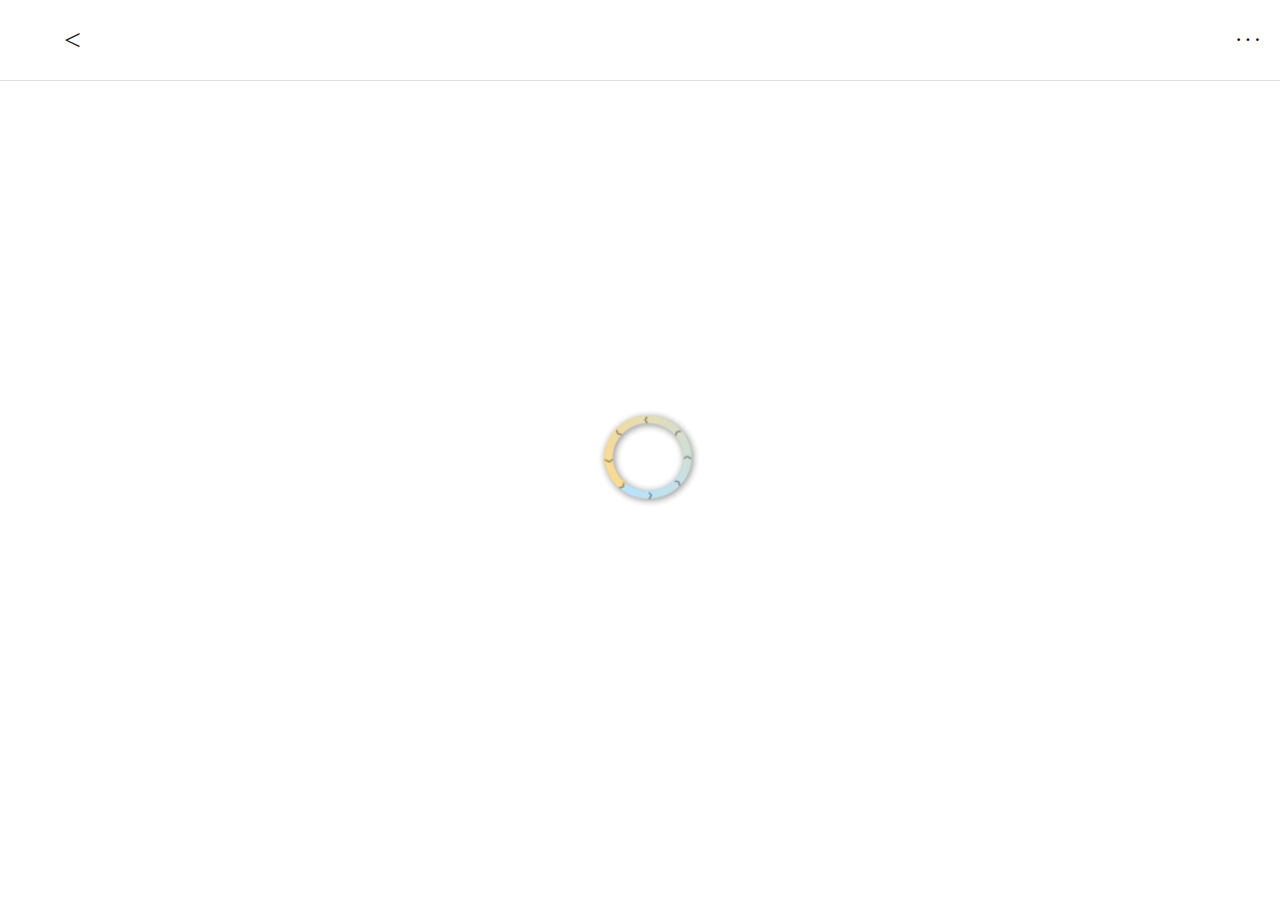
<file: 2017.11.30/particulars.html>
<!DOCTYPE html>
<html lang="en">
<head>
    <meta charset="UTF-8">
    <title>Title</title>
    <meta name="viewport"
          content="width=device-width, user-scalable=no, initial-scale=1.0, maximum-scale=1.0, minimum-scale=1.0">
    <link rel="stylesheet" href="css/particulars.css">
    <script src="js/jquery-3.0.0.js"></script>
    <script src="js/rem.js"></script>
    <script src="js/particulars.js"></script>
</head>
<body>
<header>
    <div class="header">
      <div class="back">
        <
      </div>
        <span class="headspan">

        </span>

        <div class="more">· · ·</div>
    </div>

</header>
<div id="gd">
    <img src="f1.gif" alt="">
</div>
<div id="xiangqing">

</div>
</body>
</html>
</file>
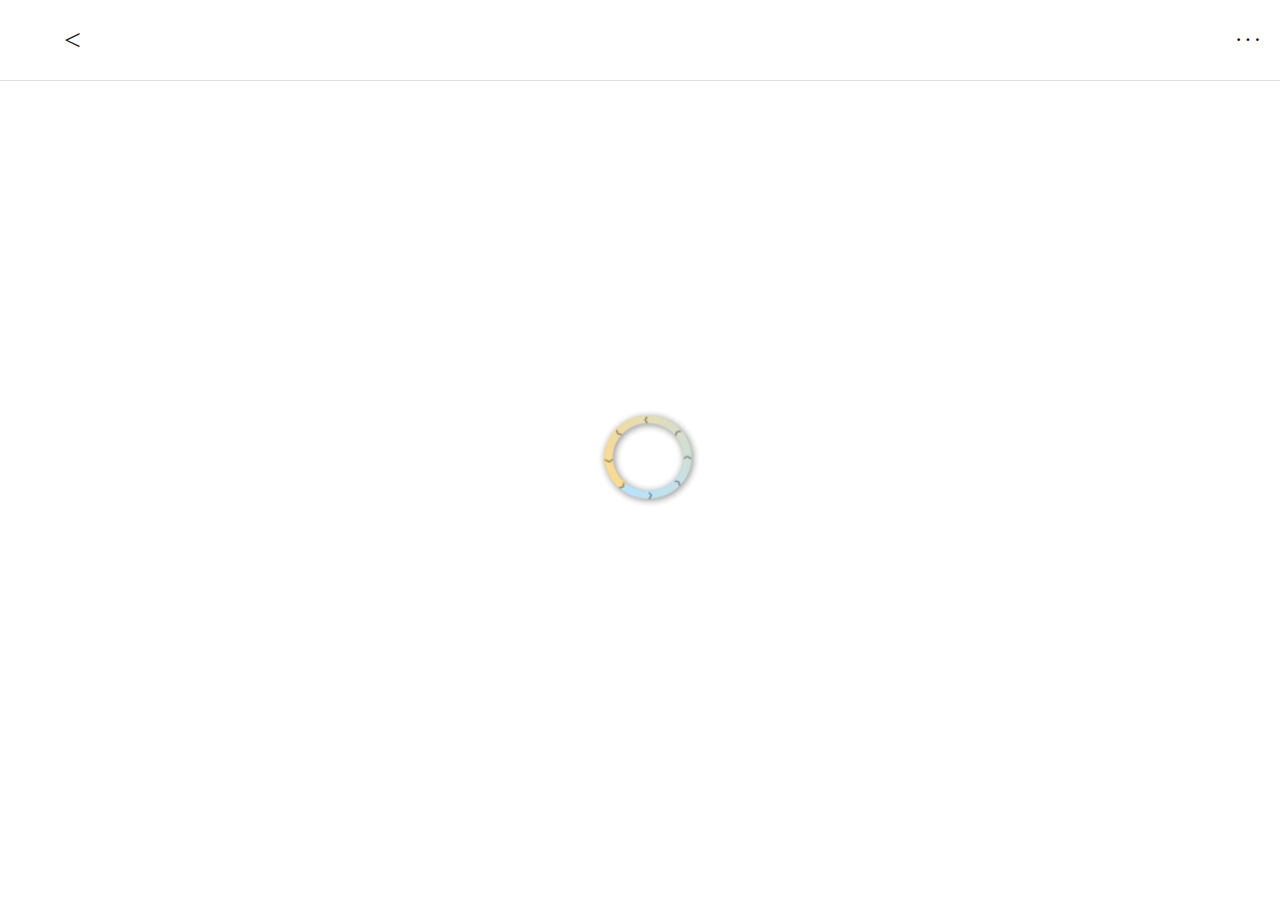
<file: 2017.11.30/particulars2.html>
<!DOCTYPE html>
<html lang="en">
<head>
    <meta charset="UTF-8">
    <title>Title</title>
    <meta name="viewport"
          content="width=device-width, user-scalable=no, initial-scale=1.0, maximum-scale=1.0, minimum-scale=1.0">
    <link rel="stylesheet" href="css/particulars.css">
    <script src="js/jquery-3.0.0.js"></script>
    <script src="js/rem.js"></script>
    <script src="js/particulars2.js"></script>
</head>
<body>
<header>
    <div class="header">
      <div class="back">
        <
      </div>
        <span class="headspan">

        </span>

        <div class="more">· · ·</div>
    </div>

</header>
<div id="gd">
    <img src="f1.gif" alt="">
</div>
<div id="xiangqing">

</div>
</body>
</html>
</file>
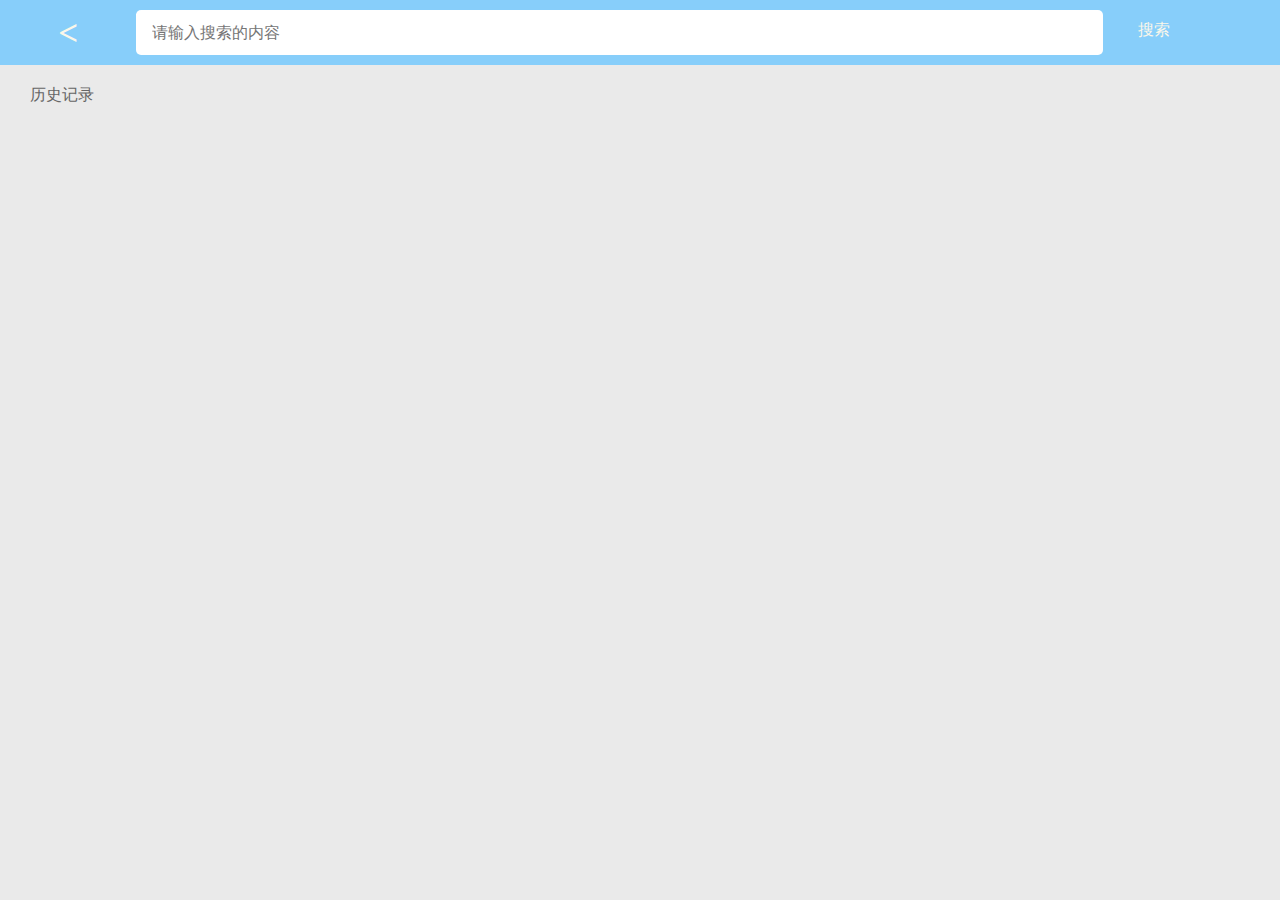
<file: 2017.11.30/search.html>
<!DOCTYPE html>
<html lang="en">
<head>
    <meta charset="UTF-8">
    <meta name="viewport"
          content="width=device-width, user-scalable=no, initial-scale=1.0, maximum-scale=1.0, minimum-scale=1.0">
    <title>Title</title>
</head>
<link rel="stylesheet" href="css/search.css">
<script src="js/jquery-3.0.0.js"></script>
<script src="js/rem.js"></script>
<script src="js/search.js"></script>
<body>
<section class="search">

    <div id="back"><div href="#javascript"><</div></div>
    <input type="text" placeholder="请输入搜索的内容">


    <div class="sosuo">搜索</div>
</section>
<div id="gd">
    <img src="f1.gif" alt="">
</div>
<div id="record">
    <p>历史记录</p>
    <div class="span"> </div>

</div>
<ul class="content" id="aaa"></ul>
</body>
</html>
</file>
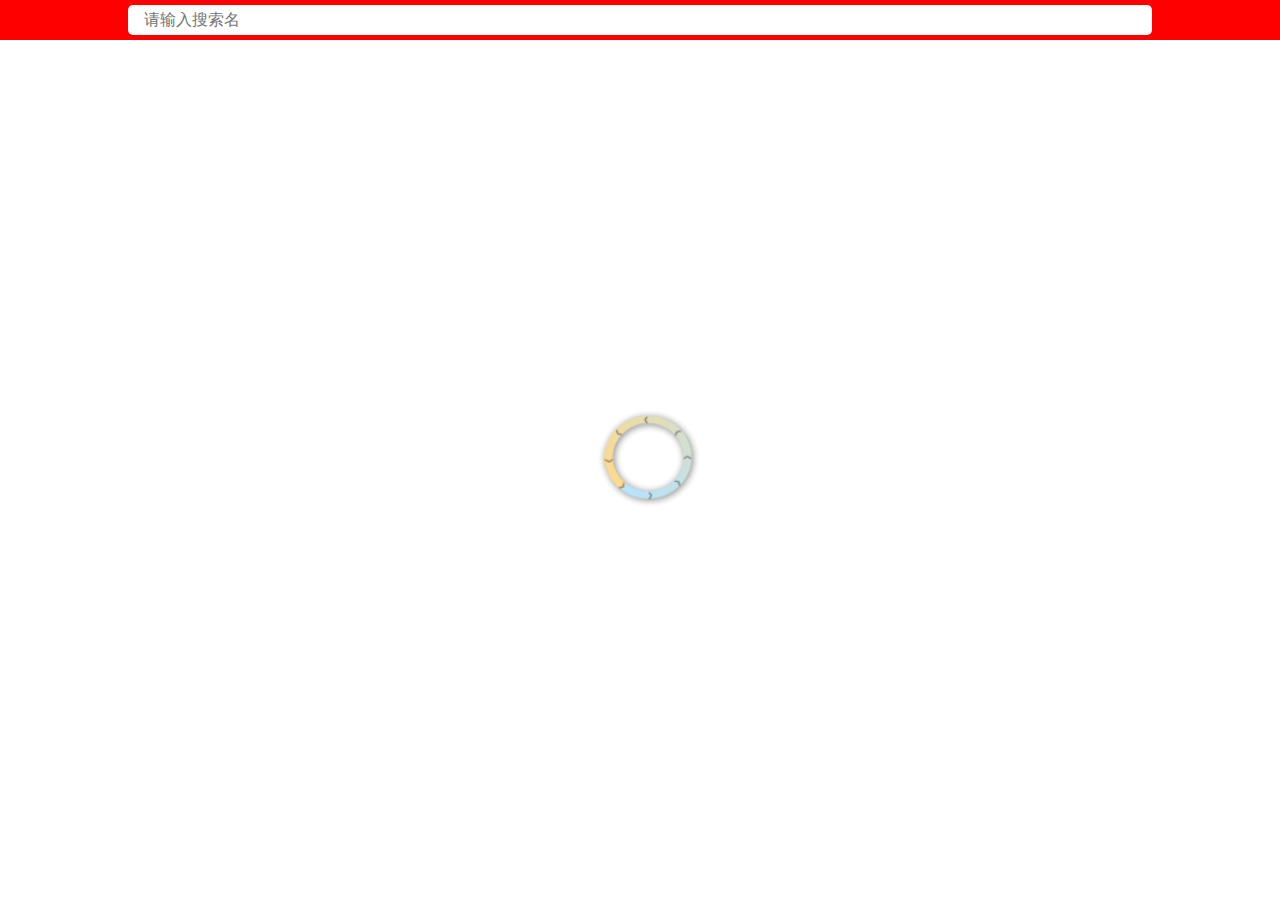
<file: 2017.11.30/xinwen.html>
<!doctype html>
<html lang="en">
<head>
    <meta charset="UTF-8">
    <meta name="viewport"
          content="width=device-width, user-scalable=no, initial-scale=1.0, maximum-scale=1.0, minimum-scale=1.0">
    <meta http-equiv="X-UA-Compatible" content="ie=edge">
    <title>新闻</title>
    <link rel="stylesheet" href="css/index.css">
    <script src="js/rem.js"></script>
    <script src="js/jquery-3.2.1.js"></script>
    <script src="js/index.js"></script>
    <script src="js/iscroll.js"></script>
    <!--<link rel="stylesheet" href="css/particulars.css">-->
</head>
<body>
<section class="search">
    <input type="text" placeholder="请输入搜索名">
</section>
<div id="gd">
    <img src="f1.gif" alt="">
</div>
<div id="wrapper">
    <div id="scroller">
        <ul>
        </ul>
    </div>
</div>
<div>
<ul class="content" id="aaa">
</ul>
    <div id="add">点击加载更多</div>
</div>

</body>
</html>
</file>
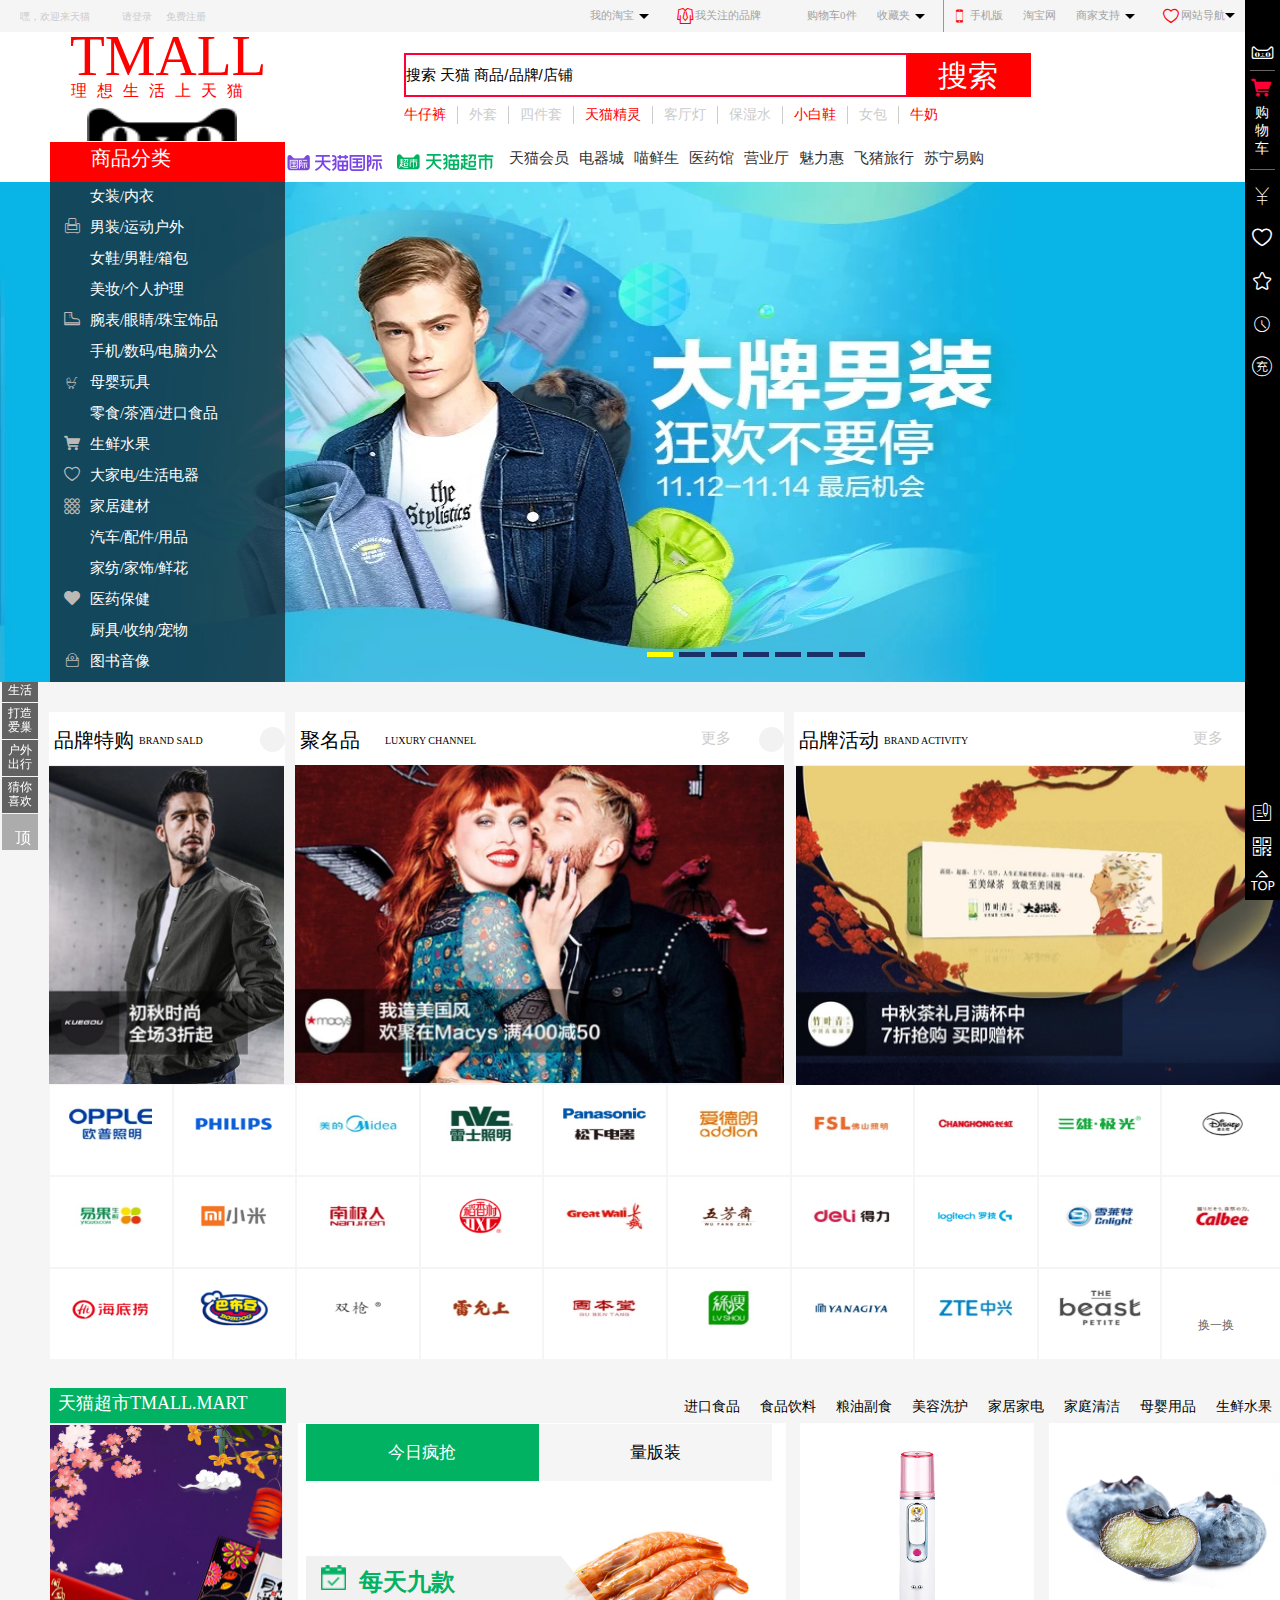
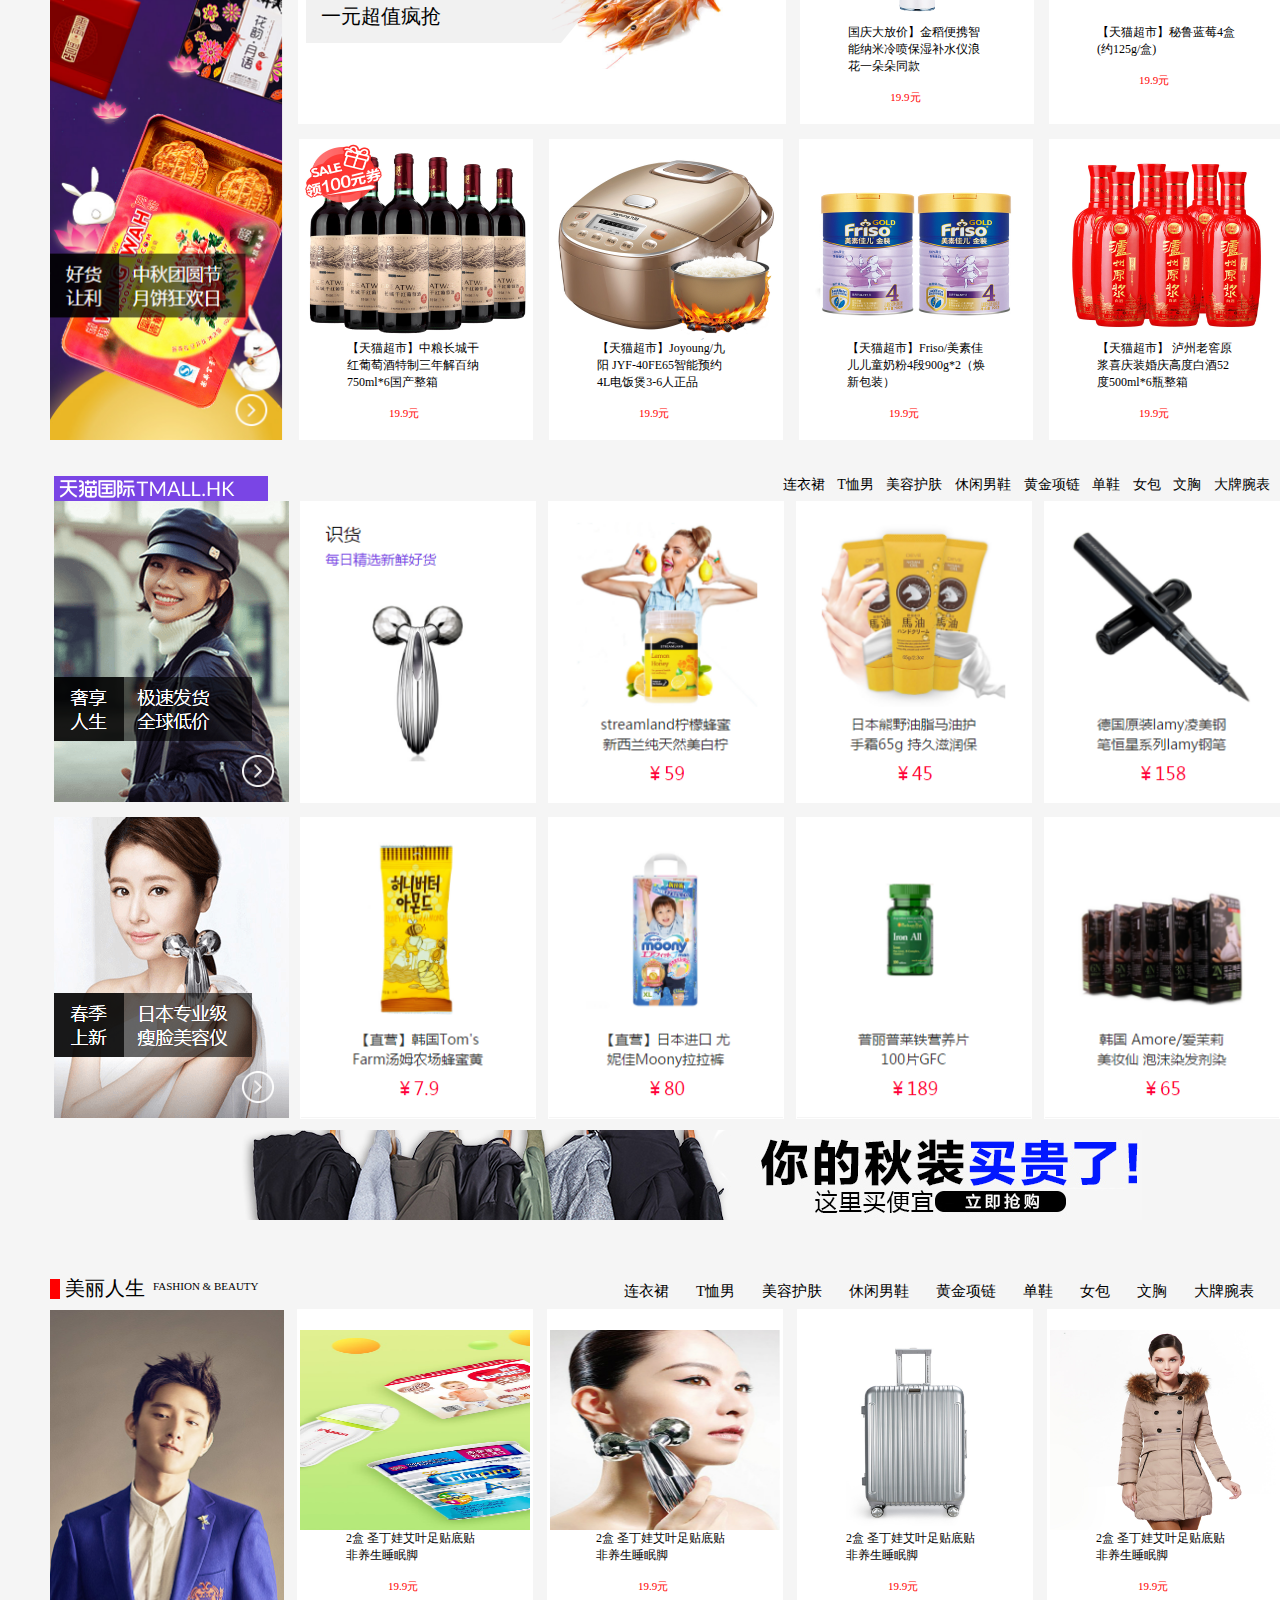
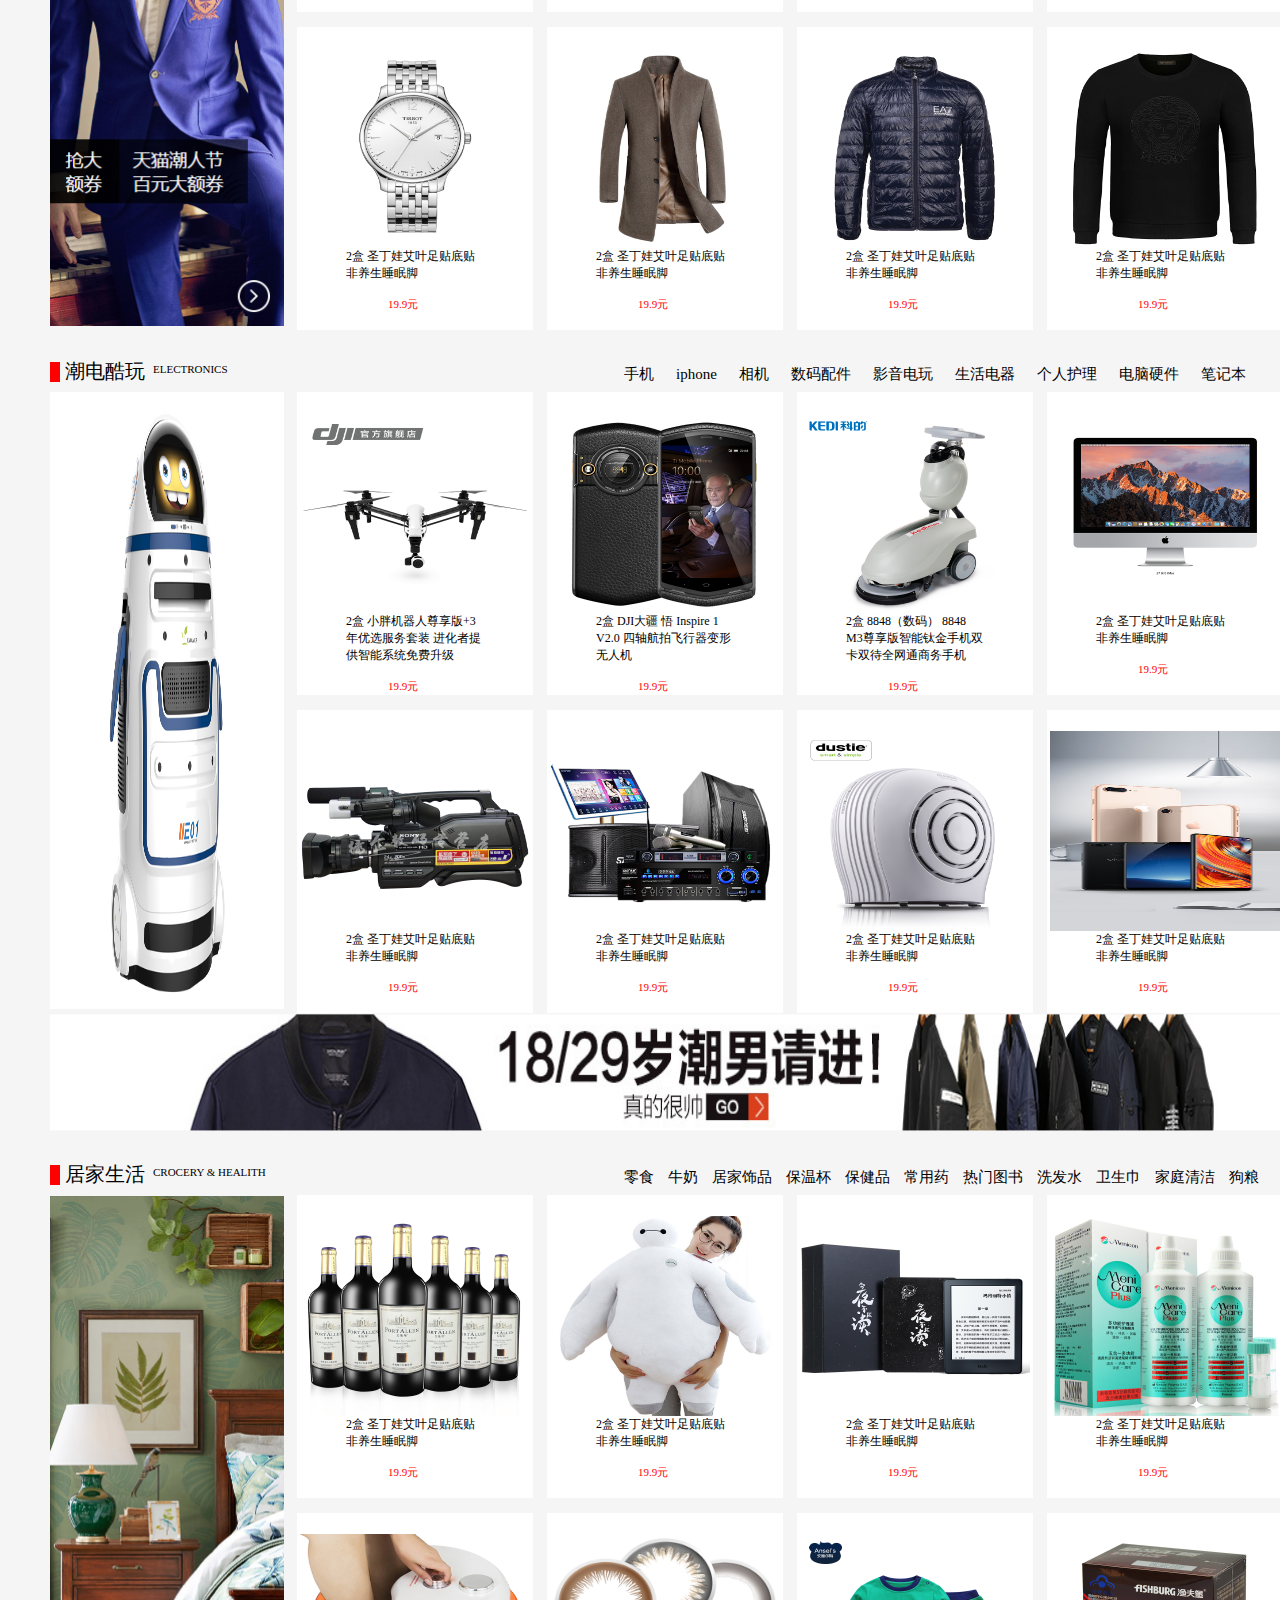
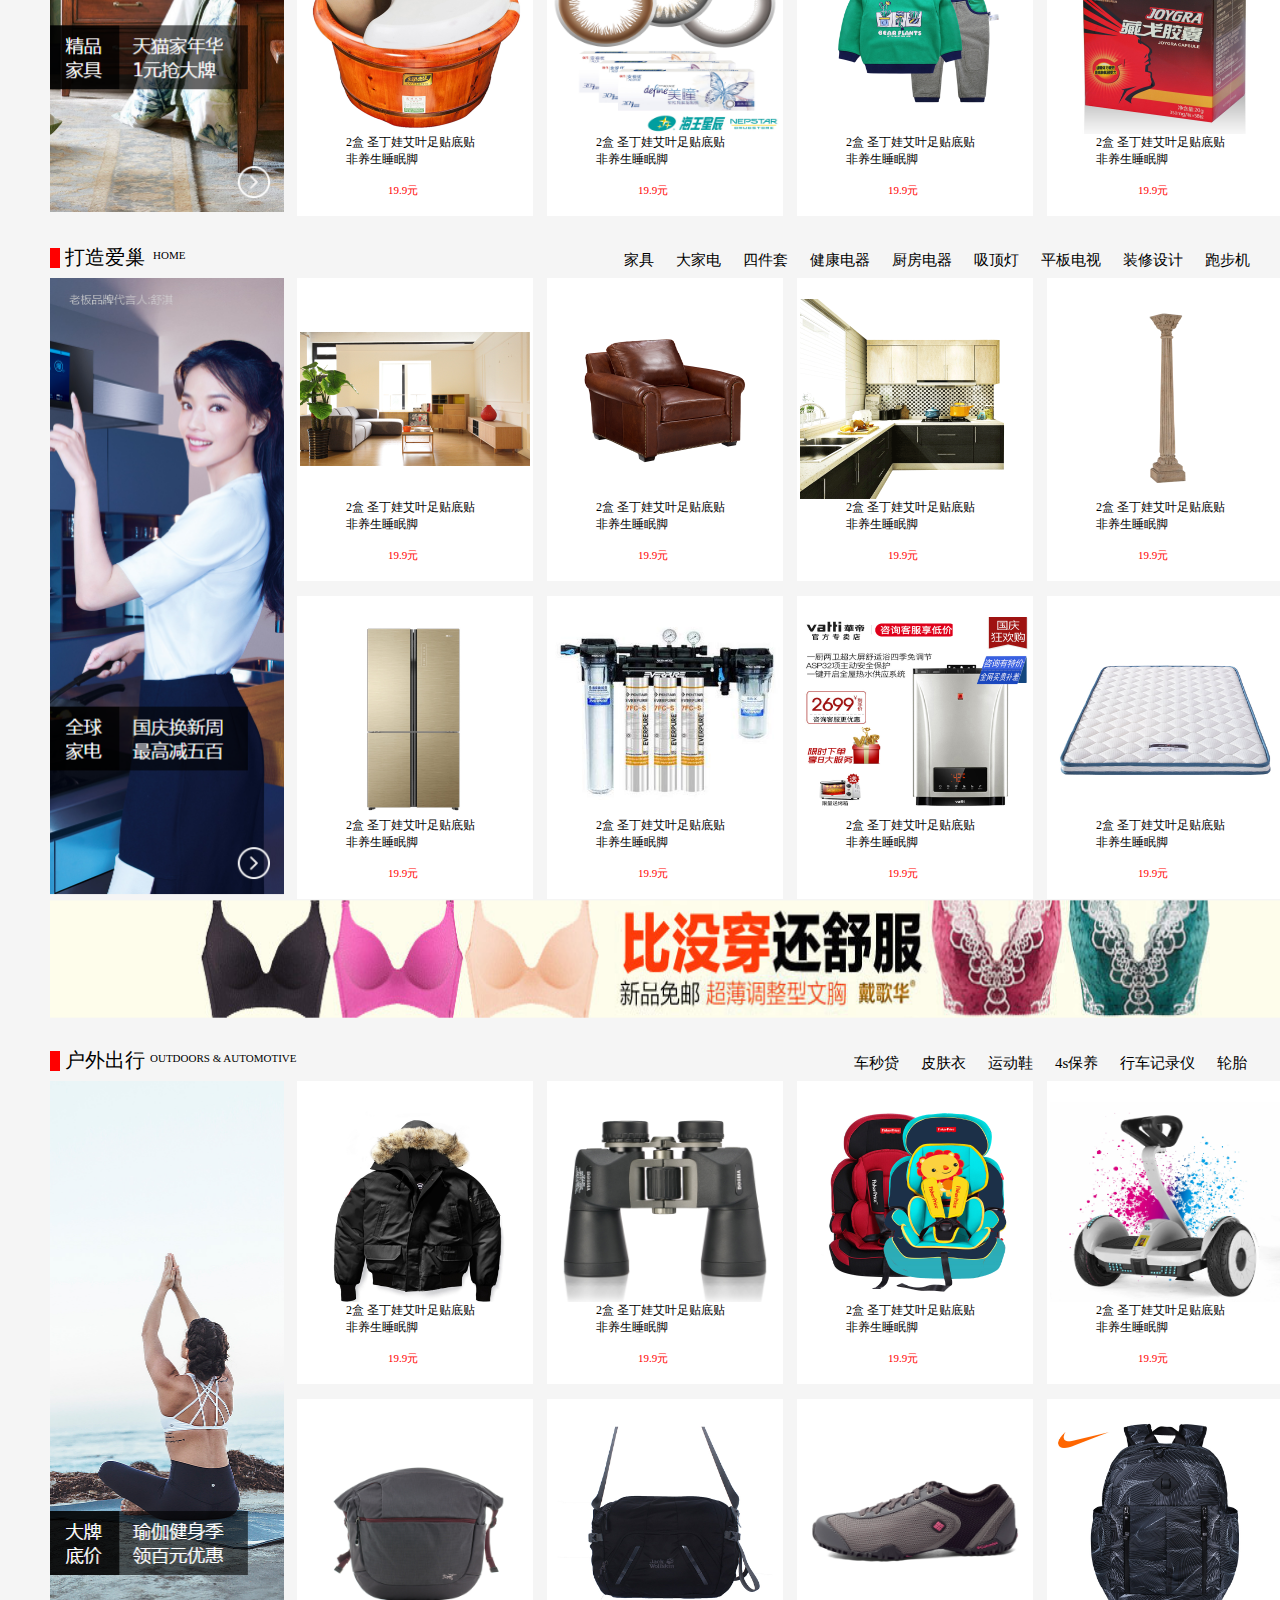
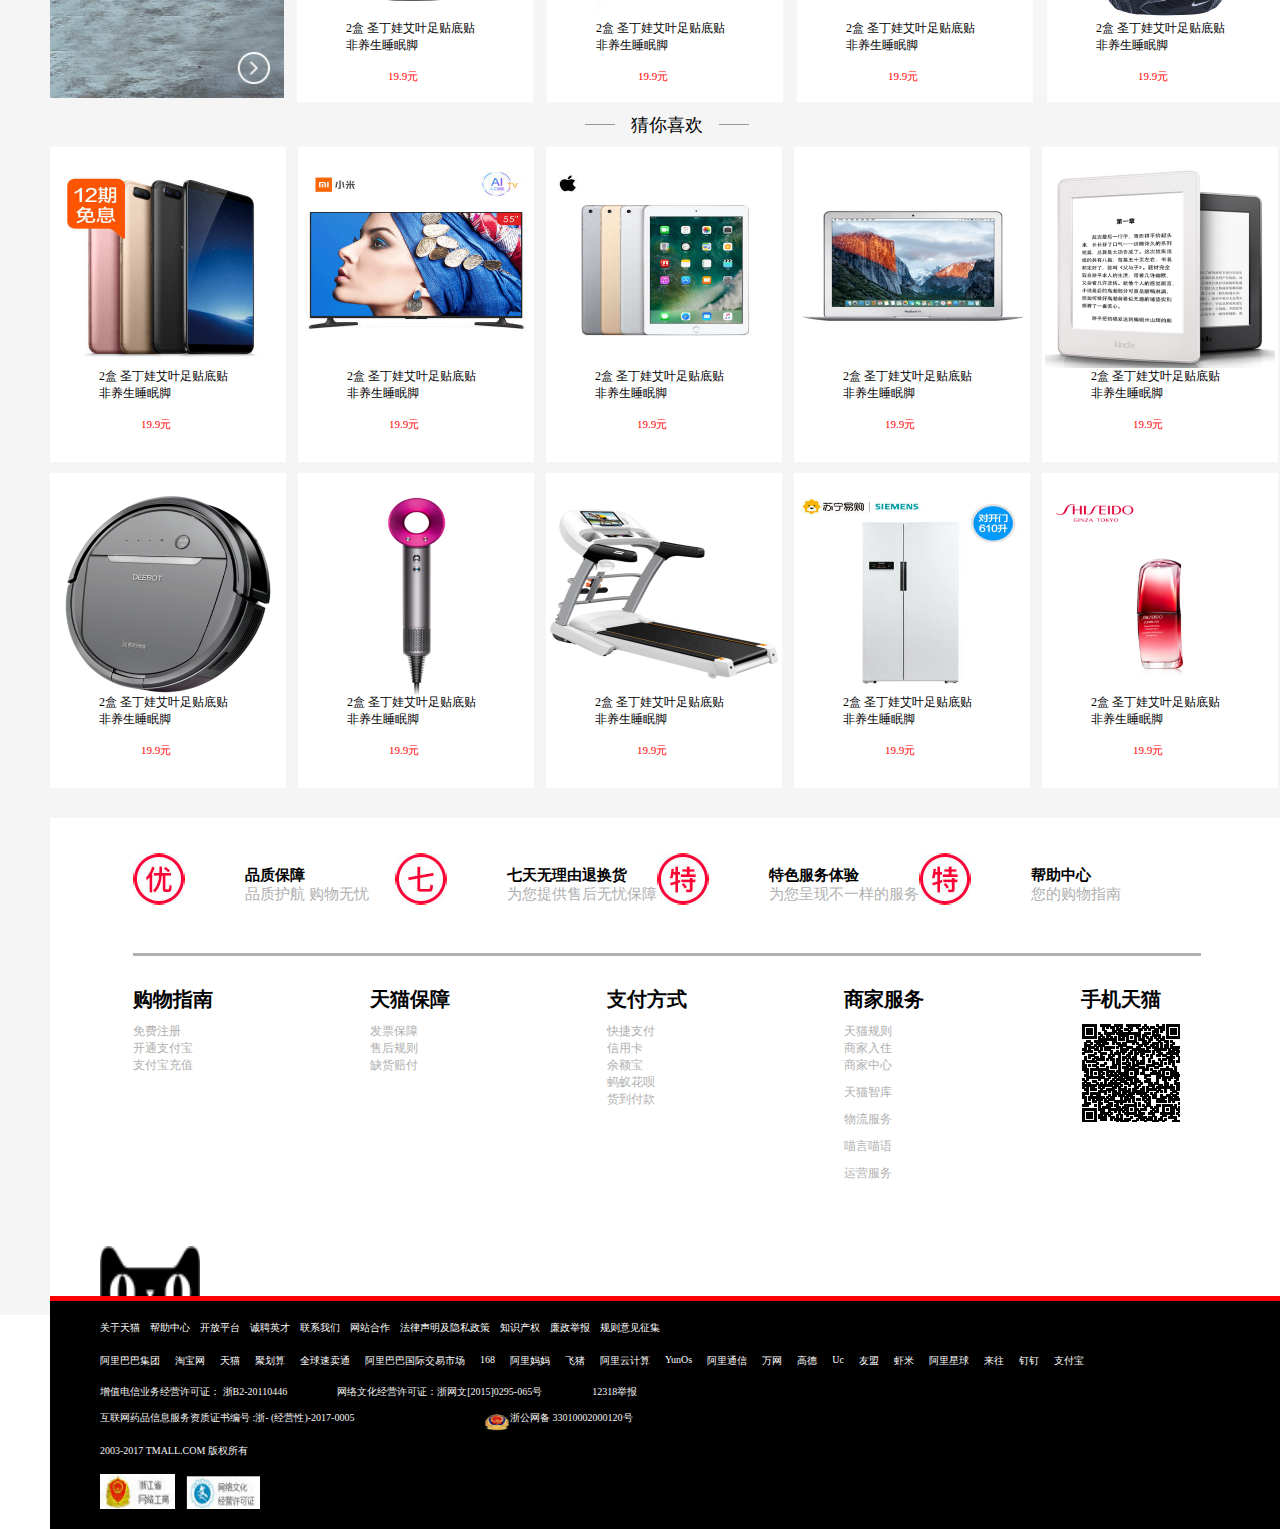
<file: 天猫/tianmao.html>
<!DOCTYPE html>
<html lang="en">
<head>
	<meta charset="UTF-8">
	<title>天猫商城</title>
	<link rel="stylesheet" href="css/tianmao.css">
	<link rel="stylesheet" href="iconfont/iconfont.css">
	 <link rel="shortcut icon" href="img/tmall_wireless_128px_1186958_easyicon.net.ico">
	<script src="js/jquery-3.2.1.js"></script>
	<script src="js/tianmao.js"></script>
	<script src="js/animate.js"></script>
</head>
<body>
	<!-- 固定导航 -->
	<div class="fff">
		<a href="javascript:;" class="mnn"><span>导航</span></a>
<ul class="a204">
	<li ><a href="javascript:;"><span>天猫超市</span></a></li>
            	<li><a href="javascript:;"><span>天猫国际</span></a></li>
            	<li><a href="javascript:;"><span>美丽人生</span></a></li>
            	<li><a href="javascript:;"><span>潮电酷玩</span></a></li>
            	<li><a href="javascript:;"><span>居家生活</span></a></li>
            	<li><a href="javascript:;"><span>打造爱巢</span></a></li>
            	<li><a href="javascript:;"><span>户外出行</span></a></li>
            	<li><a href="javascript:;"><span>猜你喜欢</span></a></li>

	</ul>
		<a href="javascript:;" class="xio"><i class="iconfont">&#xe692;</i><span>顶部</span></a>
	</div>
    <!-- 顶部导航 -->
    <div class="min">
    	<div class="dingbudao">
    		<div class="dingfu">
    			<span>TMALL</span>
    			<span>天猫</span>
    		</div>
    		<div class="dingbuda">
    			<input type="text" placeholder="搜索">
    			<span>搜索</span>
    		</div>
    	</div>
    </div>
	<!-- 顶部 -->

	<div class="header1">
		<div class="a51">
			<div class="a53">
				<a href="" class="a54">请登录</a>
				<a href="" class="a55">免费注册</a>
			</div>
			<div class="a52">
				嘿，欢迎来天猫
			</div></div>
	<div class="a170">
	<div class="a56">
			<div class="a57"><a href="">我的淘宝</a>
             <div class="wodet"><span>已买到的宝贝</span><br><span>已卖出的宝贝</span></div>
			</div>
			<div class="a58"></div>
		</div>
		<div class="a56"><i class="iconfont">&#xe608;</i><a href="">我关注的品牌</a></div>
		<div class="a56"><i class="iconfont">&#xe6c9;</i><a href="">购物车0件</a></div>
		<div class="a56">
			<div class="a57" id="cv">
			<a href="">收藏夹</a><div class="wodet1"><span>收藏的宝贝</span><br><span>收藏的店铺</span></div></div>
			<div class="a58"></div>
			</div>
		<div class="a56"><i class="iconfont">&#xe61c;</i><a href="">手机版</a>
			<div class="poi">
				<div class="lcontent"></div>
				<b></b>
			</div>
		</div>
		<div class="a56">
		<a href="">淘宝网</a></div>
		<div class="a56">
		<div class="a57">
		<a href="">商家支持</a>
		<div class="shanjia">
			<div class="baise"></div>
			<div class="shanshan">
				<div class="baohu">
				<div class="shanzi">商家：</div>
					<div class="zam">
						<div class="xiazi">商家中心</div>
						<div class="xiazi">天猫规则</div></div>
					<div class="zam">
						<div class="xiazi">商家入住</div>
						<div class="xiazi">运营服务</div></div>
					<div class="zam">
						<div class="xiazi">商家入住</div>
						<div class="xiazi">商家工具</div></div>
					<div class="zam">
						<div class="xiazi">商家入住</div>
						<div class="xiazi">喵言喵语</div></div>
				</div>
			</div>
			<div class="shanxia">
				<div class="baohu">
				<div class="shanzi">商家：</div>
				<div class="zam">
				<div class="xiazi">商家中心</div>
				<div class="xiazi">天猫规则</div></div></div>
			</div>
		</div></div>
		<div class="a58"></div></div>
		<div class="a56"><i class="iconfont">&#xe602;</i><a href="" class="mnb">网站导航</a>
			<div class="a58n"></div>
		<div class="wangzan">
			<div class="sit-h">
				<h3>热点推荐<span>Hot</span></h3>
				<ul class="sit-ren"><li><a href="">天猫国际</a></li>
				<li><a href="">天猫超市</a></li>
				<li><a href="">喵先生</a></li>
				<li><a href="">科技新品</a></li>
				<li><a href="">女装新品</a></li>
				<li><a href="">酷玩街</a></li>
				<li><a href="">内衣新品</a></li>
				<li><a href="">试美妆</a></li>
				<li><a href="">运动新品</a></li>
				<li><a href="">时尚新品</a></li>
				<li><a href="">精品妈咪</a></li>
				<li><a href="">吃了会</a></li>
				<li><a href="">企业采购</a></li>
				<li><a href="">会员积分</a></li>
				<li><a href="">天猫频道</a></li></ul>
			</div>
			<div class="sit-a">
				<h3>行业市场<span>Hot</span></h3>
				<ul class="sit-ren"><li><a href="">天猫国际</a></li>
				<li><a href="">天猫超市</a></li>
				<li><a href="">喵先生</a></li>
				<li><a href="">科技新品</a></li>
				<li><a href="">女装新品</a></li>
				<li><a href="">酷玩街</a></li>
				<li><a href="">内衣新品</a></li>
				<li><a href="">试美妆</a></li>
				<li><a href="">运动新品</a></li>
				<li><a href="">时尚新品</a></li>
				<li><a href="">精品妈咪</a></li>
				<li><a href="">吃了会</a></li>
				<li><a href="">企业采购</a></li>
				<li><a href="">会员积分</a></li>
				<li><a href="">天猫频道</a></li></ul>
			</div>
			<div class="sit-s">
				<h3>品牌风尚<span>Hot</span></h3>
				<ul class="sit-ren"><li><a href="">天猫国际</a></li>
				<li><a href="">天猫超市</a></li>
				<li><a href="">喵先生</a></li>
				<li><a href="">科技新品</a></li>
				<li><a href="">女装新品</a></li>
				<li><a href="">酷玩街</a></li>
				<li><a href="">内衣新品</a></li>
				<li><a href="">试美妆</a></li>
				<li><a href="">运动新品</a></li>
				<li><a href="">时尚新品</a></li>
				<li><a href="">精品妈咪</a></li>
				<li><a href="">吃了会</a></li>
				<li><a href="">企业采购</a></li>
				<li><a href="">会员积分</a></li>
				<li><a href="">天猫频道</a></li></ul>
			</div>
			<div class="sit-d">
				<h3>服务品牌<span>Hot</span></h3>
				<ul class="sit-ren"><li><a href="">天猫国际</a></li>
				<li><a href="">天猫超市</a></li>
				<li><a href="">喵先生</a></li>
				<li><a href="">科技新品</a></li>
				<li><a href="">女装新品</a></li>
				<li><a href="">酷玩街</a></li>
				<li><a href="">内衣新品</a></li>
				<li><a href="">试美妆</a></li>
				<li><a href="">运动新品</a></li>
				<li><a href="">时尚新品</a></li>
				<li><a href="">精品妈咪</a></li>
				<li><a href="">吃了会</a></li>
				<li><a href="">企业采购</a></li>
				<li><a href="">会员积分</a></li>
				<li><a href="">天猫频道</a></li></ul>
			</div>

		</div>
		</div>
	</div></div>
<!-- 头部 -->
	<div class="header">
		<div class="a40">
			<div class="a41">
				TMALL
			</div>
			<div class="a42">理想生活上天猫</div>
			<div class="a200">
				<img src="img/tianmao-logo.png" alt="">
			</div>
		</div>
		<div class="a43">
			<div class="a44">
				<input type="buttton" value="搜索 天猫 商品/品牌/店铺">
				<div class="a45">
					<a href="../我的主页/index.html" class="a46">搜索</a>
				</div></div>
	<ul class="a47">
		<li class="a48">
			<a href="" class="a49">牛仔裤</a>
		</li>
		<li class="a48">
			<a href="" class="a50">外套</a>
		</li>
		<li class="a48">
			<a href="" class="a50">四件套</a>
		</li>
		<li class="a48">
			<a href="" class="a49">天猫精灵</a>
		</li>
		<li class="a48">
			<a href="" class="a50">客厅灯</a>
		</li>
		<li class="a48">
			<a href="" class="a50">保湿水</a>
		</li>
		<li class="a48">
			<a href="" class="a49">小白鞋</a>
		</li>
		<li class="a48">
			<a href="" class="a50">女包</a>
		</li>
		<li class="a48">
			<a href="" class="a49">牛奶</a>
		</li>
	</ul>
			</div></div>
	<!-- 导航栏 -->
	<div class="a34">
		<div class="a133">
			<div class="a134"><i class="iconfont">&#xe615;</i>商品分类</div>
		</div>
		<div class="a35">
			<a href="" class="a36">
			<img src="img/2017-09-29_191530_03.png" alt=""></a>
			<a href="" class="a36">
			<img src="img/ji.png" alt=""></a>
			<div class="a38">
			<a href="" class="a37">天猫会员</a>
			<a href="" class="a37">电器城</a>
			<a href="" class="a37">喵鲜生</a>
			<a href="" class="a37">医药馆</a>
			<a href="" class="a37">营业厅</a>
			<a href="" class="a37">
				魅力惠
			</a>
			<a href="" class="a37">飞猪旅行</a>
			<a href="" class="a37">苏宁易购</a></div>
		</div>	
	</div>
	<div class="a20">
		<!-- 导航下下 -->
	<ul class="a21">
			<!-- 导航小图 -->
			
		<li class="a22 bne">
			<a href=""><img src="img/TB2zDuMbZnI8KJjSspeXXcwIpXa_!!125-0-luban.jpg_q100.jpg_.webp" alt="">
				
				</a>
		</li>
		<li class="a22">
			<a href=""><img src="img/TB2RYb3bgnD8KJjy1XdXXaZsVXa_!!88-0-luban.jpg_q100.jpg_.webp" alt="">
				
			</a>
		</li>
		<li class="a22">
			<a href=""><img src="img/TB2RCKFchPI8KJjSspfXXcCFXXa_!!73-0-luban.jpg_q100.jpg_.webp" alt="">
				
			</a>
		</li>
		<li class="a22">
			<a href=""><img src="img/TB2.p5.X3vD8KJjy0FlXXagBFXa_!!192-0-luban.jpg_q100.jpg_.webp" alt="">
				
			</a>
		</li>
		<li class="a22">
			<a href=""><img src="img/TB2gTgGXRTH8KJjy0FiXXcRsXXa_!!154-0-luban.jpg_q100.jpg_.webp" alt="">
				
			</a>
		</li>
		<li class="a22">
			<a href=""><img src="img/TB2_XqgaMfH8KJjy1zcXXcTzpXa_!!188-0-luban.jpg_q100.jpg_.webp" alt="">
				</a>
		</li>
		<li class="a22">
			<a href="">
				<img src="img/TB2Ww7YXpTM8KJjSZFAXXaexXXa_!!184-0-luban.jpg_q100.jpg_.webp" alt="">
			</a>
		</li></ul>
		<div class="a32">
			<a href="" class="a33" style="background: yellow"></a>
			<a href="" class="a33"></a>
			<a href="" class="a33"></a>
			<a href="" class="a33"></a>
			<a href="" class="a33"></a>
			<a href="" class="a33"></a>
			<a href="" class="a33"></a>
		</div>
	<div class="a25">
		<ul class="a30">
			<li class="a29">
				<i class="iconfont">&#xe635;</i>
			  <a href="" class="aa">女装/内衣</a>
			  <div class="kapian">
			  	<div class="kaprig">
			  		<div class="dano">
			  		<div class="danqian" ><b>当季流行></b></div>
			  		<ul class="dannei">
			  			<li>双11女装</li><li>主会场</li><li>冬季新品</li><li>商场同款</li><li>毛呢大衣</li><li>毛针织衫裤子</li><li>气质连衣裙</li><li>双11内衣</li><li>会场无痕文胸</li><li>运动文胸</li><li>潮流家居服</li><li>百搭船袜</li>
</ul></div>
<div class="dano">
			  		<div class="danqian"><b>精选上装></b></div>
			  		<ul class="dannei">
			  			<li>双11女装</li><li>主会场</li><li>冬季新品</li><li>商场同款</li><li>毛呢大衣</li><li>毛针织衫裤子</li><li>气质连衣裙</li><li>双11内衣</li><li>会场无痕文胸</li><li>运动文胸</li><li>潮流家居服</li><li>百搭船袜</li>
</ul></div>
<div class="dano">
			  		<div class="danqian"><b>浪漫裙装></b></div>
			  		<ul class="dannei">
			  			<li>双11女装</li><li>主会场</li><li>冬季新品</li><li>商场同款</li><li>毛呢大衣</li><li>毛针织衫裤子</li><li>气质连衣裙</li><li>双11内衣</li><li>会场无痕文胸</li><li>运动文胸</li><li>潮流家居服</li><li>百搭船袜</li>
</ul></div>
<div class="dano">
			  		<div class="danqian"><b>女士下装></b></div>
			  		<ul class="dannei">
			  			<li>双11女装</li><li>主会场</li><li>冬季新品</li><li>商场同款</li><li>毛呢大衣</li><li>毛针织衫裤子</li><li>气质连衣裙</li><li>双11内衣</li><li>会场无痕文胸</li><li>运动文胸</li><li>潮流家居服</li><li>百搭船袜</li>
</ul></div>
<div class="dano">
			  		<div class="danqian"><b>当特色女装></b></div>
			  		<ul class="dannei">
			  			<li>双11女装</li><li>主会场</li><li>冬季新品</li><li>商场同款</li><li>毛呢大衣</li><li>毛针织衫裤子</li><li>气质连衣裙</li><li>双11内衣</li><li>会场无痕文胸</li><li>运动文胸</li><li>潮流家居服</li><li>百搭船袜</li>
</ul></div>
<div class="dano">
			  		<div class="danqian"><b>文身塑胸></b></div>
			  		<ul class="dannei">
			  			<li>双11女装</li><li>主会场</li><li>冬季新品</li><li>商场同款</li><li>毛呢大衣</li><li>毛针织衫裤子</li>
</ul></div>
<div class="dano">
			  		<div class="danqian"><b>家居服></b></div>
			  		<ul class="dannei">
			  			<li>双11女装</li><li>主会场</li><li>冬季新品</li><li>商场同款</li><li>毛呢大衣</li><li>毛针织衫裤子</li><li>气质连衣裙</li><li>双11内衣</li><li>会场无痕文胸</li><li>运动文胸</li><li>潮流家居服</li><li>百搭船袜</li>
</ul></div>
			  	</div>
			  	<div class="kaple">
			  		<div class="kap">
			  			<ul><li><img src="img/TB1qgnQHpXXXXXvXFXXSutbFXXX.jpg_170x120q30.jpg" alt=""></li>
			  			<li><img src="img/TB1B_DcJpXXXXXWXFXXSutbFXXX.jpg_170x120q30.jpg" alt=""></li>
			  			<li><img src="img/T1gRqVXk4fXXb1upjX.jpg_170x120q30.jpg" alt=""></li>
			  			<li><img src="img/TB1wNJAHFXXXXc7XpXXSutbFXXX.jpg_170x120q30.jpg" alt=""></li>
			  			<li><img src="img/TB1w472LFXXXXXwXVXXSutbFXXX.jpg_170x120q30.jpg" alt=""></li>
			  			<li><img src="img/TB1fETUHpXXXXbmapXXwu0bFXXX.png_170x120q30.jpg" alt=""></li>
			  			<li><img src="img/TB1UJIfJXXXXXctaXXXSutbFXXX.jpg_170x120q30.jpg" alt=""></li>
			  			<li><img src="img/TB1FfxjHFXXXXbWaXXXSutbFXXX.jpg_170x120q30.jpg" alt=""></li>
			  			<li><img src="img/TB18XAnIVXXXXclXXXXSutbFXXX.jpg_170x120q30.jpg" alt=""></li>
			  			<li><img src="img/TB18nTOLVXXXXc5XXXXXXXXXXXX-1000-500.jpg_170x120q30.jpg" alt=""></li>
			  			<li><img src="img/TB1wzzFLVXXXXbXXFXXXXXXXXXX-400-200.jpg_170x120q30.jpg" alt=""></li>
			  			<li><img src="img/TB1wzzFLVXXXXbXXFXXXXXXXXXX-400-200.jpg_170x120q30.jpg" alt=""></li>
			  			<li><img src="img/TB17DDrLVXXXXbOaXXXXXXXXXXX-1000-500.jpg_170x120q30.jpg" alt=""></li>
			  			<li><img src="img/TB1dSYULVXXXXXlXXXXXXXXXXXX-1000-500.jpg_170x120q30.jpg" alt=""></li>
			  			<li><img src="img/TB1xPvNLVXXXXXDXpXXXXXXXXXX-1000-500.jpg_170x120q30.jpg" alt=""></li>
			  			<li><img src="img/TB1tBlBMXXXXXXaXFXXSutbFXXX.jpg_170x120q30.jpg" alt=""></li></ul>
			  			<div class="sutui">
			  				<img src="img/TB1xnkQKVXXXXaJXXXXXXXXXXXX-378-174.jpg" alt="">
			  			</div>
		
			  		
			  		</div>
			  	</div>
			  </div>
			</li>
			<li class="a29">
				<i class="iconfont">&#xe601;</i>
				<a href="" class="ab">男装/运动户外</a>
				<div class="kapian">
			  	<div class="kaprig">
			  		<div class="dano">
			  		<div class="danqian" ><b>当季流行></b></div>
			  		<ul class="dannei">
			  			<li>双11女装</li><li>主会场</li><li>冬季新品</li><li>商场同款</li><li>毛呢大衣</li><li>毛针织衫裤子</li><li>气质连衣裙</li><li>双11内衣</li><li>会场无痕文胸</li><li>运动文胸</li><li>潮流家居服</li><li>百搭船袜</li>
</ul></div>
<div class="dano">
			  		<div class="danqian"><b>精选上装></b></div>
			  		<ul class="dannei">
			  			<li>双11女装</li><li>主会场</li><li>冬季新品</li><li>商场同款</li><li>毛呢大衣</li><li>毛针织衫裤子</li><li>气质连衣裙</li><li>双11内衣</li><li>会场无痕文胸</li><li>运动文胸</li><li>潮流家居服</li><li>百搭船袜</li>
</ul></div>
<div class="dano">
			  		<div class="danqian"><b>浪漫裙装></b></div>
			  		<ul class="dannei">
			  			<li>双11女装</li><li>主会场</li><li>冬季新品</li><li>商场同款</li><li>毛呢大衣</li><li>毛针织衫裤子</li><li>气质连衣裙</li><li>双11内衣</li><li>会场无痕文胸</li><li>运动文胸</li><li>潮流家居服</li><li>百搭船袜</li>
</ul></div>
<div class="dano">
			  		<div class="danqian"><b>女士下装></b></div>
			  		<ul class="dannei">
			  			<li>双11女装</li><li>主会场</li><li>冬季新品</li><li>商场同款</li><li>毛呢大衣</li><li>毛针织衫裤子</li><li>气质连衣裙</li><li>双11内衣</li><li>会场无痕文胸</li><li>运动文胸</li><li>潮流家居服</li><li>百搭船袜</li>
</ul></div>
<div class="dano">
			  		<div class="danqian"><b>当特色女装></b></div>
			  		<ul class="dannei">
			  			<li>双11女装</li><li>主会场</li><li>冬季新品</li><li>商场同款</li><li>毛呢大衣</li><li>毛针织衫裤子</li><li>气质连衣裙</li><li>双11内衣</li><li>会场无痕文胸</li><li>运动文胸</li><li>潮流家居服</li><li>百搭船袜</li>
</ul></div>
<div class="dano">
			  		<div class="danqian"><b>文身塑胸></b></div>
			  		<ul class="dannei">
			  			<li>双11女装</li><li>主会场</li><li>冬季新品</li><li>商场同款</li><li>毛呢大衣</li><li>毛针织衫裤子</li><li>气质连衣裙</li><li>双11内衣</li><li>会场无痕文胸</li><li>运动文胸</li><li>潮流家居服</li><li>百搭船袜</li>
</ul></div>
<div class="dano">
			  		<div class="danqian"><b>家居服></b></div>
			  		<ul class="dannei">
			  			<li>双11女装</li><li>主会场</li><li>冬季新品</li><li>商场同款</li><li>毛呢大衣</li><li>毛针织衫裤子</li><li>气质连衣裙</li><li>双11内衣</li><li>会场无痕文胸</li><li>运动文胸</li><li>潮流家居服</li><li>百搭船袜</li>
</ul></div>
			  	</div>
			  	<div class="kaple">
			  		<div class="kap">
			  			<ul><li><img src="img/TB1qgnQHpXXXXXvXFXXSutbFXXX.jpg_170x120q30.jpg" alt=""></li>
			  			<li><img src="img/TB1B_DcJpXXXXXWXFXXSutbFXXX.jpg_170x120q30.jpg" alt=""></li>
			  			<li><img src="img/T1gRqVXk4fXXb1upjX.jpg_170x120q30.jpg" alt=""></li>
			  			<li><img src="img/TB1wNJAHFXXXXc7XpXXSutbFXXX.jpg_170x120q30.jpg" alt=""></li>
			  			<li><img src="img/TB1w472LFXXXXXwXVXXSutbFXXX.jpg_170x120q30.jpg" alt=""></li>
			  			<li><img src="img/TB1fETUHpXXXXbmapXXwu0bFXXX.png_170x120q30.jpg" alt=""></li>
			  			<li><img src="img/TB1UJIfJXXXXXctaXXXSutbFXXX.jpg_170x120q30.jpg" alt=""></li>
			  			<li><img src="img/TB1FfxjHFXXXXbWaXXXSutbFXXX.jpg_170x120q30.jpg" alt=""></li>
			  			<li><img src="img/TB18XAnIVXXXXclXXXXSutbFXXX.jpg_170x120q30.jpg" alt=""></li>
			  			<li><img src="img/TB18nTOLVXXXXc5XXXXXXXXXXXX-1000-500.jpg_170x120q30.jpg" alt=""></li>
			  			<li><img src="img/TB1wzzFLVXXXXbXXFXXXXXXXXXX-400-200.jpg_170x120q30.jpg" alt=""></li>
			  			<li><img src="img/TB1wzzFLVXXXXbXXFXXXXXXXXXX-400-200.jpg_170x120q30.jpg" alt=""></li>
			  			<li><img src="img/TB17DDrLVXXXXbOaXXXXXXXXXXX-1000-500.jpg_170x120q30.jpg" alt=""></li>
			  			<li><img src="img/TB1dSYULVXXXXXlXXXXXXXXXXXX-1000-500.jpg_170x120q30.jpg" alt=""></li>
			  			<li><img src="img/TB1xPvNLVXXXXXDXpXXXXXXXXXX-1000-500.jpg_170x120q30.jpg" alt=""></li>
			  			<li><img src="img/TB1tBlBMXXXXXXaXFXXSutbFXXX.jpg_170x120q30.jpg" alt=""></li></ul>
			  			<div class="sutui">
			  				<img src="img/TB1xnkQKVXXXXaJXXXXXXXXXXXX-378-174.jpg" alt="">
			  			</div>
		
			  		
			  		</div>
			  	</div>
			  </div>
			</li>
			<li class="a29">
				<i class="iconfont">&#xe650;</i>
				<a href="" class="ac">女鞋/男鞋/箱包</a>
				<div class="kapian">
			  	<div class="kaprig">
			  		<div class="dano">
			  		<div class="danqian" ><b>当季流行></b></div>
			  		<ul class="dannei">
			  			<li>双11女装</li><li>主会场</li><li>冬季新品</li><li>商场同款</li><li>毛呢大衣</li><li>毛针织衫裤子</li><li>气质连衣裙</li><li>双11内衣</li><li>会场无痕文胸</li><li>运动文胸</li><li>潮流家居服</li><li>百搭船袜</li>
</ul></div>
<div class="dano">
			  		<div class="danqian"><b>精选上装></b></div>
			  		<ul class="dannei">
			  			<li>双11女装</li><li>主会场</li><li>冬季新品</li><li>商场同款</li><li>毛呢大衣</li><li>毛针织衫裤子</li><li>气质连衣裙</li><li>双11内衣</li><li>会场无痕文胸</li><li>运动文胸</li><li>潮流家居服</li><li>百搭船袜</li>
</ul></div>
<div class="dano">
			  		<div class="danqian"><b>浪漫裙装></b></div>
			  		<ul class="dannei">
			  			<li>双11女装</li><li>主会场</li><li>冬季新品</li><li>商场同款</li><li>毛呢大衣</li><li>毛针织衫裤子</li><li>气质连衣裙</li><li>双11内衣</li><li>会场无痕文胸</li><li>运动文胸</li><li>潮流家居服</li><li>百搭船袜</li>
</ul></div>
<div class="dano">
			  		<div class="danqian"><b>女士下装></b></div>
			  		<ul class="dannei">
			  			<li>双11女装</li><li>主会场</li><li>冬季新品</li><li>商场同款</li><li>毛呢大衣</li><li>毛针织衫裤子</li><li>气质连衣裙</li><li>双11内衣</li><li>会场无痕文胸</li><li>运动文胸</li><li>潮流家居服</li><li>百搭船袜</li>
</ul></div>
<div class="dano">
			  		<div class="danqian"><b>当特色女装></b></div>
			  		<ul class="dannei">
			  			<li>双11女装</li><li>主会场</li><li>冬季新品</li><li>商场同款</li><li>毛呢大衣</li><li>毛针织衫裤子</li><li>气质连衣裙</li><li>双11内衣</li><li>会场无痕文胸</li><li>运动文胸</li><li>潮流家居服</li><li>百搭船袜</li>
</ul></div>
<div class="dano">
			  		<div class="danqian"><b>文身塑胸></b></div>
			  		<ul class="dannei">
			  			<li>双11女装</li><li>主会场</li><li>冬季新品</li><li>商场同款</li><li>毛呢大衣</li><li>毛针织衫裤子</li><li>气质连衣裙</li><li>双11内衣</li><li>会场无痕文胸</li><li>运动文胸</li><li>潮流家居服</li><li>百搭船袜</li>
</ul></div>
<div class="dano">
			  		<div class="danqian"><b>家居服></b></div>
			  		<ul class="dannei">
			  			<li>双11女装</li><li>主会场</li><li>冬季新品</li><li>商场同款</li><li>毛呢大衣</li><li>毛针织衫裤子</li><li>气质连衣裙</li><li>双11内衣</li><li>会场无痕文胸</li><li>运动文胸</li><li>潮流家居服</li><li>百搭船袜</li>
</ul></div>
			  	</div>
			  	<div class="kaple">
			  		<div class="kap">
			  			<ul><li><img src="img/TB1qgnQHpXXXXXvXFXXSutbFXXX.jpg_170x120q30.jpg" alt=""></li>
			  			<li><img src="img/TB1B_DcJpXXXXXWXFXXSutbFXXX.jpg_170x120q30.jpg" alt=""></li>
			  			<li><img src="img/T1gRqVXk4fXXb1upjX.jpg_170x120q30.jpg" alt=""></li>
			  			<li><img src="img/TB1wNJAHFXXXXc7XpXXSutbFXXX.jpg_170x120q30.jpg" alt=""></li>
			  			<li><img src="img/TB1w472LFXXXXXwXVXXSutbFXXX.jpg_170x120q30.jpg" alt=""></li>
			  			<li><img src="img/TB1fETUHpXXXXbmapXXwu0bFXXX.png_170x120q30.jpg" alt=""></li>
			  			<li><img src="img/TB1UJIfJXXXXXctaXXXSutbFXXX.jpg_170x120q30.jpg" alt=""></li>
			  			<li><img src="img/TB1FfxjHFXXXXbWaXXXSutbFXXX.jpg_170x120q30.jpg" alt=""></li>
			  			<li><img src="img/TB18XAnIVXXXXclXXXXSutbFXXX.jpg_170x120q30.jpg" alt=""></li>
			  			<li><img src="img/TB18nTOLVXXXXc5XXXXXXXXXXXX-1000-500.jpg_170x120q30.jpg" alt=""></li>
			  			<li><img src="img/TB1wzzFLVXXXXbXXFXXXXXXXXXX-400-200.jpg_170x120q30.jpg" alt=""></li>
			  			<li><img src="img/TB1wzzFLVXXXXbXXFXXXXXXXXXX-400-200.jpg_170x120q30.jpg" alt=""></li>
			  			<li><img src="img/TB17DDrLVXXXXbOaXXXXXXXXXXX-1000-500.jpg_170x120q30.jpg" alt=""></li>
			  			<li><img src="img/TB1dSYULVXXXXXlXXXXXXXXXXXX-1000-500.jpg_170x120q30.jpg" alt=""></li>
			  			<li><img src="img/TB1xPvNLVXXXXXDXpXXXXXXXXXX-1000-500.jpg_170x120q30.jpg" alt=""></li>
			  			<li><img src="img/TB1tBlBMXXXXXXaXFXXSutbFXXX.jpg_170x120q30.jpg" alt=""></li></ul>
			  			<div class="sutui">
			  				<img src="img/TB1xnkQKVXXXXaJXXXXXXXXXXXX-378-174.jpg" alt="">
			  			</div>
		
			  		
			  		</div>
			  	</div>
			  </div>

			</li>
			<li class="a29">
				<i class="iconfont">&#xe776;</i>
				<a href="" class="ad">美妆/个人护理</a>
				<div class="kapian">
			  	<div class="kaprig">
			  		<div class="dano">
			  		<div class="danqian" ><b>当季流行></b></div>
			  		<ul class="dannei">
			  			<li>双11女装</li><li>主会场</li><li>冬季新品</li><li>商场同款</li><li>毛呢大衣</li><li>毛针织衫裤子</li><li>气质连衣裙</li><li>双11内衣</li><li>会场无痕文胸</li><li>运动文胸</li><li>潮流家居服</li><li>百搭船袜</li>
</ul></div>
<div class="dano">
			  		<div class="danqian"><b>精选上装></b></div>
			  		<ul class="dannei">
			  			<li>双11女装</li><li>主会场</li><li>冬季新品</li><li>商场同款</li><li>毛呢大衣</li><li>毛针织衫裤子</li><li>气质连衣裙</li><li>双11内衣</li><li>会场无痕文胸</li><li>运动文胸</li><li>潮流家居服</li><li>百搭船袜</li>
</ul></div>
<div class="dano">
			  		<div class="danqian"><b>浪漫裙装></b></div>
			  		<ul class="dannei">
			  			<li>双11女装</li><li>主会场</li><li>冬季新品</li><li>商场同款</li><li>毛呢大衣</li><li>毛针织衫裤子</li><li>气质连衣裙</li><li>双11内衣</li><li>会场无痕文胸</li><li>运动文胸</li><li>潮流家居服</li><li>百搭船袜</li>
</ul></div>
<div class="dano">
			  		<div class="danqian"><b>女士下装></b></div>
			  		<ul class="dannei">
			  			<li>双11女装</li><li>主会场</li><li>冬季新品</li><li>商场同款</li><li>毛呢大衣</li><li>毛针织衫裤子</li><li>气质连衣裙</li><li>双11内衣</li><li>会场无痕文胸</li><li>运动文胸</li><li>潮流家居服</li><li>百搭船袜</li>
</ul></div>
<div class="dano">
			  		<div class="danqian"><b>当特色女装></b></div>
			  		<ul class="dannei">
			  			<li>双11女装</li><li>主会场</li><li>冬季新品</li><li>商场同款</li><li>毛呢大衣</li><li>毛针织衫裤子</li><li>气质连衣裙</li><li>双11内衣</li><li>会场无痕文胸</li><li>运动文胸</li><li>潮流家居服</li><li>百搭船袜</li>
</ul></div>
<div class="dano">
			  		<div class="danqian"><b>文身塑胸></b></div>
			  		<ul class="dannei">
			  			<li>双11女装</li><li>主会场</li><li>冬季新品</li><li>商场同款</li><li>毛呢大衣</li><li>毛针织衫裤子</li><li>气质连衣裙</li><li>双11内衣</li><li>会场无痕文胸</li><li>运动文胸</li><li>潮流家居服</li><li>百搭船袜</li>
</ul></div>
<div class="dano">
			  		<div class="danqian"><b>家居服></b></div>
			  		<ul class="dannei">
			  			<li>双11女装</li><li>主会场</li><li>冬季新品</li><li>商场同款</li><li>毛呢大衣</li><li>毛针织衫裤子</li><li>气质连衣裙</li><li>双11内衣</li><li>会场无痕文胸</li><li>运动文胸</li><li>潮流家居服</li><li>百搭船袜</li>
</ul></div>
			  	</div>
			  	<div class="kaple">
			  		<div class="kap">
			  			<ul><li><img src="img/TB1qgnQHpXXXXXvXFXXSutbFXXX.jpg_170x120q30.jpg" alt=""></li>
			  			<li><img src="img/TB1B_DcJpXXXXXWXFXXSutbFXXX.jpg_170x120q30.jpg" alt=""></li>
			  			<li><img src="img/T1gRqVXk4fXXb1upjX.jpg_170x120q30.jpg" alt=""></li>
			  			<li><img src="img/TB1wNJAHFXXXXc7XpXXSutbFXXX.jpg_170x120q30.jpg" alt=""></li>
			  			<li><img src="img/TB1w472LFXXXXXwXVXXSutbFXXX.jpg_170x120q30.jpg" alt=""></li>
			  			<li><img src="img/TB1fETUHpXXXXbmapXXwu0bFXXX.png_170x120q30.jpg" alt=""></li>
			  			<li><img src="img/TB1UJIfJXXXXXctaXXXSutbFXXX.jpg_170x120q30.jpg" alt=""></li>
			  			<li><img src="img/TB1FfxjHFXXXXbWaXXXSutbFXXX.jpg_170x120q30.jpg" alt=""></li>
			  			<li><img src="img/TB18XAnIVXXXXclXXXXSutbFXXX.jpg_170x120q30.jpg" alt=""></li>
			  			<li><img src="img/TB18nTOLVXXXXc5XXXXXXXXXXXX-1000-500.jpg_170x120q30.jpg" alt=""></li>
			  			<li><img src="img/TB1wzzFLVXXXXbXXFXXXXXXXXXX-400-200.jpg_170x120q30.jpg" alt=""></li>
			  			<li><img src="img/TB1wzzFLVXXXXbXXFXXXXXXXXXX-400-200.jpg_170x120q30.jpg" alt=""></li>
			  			<li><img src="img/TB17DDrLVXXXXbOaXXXXXXXXXXX-1000-500.jpg_170x120q30.jpg" alt=""></li>
			  			<li><img src="img/TB1dSYULVXXXXXlXXXXXXXXXXXX-1000-500.jpg_170x120q30.jpg" alt=""></li>
			  			<li><img src="img/TB1xPvNLVXXXXXDXpXXXXXXXXXX-1000-500.jpg_170x120q30.jpg" alt=""></li>
			  			<li><img src="img/TB1tBlBMXXXXXXaXFXXSutbFXXX.jpg_170x120q30.jpg" alt=""></li></ul>
			  			<div class="sutui">
			  				<img src="img/TB1xnkQKVXXXXaJXXXXXXXXXXXX-378-174.jpg" alt="">
			  			</div>
		
			  		
			  		</div>
			  	</div>
			  </div>
			</li>
			<li class="a29">
				<i class="iconfont">&#xe600;</i>
				<a href="" class="ae">腕表/眼睛/珠宝饰品</a>
				<div class="kapian">
			  	<div class="kaprig">
			  		<div class="dano">
			  		<div class="danqian" ><b>当季流行></b></div>
			  		<ul class="dannei">
			  			<li>双11女装</li><li>主会场</li><li>冬季新品</li><li>商场同款</li><li>毛呢大衣</li><li>毛针织衫裤子</li><li>气质连衣裙</li><li>双11内衣</li><li>会场无痕文胸</li><li>运动文胸</li><li>潮流家居服</li><li>百搭船袜</li>
</ul></div>
<div class="dano">
			  		<div class="danqian"><b>精选上装></b></div>
			  		<ul class="dannei">
			  			<li>双11女装</li><li>主会场</li><li>冬季新品</li><li>商场同款</li><li>毛呢大衣</li><li>毛针织衫裤子</li><li>气质连衣裙</li><li>双11内衣</li><li>会场无痕文胸</li><li>运动文胸</li><li>潮流家居服</li><li>百搭船袜</li>
</ul></div>
<div class="dano">
			  		<div class="danqian"><b>浪漫裙装></b></div>
			  		<ul class="dannei">
			  			<li>双11女装</li><li>主会场</li><li>冬季新品</li><li>商场同款</li><li>毛呢大衣</li><li>毛针织衫裤子</li><li>气质连衣裙</li><li>双11内衣</li><li>会场无痕文胸</li><li>运动文胸</li><li>潮流家居服</li><li>百搭船袜</li>
</ul></div>
<div class="dano">
			  		<div class="danqian"><b>女士下装></b></div>
			  		<ul class="dannei">
			  			<li>双11女装</li><li>主会场</li><li>冬季新品</li><li>商场同款</li><li>毛呢大衣</li><li>毛针织衫裤子</li><li>气质连衣裙</li><li>双11内衣</li><li>会场无痕文胸</li><li>运动文胸</li><li>潮流家居服</li><li>百搭船袜</li>
</ul></div>
<div class="dano">
			  		<div class="danqian"><b>当特色女装></b></div>
			  		<ul class="dannei">
			  			<li>双11女装</li><li>主会场</li><li>冬季新品</li><li>商场同款</li><li>毛呢大衣</li><li>毛针织衫裤子</li><li>气质连衣裙</li><li>双11内衣</li><li>会场无痕文胸</li><li>运动文胸</li><li>潮流家居服</li><li>百搭船袜</li>
</ul></div>
<div class="dano">
			  		<div class="danqian"><b>文身塑胸></b></div>
			  		<ul class="dannei">
			  			<li>双11女装</li><li>主会场</li><li>冬季新品</li><li>商场同款</li><li>毛呢大衣</li><li>毛针织衫裤子</li><li>气质连衣裙</li><li>双11内衣</li><li>会场无痕文胸</li><li>运动文胸</li><li>潮流家居服</li><li>百搭船袜</li>
</ul></div>
<div class="dano">
			  		<div class="danqian"><b>家居服></b></div>
			  		<ul class="dannei">
			  			<li>双11女装</li><li>主会场</li><li>冬季新品</li><li>商场同款</li><li>毛呢大衣</li><li>毛针织衫裤子</li><li>气质连衣裙</li><li>双11内衣</li><li>会场无痕文胸</li><li>运动文胸</li><li>潮流家居服</li><li>百搭船袜</li>
</ul></div>
			  	</div>
			  	<div class="kaple">
			  		<div class="kap">
			  			<ul><li><img src="img/TB1qgnQHpXXXXXvXFXXSutbFXXX.jpg_170x120q30.jpg" alt=""></li>
			  			<li><img src="img/TB1B_DcJpXXXXXWXFXXSutbFXXX.jpg_170x120q30.jpg" alt=""></li>
			  			<li><img src="img/T1gRqVXk4fXXb1upjX.jpg_170x120q30.jpg" alt=""></li>
			  			<li><img src="img/TB1wNJAHFXXXXc7XpXXSutbFXXX.jpg_170x120q30.jpg" alt=""></li>
			  			<li><img src="img/TB1w472LFXXXXXwXVXXSutbFXXX.jpg_170x120q30.jpg" alt=""></li>
			  			<li><img src="img/TB1fETUHpXXXXbmapXXwu0bFXXX.png_170x120q30.jpg" alt=""></li>
			  			<li><img src="img/TB1UJIfJXXXXXctaXXXSutbFXXX.jpg_170x120q30.jpg" alt=""></li>
			  			<li><img src="img/TB1FfxjHFXXXXbWaXXXSutbFXXX.jpg_170x120q30.jpg" alt=""></li>
			  			<li><img src="img/TB18XAnIVXXXXclXXXXSutbFXXX.jpg_170x120q30.jpg" alt=""></li>
			  			<li><img src="img/TB18nTOLVXXXXc5XXXXXXXXXXXX-1000-500.jpg_170x120q30.jpg" alt=""></li>
			  			<li><img src="img/TB1wzzFLVXXXXbXXFXXXXXXXXXX-400-200.jpg_170x120q30.jpg" alt=""></li>
			  			<li><img src="img/TB1wzzFLVXXXXbXXFXXXXXXXXXX-400-200.jpg_170x120q30.jpg" alt=""></li>
			  			<li><img src="img/TB17DDrLVXXXXbOaXXXXXXXXXXX-1000-500.jpg_170x120q30.jpg" alt=""></li>
			  			<li><img src="img/TB1dSYULVXXXXXlXXXXXXXXXXXX-1000-500.jpg_170x120q30.jpg" alt=""></li>
			  			<li><img src="img/TB1xPvNLVXXXXXDXpXXXXXXXXXX-1000-500.jpg_170x120q30.jpg" alt=""></li>
			  			<li><img src="img/TB1tBlBMXXXXXXaXFXXSutbFXXX.jpg_170x120q30.jpg" alt=""></li></ul>
			  			<div class="sutui">
			  				<img src="img/TB1xnkQKVXXXXaJXXXXXXXXXXXX-378-174.jpg" alt="">
			  			</div>
		
			  		
			  		</div>
			  	</div>
			  </div>
			</li>
			<li class="a29">
				<i class="iconfont">&#xe633;</i>
				<a href="" class="af">手机/数码/电脑办公</a>
				<div class="kapian">
			  	<div class="kaprig">
			  		<div class="dano">
			  		<div class="danqian" ><b>当季流行></b></div>
			  		<ul class="dannei">
			  			<li>双11女装</li><li>主会场</li><li>冬季新品</li><li>商场同款</li><li>毛呢大衣</li><li>毛针织衫裤子</li><li>气质连衣裙</li><li>双11内衣</li><li>会场无痕文胸</li><li>运动文胸</li><li>潮流家居服</li><li>百搭船袜</li>
</ul></div>
<div class="dano">
			  		<div class="danqian"><b>精选上装></b></div>
			  		<ul class="dannei">
			  			<li>双11女装</li><li>主会场</li><li>冬季新品</li><li>商场同款</li><li>毛呢大衣</li><li>毛针织衫裤子</li><li>气质连衣裙</li><li>双11内衣</li><li>会场无痕文胸</li><li>运动文胸</li><li>潮流家居服</li><li>百搭船袜</li>
</ul></div>
<div class="dano">
			  		<div class="danqian"><b>浪漫裙装></b></div>
			  		<ul class="dannei">
			  			<li>双11女装</li><li>主会场</li><li>冬季新品</li><li>商场同款</li><li>毛呢大衣</li><li>毛针织衫裤子</li><li>气质连衣裙</li><li>双11内衣</li><li>会场无痕文胸</li><li>运动文胸</li><li>潮流家居服</li><li>百搭船袜</li>
</ul></div>
<div class="dano">
			  		<div class="danqian"><b>女士下装></b></div>
			  		<ul class="dannei">
			  			<li>双11女装</li><li>主会场</li><li>冬季新品</li><li>商场同款</li><li>毛呢大衣</li><li>毛针织衫裤子</li><li>气质连衣裙</li><li>双11内衣</li><li>会场无痕文胸</li><li>运动文胸</li><li>潮流家居服</li><li>百搭船袜</li>
</ul></div>
<div class="dano">
			  		<div class="danqian"><b>当特色女装></b></div>
			  		<ul class="dannei">
			  			<li>双11女装</li><li>主会场</li><li>冬季新品</li><li>商场同款</li><li>毛呢大衣</li><li>毛针织衫裤子</li><li>气质连衣裙</li><li>双11内衣</li><li>会场无痕文胸</li><li>运动文胸</li><li>潮流家居服</li><li>百搭船袜</li>
</ul></div>
<div class="dano">
			  		<div class="danqian"><b>文身塑胸></b></div>
			  		<ul class="dannei">
			  			<li>双11女装</li><li>主会场</li><li>冬季新品</li><li>商场同款</li><li>毛呢大衣</li><li>毛针织衫裤子</li><li>气质连衣裙</li><li>双11内衣</li><li>会场无痕文胸</li><li>运动文胸</li><li>潮流家居服</li><li>百搭船袜</li>
</ul></div>
<div class="dano">
			  		<div class="danqian"><b>家居服></b></div>
			  		<ul class="dannei">
			  			<li>双11女装</li><li>主会场</li><li>冬季新品</li><li>商场同款</li><li>毛呢大衣</li><li>毛针织衫裤子</li><li>气质连衣裙</li><li>双11内衣</li><li>会场无痕文胸</li><li>运动文胸</li><li>潮流家居服</li><li>百搭船袜</li>
</ul></div>
			  	</div>
			  	<div class="kaple">
			  		<div class="kap">
			  			<ul><li><img src="img/TB1qgnQHpXXXXXvXFXXSutbFXXX.jpg_170x120q30.jpg" alt=""></li>
			  			<li><img src="img/TB1B_DcJpXXXXXWXFXXSutbFXXX.jpg_170x120q30.jpg" alt=""></li>
			  			<li><img src="img/T1gRqVXk4fXXb1upjX.jpg_170x120q30.jpg" alt=""></li>
			  			<li><img src="img/TB1wNJAHFXXXXc7XpXXSutbFXXX.jpg_170x120q30.jpg" alt=""></li>
			  			<li><img src="img/TB1w472LFXXXXXwXVXXSutbFXXX.jpg_170x120q30.jpg" alt=""></li>
			  			<li><img src="img/TB1fETUHpXXXXbmapXXwu0bFXXX.png_170x120q30.jpg" alt=""></li>
			  			<li><img src="img/TB1UJIfJXXXXXctaXXXSutbFXXX.jpg_170x120q30.jpg" alt=""></li>
			  			<li><img src="img/TB1FfxjHFXXXXbWaXXXSutbFXXX.jpg_170x120q30.jpg" alt=""></li>
			  			<li><img src="img/TB18XAnIVXXXXclXXXXSutbFXXX.jpg_170x120q30.jpg" alt=""></li>
			  			<li><img src="img/TB18nTOLVXXXXc5XXXXXXXXXXXX-1000-500.jpg_170x120q30.jpg" alt=""></li>
			  			<li><img src="img/TB1wzzFLVXXXXbXXFXXXXXXXXXX-400-200.jpg_170x120q30.jpg" alt=""></li>
			  			<li><img src="img/TB1wzzFLVXXXXbXXFXXXXXXXXXX-400-200.jpg_170x120q30.jpg" alt=""></li>
			  			<li><img src="img/TB17DDrLVXXXXbOaXXXXXXXXXXX-1000-500.jpg_170x120q30.jpg" alt=""></li>
			  			<li><img src="img/TB1dSYULVXXXXXlXXXXXXXXXXXX-1000-500.jpg_170x120q30.jpg" alt=""></li>
			  			<li><img src="img/TB1xPvNLVXXXXXDXpXXXXXXXXXX-1000-500.jpg_170x120q30.jpg" alt=""></li>
			  			<li><img src="img/TB1tBlBMXXXXXXaXFXXSutbFXXX.jpg_170x120q30.jpg" alt=""></li></ul>
			  			<div class="sutui">
			  				<img src="img/TB1xnkQKVXXXXaJXXXXXXXXXXXX-378-174.jpg" alt="">
			  			</div>
		
			  		
			  		</div>
			  	</div>
			  </div>
			</li>
			<li class="a29">
				<i class="iconfont">&#xe628;</i>
				<a href="" class="ag">母婴玩具</a>
				<div class="kapian">
			  	<div class="kaprig">
			  		<div class="dano">
			  		<div class="danqian" ><b>当季流行></b></div>
			  		<ul class="dannei">
			  			<li>双11女装</li><li>主会场</li><li>冬季新品</li><li>商场同款</li><li>毛呢大衣</li><li>毛针织衫裤子</li><li>气质连衣裙</li><li>双11内衣</li><li>会场无痕文胸</li><li>运动文胸</li><li>潮流家居服</li><li>百搭船袜</li>
</ul></div>
<div class="dano">
			  		<div class="danqian"><b>精选上装></b></div>
			  		<ul class="dannei">
			  			<li>双11女装</li><li>主会场</li><li>冬季新品</li><li>商场同款</li><li>毛呢大衣</li><li>毛针织衫裤子</li><li>气质连衣裙</li><li>双11内衣</li><li>会场无痕文胸</li><li>运动文胸</li><li>潮流家居服</li><li>百搭船袜</li>
</ul></div>
<div class="dano">
			  		<div class="danqian"><b>浪漫裙装></b></div>
			  		<ul class="dannei">
			  			<li>双11女装</li><li>主会场</li><li>冬季新品</li><li>商场同款</li><li>毛呢大衣</li><li>毛针织衫裤子</li><li>气质连衣裙</li><li>双11内衣</li><li>会场无痕文胸</li><li>运动文胸</li><li>潮流家居服</li><li>百搭船袜</li>
</ul></div>
<div class="dano">
			  		<div class="danqian"><b>女士下装></b></div>
			  		<ul class="dannei">
			  			<li>双11女装</li><li>主会场</li><li>冬季新品</li><li>商场同款</li><li>毛呢大衣</li><li>毛针织衫裤子</li><li>气质连衣裙</li><li>双11内衣</li><li>会场无痕文胸</li><li>运动文胸</li><li>潮流家居服</li><li>百搭船袜</li>
</ul></div>
<div class="dano">
			  		<div class="danqian"><b>当特色女装></b></div>
			  		<ul class="dannei">
			  			<li>双11女装</li><li>主会场</li><li>冬季新品</li><li>商场同款</li><li>毛呢大衣</li><li>毛针织衫裤子</li><li>气质连衣裙</li><li>双11内衣</li><li>会场无痕文胸</li><li>运动文胸</li><li>潮流家居服</li><li>百搭船袜</li>
</ul></div>
<div class="dano">
			  		<div class="danqian"><b>文身塑胸></b></div>
			  		<ul class="dannei">
			  		<li>双11女装</li><li>主会场</li><li>冬季新品</li><li>商场同款</li><li>毛呢大衣</li><li>毛针织衫裤子</li><li>气质连衣裙</li><li>双11内衣</li><li>会场无痕文胸</li><li>运动文胸</li><li>潮流家居服</li><li>百搭船袜</li>
</ul></div>
<div class="dano">
			  		<div class="danqian"><b>家居服></b></div>
			  		<ul class="dannei">
			  			<li>双11女装</li><li>主会场</li><li>冬季新品</li><li>商场同款</li><li>毛呢大衣</li><li>毛针织衫裤子</li><li>气质连衣裙</li><li>双11内衣</li><li>会场无痕文胸</li><li>运动文胸</li><li>潮流家居服</li><li>百搭船袜</li>
</ul></div>
			  	</div>
			  	<div class="kaple">
			  		<div class="kap">
			  			<ul><li><img src="img/TB1qgnQHpXXXXXvXFXXSutbFXXX.jpg_170x120q30.jpg" alt=""></li>
			  			<li><img src="img/TB1B_DcJpXXXXXWXFXXSutbFXXX.jpg_170x120q30.jpg" alt=""></li>
			  			<li><img src="img/T1gRqVXk4fXXb1upjX.jpg_170x120q30.jpg" alt=""></li>
			  			<li><img src="img/TB1wNJAHFXXXXc7XpXXSutbFXXX.jpg_170x120q30.jpg" alt=""></li>
			  			<li><img src="img/TB1w472LFXXXXXwXVXXSutbFXXX.jpg_170x120q30.jpg" alt=""></li>
			  			<li><img src="img/TB1fETUHpXXXXbmapXXwu0bFXXX.png_170x120q30.jpg" alt=""></li>
			  			<li><img src="img/TB1UJIfJXXXXXctaXXXSutbFXXX.jpg_170x120q30.jpg" alt=""></li>
			  			<li><img src="img/TB1FfxjHFXXXXbWaXXXSutbFXXX.jpg_170x120q30.jpg" alt=""></li>
			  			<li><img src="img/TB18XAnIVXXXXclXXXXSutbFXXX.jpg_170x120q30.jpg" alt=""></li>
			  			<li><img src="img/TB18nTOLVXXXXc5XXXXXXXXXXXX-1000-500.jpg_170x120q30.jpg" alt=""></li>
			  			<li><img src="img/TB1wzzFLVXXXXbXXFXXXXXXXXXX-400-200.jpg_170x120q30.jpg" alt=""></li>
			  			<li><img src="img/TB1wzzFLVXXXXbXXFXXXXXXXXXX-400-200.jpg_170x120q30.jpg" alt=""></li>
			  			<li><img src="img/TB17DDrLVXXXXbOaXXXXXXXXXXX-1000-500.jpg_170x120q30.jpg" alt=""></li>
			  			<li><img src="img/TB1dSYULVXXXXXlXXXXXXXXXXXX-1000-500.jpg_170x120q30.jpg" alt=""></li>
			  			<li><img src="img/TB1xPvNLVXXXXXDXpXXXXXXXXXX-1000-500.jpg_170x120q30.jpg" alt=""></li>
			  			<li><img src="img/TB1tBlBMXXXXXXaXFXXSutbFXXX.jpg_170x120q30.jpg" alt=""></li></ul>
			  			<div class="sutui">
			  				<img src="img/TB1xnkQKVXXXXaJXXXXXXXXXXXX-378-174.jpg" alt="">
			  			</div>
		
			  		
			  		</div>
			  	</div>
			  </div>
			</li>
			<li class="a29">
				<i class="iconfont">&#xe64e;</i>
				<a href="" class="ah">零食/茶酒/进口食品</a>
				<div class="kapian">
			  	<div class="kaprig">
			  		<div class="dano">
			  		<div class="danqian" ><b>当季流行></b></div>
			  		<ul class="dannei">
			  			<li>双11女装</li><li>主会场</li><li>冬季新品</li><li>商场同款</li><li>毛呢大衣</li><li>毛针织衫裤子</li><li>气质连衣裙</li><li>双11内衣</li><li>会场无痕文胸</li><li>运动文胸</li><li>潮流家居服</li><li>百搭船袜</li>
</ul></div>
<div class="dano">
			  		<div class="danqian"><b>精选上装></b></div>
			  		<ul class="dannei">
			  			<li>双11女装</li><li>主会场</li><li>冬季新品</li><li>商场同款</li><li>毛呢大衣</li><li>毛针织衫裤子</li><li>气质连衣裙</li><li>双11内衣</li><li>会场无痕文胸</li><li>运动文胸</li><li>潮流家居服</li><li>百搭船袜</li>
</ul></div>
<div class="dano">
			  		<div class="danqian"><b>浪漫裙装></b></div>
			  		<ul class="dannei">
			  			<li>双11女装</li><li>主会场</li><li>冬季新品</li><li>商场同款</li><li>毛呢大衣</li><li>毛针织衫裤子</li><li>气质连衣裙</li><li>双11内衣</li><li>会场无痕文胸</li><li>运动文胸</li><li>潮流家居服</li><li>百搭船袜</li>
</ul></div>
<div class="dano">
			  		<div class="danqian"><b>女士下装></b></div>
			  		<ul class="dannei">
			  			<li>双11女装</li><li>主会场</li><li>冬季新品</li><li>商场同款</li><li>毛呢大衣</li><li>毛针织衫裤子</li><li>气质连衣裙</li><li>双11内衣</li><li>会场无痕文胸</li><li>运动文胸</li><li>潮流家居服</li><li>百搭船袜</li>
</ul></div>
<div class="dano">
			  		<div class="danqian"><b>当特色女装></b></div>
			  		<ul class="dannei">
			  			<li>双11女装</li><li>主会场</li><li>冬季新品</li><li>商场同款</li><li>毛呢大衣</li><li>毛针织衫裤子</li><li>气质连衣裙</li><li>双11内衣</li><li>会场无痕文胸</li><li>运动文胸</li><li>潮流家居服</li><li>百搭船袜</li>
</ul></div>
<div class="dano">
			  		<div class="danqian"><b>文身塑胸></b></div>
			  		<ul class="dannei">
			  		<li>双11女装</li><li>主会场</li><li>冬季新品</li><li>商场同款</li><li>毛呢大衣</li><li>毛针织衫裤子</li><li>气质连衣裙</li><li>双11内衣</li><li>会场无痕文胸</li><li>运动文胸</li><li>潮流家居服</li><li>百搭船袜</li>
</ul></div>
<div class="dano">
			  		<div class="danqian"><b>家居服></b></div>
			  		<ul class="dannei">
			  			<li>双11女装</li><li>主会场</li><li>冬季新品</li><li>商场同款</li><li>毛呢大衣</li><li>毛针织衫裤子</li><li>气质连衣裙</li><li>双11内衣</li><li>会场无痕文胸</li><li>运动文胸</li><li>潮流家居服</li><li>百搭船袜</li>
</ul></div>
			  	</div>
			  	<div class="kaple">
			  		<div class="kap">
			  			<ul><li><img src="img/TB1qgnQHpXXXXXvXFXXSutbFXXX.jpg_170x120q30.jpg" alt=""></li>
			  			<li><img src="img/TB1B_DcJpXXXXXWXFXXSutbFXXX.jpg_170x120q30.jpg" alt=""></li>
			  			<li><img src="img/T1gRqVXk4fXXb1upjX.jpg_170x120q30.jpg" alt=""></li>
			  			<li><img src="img/TB1wNJAHFXXXXc7XpXXSutbFXXX.jpg_170x120q30.jpg" alt=""></li>
			  			<li><img src="img/TB1w472LFXXXXXwXVXXSutbFXXX.jpg_170x120q30.jpg" alt=""></li>
			  			<li><img src="img/TB1fETUHpXXXXbmapXXwu0bFXXX.png_170x120q30.jpg" alt=""></li>
			  			<li><img src="img/TB1UJIfJXXXXXctaXXXSutbFXXX.jpg_170x120q30.jpg" alt=""></li>
			  			<li><img src="img/TB1FfxjHFXXXXbWaXXXSutbFXXX.jpg_170x120q30.jpg" alt=""></li>
			  			<li><img src="img/TB18XAnIVXXXXclXXXXSutbFXXX.jpg_170x120q30.jpg" alt=""></li>
			  			<li><img src="img/TB18nTOLVXXXXc5XXXXXXXXXXXX-1000-500.jpg_170x120q30.jpg" alt=""></li>
			  			<li><img src="img/TB1wzzFLVXXXXbXXFXXXXXXXXXX-400-200.jpg_170x120q30.jpg" alt=""></li>
			  			<li><img src="img/TB1wzzFLVXXXXbXXFXXXXXXXXXX-400-200.jpg_170x120q30.jpg" alt=""></li>
			  			<li><img src="img/TB17DDrLVXXXXbOaXXXXXXXXXXX-1000-500.jpg_170x120q30.jpg" alt=""></li>
			  			<li><img src="img/TB1dSYULVXXXXXlXXXXXXXXXXXX-1000-500.jpg_170x120q30.jpg" alt=""></li>
			  			<li><img src="img/TB1xPvNLVXXXXXDXpXXXXXXXXXX-1000-500.jpg_170x120q30.jpg" alt=""></li>
			  			<li><img src="img/TB1tBlBMXXXXXXaXFXXSutbFXXX.jpg_170x120q30.jpg" alt=""></li></ul>
			  			<div class="sutui">
			  				<img src="img/TB1xnkQKVXXXXaJXXXXXXXXXXXX-378-174.jpg" alt="">
			  			</div>
		
			  		
			  		</div>
			  	</div>
			  </div>
			</li>
			<li class="a29">
				<i class="iconfont">&#xe604;</i>
				<a href="" class="ai">生鲜水果</a>
				<div class="kapian">
			  	<div class="kaprig">
			  		<div class="dano">
			  		<div class="danqian" ><b>当季流行></b></div>
			  		<ul class="dannei">
			  			<li>双11女装</li><li>主会场</li><li>冬季新品</li><li>商场同款</li><li>毛呢大衣</li><li>毛针织衫裤子</li><li>气质连衣裙</li><li>双11内衣</li><li>会场无痕文胸</li><li>运动文胸</li><li>潮流家居服</li><li>百搭船袜</li>
</ul></div>
<div class="dano">
			  		<div class="danqian"><b>精选上装></b></div>
			  		<ul class="dannei">
			  			<li>双11女装</li><li>主会场</li><li>冬季新品</li><li>商场同款</li><li>毛呢大衣</li><li>毛针织衫裤子</li><li>气质连衣裙</li><li>双11内衣</li><li>会场无痕文胸</li><li>运动文胸</li><li>潮流家居服</li><li>百搭船袜</li>
</ul></div>
<div class="dano">
			  		<div class="danqian"><b>浪漫裙装></b></div>
			  		<ul class="dannei">
			  			<li>双11女装</li><li>主会场</li><li>冬季新品</li><li>商场同款</li><li>毛呢大衣</li><li>毛针织衫裤子</li><li>气质连衣裙</li><li>双11内衣</li><li>会场无痕文胸</li><li>运动文胸</li><li>潮流家居服</li><li>百搭船袜</li>
</ul></div>
<div class="dano">
			  		<div class="danqian"><b>女士下装></b></div>
			  		<ul class="dannei">
			  			<li>双11女装</li><li>主会场</li><li>冬季新品</li><li>商场同款</li><li>毛呢大衣</li><li>毛针织衫裤子</li><li>气质连衣裙</li><li>双11内衣</li><li>会场无痕文胸</li><li>运动文胸</li><li>潮流家居服</li><li>百搭船袜</li>
</ul></div>
<div class="dano">
			  		<div class="danqian"><b>当特色女装></b></div>
			  		<ul class="dannei">
			  			<li>双11女装</li><li>主会场</li><li>冬季新品</li><li>商场同款</li><li>毛呢大衣</li><li>毛针织衫裤子</li><li>气质连衣裙</li><li>双11内衣</li><li>会场无痕文胸</li><li>运动文胸</li><li>潮流家居服</li><li>百搭船袜</li>
</ul></div>
<div class="dano">
			  		<div class="danqian"><b>文身塑胸></b></div>
			  		<ul class="dannei">
			  			<li>双11女装</li><li>主会场</li><li>冬季新品</li><li>商场同款</li><li>毛呢大衣</li><li>毛针织衫裤子</li><li>气质连衣裙</li><li>双11内衣</li><li>会场无痕文胸</li><li>运动文胸</li><li>潮流家居服</li><li>百搭船袜</li>
</ul></div>
<div class="dano">
			  		<div class="danqian"><b>家居服></b></div>
			  		<ul class="dannei">
			  			<li>双11女装</li><li>主会场</li><li>冬季新品</li><li>商场同款</li><li>毛呢大衣</li><li>毛针织衫裤子</li><li>气质连衣裙</li><li>双11内衣</li><li>会场无痕文胸</li><li>运动文胸</li><li>潮流家居服</li><li>百搭船袜</li>
</ul></div>
			  	</div>
			  	<div class="kaple">
			  		<div class="kap">
			  			<ul><li><img src="img/TB1qgnQHpXXXXXvXFXXSutbFXXX.jpg_170x120q30.jpg" alt=""></li>
			  			<li><img src="img/TB1B_DcJpXXXXXWXFXXSutbFXXX.jpg_170x120q30.jpg" alt=""></li>
			  			<li><img src="img/T1gRqVXk4fXXb1upjX.jpg_170x120q30.jpg" alt=""></li>
			  			<li><img src="img/TB1wNJAHFXXXXc7XpXXSutbFXXX.jpg_170x120q30.jpg" alt=""></li>
			  			<li><img src="img/TB1w472LFXXXXXwXVXXSutbFXXX.jpg_170x120q30.jpg" alt=""></li>
			  			<li><img src="img/TB1fETUHpXXXXbmapXXwu0bFXXX.png_170x120q30.jpg" alt=""></li>
			  			<li><img src="img/TB1UJIfJXXXXXctaXXXSutbFXXX.jpg_170x120q30.jpg" alt=""></li>
			  			<li><img src="img/TB1FfxjHFXXXXbWaXXXSutbFXXX.jpg_170x120q30.jpg" alt=""></li>
			  			<li><img src="img/TB18XAnIVXXXXclXXXXSutbFXXX.jpg_170x120q30.jpg" alt=""></li>
			  			<li><img src="img/TB18nTOLVXXXXc5XXXXXXXXXXXX-1000-500.jpg_170x120q30.jpg" alt=""></li>
			  			<li><img src="img/TB1wzzFLVXXXXbXXFXXXXXXXXXX-400-200.jpg_170x120q30.jpg" alt=""></li>
			  			<li><img src="img/TB1wzzFLVXXXXbXXFXXXXXXXXXX-400-200.jpg_170x120q30.jpg" alt=""></li>
			  			<li><img src="img/TB17DDrLVXXXXbOaXXXXXXXXXXX-1000-500.jpg_170x120q30.jpg" alt=""></li>
			  			<li><img src="img/TB1dSYULVXXXXXlXXXXXXXXXXXX-1000-500.jpg_170x120q30.jpg" alt=""></li>
			  			<li><img src="img/TB1xPvNLVXXXXXDXpXXXXXXXXXX-1000-500.jpg_170x120q30.jpg" alt=""></li>
			  			<li><img src="img/TB1tBlBMXXXXXXaXFXXSutbFXXX.jpg_170x120q30.jpg" alt=""></li></ul>
			  			<div class="sutui">
			  				<img src="img/TB1xnkQKVXXXXaJXXXXXXXXXXXX-378-174.jpg" alt="">
			  			</div>
		
			  		
			  		</div>
			  	</div>
			  </div>
			</li>
			<li class="a29">
				<i class="iconfont">&#xe602;</i>
				<a href="" class="aj">大家电/生活电器</a>
				<div class="kapian">
			  	<div class="kaprig">
			  		<div class="dano">
			  		<div class="danqian" ><b>当季流行></b></div>
			  		<ul class="dannei">
			  			<li>双11女装</li><li>主会场</li><li>冬季新品</li><li>商场同款</li><li>毛呢大衣</li><li>毛针织衫裤子</li><li>气质连衣裙</li><li>双11内衣</li><li>会场无痕文胸</li><li>运动文胸</li><li>潮流家居服</li><li>百搭船袜</li>
</ul></div>
<div class="dano">
			  		<div class="danqian"><b>精选上装></b></div>
			  		<ul class="dannei">
			  			<li>双11女装</li><li>主会场</li><li>冬季新品</li><li>商场同款</li><li>毛呢大衣</li><li>毛针织衫裤子</li><li>气质连衣裙</li><li>双11内衣</li><li>会场无痕文胸</li><li>运动文胸</li><li>潮流家居服</li><li>百搭船袜</li>
</ul></div>
<div class="dano">
			  		<div class="danqian"><b>浪漫裙装></b></div>
			  		<ul class="dannei">
			  			<li>双11女装</li><li>主会场</li><li>冬季新品</li><li>商场同款</li><li>毛呢大衣</li><li>毛针织衫裤子</li><li>气质连衣裙</li><li>双11内衣</li><li>会场无痕文胸</li><li>运动文胸</li><li>潮流家居服</li><li>百搭船袜</li>
</ul></div>
<div class="dano">
			  		<div class="danqian"><b>女士下装></b></div>
			  		<ul class="dannei">
			  			<li>双11女装</li><li>主会场</li><li>冬季新品</li><li>商场同款</li><li>毛呢大衣</li><li>毛针织衫裤子</li><li>气质连衣裙</li><li>双11内衣</li><li>会场无痕文胸</li><li>运动文胸</li><li>潮流家居服</li><li>百搭船袜</li>
</ul></div>
<div class="dano">
			  		<div class="danqian"><b>当特色女装></b></div>
			  		<ul class="dannei">
			  			<li>双11女装</li><li>主会场</li><li>冬季新品</li><li>商场同款</li><li>毛呢大衣</li><li>毛针织衫裤子</li><li>气质连衣裙</li><li>双11内衣</li><li>会场无痕文胸</li><li>运动文胸</li><li>潮流家居服</li><li>百搭船袜</li>
</ul></div>
<div class="dano">
			  		<div class="danqian"><b>文身塑胸></b></div>
			  		<ul class="dannei">
			  			<li>双11女装</li><li>主会场</li><li>冬季新品</li><li>商场同款</li><li>毛呢大衣</li><li>毛针织衫裤子</li><li>气质连衣裙</li><li>双11内衣</li><li>会场无痕文胸</li><li>运动文胸</li><li>潮流家居服</li><li>百搭船袜</li>
</ul></div>
<div class="dano">
			  		<div class="danqian"><b>家居服></b></div>
			  		<ul class="dannei">
			  			<li>双11女装</li><li>主会场</li><li>冬季新品</li><li>商场同款</li><li>毛呢大衣</li><li>毛针织衫裤子</li><li>气质连衣裙</li><li>双11内衣</li><li>会场无痕文胸</li><li>运动文胸</li><li>潮流家居服</li><li>百搭船袜</li>
</ul></div>
			  	</div>
			  	<div class="kaple">
			  		<div class="kap">
			  			<ul><li><img src="img/TB1qgnQHpXXXXXvXFXXSutbFXXX.jpg_170x120q30.jpg" alt=""></li>
			  			<li><img src="img/TB1B_DcJpXXXXXWXFXXSutbFXXX.jpg_170x120q30.jpg" alt=""></li>
			  			<li><img src="img/T1gRqVXk4fXXb1upjX.jpg_170x120q30.jpg" alt=""></li>
			  			<li><img src="img/TB1wNJAHFXXXXc7XpXXSutbFXXX.jpg_170x120q30.jpg" alt=""></li>
			  			<li><img src="img/TB1w472LFXXXXXwXVXXSutbFXXX.jpg_170x120q30.jpg" alt=""></li>
			  			<li><img src="img/TB1fETUHpXXXXbmapXXwu0bFXXX.png_170x120q30.jpg" alt=""></li>
			  			<li><img src="img/TB1UJIfJXXXXXctaXXXSutbFXXX.jpg_170x120q30.jpg" alt=""></li>
			  			<li><img src="img/TB1FfxjHFXXXXbWaXXXSutbFXXX.jpg_170x120q30.jpg" alt=""></li>
			  			<li><img src="img/TB18XAnIVXXXXclXXXXSutbFXXX.jpg_170x120q30.jpg" alt=""></li>
			  			<li><img src="img/TB18nTOLVXXXXc5XXXXXXXXXXXX-1000-500.jpg_170x120q30.jpg" alt=""></li>
			  			<li><img src="img/TB1wzzFLVXXXXbXXFXXXXXXXXXX-400-200.jpg_170x120q30.jpg" alt=""></li>
			  			<li><img src="img/TB1wzzFLVXXXXbXXFXXXXXXXXXX-400-200.jpg_170x120q30.jpg" alt=""></li>
			  			<li><img src="img/TB17DDrLVXXXXbOaXXXXXXXXXXX-1000-500.jpg_170x120q30.jpg" alt=""></li>
			  			<li><img src="img/TB1dSYULVXXXXXlXXXXXXXXXXXX-1000-500.jpg_170x120q30.jpg" alt=""></li>
			  			<li><img src="img/TB1xPvNLVXXXXXDXpXXXXXXXXXX-1000-500.jpg_170x120q30.jpg" alt=""></li>
			  			<li><img src="img/TB1tBlBMXXXXXXaXFXXSutbFXXX.jpg_170x120q30.jpg" alt=""></li></ul>
			  			<div class="sutui">
			  				<img src="img/TB1xnkQKVXXXXaJXXXXXXXXXXXX-378-174.jpg" alt="">
			  			</div>
		
			  		
			  		</div>
			  	</div>
			  </div>
			</li>
			<li class="a29">
				<i class="iconfont">&#xe616;</i>
				<a href="" class="ak">家居建材</a>
				<div class="kapian">
			  	<div class="kaprig">
			  		<div class="dano">
			  		<div class="danqian" ><b>当季流行></b></div>
			  		<ul class="dannei">
			  			<li>双11女装</li><li>主会场</li><li>冬季新品</li><li>商场同款</li><li>毛呢大衣</li><li>毛针织衫裤子</li><li>气质连衣裙</li><li>双11内衣</li><li>会场无痕文胸</li><li>运动文胸</li><li>潮流家居服</li><li>百搭船袜</li>
</ul></div>
<div class="dano">
			  		<div class="danqian"><b>精选上装></b></div>
			  		<ul class="dannei">
			  			<li>双11女装</li><li>主会场</li><li>冬季新品</li><li>商场同款</li><li>毛呢大衣</li><li>毛针织衫裤子</li><li>气质连衣裙</li><li>双11内衣</li><li>会场无痕文胸</li><li>运动文胸</li><li>潮流家居服</li><li>百搭船袜</li>
</ul></div>
<div class="dano">
			  		<div class="danqian"><b>浪漫裙装></b></div>
			  		<ul class="dannei">
			  			<li>双11女装</li><li>主会场</li><li>冬季新品</li><li>商场同款</li><li>毛呢大衣</li><li>毛针织衫裤子</li><li>气质连衣裙</li><li>双11内衣</li><li>会场无痕文胸</li><li>运动文胸</li><li>潮流家居服</li><li>百搭船袜</li>
</ul></div>
<div class="dano">
			  		<div class="danqian"><b>女士下装></b></div>
			  		<ul class="dannei">
			  			<li>双11女装</li><li>主会场</li><li>冬季新品</li><li>商场同款</li><li>毛呢大衣</li><li>毛针织衫裤子</li><li>气质连衣裙</li><li>双11内衣</li><li>会场无痕文胸</li><li>运动文胸</li><li>潮流家居服</li><li>百搭船袜</li>
</ul></div>
<div class="dano">
			  		<div class="danqian"><b>当特色女装></b></div>
			  		<ul class="dannei">
			  			<li>双11女装</li><li>主会场</li><li>冬季新品</li><li>商场同款</li><li>毛呢大衣</li><li>毛针织衫裤子</li><li>气质连衣裙</li><li>双11内衣</li><li>会场无痕文胸</li><li>运动文胸</li><li>潮流家居服</li><li>百搭船袜</li>
</ul></div>
<div class="dano">
			  		<div class="danqian"><b>文身塑胸></b></div>
			  		<ul class="dannei">
			  			<li>双11女装</li><li>主会场</li><li>冬季新品</li><li>商场同款</li><li>毛呢大衣</li><li>毛针织衫裤子</li><li>气质连衣裙</li><li>双11内衣</li><li>会场无痕文胸</li><li>运动文胸</li><li>潮流家居服</li><li>百搭船袜</li>
</ul></div>
<div class="dano">
			  		<div class="danqian"><b>家居服></b></div>
			  		<ul class="dannei">
			  			<li>双11女装</li><li>主会场</li><li>冬季新品</li><li>商场同款</li><li>毛呢大衣</li><li>毛针织衫裤子</li><li>气质连衣裙</li><li>双11内衣</li><li>会场无痕文胸</li><li>运动文胸</li><li>潮流家居服</li><li>百搭船袜</li>
</ul></div>
			  	</div>
			  	<div class="kaple">
			  		<div class="kap">
			  			<ul><li><img src="img/TB1qgnQHpXXXXXvXFXXSutbFXXX.jpg_170x120q30.jpg" alt=""></li>
			  			<li><img src="img/TB1B_DcJpXXXXXWXFXXSutbFXXX.jpg_170x120q30.jpg" alt=""></li>
			  			<li><img src="img/T1gRqVXk4fXXb1upjX.jpg_170x120q30.jpg" alt=""></li>
			  			<li><img src="img/TB1wNJAHFXXXXc7XpXXSutbFXXX.jpg_170x120q30.jpg" alt=""></li>
			  			<li><img src="img/TB1w472LFXXXXXwXVXXSutbFXXX.jpg_170x120q30.jpg" alt=""></li>
			  			<li><img src="img/TB1fETUHpXXXXbmapXXwu0bFXXX.png_170x120q30.jpg" alt=""></li>
			  			<li><img src="img/TB1UJIfJXXXXXctaXXXSutbFXXX.jpg_170x120q30.jpg" alt=""></li>
			  			<li><img src="img/TB1FfxjHFXXXXbWaXXXSutbFXXX.jpg_170x120q30.jpg" alt=""></li>
			  			<li><img src="img/TB18XAnIVXXXXclXXXXSutbFXXX.jpg_170x120q30.jpg" alt=""></li>
			  			<li><img src="img/TB18nTOLVXXXXc5XXXXXXXXXXXX-1000-500.jpg_170x120q30.jpg" alt=""></li>
			  			<li><img src="img/TB1wzzFLVXXXXbXXFXXXXXXXXXX-400-200.jpg_170x120q30.jpg" alt=""></li>
			  			<li><img src="img/TB1wzzFLVXXXXbXXFXXXXXXXXXX-400-200.jpg_170x120q30.jpg" alt=""></li>
			  			<li><img src="img/TB17DDrLVXXXXbOaXXXXXXXXXXX-1000-500.jpg_170x120q30.jpg" alt=""></li>
			  			<li><img src="img/TB1dSYULVXXXXXlXXXXXXXXXXXX-1000-500.jpg_170x120q30.jpg" alt=""></li>
			  			<li><img src="img/TB1xPvNLVXXXXXDXpXXXXXXXXXX-1000-500.jpg_170x120q30.jpg" alt=""></li>
			  			<li><img src="img/TB1tBlBMXXXXXXaXFXXSutbFXXX.jpg_170x120q30.jpg" alt=""></li></ul>
			  			<div class="sutui">
			  				<img src="img/TB1xnkQKVXXXXaJXXXXXXXXXXXX-378-174.jpg" alt="">
			  			</div>
		
			  		
			  		</div>
			  	</div>
			  </div>
			</li>
			<li class="a29">
				<i class="iconfont">&#xe675;</i>
				<a href="" class="al">汽车/配件/用品</a>
				<div class="kapian">
			  	<div class="kaprig">
			  		<div class="dano">
			  		<div class="danqian" ><b>当季流行></b></div>
			  		<ul class="dannei">
			  			<li>双11女装</li><li>主会场</li><li>冬季新品</li><li>商场同款</li><li>毛呢大衣</li><li>毛针织衫裤子</li><li>气质连衣裙</li><li>双11内衣</li><li>会场无痕文胸</li><li>运动文胸</li><li>潮流家居服</li><li>百搭船袜</li>
</ul></div>
<div class="dano">
			  		<div class="danqian"><b>精选上装></b></div>
			  		<ul class="dannei">
			  			<li>双11女装</li><li>主会场</li><li>冬季新品</li><li>商场同款</li><li>毛呢大衣</li><li>毛针织衫裤子</li><li>气质连衣裙</li><li>双11内衣</li><li>会场无痕文胸</li><li>运动文胸</li><li>潮流家居服</li><li>百搭船袜</li>
</ul></div>
<div class="dano">
			  		<div class="danqian"><b>浪漫裙装></b></div>
			  		<ul class="dannei">
			  			<li>双11女装</li><li>主会场</li><li>冬季新品</li><li>商场同款</li><li>毛呢大衣</li><li>毛针织衫裤子</li><li>气质连衣裙</li><li>双11内衣</li><li>会场无痕文胸</li><li>运动文胸</li><li>潮流家居服</li><li>百搭船袜</li>
</ul></div>
<div class="dano">
			  		<div class="danqian"><b>女士下装></b></div>
			  		<ul class="dannei">
			  			<li>双11女装</li><li>主会场</li><li>冬季新品</li><li>商场同款</li><li>毛呢大衣</li><li>毛针织衫裤子</li><li>气质连衣裙</li><li>双11内衣</li><li>会场无痕文胸</li><li>运动文胸</li><li>潮流家居服</li><li>百搭船袜</li>
</ul></div>
<div class="dano">
			  		<div class="danqian"><b>当特色女装></b></div>
			  		<ul class="dannei">
			  			<li>双11女装</li><li>主会场</li><li>冬季新品</li><li>商场同款</li><li>毛呢大衣</li><li>毛针织衫裤子</li><li>气质连衣裙</li><li>双11内衣</li><li>会场无痕文胸</li><li>运动文胸</li><li>潮流家居服</li><li>百搭船袜</li>
</ul></div>
<div class="dano">
			  		<div class="danqian"><b>文身塑胸></b></div>
			  		<ul class="dannei">
			  			<li>双11女装</li><li>主会场</li><li>冬季新品</li><li>商场同款</li><li>毛呢大衣</li><li>毛针织衫裤子</li><li>气质连衣裙</li><li>双11内衣</li><li>会场无痕文胸</li><li>运动文胸</li><li>潮流家居服</li><li>百搭船袜</li>
</ul></div>
<div class="dano">
			  		<div class="danqian"><b>家居服></b></div>
			  		<ul class="dannei">
			  			<li>双11女装</li><li>主会场</li><li>冬季新品</li><li>商场同款</li><li>毛呢大衣</li><li>毛针织衫裤子</li><li>气质连衣裙</li><li>双11内衣</li><li>会场无痕文胸</li><li>运动文胸</li><li>潮流家居服</li><li>百搭船袜</li>
</ul></div>
			  	</div>
			  	<div class="kaple">
			  		<div class="kap">
			  			<ul><li><img src="img/TB1qgnQHpXXXXXvXFXXSutbFXXX.jpg_170x120q30.jpg" alt=""></li>
			  			<li><img src="img/TB1B_DcJpXXXXXWXFXXSutbFXXX.jpg_170x120q30.jpg" alt=""></li>
			  			<li><img src="img/T1gRqVXk4fXXb1upjX.jpg_170x120q30.jpg" alt=""></li>
			  			<li><img src="img/TB1wNJAHFXXXXc7XpXXSutbFXXX.jpg_170x120q30.jpg" alt=""></li>
			  			<li><img src="img/TB1w472LFXXXXXwXVXXSutbFXXX.jpg_170x120q30.jpg" alt=""></li>
			  			<li><img src="img/TB1fETUHpXXXXbmapXXwu0bFXXX.png_170x120q30.jpg" alt=""></li>
			  			<li><img src="img/TB1UJIfJXXXXXctaXXXSutbFXXX.jpg_170x120q30.jpg" alt=""></li>
			  			<li><img src="img/TB1FfxjHFXXXXbWaXXXSutbFXXX.jpg_170x120q30.jpg" alt=""></li>
			  			<li><img src="img/TB18XAnIVXXXXclXXXXSutbFXXX.jpg_170x120q30.jpg" alt=""></li>
			  			<li><img src="img/TB18nTOLVXXXXc5XXXXXXXXXXXX-1000-500.jpg_170x120q30.jpg" alt=""></li>
			  			<li><img src="img/TB1wzzFLVXXXXbXXFXXXXXXXXXX-400-200.jpg_170x120q30.jpg" alt=""></li>
			  			<li><img src="img/TB1wzzFLVXXXXbXXFXXXXXXXXXX-400-200.jpg_170x120q30.jpg" alt=""></li>
			  			<li><img src="img/TB17DDrLVXXXXbOaXXXXXXXXXXX-1000-500.jpg_170x120q30.jpg" alt=""></li>
			  			<li><img src="img/TB1dSYULVXXXXXlXXXXXXXXXXXX-1000-500.jpg_170x120q30.jpg" alt=""></li>
			  			<li><img src="img/TB1xPvNLVXXXXXDXpXXXXXXXXXX-1000-500.jpg_170x120q30.jpg" alt=""></li>
			  			<li><img src="img/TB1tBlBMXXXXXXaXFXXSutbFXXX.jpg_170x120q30.jpg" alt=""></li></ul>
			  			<div class="sutui">
			  				<img src="img/TB1xnkQKVXXXXaJXXXXXXXXXXXX-378-174.jpg" alt="">
			  			</div>
		
			  		
			  		</div>
			  	</div>
			  </div>
			</li>
			<li class="a29">
				<i class="iconfont">&#xe605;</i>
				<a href="" class="am">家纺/家饰/鲜花</a>
				<div class="kapian">
			  	<div class="kaprig">
			  		<div class="dano">
			  		<div class="danqian" ><b>当季流行></b></div>
			  		<ul class="dannei">
			  			<li>双11女装</li><li>主会场</li><li>冬季新品</li><li>商场同款</li><li>毛呢大衣</li><li>毛针织衫裤子</li><li>气质连衣裙</li><li>双11内衣</li><li>会场无痕文胸</li><li>运动文胸</li><li>潮流家居服</li><li>百搭船袜</li>
</ul></div>
<div class="dano">
			  		<div class="danqian"><b>精选上装></b></div>
			  		<ul class="dannei">
			  			<li>双11女装</li><li>主会场</li><li>冬季新品</li><li>商场同款</li><li>毛呢大衣</li><li>毛针织衫裤子</li><li>气质连衣裙</li><li>双11内衣</li><li>会场无痕文胸</li><li>运动文胸</li><li>潮流家居服</li><li>百搭船袜</li>
</ul></div>
<div class="dano">
			  		<div class="danqian"><b>浪漫裙装></b></div>
			  		<ul class="dannei">
			  			<li>双11女装</li><li>主会场</li><li>冬季新品</li><li>商场同款</li><li>毛呢大衣</li><li>毛针织衫裤子</li><li>气质连衣裙</li><li>双11内衣</li><li>会场无痕文胸</li><li>运动文胸</li><li>潮流家居服</li><li>百搭船袜</li>
</ul></div>
<div class="dano">
			  		<div class="danqian"><b>女士下装></b></div>
			  		<ul class="dannei">
			  			<li>双11女装</li><li>主会场</li><li>冬季新品</li><li>商场同款</li><li>毛呢大衣</li><li>毛针织衫裤子</li><li>气质连衣裙</li><li>双11内衣</li><li>会场无痕文胸</li><li>运动文胸</li><li>潮流家居服</li><li>百搭船袜</li>
</ul></div>
<div class="dano">
			  		<div class="danqian"><b>当特色女装></b></div>
			  		<ul class="dannei">
			  			<li>双11女装</li><li>主会场</li><li>冬季新品</li><li>商场同款</li><li>毛呢大衣</li><li>毛针织衫裤子</li><li>气质连衣裙</li><li>双11内衣</li><li>会场无痕文胸</li><li>运动文胸</li><li>潮流家居服</li><li>百搭船袜</li>
</ul></div>
<div class="dano">
			  		<div class="danqian"><b>文身塑胸></b></div>
			  		<ul class="dannei">
			  			<li>双11女装</li><li>主会场</li><li>冬季新品</li><li>商场同款</li><li>毛呢大衣</li><li>毛针织衫裤子</li><li>气质连衣裙</li><li>双11内衣</li><li>会场无痕文胸</li><li>运动文胸</li><li>潮流家居服</li><li>百搭船袜</li>
</ul></div>
<div class="dano">
			  		<div class="danqian"><b>家居服></b></div>
			  		<ul class="dannei">
			  			<li>双11女装</li><li>主会场</li><li>冬季新品</li><li>商场同款</li><li>毛呢大衣</li><li>毛针织衫裤子</li><li>气质连衣裙</li><li>双11内衣</li><li>会场无痕文胸</li><li>运动文胸</li><li>潮流家居服</li><li>百搭船袜</li>
</ul></div>
			  	</div>
			  	<div class="kaple">
			  		<div class="kap">
			  			<ul><li><img src="img/TB1qgnQHpXXXXXvXFXXSutbFXXX.jpg_170x120q30.jpg" alt=""></li>
			  			<li><img src="img/TB1B_DcJpXXXXXWXFXXSutbFXXX.jpg_170x120q30.jpg" alt=""></li>
			  			<li><img src="img/T1gRqVXk4fXXb1upjX.jpg_170x120q30.jpg" alt=""></li>
			  			<li><img src="img/TB1wNJAHFXXXXc7XpXXSutbFXXX.jpg_170x120q30.jpg" alt=""></li>
			  			<li><img src="img/TB1w472LFXXXXXwXVXXSutbFXXX.jpg_170x120q30.jpg" alt=""></li>
			  			<li><img src="img/TB1fETUHpXXXXbmapXXwu0bFXXX.png_170x120q30.jpg" alt=""></li>
			  			<li><img src="img/TB1UJIfJXXXXXctaXXXSutbFXXX.jpg_170x120q30.jpg" alt=""></li>
			  			<li><img src="img/TB1FfxjHFXXXXbWaXXXSutbFXXX.jpg_170x120q30.jpg" alt=""></li>
			  			<li><img src="img/TB18XAnIVXXXXclXXXXSutbFXXX.jpg_170x120q30.jpg" alt=""></li>
			  			<li><img src="img/TB18nTOLVXXXXc5XXXXXXXXXXXX-1000-500.jpg_170x120q30.jpg" alt=""></li>
			  			<li><img src="img/TB1wzzFLVXXXXbXXFXXXXXXXXXX-400-200.jpg_170x120q30.jpg" alt=""></li>
			  			<li><img src="img/TB1wzzFLVXXXXbXXFXXXXXXXXXX-400-200.jpg_170x120q30.jpg" alt=""></li>
			  			<li><img src="img/TB17DDrLVXXXXbOaXXXXXXXXXXX-1000-500.jpg_170x120q30.jpg" alt=""></li>
			  			<li><img src="img/TB1dSYULVXXXXXlXXXXXXXXXXXX-1000-500.jpg_170x120q30.jpg" alt=""></li>
			  			<li><img src="img/TB1xPvNLVXXXXXDXpXXXXXXXXXX-1000-500.jpg_170x120q30.jpg" alt=""></li>
			  			<li><img src="img/TB1tBlBMXXXXXXaXFXXSutbFXXX.jpg_170x120q30.jpg" alt=""></li></ul>
			  			<div class="sutui">
			  				<img src="img/TB1xnkQKVXXXXaJXXXXXXXXXXXX-378-174.jpg" alt="">
			  			</div>
		
			  		
			  		</div>
			  	</div>
			  </div>
			</li>
			<li class="a29">
				<i class="iconfont">&#xe603;</i>
				<a href="" class="an">医药保健</a>
				<div class="kapian">
			  	<div class="kaprig">
			  		<div class="dano">
			  		<div class="danqian" ><b>当季流行></b></div>
			  		<ul class="dannei">
			  			<li>双11女装</li><li>主会场</li><li>冬季新品</li><li>商场同款</li><li>毛呢大衣</li><li>毛针织衫裤子</li><li>气质连衣裙</li><li>双11内衣</li><li>会场无痕文胸</li><li>运动文胸</li><li>潮流家居服</li><li>百搭船袜</li>
</ul></div>
<div class="dano">
			  		<div class="danqian"><b>精选上装></b></div>
			  		<ul class="dannei">
			  			<li>双11女装</li><li>主会场</li><li>冬季新品</li><li>商场同款</li><li>毛呢大衣</li><li>毛针织衫裤子</li><li>气质连衣裙</li><li>双11内衣</li><li>会场无痕文胸</li><li>运动文胸</li><li>潮流家居服</li><li>百搭船袜</li>
</ul></div>
<div class="dano">
			  		<div class="danqian"><b>浪漫裙装></b></div>
			  		<ul class="dannei">
			  			<li>双11女装</li><li>主会场</li><li>冬季新品</li><li>商场同款</li><li>毛呢大衣</li><li>毛针织衫裤子</li><li>气质连衣裙</li><li>双11内衣</li><li>会场无痕文胸</li><li>运动文胸</li><li>潮流家居服</li><li>百搭船袜</li>
</ul></div>
<div class="dano">
			  		<div class="danqian"><b>女士下装></b></div>
			  		<ul class="dannei">
			  			<li>双11女装</li><li>主会场</li><li>冬季新品</li><li>商场同款</li><li>毛呢大衣</li><li>毛针织衫裤子</li><li>气质连衣裙</li><li>双11内衣</li><li>会场无痕文胸</li><li>运动文胸</li><li>潮流家居服</li><li>百搭船袜</li>
</ul></div>
<div class="dano">
			  		<div class="danqian"><b>当特色女装></b></div>
			  		<ul class="dannei">
			  			<li>双11女装</li><li>主会场</li><li>冬季新品</li><li>商场同款</li><li>毛呢大衣</li><li>毛针织衫裤子</li><li>气质连衣裙</li><li>双11内衣</li><li>会场无痕文胸</li><li>运动文胸</li><li>潮流家居服</li><li>百搭船袜</li>
</ul></div>
<div class="dano">
			  		<div class="danqian"><b>文身塑胸></b></div>
			  		<ul class="dannei">
			  			<li>双11女装</li><li>主会场</li><li>冬季新品</li><li>商场同款</li><li>毛呢大衣</li><li>毛针织衫裤子</li><li>气质连衣裙</li><li>双11内衣</li><li>会场无痕文胸</li><li>运动文胸</li><li>潮流家居服</li><li>百搭船袜</li>
</ul></div>
<div class="dano">
			  		<div class="danqian"><b>家居服></b></div>
			  		<ul class="dannei">
			  			<li>双11女装</li><li>主会场</li><li>冬季新品</li><li>商场同款</li><li>毛呢大衣</li><li>毛针织衫裤子</li><li>气质连衣裙</li><li>双11内衣</li><li>会场无痕文胸</li><li>运动文胸</li><li>潮流家居服</li><li>百搭船袜</li>
</ul></div>
			  	</div>
			  	<div class="kaple">
			  		<div class="kap">
			  			<ul><li><img src="img/TB1qgnQHpXXXXXvXFXXSutbFXXX.jpg_170x120q30.jpg" alt=""></li>
			  			<li><img src="img/TB1B_DcJpXXXXXWXFXXSutbFXXX.jpg_170x120q30.jpg" alt=""></li>
			  			<li><img src="img/T1gRqVXk4fXXb1upjX.jpg_170x120q30.jpg" alt=""></li>
			  			<li><img src="img/TB1wNJAHFXXXXc7XpXXSutbFXXX.jpg_170x120q30.jpg" alt=""></li>
			  			<li><img src="img/TB1w472LFXXXXXwXVXXSutbFXXX.jpg_170x120q30.jpg" alt=""></li>
			  			<li><img src="img/TB1fETUHpXXXXbmapXXwu0bFXXX.png_170x120q30.jpg" alt=""></li>
			  			<li><img src="img/TB1UJIfJXXXXXctaXXXSutbFXXX.jpg_170x120q30.jpg" alt=""></li>
			  			<li><img src="img/TB1FfxjHFXXXXbWaXXXSutbFXXX.jpg_170x120q30.jpg" alt=""></li>
			  			<li><img src="img/TB18XAnIVXXXXclXXXXSutbFXXX.jpg_170x120q30.jpg" alt=""></li>
			  			<li><img src="img/TB18nTOLVXXXXc5XXXXXXXXXXXX-1000-500.jpg_170x120q30.jpg" alt=""></li>
			  			<li><img src="img/TB1wzzFLVXXXXbXXFXXXXXXXXXX-400-200.jpg_170x120q30.jpg" alt=""></li>
			  			<li><img src="img/TB1wzzFLVXXXXbXXFXXXXXXXXXX-400-200.jpg_170x120q30.jpg" alt=""></li>
			  			<li><img src="img/TB17DDrLVXXXXbOaXXXXXXXXXXX-1000-500.jpg_170x120q30.jpg" alt=""></li>
			  			<li><img src="img/TB1dSYULVXXXXXlXXXXXXXXXXXX-1000-500.jpg_170x120q30.jpg" alt=""></li>
			  			<li><img src="img/TB1xPvNLVXXXXXDXpXXXXXXXXXX-1000-500.jpg_170x120q30.jpg" alt=""></li>
			  			<li><img src="img/TB1tBlBMXXXXXXaXFXXSutbFXXX.jpg_170x120q30.jpg" alt=""></li></ul>
			  			<div class="sutui">
			  				<img src="img/TB1xnkQKVXXXXaJXXXXXXXXXXXX-378-174.jpg" alt="">
			  			</div>
		
			  		
			  		</div>
			  	</div>
			  </div>
			</li>
			<li class="a29">
				<i class="iconfont">&#xe64d;</i>
				<a href="" class="ao">厨具/收纳/宠物</a>
				<div class="kapian">
			  	<div class="kaprig">
			  		<div class="dano">
			  		<div class="danqian" ><b>当季流行></b></div>
			  		<ul class="dannei">
			  			<li>双11女装</li><li>主会场</li><li>冬季新品</li><li>商场同款</li><li>毛呢大衣</li><li>毛针织衫裤子</li><li>气质连衣裙</li><li>双11内衣</li><li>会场无痕文胸</li><li>运动文胸</li><li>潮流家居服</li><li>百搭船袜</li>
</ul></div>
<div class="dano">
			  		<div class="danqian"><b>精选上装></b></div>
			  		<ul class="dannei">
			  			<li>双11女装</li><li>主会场</li><li>冬季新品</li><li>商场同款</li><li>毛呢大衣</li><li>毛针织衫裤子</li><li>气质连衣裙</li><li>双11内衣</li><li>会场无痕文胸</li><li>运动文胸</li><li>潮流家居服</li><li>百搭船袜</li>
</ul></div>
<div class="dano">
			  		<div class="danqian"><b>浪漫裙装></b></div>
			  		<ul class="dannei">
			  			<li>双11女装</li><li>主会场</li><li>冬季新品</li><li>商场同款</li><li>毛呢大衣</li><li>毛针织衫裤子</li><li>气质连衣裙</li><li>双11内衣</li><li>会场无痕文胸</li><li>运动文胸</li><li>潮流家居服</li><li>百搭船袜</li>
</ul></div>
<div class="dano">
			  		<div class="danqian"><b>女士下装></b></div>
			  		<ul class="dannei">
			  			<li>双11女装</li><li>主会场</li><li>冬季新品</li><li>商场同款</li><li>毛呢大衣</li><li>毛针织衫裤子</li><li>气质连衣裙</li><li>双11内衣</li><li>会场无痕文胸</li><li>运动文胸</li><li>潮流家居服</li><li>百搭船袜</li>
</ul></div>
<div class="dano">
			  		<div class="danqian"><b>当特色女装></b></div>
			  		<ul class="dannei">
			  			<li>双11女装</li><li>主会场</li><li>冬季新品</li><li>商场同款</li><li>毛呢大衣</li><li>毛针织衫裤子</li><li>气质连衣裙</li><li>双11内衣</li><li>会场无痕文胸</li><li>运动文胸</li><li>潮流家居服</li><li>百搭船袜</li>
</ul></div>
<div class="dano">
			  		<div class="danqian"><b>文身塑胸></b></div>
			  		<ul class="dannei">
			  			<li>双11女装</li><li>主会场</li><li>冬季新品</li><li>商场同款</li><li>毛呢大衣</li><li>毛针织衫裤子</li><li>气质连衣裙</li><li>双11内衣</li><li>会场无痕文胸</li><li>运动文胸</li><li>潮流家居服</li><li>百搭船袜</li>
</ul></div>
<div class="dano">
			  		<div class="danqian"><b>家居服></b></div>
			  		<ul class="dannei">
			  			<li>双11女装</li><li>主会场</li><li>冬季新品</li><li>商场同款</li><li>毛呢大衣</li><li>毛针织衫裤子</li><li>气质连衣裙</li><li>双11内衣</li><li>会场无痕文胸</li><li>运动文胸</li><li>潮流家居服</li><li>百搭船袜</li>
</ul></div>
			  	</div>
			  	<div class="kaple">
			  		<div class="kap">
			  			<ul><li><img src="img/TB1qgnQHpXXXXXvXFXXSutbFXXX.jpg_170x120q30.jpg" alt=""></li>
			  			<li><img src="img/TB1B_DcJpXXXXXWXFXXSutbFXXX.jpg_170x120q30.jpg" alt=""></li>
			  			<li><img src="img/T1gRqVXk4fXXb1upjX.jpg_170x120q30.jpg" alt=""></li>
			  			<li><img src="img/TB1wNJAHFXXXXc7XpXXSutbFXXX.jpg_170x120q30.jpg" alt=""></li>
			  			<li><img src="img/TB1w472LFXXXXXwXVXXSutbFXXX.jpg_170x120q30.jpg" alt=""></li>
			  			<li><img src="img/TB1fETUHpXXXXbmapXXwu0bFXXX.png_170x120q30.jpg" alt=""></li>
			  			<li><img src="img/TB1UJIfJXXXXXctaXXXSutbFXXX.jpg_170x120q30.jpg" alt=""></li>
			  			<li><img src="img/TB1FfxjHFXXXXbWaXXXSutbFXXX.jpg_170x120q30.jpg" alt=""></li>
			  			<li><img src="img/TB18XAnIVXXXXclXXXXSutbFXXX.jpg_170x120q30.jpg" alt=""></li>
			  			<li><img src="img/TB18nTOLVXXXXc5XXXXXXXXXXXX-1000-500.jpg_170x120q30.jpg" alt=""></li>
			  			<li><img src="img/TB1wzzFLVXXXXbXXFXXXXXXXXXX-400-200.jpg_170x120q30.jpg" alt=""></li>
			  			<li><img src="img/TB1wzzFLVXXXXbXXFXXXXXXXXXX-400-200.jpg_170x120q30.jpg" alt=""></li>
			  			<li><img src="img/TB17DDrLVXXXXbOaXXXXXXXXXXX-1000-500.jpg_170x120q30.jpg" alt=""></li>
			  			<li><img src="img/TB1dSYULVXXXXXlXXXXXXXXXXXX-1000-500.jpg_170x120q30.jpg" alt=""></li>
			  			<li><img src="img/TB1xPvNLVXXXXXDXpXXXXXXXXXX-1000-500.jpg_170x120q30.jpg" alt=""></li>
			  			<li><img src="img/TB1tBlBMXXXXXXaXFXXSutbFXXX.jpg_170x120q30.jpg" alt=""></li></ul>
			  			<div class="sutui">
			  				<img src="img/TB1xnkQKVXXXXaJXXXXXXXXXXXX-378-174.jpg" alt="">
			  			</div>
		
			  		
			  		</div>
			  	</div>
			  </div>
			</li>
			<li class="a29">
				<i class="iconfont">&#xe86d;</i>
				<a href="" class="ap">图书音像</a>
				<div class="kapian">
			  	<div class="kaprig">
			  		<div class="dano">
			  		<div class="danqian" ><b>当季流行></b></div>
			  		<ul class="dannei">
			  			<li>双11女装</li><li>主会场</li><li>冬季新品</li><li>商场同款</li><li>毛呢大衣</li><li>毛针织衫裤子</li><li>气质连衣裙</li><li>双11内衣</li><li>会场无痕文胸</li><li>运动文胸</li><li>潮流家居服</li><li>百搭船袜</li>
</ul></div>
<div class="dano">
			  		<div class="danqian"><b>精选上装></b></div>
			  		<ul class="dannei">
			  			<li>双11女装</li><li>主会场</li><li>冬季新品</li><li>商场同款</li><li>毛呢大衣</li><li>毛针织衫裤子</li><li>气质连衣裙</li><li>双11内衣</li><li>会场无痕文胸</li><li>运动文胸</li><li>潮流家居服</li><li>百搭船袜</li>
</ul></div>
<div class="dano">
			  		<div class="danqian"><b>浪漫裙装></b></div>
			  		<ul class="dannei">
			  			<li>双11女装</li><li>主会场</li><li>冬季新品</li><li>商场同款</li><li>毛呢大衣</li><li>毛针织衫裤子</li><li>气质连衣裙</li><li>双11内衣</li><li>会场无痕文胸</li><li>运动文胸</li><li>潮流家居服</li><li>百搭船袜</li>
</ul></div>
<div class="dano">
			  		<div class="danqian"><b>女士下装></b></div>
			  		<ul class="dannei">
			  			<li>双11女装</li><li>主会场</li><li>冬季新品</li><li>商场同款</li><li>毛呢大衣</li><li>毛针织衫裤子</li><li>气质连衣裙</li><li>双11内衣</li><li>会场无痕文胸</li><li>运动文胸</li><li>潮流家居服</li><li>百搭船袜</li>
</ul></div>
<div class="dano">
			  		<div class="danqian"><b>当特色女装></b></div>
			  		<ul class="dannei">
			  			<li>双11女装</li><li>主会场</li><li>冬季新品</li><li>商场同款</li><li>毛呢大衣</li><li>毛针织衫裤子</li><li>气质连衣裙</li><li>双11内衣</li><li>会场无痕文胸</li><li>运动文胸</li><li>潮流家居服</li><li>百搭船袜</li>
</ul></div>
<div class="dano">
			  		<div class="danqian"><b>文身塑胸></b></div>
			  		<ul class="dannei">
			  			<li>双11女装</li><li>主会场</li><li>冬季新品</li><li>商场同款</li><li>毛呢大衣</li><li>毛针织衫裤子</li><li>气质连衣裙</li><li>双11内衣</li><li>会场无痕文胸</li><li>运动文胸</li><li>潮流家居服</li><li>百搭船袜</li>
</ul></div>
<div class="dano">
			  		<div class="danqian"><b>家居服></b></div>
			  		<ul class="dannei">
			  			<li>双11女装</li><li>主会场</li><li>冬季新品</li><li>商场同款</li><li>毛呢大衣</li><li>毛针织衫裤子</li><li>气质连衣裙</li><li>双11内衣</li><li>会场无痕文胸</li><li>运动文胸</li><li>潮流家居服</li><li>百搭船袜</li>
</ul></div>
			  	</div>
			  	<div class="kaple">
			  		<div class="kap">
			  			<ul><li><img src="img/TB1qgnQHpXXXXXvXFXXSutbFXXX.jpg_170x120q30.jpg" alt=""></li>
			  			<li><img src="img/TB1B_DcJpXXXXXWXFXXSutbFXXX.jpg_170x120q30.jpg" alt=""></li>
			  			<li><img src="img/T1gRqVXk4fXXb1upjX.jpg_170x120q30.jpg" alt=""></li>
			  			<li><img src="img/TB1wNJAHFXXXXc7XpXXSutbFXXX.jpg_170x120q30.jpg" alt=""></li>
			  			<li><img src="img/TB1w472LFXXXXXwXVXXSutbFXXX.jpg_170x120q30.jpg" alt=""></li>
			  			<li><img src="img/TB1fETUHpXXXXbmapXXwu0bFXXX.png_170x120q30.jpg" alt=""></li>
			  			<li><img src="img/TB1UJIfJXXXXXctaXXXSutbFXXX.jpg_170x120q30.jpg" alt=""></li>
			  			<li><img src="img/TB1FfxjHFXXXXbWaXXXSutbFXXX.jpg_170x120q30.jpg" alt=""></li>
			  			<li><img src="img/TB18XAnIVXXXXclXXXXSutbFXXX.jpg_170x120q30.jpg" alt=""></li>
			  			<li><img src="img/TB18nTOLVXXXXc5XXXXXXXXXXXX-1000-500.jpg_170x120q30.jpg" alt=""></li>
			  			<li><img src="img/TB1wzzFLVXXXXbXXFXXXXXXXXXX-400-200.jpg_170x120q30.jpg" alt=""></li>
			  			<li><img src="img/TB1wzzFLVXXXXbXXFXXXXXXXXXX-400-200.jpg_170x120q30.jpg" alt=""></li>
			  			<li><img src="img/TB17DDrLVXXXXbOaXXXXXXXXXXX-1000-500.jpg_170x120q30.jpg" alt=""></li>
			  			<li><img src="img/TB1dSYULVXXXXXlXXXXXXXXXXXX-1000-500.jpg_170x120q30.jpg" alt=""></li>
			  			<li><img src="img/TB1xPvNLVXXXXXDXpXXXXXXXXXX-1000-500.jpg_170x120q30.jpg" alt=""></li>
			  			<li><img src="img/TB1tBlBMXXXXXXaXFXXSutbFXXX.jpg_170x120q30.jpg" alt=""></li></ul>
			  			
		
			  		
			  		</div>
			  	</div>
			  </div>
			</li>
		</ul>
		</div>

	</div></div></a>
	<!-- 内容 -->
<div class="a70">
<div class="a60">
	<div class="a61">
		<div class="a62">
			<div class="a63">品牌特购</div>
			<div class="a64">
				BRAND SALD
			</div>
			<div class="a65">
				<a href="" class="a66"><i class="iconfont">&#xe679;</i></a>
			</div></div>
			<div class="a76">
				<img src="img/13.png" alt="">
			</div>
		</div>
    <div class="a61">
    	<div class="a68">
			<div class="a63">聚名品</div>
			<div class="a64">
			LUXURY CHANNEL
			</div>
			<div class="a65">
				<a href="" class="a66"><i class="iconfont">&#xe679;</i></a>
    	</div><div class="a69">
				更多</div></div>
				<div class="a77">
			<img src="img/12.png" alt="">
		</div>
		</div>
	<div class="a61">
		<div class="a68">
			<div class="a63">品牌活动</div>
			<div class="a64">
			BRAND ACTIVITY
			</div>
			<div class="a65">
				<a href="" class="a66"><i class="iconfont">&#xe679;</i></a>
    	</div><div class="a69">
				更多</div></div>
		<div class="a78">
			<img src="img/14.png" alt="">
		</div></div>
</div>

<!-- 大内容 -->
<div class="a71">
	<div class="a72">
		<div class="a73">
		<div class="a74">
			<a href="">
			<i class="iconfont">&#xe641;</i>
			<div class="a162">
			优惠券¥100</div>
			<div class="a163">
			<div class="a164">点击进去</div></div></a>
			<div class="a79">
			<img src="img/天猫_03.png" alt=""></div></div>
			<div class="a74"><a href="">
			<i class="iconfont">&#xe641;</i>
			<div class="a162">
			优惠券¥100</div>
			<div class="a163">
			<div class="a164">点击进去</div></div></a><div class="a79">
			<img src="img/天猫_03-05.png" alt="">
				</div></div>
			<div class="a74"><a href="">
			<i class="iconfont">&#xe641;</i>
			<div class="a162">
			优惠券¥100</div>
			<div class="a163">
			<div class="a164">点击进去</div></div></a><div class="a79">
			<img src="img/天猫_03-07.png" alt="">
				</div></div>
			<div class="a74"><a href="">
			<i class="iconfont">&#xe641;</i>
			<div class="a162">
			优惠券¥100</div>
			<div class="a163">
			<div class="a164">点击进去</div></div></a><div class="a79">
			<img src="img/天猫_03-09.png" alt="">
				</div></div>
			<div class="a74"><a href="">
			<i class="iconfont">&#xe641;</i>
			<div class="a162">
			优惠券¥100</div>
			<div class="a163">
			<div class="a164">点击进去</div></div></a><div class="a79">
			<img src="img/天猫_03-11.png" alt="">
				</div></div>
			<div class="a74"><a href="">
			<i class="iconfont">&#xe641;</i>
			<div class="a162">
			优惠券¥100</div>
			<div class="a163">
			<div class="a164">点击进去</div></div></a><div class="a79">
			<img src="img/天猫_03-13.png" alt="">
				</div></div>
			<div class="a74"><a href="">
			<i class="iconfont">&#xe641;</i>
			<div class="a162">
			优惠券¥100</div>
			<div class="a163">
			<div class="a164">点击进去</div></div></a><div class="a79">
			<img src="img/天猫_03-15.png" alt="">
				</div></div>
			<div class="a74"><a href="">
			<i class="iconfont">&#xe641;</i>
			<div class="a162">
			优惠券¥100</div>
			<div class="a163">
			<div class="a164">点击进去</div></div></a><div class="a79">
			<img src="img/天猫_03-17.png" alt="">
				</div></div>
			<div class="a74"><a href="">
			<i class="iconfont">&#xe641;</i>
			<div class="a162">
			优惠券¥100</div>
			<div class="a163">
			<div class="a164">点击进去</div></div></a><div class="a79">
			<img src="img/天猫_03-19.png" alt="">
				</div></div>
			<div class="a74"><a href="">
			<i class="iconfont">&#xe641;</i>
			<div class="a162">
			优惠券¥100</div>
			<div class="a163">
			<div class="a164">点击进去</div></div></a><div class="a79">
			<img src="img/天猫_03-21.png" alt="">
				</div></div>
		</div>
		<div class="a75'">
		<div class="a74"><a href="">
			<i class="iconfont">&#xe641;</i>
			<div class="a162">
			优惠券¥100</div>
			<div class="a163">
			<div class="a164">点击进去</div></div></a>
			<div class="a79">
			<img src="img/天猫_03-33.png" alt="">
				</div>
			</div>
			<div class="a74"><a href="">
			<i class="iconfont">&#xe641;</i>
			<div class="a162">
			优惠券¥100</div>
			<div class="a163">
			<div class="a164">点击进去</div></div></a><div class="a79">
			<img src="img/天猫_03-34.png" alt="">
				</div></div>
			<div class="a74"><a href="">
			<i class="iconfont">&#xe641;</i>
			<div class="a162">
			优惠券¥100</div>
			<div class="a163">
			<div class="a164">点击进去</div></div></a><div class="a79">
			<img src="img/天猫_03-35.png" alt="">
				</div></div>
			<div class="a74"><a href="">
			<i class="iconfont">&#xe641;</i>
			<div class="a162">
			优惠券¥100</div>
			<div class="a163">
			<div class="a164">点击进去</div></div></a><div class="a79">
			<img src="img/天猫_03-36.png" alt="">
				</div></div>
			<div class="a74"><a href="">
			<i class="iconfont">&#xe641;</i>
			<div class="a162">
			优惠券¥100</div>
			<div class="a163">
			<div class="a164">点击进去</div></div></a><div class="a79">
			<img src="img/天猫_03-37.png" alt="">
				</div></div>
			<div class="a74"><a href="">
			<i class="iconfont">&#xe641;</i>
			<div class="a162">
			优惠券¥100</div>
			<div class="a163">
			<div class="a164">点击进去</div></div></a><div class="a79">
			<img src="img/天猫_03-38.png" alt="">
				</div></div>
			<div class="a74"><a href="">
			<i class="iconfont">&#xe641;</i>
			<div class="a162">
			优惠券¥100</div>
			<div class="a163">
			<div class="a164">点击进去</div></div></a><div class="a79">
			<img src="img/天猫_03-39.png" alt="">
				</div></div>
			<div class="a74"><a href="">
			<i class="iconfont">&#xe641;</i>
			<div class="a162">
			优惠券¥100</div>
			<div class="a163">
			<div class="a164">点击进去</div></div></a><div class="a79">
			<img src="img/天猫_03-40.png" alt="">
				</div></div>
			<div class="a74"><a href="">
			<i class="iconfont">&#xe641;</i>
			<div class="a162">
			优惠券¥100</div>
			<div class="a163">
			<div class="a164">点击进去</div></div></a><div class="a79">
			<img src="img/天猫_03-41.png" alt="">
				</div></div>
			<div class="a74"><a href="">
			<i class="iconfont">&#xe641;</i>
			<div class="a162">
			优惠券¥100</div>
			<div class="a163">
			<div class="a164">点击进去</div></div></a><div class="a79">
			<img src="img/天猫_03-42.png" alt="">
				</div></div>
			
		</div>
		<div class="a75'">
			<div class="a74"><a href="">
			<i class="iconfont">&#xe641;</i>
			<div class="a162">
			优惠券¥100</div>
			<div class="a163">
			<div class="a164">点击进去</div></div></a>
			<div class="a79">
			<img src="img/天猫_03-53.png" alt="">
				</div>
			</div>
			<div class="a74"><a href="">
			<i class="iconfont">&#xe641;</i>
			<div class="a162">
			优惠券¥100</div>
			<div class="a163">
			<div class="a164">点击进去</div></div></a><div class="a79">
			<img src="img/天猫_03-54.png" alt="">
				</div></div>
			<div class="a74"><a href="">
			<i class="iconfont">&#xe641;</i>
			<div class="a162">
			优惠券¥100</div>
			<div class="a163">
			<div class="a164">点击进去</div></div></a><div class="a79">
			<img src="img/天猫_03-55.png" alt="">
				</div></div>
			<div class="a74"><a href="">
			<i class="iconfont">&#xe641;</i>
			<div class="a162">
			优惠券¥100</div>
			<div class="a163">
			<div class="a164">点击进去</div></div></a><div class="a79">
			<img src="img/天猫_03-56.png" alt="">
				</div></div>
			<div class="a74"><a href="">
			<i class="iconfont">&#xe641;</i>
			<div class="a162">
			优惠券¥100</div>
			<div class="a163">
			<div class="a164">点击进去</div></div></a><div class="a79">
			<img src="img/天猫_03-57.png" alt="">
				</div></div>
			<div class="a74"><a href="">
			<i class="iconfont">&#xe641;</i>
			<div class="a162">
			优惠券¥100</div>
			<div class="a163">
			<div class="a164">点击进去</div></div></a><div class="a79">
			<img src="img/天猫_03-58.png" alt="">
				</div></div>
			<div class="a74"><a href="">
			<i class="iconfont">&#xe641;</i>
			<div class="a162">
			优惠券¥100</div>
			<div class="a163">
			<div class="a164">点击进去</div></div></a><div class="a79">
			<img src="img/天猫_03-59.png" alt="">
				</div></div>

			<div class="a74"><a href="">
			<i class="iconfont">&#xe641;</i>
			<div class="a162">
			优惠券¥100</div>
			<div class="a163">
			<div class="a164">点击进去</div></div></a><div class="a79">
			<img src="img/天猫_03-60.png" alt="">
				</div></div>
			<div class="a74"><a href="">
			<i class="iconfont">&#xe641;</i>
			<div class="a162">
			优惠券¥100</div>
			<div class="a163">
			<div class="a164">点击进去</div></div></a><div class="a79">
			<img src="img/天猫_03-61.png" alt="">
				</div></div>
			<div class="a74"><a href="">
				<div class="a79">
				<i class="iconfont">&#xe65e;</i><br>
				<span class="a210">换一换</span>
					</a>
				<div class="a79a">
				<i class="iconfont">&#xe65e;</i><br>
				<span class="a210">换一换</span>
			</div></div></div>
		</div>
<ul class="boxx">
<li class="a82"></li>	
<!-- 商内容 -->
<li class="a82">
	<div class="a83">
	<div class="a84">
		<div class="a85">
			<div class="a101">天猫超市TMALL.MART</div></div>
		<ul class="a98">
			<li class="a99">
				<a href="" class="a100">进口食品</a>
			</li>
			<li class="a99">
				<a href="" class="a100">食品饮料</a>
			</li>
			<li class="a99">
				<a href="" class="a100">粮油副食</a>
			</li>
			<li class="a99">
				<a href="" class="a100">美容洗护</a>
			</li>
			<li class="a99">
				<a href="" class="a100">家居家电</a>
			</li>
			<li class="a99">
				<a href="" class="a100">家庭清洁</a>
			</li>
			<li class="a99">
				<a href="" class="a100">母婴用品</a>
			</li>
			<li class="a99">
				<a href="" class="a100">生鲜水果</a>
			</li></ul></div>
	<div class="a86">
		<div class="a87">
			<img src="img/17_03.png" alt=""></div>
	<div class="a88">
	<div class="a89">
		<div class="a90">
		<div class="a91 bnv">
			今日疯抢
		</div>
		<div class="a91">
			量版装
		</div></div>
		<div class="a94">
			<div class="baohan mlo">
			<div class="zitio">
				<div class="jiatu">
					<img src="img/t1.png" alt="">
					<span>每天九款</span>
				</div>
				<div class="dazit">一元超值疯抢</div>
			</div>
		<img  class="biaotui" src="img/TB1YHy.gBcHL1JjSZFBwu1iGXXa.png" alt=""></div>
		<div class="baohan">
			<div class="zitio">
				<div class="jiatu">
					<img src="img/t1.png" alt="">
					<span>单件包邮</span>
				</div>
				<div class="dazit">低价享不停</div>
			</div>
		<img  class="biaotui" src="img/TB1UndNXfNNTKJjSspewu1SwpXa.png" alt=""></div>
				
			
	</div>
		</div>
	<div class="a89">
		<div class="a203">
		<img src="img/1.png" alt=""></div>
		<div class="a95">
				<div class="a96">国庆大放价】金稻便携智能纳米冷喷保湿补水仪浪花一朵朵同款</div>
				<div class="a97">19.9元</div>
			</div>
		</div>
	<div class="a89"><div class="a203"><img src="img/2.jpg" alt=""></div>
		<div class="a95">
				<div class="a96">【天猫超市】秘鲁蓝莓4盒(约125g/盒)</div>
				<div class="a97">19.9元</div>
			</div></div>
	<div class="a89"><div class="a203"><img src="img/3.jpg" alt=""></div>
		<div class="a95">
				<div class="a96">【天猫超市】中粮长城干红葡萄酒特制三年解百纳750ml*6国产整箱</div>
				<div class="a97">19.9元</div>
			</div></div>
	<div class="a89"><div class="a203"><img src="img/4.jpg" alt=""></div>
		<div class="a95">
				<div class="a96">【天猫超市】Joyoung/九阳 JYF-40FE65智能预约4L电饭煲3-6人正品</div>
				<div class="a97">19.9元</div>
			</div></div>
	<div class="a89"><div class="a203"><img src="img/5.jpg" alt=""></div>
		<div class="a95">
				<div class="a96">【天猫超市】Friso/美素佳儿儿童奶粉4段900g*2（焕新包装）</div>
				<div class="a97">19.9元</div>
			</div></div>
	<div class="a89"><div class="a203"><img src="img/6.jpg" alt=""></div>
		<div class="a95">
				<div class="a96">【天猫超市】 泸州老窖原浆喜庆装婚庆高度白酒52度500ml*6瓶整箱</div>
				<div class="a97">19.9元</div>
			</div></div>
	</div>
	</div>
	</div>
</li>
<!-- 中内容 -->
<li class="a82">
	<div class="mansd">
		<div class="man">
		<div class="maoguojizi">
				<img src="img/toammaoguoji9.png" alt="">
		</div>
			<ul class="head-right">
	    		<li><a href="">连衣裙</a></li>
	    		<li><a href="">T恤男</a></li		>
	    		<li><a href="">美容护肤</a></li>		
	    		<li><a href="">休闲男鞋</a></li>		
	    		<li><a href="">黄金项链</a></li>		
	    		<li><a href="">单鞋</a></li>		
	    		<li><a href="">女包</a></li><li><a href="">文胸</a></li>		
	    		<li><a href="">大牌腕表</a></li>		
	    						
	    	</ul></div>
<div class="maopicbox">
	<div class="maoguojipicleft">
		<div class="maopic"><a href=""><img src="img/guoji1.png" alt=""></a></div>
		<div class="maopic"><a href=""><img src="img/guoji2.png" alt=""></a></div>
    </div>
<div class="maoguojiright">
	<div class="maopicsmall">
		<a href="">
			<img src="img/toanmaoguoji1.png" alt="">
		</a>
	</div>
    <div class="maopicsmall">
		<a href="">
			<img src="img/toanmaoguoji2.png" alt="">
		</a>
	</div>
	<div class="maopicsmall">
		<a href="">
			<img src="img/toanmaoguoji3.png" alt="">
		</a>
	</div>
	<div class="maopicsmall">
		<a href="">
			<img src="img/toanmaoguoji4.png" alt="">
		</a>
	</div>
	<div class="maopicsmall">
		<a href="">
			<img src="img/toanmaoguoji5.png" alt="">
		</a>
	</div>
	<div class="maopicsmall">
		<a href="">
			<img src="img/toanmaoguoji6.png" alt="">
		</a>
  	</div>
	<div class="maopicsmall">
		<a href="">
			<img src="img/toanmaoguoji7.png" alt="">
		</a>
	</div>
	<div class="maopicsmall">
		<a href="">
			<img src="img/toanmaoguoji8.png" alt="">
		</a>
	</div>
	</div>
	</div>
	</li>
<!-- 标题 -->
<div class="a110">
	<img src="img/24_07.png" alt="">
</div>
<!-- 中下内容 -->
<li class="a82">
	<div class="a83">
	<div class="a84">
		<div class="a113">
			<div class="a114"></div>
			<div class="a112">
		美丽人生 
			</div>
			<div class="a115">
		FASHION & BEAUTY
			</div>
		</div>
		<ul class="a116">
		<li class="a117">
			<a href="" class="a118">连衣裙</a>
		</li>
		<li class="a117">
			<a href="" class="a118">T恤男</a>
		</li>
		<li class="a117">
			<a href="" class="a118">美容护肤</a>
		</li>
		<li class="a117"><a href="" class="a118">休闲男鞋</a></li>
		<li class="a117"><a href="" class="a118">黄金项链</a></li>
		<li class="a117"><a href="" class="a118">单鞋</a></li>
		<li class="a117"><a href="" class="a118">女包</a></li>
		<li class="a117"><a href="" class="a118">文胸</a></li>
		<li class="a117"><a href="" class="a118">大牌腕表</a></li>
		</ul></div>
	<div class="a86">
		<div class="a87">
			<img src="img/QQ图片25png_15.png" alt=""></div>
	<div class="a88">
	<div class="a111"><div class="a203">	<img src="img/tm1.jpg" alt=""></div>
		<div class="a95">
			<div class="a96">2盒 圣丁娃艾叶足贴底贴非养生睡眠脚 </div>
				<div class="a97">19.9元</div>
			</div></div>
	<div class="a111"><div class="a203">	<img src="img/tm2.jpg" alt=""></div>
		<div class="a95">
			<div class="a96">2盒 圣丁娃艾叶足贴底贴非养生睡眠脚 </div>
				<div class="a97">19.9元</div>
			</div>
		</div>
	<div class="a111"><div class="a203">	<img src="img/tm3.jpg" alt=""></div>
		<div class="a95">
			<div class="a96">2盒 圣丁娃艾叶足贴底贴非养生睡眠脚 </div>
				<div class="a97">19.9元</div>
			</div></div>
	<div class="a111"><div class="a203">	<img src="img/tm4.jpg" alt=""></div>
		<div class="a95">
			<div class="a96">2盒 圣丁娃艾叶足贴底贴非养生睡眠脚 </div>
				<div class="a97">19.9元</div>
			</div></div>
	<div class="a111"><div class="a203">	<img src="img/tm5.jpg" alt=""></div>
		<div class="a95">
			<div class="a96">2盒 圣丁娃艾叶足贴底贴非养生睡眠脚 </div>
				<div class="a97">19.9元</div>
			</div></div>
	<div class="a111"><div class="a203">	<img src="img/tm6.jpg" alt=""></div>
		<div class="a95">
			<div class="a96">2盒 圣丁娃艾叶足贴底贴非养生睡眠脚 </div>
				<div class="a97">19.9元</div>
			</div></div>
	<div class="a111"><div class="a203">	<img src="img/tm7.jpg" alt=""></div>
		<div class="a95">
			<div class="a96">2盒 圣丁娃艾叶足贴底贴非养生睡眠脚 </div>
				<div class="a97">19.9元</div>
			</div></div>
	<div class="a111"><div class="a203">	<img src="img/tm8.jpg" alt=""></div>
		<div class="a95">
			<div class="a96">2盒 圣丁娃艾叶足贴底贴非养生睡眠脚 </div>
				<div class="a97">19.9元</div>
			</div></div>
	</div>
	</div>
	</div>
</li>
<!-- 中中内容 -->
<li class="a82">
	<div class="a83">
	<div class="a84">
		<div class="a113">
			<div class="a114"></div>
			<div class="a112">
		潮电酷玩
			</div>
			<div class="a115">
	ELECTRONICS
			</div>
		</div>
		<ul class="a116">
		<li class="a117">
			<a href="" class="a119">手机</a>
		</li>
		<li class="a117">
			<a href="" class="a119">iphone</a>
		</li>
		<li class="a117">
			<a href="" class="a119">相机</a>
		</li>
		<li class="a117"><a href="" class="a119">数码配件</a></li>
		<li class="a117"><a href="" class="a119">影音电玩</a></li>
		<li class="a117"><a href="" class="a119">生活电器</a></li>
		<li class="a117"><a href="" class="a119">个人护理</a></li>
		<li class="a117"><a href="" class="a119">电脑硬件</a></li>
		<li class="a117"><a href="" class="a119">笔记本</a></li>
		</ul></div>
	<div class="a86">
		<div class="a87">
			<img src="img/潮电酷玩/1.jpg" alt=""></div>
	<div class="a88">
	<div class="a111"><div class="a203"><img src="img/潮电酷玩/2.jpg" alt=""></div>
		<div class="a95">
			<div class="a96">2盒 小胖机器人尊享版+3年优选服务套装 进化者提供智能系统免费升级 </div>
				<div class="a97">19.9元</div>
			</div></div>
	<div class="a111"><div class="a203"><img src="img/潮电酷玩/3.jpg" alt=""></div>
		<div class="a95">
			<div class="a96">2盒 DJI大疆 悟 Inspire 1 V2.0  四轴航拍飞行器变形无人机 </div>
				<div class="a97">19.9元</div>
			</div>
		</div>
	<div class="a111"><div class="a203"><img src="img/潮电酷玩/4.jpg" alt=""></div>
		<div class="a95">
			<div class="a96">2盒 8848（数码） 8848 M3尊享版智能钛金手机双卡双待全网通商务手机 </div>
				<div class="a97">19.9元</div>
			</div></div>
	<div class="a111"><div class="a203"><img src="img/潮电酷玩/5.jpg" alt=""></div>
		<div class="a95">
			<div class="a96">2盒 圣丁娃艾叶足贴底贴非养生睡眠脚 </div>
				<div class="a97">19.9元</div>
			</div></div>
	<div class="a111"><div class="a203"><img src="img/潮电酷玩/6.jpg" alt=""></div>
		<div class="a95">
			<div class="a96">2盒 圣丁娃艾叶足贴底贴非养生睡眠脚 </div>
				<div class="a97">19.9元</div>
			</div></div>
	<div class="a111"><div class="a203"><img src="img/潮电酷玩/7.jpg" alt=""></div>
		<div class="a95">
			<div class="a96">2盒 圣丁娃艾叶足贴底贴非养生睡眠脚 </div>
				<div class="a97">19.9元</div>
			</div></div>
	<div class="a111"><div class="a203"><img src="img/潮电酷玩/8.jpg" alt=""></div>
		<div class="a95">
			<div class="a96">2盒 圣丁娃艾叶足贴底贴非养生睡眠脚 </div>
				<div class="a97">19.9元</div>
			</div></div>
	<div class="a111"><div class="a203"><img src="img/潮电酷玩/11.jpg" alt=""></div>
		<div class="a95">
			<div class="a96">2盒 圣丁娃艾叶足贴底贴非养生睡眠脚 </div>
				<div class="a97">19.9元</div>
			</div></div>
	</div>
	</div>
	</div>
</li>
<!-- 标题 -->
<div class="a120">
	<div class="a121">
		<img src="img/29_27.png" alt="">
	</div>
</div>
<!-- 中下内容 -->
<li class="a82">
	<div class="a83">
	<div class="a84">
		<div class="a113">
			<div class="a114"></div>
			<div class="a112">
	居家生活
			</div>
			<div class="a115">
    CROCERY & HEALITH
			</div>
		</div>
		<ul class="a116">
		<li class="a117">
			<a href="" class="a122">零食</a>
		</li>
		<li class="a117">
			<a href="" class="a122">牛奶</a>
		</li>
		<li class="a117">
			<a href="" class="a122">居家饰品</a>
		</li>
		<li class="a117"><a href="" class="a122">保温杯</a></li>
		<li class="a117"><a href="" class="a122">保健品</a></li>
		<li class="a117"><a href="" class="a122">常用药</a></li>
		<li class="a117"><a href="" class="a122">热门图书</a></li>
		<li class="a117"><a href="" class="a122">洗发水</a></li>
		<li class="a117"><a href="" class="a122">卫生巾</a></li>
		<li class="a117"><a href="" class="a122">家庭清洁</a></li>
		<li class="a117"><a href="" class="a122">狗粮</a></li>
		</ul></div>
	<div class="a86">
		<div class="a87">
			<img src="img/30_30.png" alt=""></div>
	<div class="a88">
	<div class="a111"><div class="a203"><img src="img/居家生活/1.jpg" alt=""></div>
		<div class="a95">
			<div class="a96">2盒 圣丁娃艾叶足贴底贴非养生睡眠脚 </div>
				<div class="a97">19.9元</div>
			</div></div>
	<div class="a111"><div class="a203"><img src="img/居家生活/2.jpg" alt=""></div>
		<div class="a95">
			<div class="a96">2盒 圣丁娃艾叶足贴底贴非养生睡眠脚 </div>
				<div class="a97">19.9元</div>
			</div>
		</div>
	<div class="a111"><div class="a203"><img src="img/居家生活/3.jpg" alt=""></div>
		<div class="a95">
			<div class="a96">2盒 圣丁娃艾叶足贴底贴非养生睡眠脚 </div>
				<div class="a97">19.9元</div>
			</div></div>
	<div class="a111"><div class="a203"><img src="img/居家生活/4.jpg" alt=""></div>
		<div class="a95">
			<div class="a96">2盒 圣丁娃艾叶足贴底贴非养生睡眠脚 </div>
				<div class="a97">19.9元</div>
			</div></div>
	<div class="a111"><div class="a203"><img src="img/居家生活/5.jpg" alt=""></div>
		<div class="a95">
			<div class="a96">2盒 圣丁娃艾叶足贴底贴非养生睡眠脚 </div>
				<div class="a97">19.9元</div>
			</div></div>
	<div class="a111"><div class="a203"><img src="img/居家生活/6.jpg" alt=""></div>
		<div class="a95">
			<div class="a96">2盒 圣丁娃艾叶足贴底贴非养生睡眠脚 </div>
				<div class="a97">19.9元</div>
			</div></div>
	<div class="a111"><div class="a203"><img src="img/居家生活/7.jpg" alt=""></div>
		<div class="a95">
			<div class="a96">2盒 圣丁娃艾叶足贴底贴非养生睡眠脚 </div>
				<div class="a97">19.9元</div>
			</div></div>
	<div class="a111"><div class="a203"><img src="img/居家生活/8.jpg" alt=""></div>
		<div class="a95">
			<div class="a96">2盒 圣丁娃艾叶足贴底贴非养生睡眠脚 </div>
				<div class="a97">19.9元</div>
			</div></div>
	</div>
	</div>
	</div>
</li>
<!-- 下内容 -->
<li class="a82">
	<div class="a83">
	<div class="a84">
		<div class="a113">
			<div class="a114"></div>
			<div class="a112">
		打造爱巢
			</div>
			<div class="a115">
	    HOME
			</div>
		</div>
		<ul class="a116">
		<li class="a117">
			<a href="" class="a119">家具</a>
		</li>
		<li class="a117">
			<a href="" class="a119">大家电</a>
		</li>
		<li class="a117">
			<a href="" class="a119">四件套</a>
		</li>
		<li class="a117"><a href="" class="a119">健康电器</a></li>
		<li class="a117"><a href="" class="a119">厨房电器</a></li>
		<li class="a117"><a href="" class="a119">吸顶灯</a></li>
		<li class="a117"><a href="" class="a119">平板电视</a></li>
		<li class="a117"><a href="" class="a119">装修设计</a></li>
		<li class="a117"><a href="" class="a119">跑步机</a></li>
		</ul></div>
	<div class="a86">
		<div class="a87">
			<img src="img/32_37.png" alt=""></div>
	<div class="a88">
	<div class="a111"><div class="a203"><img src="img/打造爱巢/1.jpg" alt=""></div>
		<div class="a95">
			<div class="a96">2盒 圣丁娃艾叶足贴底贴非养生睡眠脚 </div>
				<div class="a97">19.9元</div>
			</div></div>
	<div class="a111"><div class="a203"><img src="img/打造爱巢/2.jpg" alt=""></div>
		<div class="a95">
			<div class="a96">2盒 圣丁娃艾叶足贴底贴非养生睡眠脚 </div>
				<div class="a97">19.9元</div>
			</div>
		</div>
	<div class="a111"><div class="a203"><img src="img/打造爱巢/8.png" alt=""></div>
		<div class="a95">
			<div class="a96">2盒 圣丁娃艾叶足贴底贴非养生睡眠脚 </div>
				<div class="a97">19.9元</div>
			</div></div>
	<div class="a111"><div class="a203"><img src="img/打造爱巢/3.jpg" alt=""></div>
		<div class="a95">
			<div class="a96">2盒 圣丁娃艾叶足贴底贴非养生睡眠脚 </div>
				<div class="a97">19.9元</div>
			</div></div>
	<div class="a111"><div class="a203"><img src="img/打造爱巢/4.jpg" alt=""></div>
		<div class="a95">
			<div class="a96">2盒 圣丁娃艾叶足贴底贴非养生睡眠脚 </div>
				<div class="a97">19.9元</div>
			</div></div>
	<div class="a111"><div class="a203"><img src="img/打造爱巢/5.jpg" alt=""></div>
		<div class="a95">
			<div class="a96">2盒 圣丁娃艾叶足贴底贴非养生睡眠脚 </div>
				<div class="a97">19.9元</div>
			</div></div>
	<div class="a111"><div class="a203"><img src="img/打造爱巢/6.jpg" alt=""></div>
		<div class="a95">
			<div class="a96">2盒 圣丁娃艾叶足贴底贴非养生睡眠脚 </div>
				<div class="a97">19.9元</div>
			</div></div>
	<div class="a111"><div class="a203"><img src="img/打造爱巢/7.jpg" alt=""></div>
		<div class="a95">
			<div class="a96">2盒 圣丁娃艾叶足贴底贴非养生睡眠脚 </div>
				<div class="a97">19.9元</div>
			</div></div>
	</div>
	</div>
	</div>
</li>
<!-- 标题 -->
<div class="a120">
	<div class="a121">
		<img src="img/34_42.png" alt="">
	</div>
</div>
<!-- 下下内容 -->
<li class="a82">
	<div class="a83">
	<div class="a84">
		<div class="a123">
			<div class="a114"></div>
			<div class="a112">
		户外出行
			</div>
			<div class="a124">
	 OUTDOORS & AUTOMOTIVE
			</div>
		</div>
		<ul class="a125">
		<li class="a117">
			<a href="" class="a119">车秒贷</a>
		</li>
		<li class="a117">
			<a href="" class="a119">皮肤衣</a>
		</li>
		<li class="a117">
			<a href="" class="a119">运动鞋</a>
		</li>
		<li class="a117"><a href="" class="a119">4s保养</a></li>
		<li class="a117"><a href="" class="a119">行车记录仪</a></li>
		<li class="a117"><a href="" class="a119">轮胎</a></li>
		</ul></div>
	<div class="a86">
		<div class="a87">
			<img src="img/35_44.png" alt=""></div>
	<div class="a88">
	<div class="a111"><div class="a203"><img src="img/户外出行/1.jpg" alt=""></div>
		<div class="a95">
			<div class="a96">2盒 圣丁娃艾叶足贴底贴非养生睡眠脚 </div>
				<div class="a97">19.9元</div>
			</div></div>
	<div class="a111"><div class="a203"><img src="img/户外出行/2.jpg" alt=""></div>
		<div class="a95">
			<div class="a96">2盒 圣丁娃艾叶足贴底贴非养生睡眠脚 </div>
				<div class="a97">19.9元</div>
			</div>
		</div>
	<div class="a111"><div class="a203"><img src="img/户外出行/3.jpg" alt=""></div>
		<div class="a95">
			<div class="a96">2盒 圣丁娃艾叶足贴底贴非养生睡眠脚 </div>
				<div class="a97">19.9元</div>
			</div></div>
	<div class="a111"><div class="a203"><img src="img/户外出行/4.jpg" alt=""></div>
		<div class="a95">
			<div class="a96">2盒 圣丁娃艾叶足贴底贴非养生睡眠脚 </div>
				<div class="a97">19.9元</div>
			</div></div>
	<div class="a111"><div class="a203"><img src="img/户外出行/5.jpg" alt=""></div>
		<div class="a95">
			<div class="a96">2盒 圣丁娃艾叶足贴底贴非养生睡眠脚 </div>
				<div class="a97">19.9元</div>
			</div></div>
	<div class="a111"><div class="a203"><img src="img/户外出行/6.jpg" alt=""></div>
		<div class="a95">
			<div class="a96">2盒 圣丁娃艾叶足贴底贴非养生睡眠脚 </div>
				<div class="a97">19.9元</div>
			</div></div>
	<div class="a111"><div class="a203"><img src="img/户外出行/7.jpg" alt=""></div>
		<div class="a95">
			<div class="a96">2盒 圣丁娃艾叶足贴底贴非养生睡眠脚 </div>
				<div class="a97">19.9元</div>
			</div></div>
	<div class="a111"><div class="a203"><img src="img/户外出行/8.jpg" alt=""></div>
		<div class="a95">
			<div class="a96">2盒 圣丁娃艾叶足贴底贴非养生睡眠脚 </div>
				<div class="a97">19.9元</div>
			</div></div>
	</div>
	</div>
	</div>
</li>
<!-- 最后 -->
<li class="a82">
	<div class="bnm">
	<div class="a128">
		<div class="liae-heng"></div>
			<a href="">猜你喜欢</a>
		<div class="liae-heng"></div>
	</div>
	<div class="a127">
	<div class="a129">
	<div class="a203"><img src="img/猜你喜欢/1.jpg" alt="">
	</div>
		<div class="a95">
			<div class="a96">2盒 圣丁娃艾叶足贴底贴非养生睡眠脚 </div>
				<div class="a97">19.9元</div>
			</div></div>
		<div class="a129"><div class="a203"><img src="img/猜你喜欢/2.jpg" alt=""></div>
		<div class="a95">
			<div class="a96">2盒 圣丁娃艾叶足贴底贴非养生睡眠脚 </div>
				<div class="a97">19.9元</div>
			</div></div>
		<div class="a129"><div class="a203"><img src="img/猜你喜欢/3.jpg" alt=""></div>
		<div class="a95">
			<div class="a96">2盒 圣丁娃艾叶足贴底贴非养生睡眠脚 </div>
				<div class="a97">19.9元</div>
			</div></div>
		<div class="a129"><div class="a203"><img src="img/猜你喜欢/4.jpg" alt=""></div>
		<div class="a95">
			<div class="a96">2盒 圣丁娃艾叶足贴底贴非养生睡眠脚 </div>
				<div class="a97">19.9元</div>
			</div></div>
		<div class="a129"><div class="a203"><img src="img/猜你喜欢/5.jpg" alt=""></div>
		<div class="a95">
			<div class="a96">2盒 圣丁娃艾叶足贴底贴非养生睡眠脚 </div>
				<div class="a97">19.9元</div>
			</div></div>
		<div class="a129"><div class="a203"><img src="img/猜你喜欢/6.jpg" alt=""></div>
		<div class="a95">
			<div class="a96">2盒 圣丁娃艾叶足贴底贴非养生睡眠脚 </div>
				<div class="a97">19.9元</div>
			</div></div>
		<div class="a129"><div class="a203"><img src="img/猜你喜欢/7.jpg" alt=""></div>
		<div class="a95">
			<div class="a96">2盒 圣丁娃艾叶足贴底贴非养生睡眠脚 </div>
				<div class="a97">19.9元</div>
			</div></div>
		<div class="a129"><div class="a203"><img src="img/猜你喜欢/8.jpg" alt=""></div>
		<div class="a95">
			<div class="a96">2盒 圣丁娃艾叶足贴底贴非养生睡眠脚 </div>
				<div class="a97">19.9元</div>
			</div></div>
		<div class="a129"><div class="a203"><img src="img/猜你喜欢/9.jpg" alt=""></div>
		<div class="a95">
			<div class="a96">2盒 圣丁娃艾叶足贴底贴非养生睡眠脚 </div>
				<div class="a97">19.9元</div>
			</div></div>
		<div class="a129"><div class="a203"><img src="img/猜你喜欢/10.jpg" alt=""></div>
		<div class="a95">
			<div class="a96">2盒 圣丁娃艾叶足贴底贴非养生睡眠脚 </div>
				<div class="a97">19.9元</div>
			</div>
		</div>
	</div>
	</div>
</li></ul>

<!-- 尾部 -->
<div class="a131">
	<div class="a132">
		<div class="a135">
			<div class="a137">
				<img src="img/2.png" alt="">
			</div>
			<div class="a136">
				<b class="a138">品质保障</b>
			<div class="a139">
				品质护航  购物无忧
			</div>	
			
			</div>
			<div class="a137"><img src="img/3.png" alt=""></div>
			<div class="a136"><b class="a138">七天无理由退换货</b>
			<div class="a139">
				为您提供售后无忧保障
			</div>	
			</div>
			<div class="a137"><img src="img/4.png" alt=""></div>
			<div class="a136"><b class="a138">特色服务体验</b>
			<div class="a139">
				为您呈现不一样的服务
			</div>	
			</div>
			<div class="a137">
				<img src="img/4.png" alt="">
			</div>
			<div class="a136"><b class="a138">帮助中心</b>
			<div class="a139">
				您的购物指南
			</div>	
			</div>
		</div>
	<div class="a140">
		<div class="a145">
		<div class="a141">
			<b class="a142">购物指南</b>
			<div class="a144">免费注册</div>
			<div class="a143">开通支付宝</div>
			<div class="a143">支付宝充值</div>
		</div>
		<div class="a141"><b class="a142">天猫保障</b>
			<div class="a144">发票保障</div>
			<div class="a143">售后规则</div>
			<div class="a143">缺货赔付</div></div>
		<div class="a141"><b class="a142">支付方式</b>
			<div class="a144">快捷支付</div>
			<div class="a143">信用卡</div>
			<div class="a143">余额宝</div>
			<div class="a143">蚂蚁花呗</div>
			<div class="a143">货到付款</div>
		</div>
		<div class="a141"><b class="a142">商家服务</b>
			<div class="a144">天猫规则</div>
			<div class="a143">商家入住</div>
			<div class="a143">商家中心</div>
		<div class="a144">天猫智库</div>
		<div class="a144">物流服务</div>
		<div class="a144">喵言喵语</div>
		<div class="a144">运营服务</div>
	</div>
		<div class="a141">
			<b class="a142">手机天猫</b>
			<img src="img/37_07.png" alt="">
		</div>
	</div></div>
	<div class="a165">
		<img src="img/tianmao-logo.png" alt="">
	</div>
	<div class="a146">
		<ul class="a147">
			<li class="a148">关于天猫</li>
			<li class="a148">帮助中心</li>
			<li class="a148">开放平台</li>
			<li class="a148">
				诚聘英才
			</li>
			<li class="a148">
				联系我们
			</li>
			<li class="a148">网站合作</li>
			<li class="a148">法律声明及隐私政策</li>
			<li class="a148">知识产权</li>
			<li class="a148">廉政举报</li>
			<li class="a148">规则意见征集</li>
		</ul>
		<ul class="a149">
			<li class="a150">阿里巴巴集团</li>
			<li class="a150">淘宝网</li>
			<li class="a150">天猫</li>
			<li class="a150">聚划算</li>
			<li class="a150">全球速卖通</li>
			<li class="a150">阿里巴巴国际交易市场</li>
			<li class="a150">168</li>
			<li class="a150">阿里妈妈</li>
			<li class="a150">飞猪</li>
			<li class="a150">阿里云计算</li>
			<li class="a150">YunOs</li>
			<li class="a150">阿里通信</li>
			<li class="a150">万网</li>
			<li class="a150">高德</li>
			<li class="a150">Uc</li>
			<li class="a150">友盟</li>
			<li class="a150">虾米</li>
			<li class="a150">阿里星球</li>
			<li class="a150">来往</li>
			<li class="a150">钉钉</li>
			<li class="a150">支付宝</li>
		</ul>
		<ul class="a151">
			<li class="a152">增值电信业务经营许可证： 浙B2-20110446</li>
			<li class="a152">网络文化经营许可证：浙网文[2015]0295-065号</li>
			<li class="a152">12318举报</li>
		</ul>
		<div class="a153">
			<div class="a154">互联网药品信息服务资质证书编号 :浙- (经营性)-2017-0005</div>
			<div class="a155">
				<div class="a157">
				<img src="img/38_07.png" alt=""></div>
				<div class="a156">浙公网备 33010002000120号</div>
			</div>
		</div>
		<div class="a158">
			<div class="a159">2003-2017 TMALL.COM 版权所有</div>
		</div>
		<div class="a160">
			<div class="a161">
				<img src="img/39_11.png" alt="">
			</div>
			<div class="a161">
				<img src="img/40_11.png" alt="">
			</div>
		</div>
	</div>
	</div>
</div>
<!--  -->
 <div class="a205"> 
             	<a href="" class="a206">
             	   <div class="hezi"><i class="iconfont-01 icon-tianmao"></i></div> 
             	   <div class="shucu">
             	   	<span>会员权益</span>
             	   	<div class="jiao">	</div>
             	   </div>
                   
                   <div class="sanjiao"></div>
             	</a>
             	<a href="" class="a207">
             		<div class="cart"><i class="iconfont-01 icon-gouwuche"></i><span>购物车</span></div>
             	  
             	</a>
             	<ul class="a208">
             		<li><a href=""><div class="hezi"><i class="iconfont-01 icon-jinlingyingcaiwangtubiao24"></i></div>
             			<div class="shucu">
             	   	<span>我的资产</span>
             	   	<div class="jiao">	</div>
             	   </div>
                         
                   

             		</a></li>
             		<li><a href=""><div class="hezi"><i class="iconfont-01 icon-xin1"></i></div>
 						 
                  		<div class="shucu">
             	   	<span>我的收藏</span>
             	   	<div class="jiao">	</div>
             	   </div>
             		</a></li>
             		<li><a href=""><div class="hezi"><i class="iconfont-01 icon-wujiaoxing"></i></div>
                        
                  		<div class="shucu">
             	   	<span>我看过的</span>
             	   	<div class="jiao">	</div>
             	   </div> 
                   		
             		</a></li>
             		<li><a href=""><div class="hezi"><i class="iconfont-01 icon-kanguode"></i></div>
                       
                   		  
                  		<div class="shucu">
             	   	<span>我要充值</span>
             	   	<div class="jiao">	</div>
             	   </div>
             		</a></li>
             		<li><a href=""><div class="hezi"><i class="iconfont-01 icon-chongzhi" ></i></div>
                        
                         
                  		<div class="shucu">
             	   	<span>我要充值</span>
             	   	<div class="jiao">	</div>
             	   </div>
             		</a></li>
             	</ul>
             	<ul class="nav-four">
             		<li><a href=""><div class="hezi"><i class="iconfont-01 icon-yonghufankui"></i></div>
                     <div class="shucu">
             	   	<span>用户反馈</span>
             	   	<div class="jiao">	</div>
             	   </div>    
                  	</a></li>	
             		<li><a href="">
						<div class="lopp">
						<i class="iconfont-01 icon-erweima"></i>
             			<div class="maotu">
             				<img src="img/TB1uwIcRXXXXXXsaXXXXXXXXXXX-154-207.png" alt="">
							<div class="mto">
								<img src="img/ce-img1.jpg" alt="">
							</div>
             			</div></div>
             		</a></li>
             		
             		<li><a href="#dingbu"><div class="hezi"><i class="iconfont-01 icon-top"></i></div>
                         <div class="shucu">
             	   	<span>返回顶部</span>
             	   	<div class="jiao">	</div>
             	   </div>
                  	</a></li>	
             		
             	</ul>
             </div>
</body>
</html>
</file>
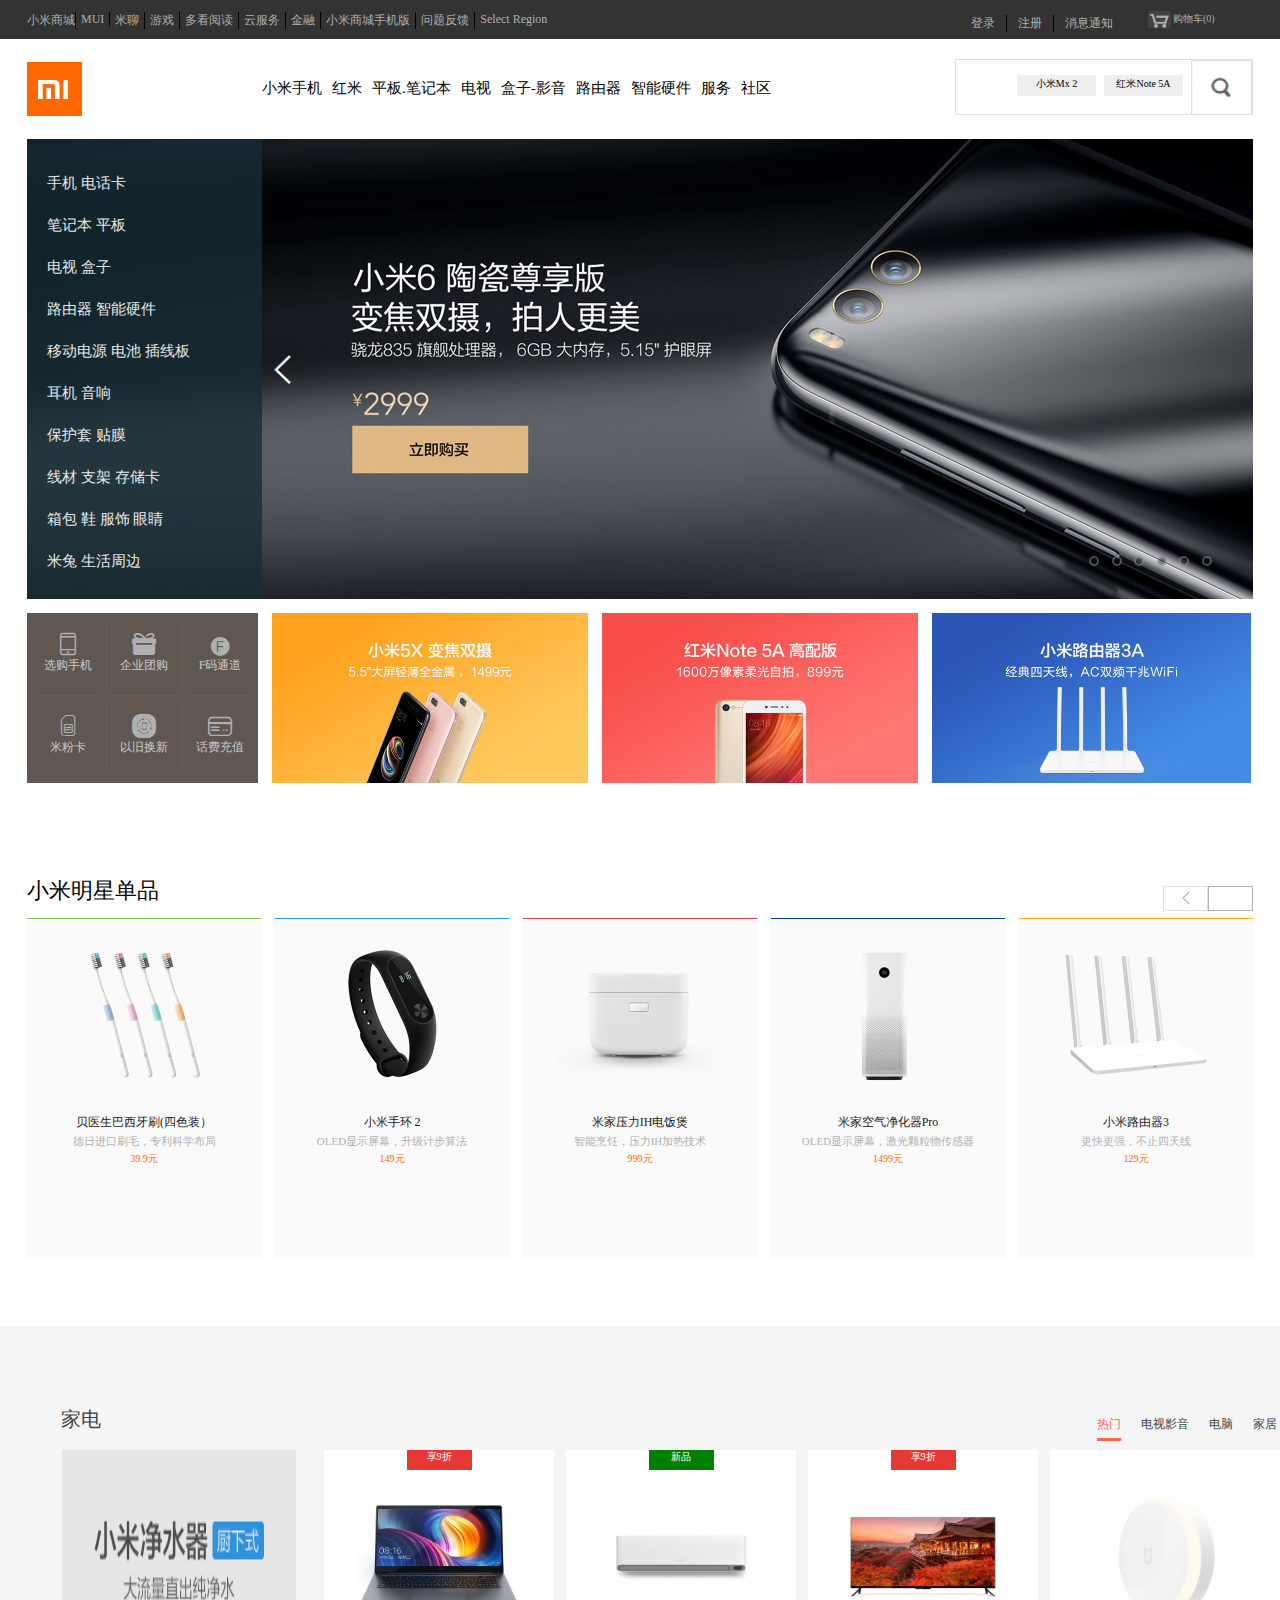
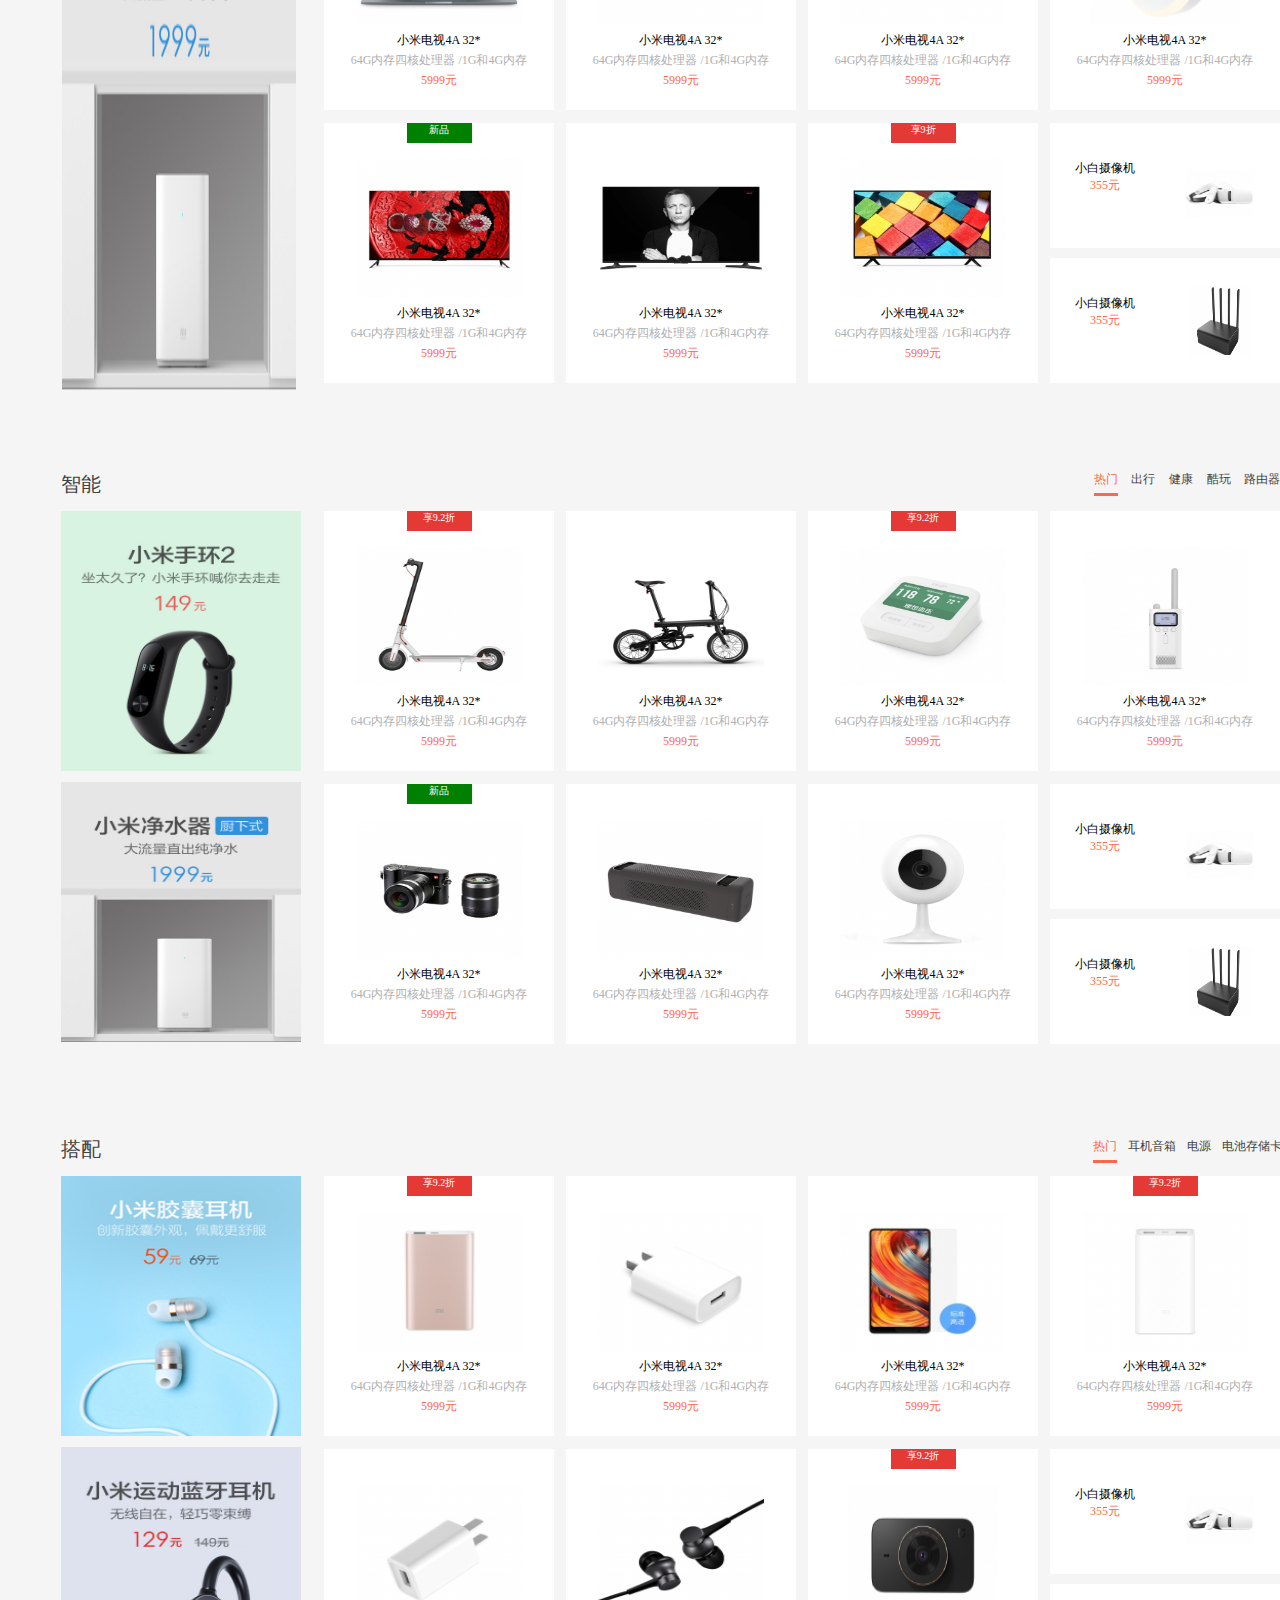
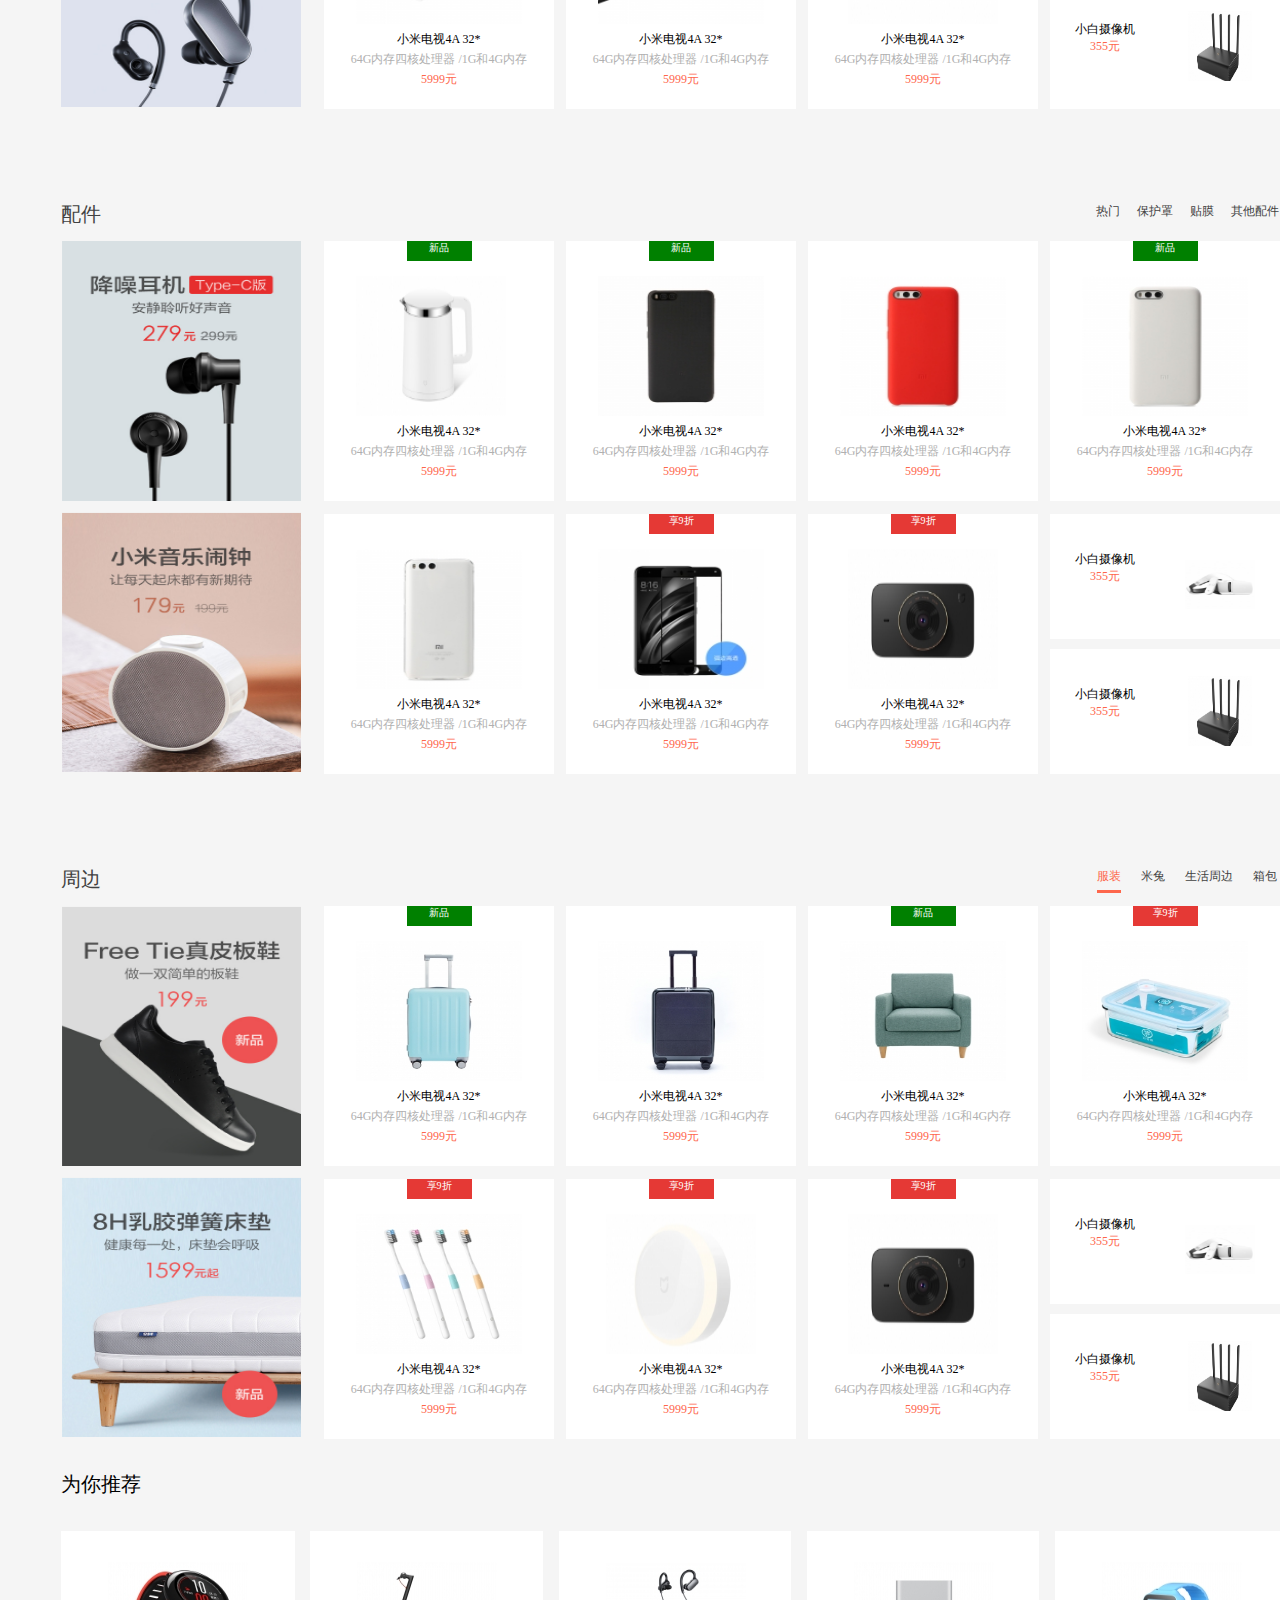
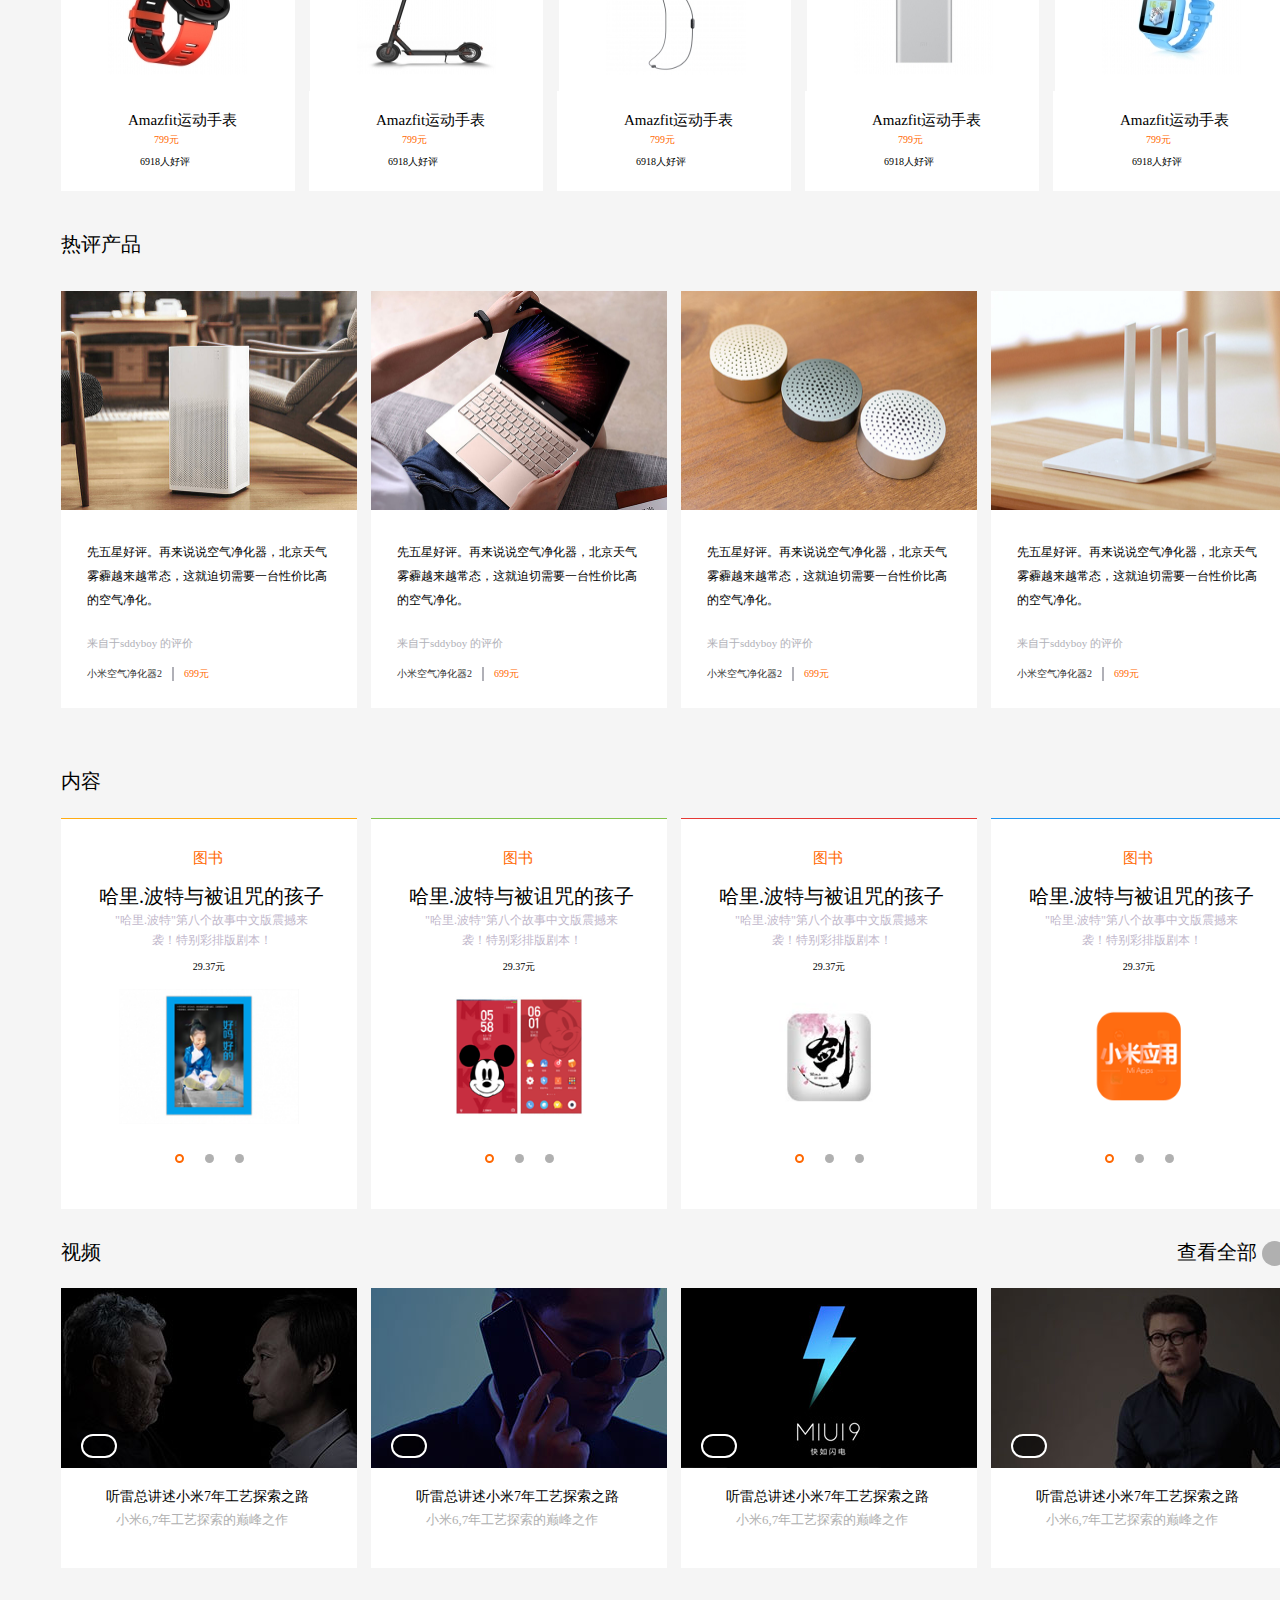
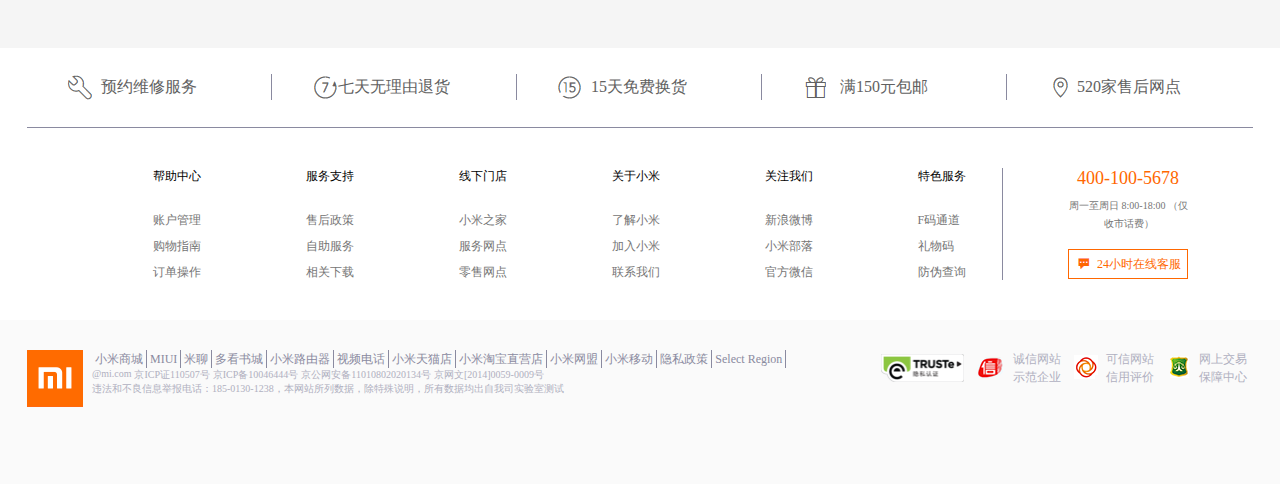
<file: 小米2/xiaomi.html>
<!DOCTYPE html>
<html lang="en">
<head>
	<meta charset="UTF-8">
	<title>小米商城</title>
	<link rel="stylesheet" href="css/xiao.css">
	<link rel="stylesheet" href="iconfont/iconfont.css">
	<link rel="shortcut icon" href="img/logo_121d4a6.png">
	<script src="jquery-3.2.1.js"></script>
	<script src="animate.js"></script>
	<script src="itm.js"></script>

</head>
<body>
	<!-- 头部 -->
	<div class="header">
	<div class="content">
		<div class="xi">
		<ul class="wan1">
			<li class="sa"><a href="" class="a60">登录</a></li>
			<li class="sa"><a href="" class="a60">注册</a></li>	
			<li class="sa sa1"><a href="" class="a60">消息通知</a></li>
		<div class="che" >
			<a href="" class="ce"></a>
			<a href="" class="geizi">购物车(0)</a>
				<div class="zoche" >
					<span>购物车中还没有商品，赶紧选购吧</span></div>
				</div>
			</ul>

	<ul class="wan">
		<li class="zi">
			<a href="" class="a60">小米商城</a>
		</li>
		<li class="zi">
			<a href="" class="a60">MUI</a>
		</li>
		<li class="zi"><a href="" class="a60">米聊</a></li>
		<li class="zi"><a href="" class="a60">游戏</a></li>
		<li class="zi"><a href="" class="a60">多看阅读</a></li>
		<li class="zi"><a href="" class="a60">云服务</a></li>
		<li class="zi"><a href="" class="a60">金融</a></li>
		<li class="zi"><a href="" class="a60">小米商城手机版</a></li>
		<li class="zi"><a href="" class="a60">问题反馈</a></li>
		<li class="zi"><a href="" class="a60">Select Region</a></li>
		</ul>


			</div>
		</div>
		<!-- 导航 -->
		<div class="dao">
			<div class="a1">
				<div class="a2"></div>
			</div>
			<ul class="as">
			<li class="a4"><a href="" class="a61">
			小米手机</a></li>
				<li class="a4"><a href="" class="a61">红米</a></li>
				<li class="a4"><a href="" class="a61">平板.笔记本</a></li>
				<li class="a4"><a href="" class="a61">电视</a></li>
				<li class="a4"><a href="" class="a61">盒子-影音</a></li>
				<li class="a4"><a href="" class="a61">路由器</a></li>
			<!--<div class="xunxian">-->
				<!--<ul>-->
					<!--<li>-->
						<!--<a href="" class="cv">-->
						<!--<div class="kv">新品</div>-->
						<!--<div class="tuv">-->
			  			<!--<img src="img/mix2320-220.png" alt=""></div>-->
			  			<!--<div class="ziv">小米 MIX2</div>-->
			  			<!--<div class="hev">3222起</div>-->
					<!--</a></li>-->
					<!--<li><a href="" class="cv">-->
						<!--<div class="kv">新品</div>-->
						<!--<div class="tuv">-->
			  			<!--<img src="img/mix2320-220.png" alt=""></div>-->
			  			<!--<div class="ziv">小米 MIX2</div>-->
			  			<!--<div class="hev">3222起</div>-->
					<!--</a></li>-->
					<!--<li><a href="" class="cv">-->
						<!--<div class="kv">新品</div>-->
						<!--<div class="tuv">-->
			  			<!--<img src="img/mix2320-220.png" alt=""></div>-->
			  			<!--<div class="ziv">小米 MIX2</div>-->
			  			<!--<div class="hev">3222起</div>-->
					<!--</a></li>-->
					<!--<li>-->
						<!--<a href="" class="cv">-->
						<!--<div class="kv">新品</div>-->
						<!--<div class="tuv">-->
			  			<!--<img src="img/mix2320-220.png" alt=""></div>-->
			  			<!--<div class="ziv">小米 MIX2</div>-->
			  			<!--<div class="hev">3222起</div>-->
					<!--</a>-->
					<!--</li>-->
					<!--<li>-->
						<!--<a href="" class="cv">-->
						<!--<div class="kv">新品</div>-->
						<!--<div class="tuv">-->
			  			<!--<img src="img/mix2320-220.png" alt=""></div>-->
			  			<!--<div class="ziv">小米 MIX2</div>-->
			  			<!--<div class="hev">3222起</div>-->
					<!--</a>-->
					<!--</li>-->
					<!--<li>-->
						<!--<a href="" class="cv">-->
						<!--<div class="kv">新品</div>-->
						<!--<div class="tuv">-->
			  			<!--<img src="img/mix2320-220.png" alt=""></div>-->
			  			<!--<div class="ziv">小米 MIX2</div>-->
			  			<!--<div class="hev">3222起</div>-->
					<!--</a>-->
					<!--</li>-->
				<!--</ul>-->
			<!--</div>-->
		<!--</li>-->
			<!--<li class="a4"><a href="" class="a61">红米</a><div class="xunxian"><ul>-->
					<!--<li>-->
						<!--<a href="" class="cv">-->
						<!--<div class="kv">新品</div>-->
						<!--<div class="tuv">-->
			  			<!--<img src="img/2017-11-07_175031_20.png" alt=""></div>-->
			  			<!--<div class="ziv">小米 MIX2</div>-->
			  			<!--<div class="hev">3222起</div>-->
					<!--</a></li>-->
					<!--<li><a href="" class="cv">-->
						<!--<div class="kv">新品</div>-->
						<!--<div class="tuv">-->
			  			<!--<img src="img/5c_80.png" alt=""></div>-->
			  			<!--<div class="ziv">小米 MIX2</div>-->
			  			<!--<div class="hev">3222起</div>-->
					<!--</a></li>-->
					<!--<li><a href="" class="cv">-->
						<!--<div class="kv">新品</div>-->
						<!--<div class="tuv">-->
			  			<!--<img src="img/hm4x_80.png" alt=""></div>-->
			  			<!--<div class="ziv">小米 MIX2</div>-->
			  			<!--<div class="hev">3222起</div>-->
					<!--</a></li>-->
					<!--<li>-->
						<!--<a href="" class="cv">-->
						<!--<div class="kv">新品</div>-->
						<!--<div class="tuv">-->
			  			<!--<img src="img/mix2320-220.png" alt=""></div>-->
			  			<!--<div class="ziv">小米 MIX2</div>-->
			  			<!--<div class="hev">3222起</div>-->
					<!--</a>-->
					<!--</li>-->
					<!--<li>-->
						<!--<a href="" class="cv">-->
						<!--<div class="kv">新品</div>-->
						<!--<div class="tuv">-->
			  			<!--<img src="img/mix2320-220.png" alt=""></div>-->
			  			<!--<div class="ziv">小米 MIX2</div>-->
			  			<!--<div class="hev">3222起</div>-->
					<!--</a>-->
					<!--</li>-->
					<!--<li>-->
						<!--<a href="" class="cv">-->
						<!--<div class="kv">新品</div>-->
						<!--<div class="tuv">-->
			  			<!--<img src="img/mix2320-220.png" alt=""></div>-->
			  			<!--<div class="ziv">小米 MIX2</div>-->
			  			<!--<div class="hev">3222起</div>-->
					<!--</a>-->
					<!--</li>-->
				<!--</ul></div></li>-->
			<!--<li class="a4"><a href="" class="a61">平板.笔记本</a><div class="xunxian"><ul>-->
					<!--<li>-->
						<!--<a href="" class="cv">-->
						<!--<div class="kv">新品</div>-->
						<!--<div class="tuv">-->
			  			<!--<img src="img/hmn4x80.png" alt=""></div>-->
			  			<!--<div class="ziv">小米 MIX2</div>-->
			  			<!--<div class="hev">3222起</div>-->
					<!--</a></li>-->
					<!--<li><a href="" class="cv">-->
						<!--<div class="kv">新品</div>-->
						<!--<div class="tuv">-->
			  			<!--<img src="img/mix2320-220.png" alt=""></div>-->
			  			<!--<div class="ziv">小米 MIX2</div>-->
			  			<!--<div class="hev">3222起</div>-->
					<!--</a></li>-->
					<!--<li><a href="" class="cv">-->
						<!--<div class="kv">新品</div>-->
						<!--<div class="tuv">-->
			  			<!--<img src="img/mix2-80.png" alt=""></div>-->
			  			<!--<div class="ziv">小米 MIX2</div>-->
			  			<!--<div class="hev">3222起</div>-->
					<!--</a></li>-->
					<!--<li>-->
						<!--<a href="" class="cv">-->
						<!--<div class="kv">新品</div>-->
						<!--<div class="tuv">-->
			  			<!--<img src="img/mix2320-220.png" alt=""></div>-->
			  			<!--<div class="ziv">小米 MIX2</div>-->
			  			<!--<div class="hev">3222起</div>-->
					<!--</a>-->
					<!--</li>-->
					<!--<li>-->
						<!--<a href="" class="cv">-->
						<!--<div class="kv">新品</div>-->
						<!--<div class="tuv">-->
			  			<!--<img src="img/mix2320-220.png" alt=""></div>-->
			  			<!--<div class="ziv">小米 MIX2</div>-->
			  			<!--<div class="hev">3222起</div>-->
					<!--</a>-->
					<!--</li>-->
					<!--<li>-->
						<!--<a href="" class="cv">-->
						<!--<div class="kv">新品</div>-->
						<!--<div class="tuv">-->
			  			<!--<img src="img/mix2320-220.png" alt=""></div>-->
			  			<!--<div class="ziv">小米 MIX2</div>-->
			  			<!--<div class="hev">3222起</div>-->
					<!--</a>-->
					<!--</li>-->
				<!--</ul></div></li>-->
			<!--<li class="a4"><a href="" class="a61">电视</a><div class="xunxian"><ul>-->
					<!--<li>-->
						<!--<a href="" class="cv">-->
						<!--<div class="kv">新品</div>-->
						<!--<div class="tuv">-->
			  			<!--<img src="img/2017-11-07_175031_20.png" alt=""></div>-->
			  			<!--<div class="ziv">小米 MIX2</div>-->
			  			<!--<div class="hev">3222起</div>-->
					<!--</a></li>-->
					<!--<li><a href="" class="cv">-->
						<!--<div class="kv">新品</div>-->
						<!--<div class="tuv">-->
			  			<!--<img src="img/5c_80.png" alt=""></div>-->
			  			<!--<div class="ziv">小米 MIX2</div>-->
			  			<!--<div class="hev">3222起</div>-->
					<!--</a></li>-->
					<!--<li><a href="" class="cv">-->
						<!--<div class="kv">新品</div>-->
						<!--<div class="tuv">-->
			  			<!--<img src="img/hm4x_80.png" alt=""></div>-->
			  			<!--<div class="ziv">小米 MIX2</div>-->
			  			<!--<div class="hev">3222起</div>-->
					<!--</a></li>-->
					<!--<li>-->
						<!--<a href="" class="cv">-->
						<!--<div class="kv">新品</div>-->
						<!--<div class="tuv">-->
			  			<!--<img src="img/mix2320-220.png" alt=""></div>-->
			  			<!--<div class="ziv">小米 MIX2</div>-->
			  			<!--<div class="hev">3222起</div>-->
					<!--</a>-->
					<!--</li>-->
					<!--<li>-->
						<!--<a href="" class="cv">-->
						<!--<div class="kv">新品</div>-->
						<!--<div class="tuv">-->
			  			<!--<img src="img/mix2320-220.png" alt=""></div>-->
			  			<!--<div class="ziv">小米 MIX2</div>-->
			  			<!--<div class="hev">3222起</div>-->
					<!--</a>-->
					<!--</li>-->
					<!--<li>-->
						<!--<a href="" class="cv">-->
						<!--<div class="kv">新品</div>-->
						<!--<div class="tuv">-->
			  			<!--<img src="img/mix2320-220.png" alt=""></div>-->
			  			<!--<div class="ziv">小米 MIX2</div>-->
			  			<!--<div class="hev">3222起</div>-->
					<!--</a>-->
					<!--</li>-->
				<!--</ul></div></li>-->
			<!--<li class="a4"><a href="" class="a61">盒子.影音</a><div class="xunxian"><ul>-->
					<!--<li>-->
						<!--<a href="" class="cv">-->
						<!--<div class="kv">新品</div>-->
						<!--<div class="tuv">-->
			  			<!--<img src="img/2017-11-07_175031_20.png" alt=""></div>-->
			  			<!--<div class="ziv">小米 MIX2</div>-->
			  			<!--<div class="hev">3222起</div>-->
					<!--</a></li>-->
					<!--<li><a href="" class="cv">-->
						<!--<div class="kv">新品</div>-->
						<!--<div class="tuv">-->
			  			<!--<img src="img/5c_80.png" alt=""></div>-->
			  			<!--<div class="ziv">小米 MIX2</div>-->
			  			<!--<div class="hev">3222起</div>-->
					<!--</a></li>-->
					<!--<li><a href="" class="cv">-->
						<!--<div class="kv">新品</div>-->
						<!--<div class="tuv">-->
			  			<!--<img src="img/hm4x_80.png" alt=""></div>-->
			  			<!--<div class="ziv">小米 MIX2</div>-->
			  			<!--<div class="hev">3222起</div>-->
					<!--</a></li>-->
					<!--<li>-->
						<!--<a href="" class="cv">-->
						<!--<div class="kv">新品</div>-->
						<!--<div class="tuv">-->
			  			<!--<img src="img/mix2320-220.png" alt=""></div>-->
			  			<!--<div class="ziv">小米 MIX2</div>-->
			  			<!--<div class="hev">3222起</div>-->
					<!--</a>-->
					<!--</li>-->
					<!--<li>-->
						<!--<a href="" class="cv">-->
						<!--<div class="kv">新品</div>-->
						<!--<div class="tuv">-->
			  			<!--<img src="img/mix2320-220.png" alt=""></div>-->
			  			<!--<div class="ziv">小米 MIX2</div>-->
			  			<!--<div class="hev">3222起</div>-->
					<!--</a>-->
					<!--</li>-->
					<!--<li>-->
						<!--<a href="" class="cv">-->
						<!--<div class="kv">新品</div>-->
						<!--<div class="tuv">-->
			  			<!--<img src="img/mix2320-220.png" alt=""></div>-->
			  			<!--<div class="ziv">小米 MIX2</div>-->
			  			<!--<div class="hev">3222起</div>-->
					<!--</a>-->
					<!--</li>-->
				<!--</ul></div></li>-->
			<!--<li class="a4"><a href="" class="a61">路由器</a><div class="xunxian"><ul>-->
					<!--<li>-->
						<!--<a href="" class="cv">-->
						<!--<div class="kv">新品</div>-->
						<!--<div class="tuv">-->
			  			<!--<img src="img/3G.png" alt=""></div>-->
			  			<!--<div class="ziv">小米 MIX2</div>-->
			  			<!--<div class="hev">3222起</div>-->
					<!--</a></li>-->
					<!--<li><a href="" class="cv">-->
						<!--<div class="kv">新品</div>-->
						<!--<div class="tuv">-->
			  			<!--<img src="img/5c_80.png" alt=""></div>-->
			  			<!--<div class="ziv">小米 MIX2</div>-->
			  			<!--<div class="hev">3222起</div>-->
					<!--</a></li>-->
					<!--<li><a href="" class="cv">-->
						<!--<div class="kv">新品</div>-->
						<!--<div class="tuv">-->
			  			<!--<img src="img/3G.png" alt=""></div>-->
			  			<!--<div class="ziv">小米 MIX2</div>-->
			  			<!--<div class="hev">3222起</div>-->
					<!--</a></li>-->
					<!--<li>-->
						<!--<a href="" class="cv">-->
						<!--<div class="kv">新品</div>-->
						<!--<div class="tuv">-->
			  			<!--<img src="img/mix2320-220.png" alt=""></div>-->
			  			<!--<div class="ziv">小米 MIX2</div>-->
			  			<!--<div class="hev">3222起</div>-->
					<!--</a>-->
					<!--</li>-->
					<!--<li>-->
						<!--<a href="" class="cv">-->
						<!--<div class="kv">新品</div>-->
						<!--<div class="tuv">-->
			  			<!--<img src="img/mix2320-220.png" alt=""></div>-->
			  			<!--<div class="ziv">小米 MIX2</div>-->
			  			<!--<div class="hev">3222起</div>-->
					<!--</a>-->
					<!--</li>-->
					<!--<li>-->
						<!--<a href="" class="cv">-->
						<!--<div class="kv">新品</div>-->
						<!--<div class="tuv">-->
			  			<!--<img src="img/mix2320-220.png" alt=""></div>-->
			  			<!--<div class="ziv">小米 MIX2</div>-->
			  			<!--<div class="hev">3222起</div>-->
					<!--</a>-->
					<!--</li>-->
				<!--</ul></div></li>-->
			<li class="a4"><a href="" class="a61">智能硬件</a></li>
			<li class="a4"><a href="" class="a61">服务</a></li>
			<li class="a4"><a href="" class="a61">社区</a></li>
				</ul>
			<div class="nav2list1">
				<div class="nav2list">

					<div class="nav2li">
						<div class="newiphoneTop">
							新品
						</div>
						<img src="img/1a.png" alt="">
						<p>小米MIX2</p>
						<h6>3299起</h6>
					</div>
					<span></span>
					<div class="nav2li">
						<div class="newiphoneTop">
							新品
						</div>
						<img src="img/2a.png" alt="">
						<p>小米Note3</p>
						<h6>2199起</h6>
					</div>
					<span></span>
					<div class="nav2li">
						<div class="newiphoneTop">
							陶瓷版现货
						</div>
						<img src="img/3a.png" alt="">
						<p>小米6</p>
						<h6>2499起</h6>
					</div>
					<span></span>
					<div class="nav2li">
						<div class="newiphoneTop">
							享多重优惠
						</div>
						<img src="img/4a.png" alt="">
						<p>小米MAX2</p>
						<h6>1399起</h6>
					</div>
					<span></span>
					<div class="nav2li">
						<div class="newiphoneTop">
							新品
						</div>
						<img src="img/5a.jpg" alt="">
						<p>小米5X</p>
						<h6>1499起</h6>
					</div>
					<span></span>
					<div class="nav2li">
						<div class="newiphoneTop">
							新品
						</div>
						<img src="img/6a.jpg" alt="">
						<p>小米Note2</p>
						<h6>2799起</h6>
					</div>
				</div>
				<div class="nav2list">

					<div class="nav2li">
						<div class="newiphoneTop">
							新品
						</div>
						<img src="img/1b.png" alt="">
						<p>红米5A</p>
						<h6>599起</h6>
					</div>
					<span></span>
					<div class="nav2li">
						<div class="newiphoneTop">
							新品
						</div>
						<img src="img/2b.png" alt="">
						<p>红米Note5A</p>
						<h6>699起</h6>
					</div>
					<span></span>
					<div class="nav2li">
						<div class="newiphoneTop">
							新品
						</div>
						<img src="img/3b.jpg" alt="">
						<p>红米Note5A高配版</p>
						<h6>899起</h6>
					</div>
					<span></span>
					<div class="nav2li">
						<div class="newiphoneTop" style=border:none;>

						</div>
						<img src="img/4a.png" alt="">
						<p>红米Note 4X</p>
						<h6>999起</h6>
					</div>
					<span></span>
					<div class="nav2li">
						<div class="newiphoneTop" style=border:none;>

						</div>
						<img src="img/5a.jpg" alt="">
						<p>红米4X</p>
						<h6>699起</h6>
					</div>

				</div>
				<div class="nav2list">

					<div class="nav2li">
						<div class="newiphoneTop" style=border:none;>

						</div>
						<img src="img/1c.jpg" alt="">
						<p>小米笔记本Air 12.5"</p>
						<h6>3299起</h6>
					</div>
					<span></span>
					<div class="nav2li">
						<div class="newiphoneTop" style=border:none;>

						</div>
						<img src="img/1c.jpg" alt="">
						<p>小米笔记本Air 13.3"</p>
						<h6>5199起</h6>
					</div>
					<span></span>
					<div class="nav2li">
						<div class="newiphoneTop" style=border:none;>

						</div>
						<img src="img/1c.jpg" alt="">
						<p>小米笔记本Air 13.3"</p>
						<h6>4799起</h6>
					</div>
					<span></span>
					<div class="nav2li">
						<div class="newiphoneTop">
							新品
						</div>
						<img src="img/1c.png" alt="">
						<p>小米笔记本Pro 15.6"</p>
						<h6>5599起</h6>
					</div>

				</div>
				<div class="nav2list">

					<div class="nav2li">
						<div class="newiphoneTop">
							新品
						</div>
						<img src="img/4a.png" alt="">
						<p>小米MIX2</p>
						<h6>3299起</h6>
					</div>
					<span></span>
					<div class="nav2li">
						<div class="newiphoneTop">
							新品
						</div>
						<img src="img/3a.png" alt="">
						<p>小米Note3</p>
						<h6>2199起</h6>
					</div>
					<span></span>
					<div class="nav2li">
						<div class="newiphoneTop">
							陶瓷版现货
						</div>
						<img src="img/2a.png" alt="">
						<p>小米6</p>
						<h6>2499起</h6>
					</div>
					<span></span>
					<div class="nav2li">
						<div class="newiphoneTop">
							享多重优惠
						</div>
						<img src="img/1a.png" alt="">
						<p>小米MAX2</p>
						<h6>1399起</h6>
					</div>
					<span></span>
					<div class="nav2li">
						<div class="newiphoneTop">
							新品
						</div>
						<img src="img/5a.jpg" alt="">
						<p>小米5X</p>
						<h6>1499起</h6>
					</div>
					<span></span>
					<div class="nav2li">
						<div class="newiphoneTop">
							新品
						</div>
						<img src="img/6a.jpg" alt="">
						<p>小米Note2</p>
						<h6>2799起</h6>
					</div>
				</div>
				<div class="nav2list">

					<div class="nav2li">
						<div class="newiphoneTop">
							新品
						</div>
						<img src="img/2a.png" alt="">
						<p>小米MIX2</p>
						<h6>3299起</h6>
					</div>
					<span></span>
					<div class="nav2li">
						<div class="newiphoneTop">
							新品
						</div>
						<img src="img/1a.png" alt="">
						<p>小米Note3</p>
						<h6>2199起</h6>
					</div>
					<span></span>
					<div class="nav2li">
						<div class="newiphoneTop">
							陶瓷版现货
						</div>
						<img src="img/5a.jpg" alt="">
						<p>小米6</p>
						<h6>2499起</h6>
					</div>
					<span></span>
					<div class="nav2li">
						<div class="newiphoneTop">
							享多重优惠
						</div>
						<img src="img/6a.jpg" alt="">
						<p>小米MAX2</p>
						<h6>1399起</h6>
					</div>
					<span></span>
					<div class="nav2li">
						<div class="newiphoneTop">
							新品
						</div>
						<img src="img/3a.png" alt="">
						<p>小米5X</p>
						<h6>1499起</h6>
					</div>
					<span></span>
					<div class="nav2li">
						<div class="newiphoneTop">
							新品
						</div>
						<img src="img/4a.png" alt="">
						<p>小米Note2</p>
						<h6>2799起</h6>
					</div>
				</div>
				<div class="nav2list">

					<div class="nav2li">
						<div class="newiphoneTop">
							新品
						</div>
						<img src="img/6a.jpg" alt="">
						<p>小米MIX2</p>
						<h6>3299起</h6>
					</div>
					<span></span>
					<div class="nav2li">
						<div class="newiphoneTop">
							新品
						</div>
						<img src="img/2a.png" alt="">
						<p>小米Note3</p>
						<h6>2199起</h6>
					</div>
					<span></span>
					<div class="nav2li">
						<div class="newiphoneTop">
							陶瓷版现货
						</div>
						<img src="img/5a.jpg" alt="">
						<p>小米6</p>
						<h6>2499起</h6>
					</div>
					<span></span>
					<div class="nav2li">
						<div class="newiphoneTop">
							享多重优惠
						</div>
						<img src="img/4a.png" alt="">
						<p>小米MAX2</p>
						<h6>1399起</h6>
					</div>
					<span></span>
					<div class="nav2li">
						<div class="newiphoneTop">
							新品
						</div>
						<img src="img/3a.png" alt="">
						<p>小米5X</p>
						<h6>1499起</h6>
					</div>
					<span></span>
					<div class="nav2li">
						<div class="newiphoneTop">
							新品
						</div>
						<img src="img/1a.png" alt="">
						<p>小米Note2</p>
						<h6>2799起</h6>
					</div>
				</div>
				<div class="nav2list">

					<div class="nav2li">
						<div class="newiphoneTop">
							新品
						</div>
						<img src="img/1a.png" alt="">
						<p>小米MIX2</p>
						<h6>3299起</h6>
					</div>
					<span></span>
					<div class="nav2li">
						<div class="newiphoneTop">
							新品
						</div>
						<img src="img/2a.png" alt="">
						<p>小米Note3</p>
						<h6>2199起</h6>
					</div>
					<span></span>
					<div class="nav2li">
						<div class="newiphoneTop">
							陶瓷版现货
						</div>
						<img src="img/3a.png" alt="">
						<p>小米6</p>
						<h6>2499起</h6>
					</div>
					<span></span>
					<div class="nav2li">
						<div class="newiphoneTop">
							享多重优惠
						</div>
						<img src="img/4a.png" alt="">
						<p>小米MAX2</p>
						<h6>1399起</h6>
					</div>
					<span></span>
					<div class="nav2li">
						<div class="newiphoneTop">
							新品
						</div>
						<img src="img/5a.jpg" alt="">
						<p>小米5X</p>
						<h6>1499起</h6>
					</div>
					<span></span>
					<div class="nav2li">
						<div class="newiphoneTop">
							新品
						</div>
						<img src="img/6a.jpg" alt="">
						<p>小米Note2</p>
						<h6>2799起</h6>
					</div>
				</div>
			</div>
			<div class="a5">
			<div class="a8">
		</div>
	<div class="a6">
			<a href="../我的主页/index.html" class="a7">
			小米Mx 2</a>
			<a href="" class="a7">红米Note 5A</a>
			</div>
			</div>
		</div>
		<!-- 导航下 -->
<div class="a20">
		<!-- 导航下下 -->
	<ul class="a21">
			<!-- 导航小图 -->
		<li class="a22 bv">
			<a href="" >
				<img src="img/xmad_15058906332794_gQDJX.jpg" alt="">
				</a>
		</li>
		<li class="a22">
			<a href="">
				<img src="img/xmad_15054825399033_GnLbZ.jpg" alt="">
			</a>
		</li>
		<li class="a22">
			<a href="" >
				<img src="img/xmad_15077714738381_erTKQ.jpg" alt="">
			</a>
		</li>
		<li class="a22">
			<a href="" >
				<img src="img/xmad_15101067489511_uCEic.jpg" alt="">
			</a>
		</li>
		<li class="a22" >
			<a href="">
				<img src="img/xmad_15094571680872_tQHLk.jpg" alt="">
			</a>
		</li>
		<li class="a22" >
			<a href="">
				<img src="img/xmad_15094450170762_VlWgh.jpg" alt="">
			</a>
		</li>
		</ul>
		<div class="banner-left">
			<i class="iconfont icon-zuo"></i>
		</div>
		<div class="banner-right"><i class="iconfont">&#xe608;</i></div>
		<div class="a23">
			<a href="javascript:;" class="a24"></a>
			<a href="javascript:;" class="a24"></a>
			<a href="javascript:;" class="a24"></a>
			<a href="javascript:;" class="a24"></a>
			<a href="javascript:;" class="a24"></a>
			<a href="javascript:;" class="a24"></a>
				</div>
	<div class="a25">
		<ul class="a30">
			<li class="a29">
			  <a href="" class="a31">手机 电话卡  </a>
			  <a href="" class="a32"><i class="iconfont">&#xe608;</i></a>
			  <div class="itm">
			  	<div class="itmn">
               <ul>
			  		<li><a href="" class="xiaoyu">
			  			<div class="tuyu">
			  			<img src="img/2017-11-07_175031_09.png" alt=""></div>
			  			<div class="ziyu">小米 Note3</div>
			  			<div class="heyu">选购</div>
			  		</a></li>
			  		<li><a href="" class="xiaoyu">
			  			<div class="tuyu">
			  			<img src="img/2017-11-07_175031_11.png" alt=""></div>
			  			<div class="ziyu">小米 Note3</div>
			  			<div class="heyu">选购</div>
			  		</a></li>
			  		<li><a href="" class="xiaoyu">
			  			<div class="tuyu">
			  			<img src="img/2017-11-07_175031_13.png" alt=""></div>
			  			<div class="ziyu">小米 Note3</div>
			  			<div class="heyu">选购</div>
			  		</a></li>
			  		<li><a href="" class="xiaoyu">
			  			<div class="tuyu">
			  			<img src="img/2017-11-07_175031_18.png" alt=""></div>
			  			<div class="ziyu">小米 Note3</div>
			  			<div class="heyu">选购</div>
			  		</a></li>
			  		<li><a href="" class="xiaoyu">
			  			<div class="tuyu">
			  			<img src="img/2017-11-07_175031_20.png" alt=""></div>
			  			<div class="ziyu">小米 Note3</div>
			  			<div class="heyu">选购</div>
			  		</a></li>
			  	</ul>
			  	<ul>
			  		<li><a href="" class="xiaoyu">
			  			<div class="tuyu">
			  			<img src="img/2017-11-07_175031_22.png" alt=""></div>
			  			<div class="ziyu">小米 Note3</div>
			  			<div class="heyu">选购</div>
			  		</a></li>
			  		<li><a href="" class="xiaoyu">
			  			<div class="tuyu">
			  			<img src="img/2017-11-07_175031_26.png" alt=""></div>
			  			<div class="ziyu">小米 Note3</div>
			  			<div class="heyu">选购</div>
			  		</a></li>
			  		<li><a href="" class="xiaoyu">
			  			<div class="tuyu">
			  			<img src="img/2017-11-07_175031_27.png" alt=""></div>
			  			<div class="ziyu">小米 Note3</div>
			  			<div class="heyu">选购</div>
			  		</a></li>
			  		<li><a href="" class="xiaoyu">
			  			<div class="tuyu">
			  			<img src="img/2017-11-07_175031_32.png" alt=""></div>
			  			<div class="ziyu">小米 Note3</div>
			  			<div class="heyu">选购</div>
			  		</a></li>
			  		<li><a href="" class="xiaoyu">
			  			<div class="tuyu">
			  			<img src="img/2017-11-07_175031_33.png" alt=""></div>
			  			<div class="ziyu">小米 Note3</div>
			  			<div class="heyu">选购</div>
			  		</a></li>
			  	</ul>
			  	<ul>
			  		<li><a href="" class="xiaoyu">
			  			<div class="tuyu">
			  			<img src="img/2017-11-07_175031_34.png" alt=""></div>
			  			<div class="ziyu">小米 Note3</div>
			  			<div class="heyu">选购</div>
			  		</a></li>
			  		<li><a href="" class="xiaoyu">
			  			<div class="tuyu">
			  			<img src="img/2017-11-07_175031_38.png" alt=""></div>
			  			<div class="ziyu">小米 Note3</div>
			  			<div class="heyu">选购</div>
			  		</a></li>
			  		<li><a href="" class="xiaoyu">
			  			<div class="tuyu">
			  			<img src="img/2017-11-07_175031_39.png" alt=""></div>
			  			<div class="ziyu">小米 Note3</div>
			  			
			  		</a></li>
			  		<li><a href="" class="xiaoyu">
			  			<div class="tuyu">
			  			<img src="img/2017-11-07_175031_40.png" alt=""></div>
			  			<div class="ziyu">小米 Note3</div>
			  			
			  		</a></li>
			  		<li><a href="" class="xiaoyu">
			  			<div class="tuyu">
			  			<img src="img/2017-11-07_175031_50.png" alt=""></div>
			  			<div class="ziyu">小米 Note3</div>
			  			
			  		</a></li>
			  	</ul>
			  </div>
			  		

			  </div>
			</li>
			<li class="a29">
				<a href="" class="a31">笔记本 平板 </a>
			  <a href="" class="a32"><i class="iconfont">&#xe608;</i></a>
			  <div class="itm ">
			  <div class="itmn">
               <ul>
			  		<li><a href="" class="xiaoyu">
			  			<div class="tuyu">
			  			<img src="img/2017-11-07_175031_09.png" alt=""></div>
			  			<div class="ziyu">小米 Note3</div>
			  			
			  		</a></li>
			  		<li><a href="" class="xiaoyu">
			  			<div class="tuyu">
			  			<img src="img/2017-11-07_175031_11.png" alt=""></div>
			  			<div class="ziyu">小米 Note3</div>
			  			
			  		</a></li>
			  		<li><a href="" class="xiaoyu">
			  			<div class="tuyu">
			  			<img src="img/2017-11-07_175031_13.png" alt=""></div>
			  			<div class="ziyu">小米 Note3</div>
			  			
			  		</a></li>
			  		<li><a href="" class="xiaoyu">
			  			<div class="tuyu">
			  			<img src="img/2017-11-07_175031_18.png" alt=""></div>
			  			<div class="ziyu">小米 Note3</div>
			  			
			  		</a></li>
			  		<li><a href="" class="xiaoyu">
			  			<div class="tuyu">
			  			<img src="img/2017-11-07_175031_20.png" alt=""></div>
			  			<div class="ziyu">小米 Note3</div>
			  			
			  		</a></li>
			  	</ul>
			  	<ul>
			  		<li><a href="" class="xiaoyu">
			  			<div class="tuyu">
			  			<img src="img/2017-11-07_175031_22.png" alt=""></div>
			  			<div class="ziyu">小米 Note3</div>
			  			
			  		</a></li>
			  		<li><a href="" class="xiaoyu">
			  			<div class="tuyu">
			  			<img src="img/2017-11-07_175031_26.png" alt=""></div>
			  			<div class="ziyu">小米 Note3</div>
			  			
			  		</a></li>
			  		<li><a href="" class="xiaoyu">
			  			<div class="tuyu">
			  			<img src="img/2017-11-07_175031_27.png" alt=""></div>
			  			<div class="ziyu">小米 Note3</div>
			  			
			  		</a></li>
			  		<li><a href="" class="xiaoyu">
			  			<div class="tuyu">
			  			<img src="img/2017-11-07_175031_32.png" alt=""></div>
			  			<div class="ziyu">小米 Note3</div>
			  			
			  		</a></li>
			  		<li><a href="" class="xiaoyu">
			  			<div class="tuyu">
			  			<img src="img/2017-11-07_175031_33.png" alt=""></div>
			  			<div class="ziyu">小米 Note3</div>
			  			
			  		</a></li>
			  	</ul>
			  	<ul>
			  		<li><a href="" class="xiaoyu">
			  			<div class="tuyu">
			  			<img src="img/2017-11-07_175031_34.png" alt=""></div>
			  			<div class="ziyu">小米 Note3</div>
			  			
			  		</a></li>
			  		
			  	</ul>
			  </div>  
</div>
			</li>
			<li class="a29">
				<a href="" class="a31">电视 盒子  </a>
			  <a href="" class="a32"><i class="iconfont">&#xe608;</i></a>
			  <div class="itm "><div class="itmn">
               <ul>
			  		<li><a href="" class="xiaoyu">
			  			<div class="tuyu">
			  			<img src="img/2017-11-07_175031_09.png" alt=""></div>
			  			<div class="ziyu">小米 Note3</div>
			  			
			  		</a></li>
			  		<li><a href="" class="xiaoyu">
			  			<div class="tuyu">
			  			<img src="img/2017-11-07_175031_11.png" alt=""></div>
			  			<div class="ziyu">小米 Note3</div>
			  			
			  		</a></li>
			  		<li><a href="" class="xiaoyu">
			  			<div class="tuyu">
			  			<img src="img/2017-11-07_175031_13.png" alt=""></div>
			  			<div class="ziyu">小米 Note3</div>
			  			
			  		</a></li>
			  		<li><a href="" class="xiaoyu">
			  			<div class="tuyu">
			  			<img src="img/2017-11-07_175031_18.png" alt=""></div>
			  			<div class="ziyu">小米 Note3</div>
			  			
			  		</a></li>
			  		<li><a href="" class="xiaoyu">
			  			<div class="tuyu">
			  			<img src="img/2017-11-07_175031_20.png" alt=""></div>
			  			<div class="ziyu">小米 Note3</div>
			  			
			  		</a></li>
			  	</ul>
			  	<ul>
			  		<li><a href="" class="xiaoyu">
			  			<div class="tuyu">
			  			<img src="img/2017-11-07_175031_22.png" alt=""></div>
			  			<div class="ziyu">小米 Note3</div>
			  			
			  		</a></li>
			  		<li><a href="" class="xiaoyu">
			  			<div class="tuyu">
			  			<img src="img/2017-11-07_175031_26.png" alt=""></div>
			  			<div class="ziyu">小米 Note3</div>
			  			
			  		</a></li>
			  		<li><a href="" class="xiaoyu">
			  			<div class="tuyu">
			  			<img src="img/2017-11-07_175031_27.png" alt=""></div>
			  			<div class="ziyu">小米 Note3</div>
			  			
			  		</a></li>
			  		<li><a href="" class="xiaoyu">
			  			<div class="tuyu">
			  			<img src="img/2017-11-07_175031_32.png" alt=""></div>
			  			<div class="ziyu">小米 Note3</div>
			  			
			  		</a></li>
			  		<li><a href="" class="xiaoyu">
			  			<div class="tuyu">
			  			<img src="img/2017-11-07_175031_33.png" alt=""></div>
			  			<div class="ziyu">小米 Note3</div>
			  			
			  		</a></li>
			  	</ul>
			  	<ul>
			  		<li><a href="" class="xiaoyu">
			  			<div class="tuyu">
			  			<img src="img/2017-11-07_175031_34.png" alt=""></div>
			  			<div class="ziyu">小米 Note3</div>
			  			
			  		</a></li>
			  		<li><a href="" class="xiaoyu">
			  			<div class="tuyu">
			  			<img src="img/2017-11-07_175031_38.png" alt=""></div>
			  			<div class="ziyu">小米 Note3</div>
			  			
			  		</a></li>
			  		<li><a href="" class="xiaoyu">
			  			<div class="tuyu">
			  			<img src="img/2017-11-07_175031_39.png" alt=""></div>
			  			<div class="ziyu">小米 Note3</div>
			  			
			  		</a></li>
			  		<li><a href="" class="xiaoyu">
			  			<div class="tuyu">
			  			<img src="img/2017-11-07_175031_40.png" alt=""></div>
			  			<div class="ziyu">小米 Note3</div>
			  			
			  		</a></li>
			  		<li><a href="" class="xiaoyu">
			  			<div class="tuyu">
			  			<img src="img/2017-11-07_175031_50.png" alt=""></div>
			  			<div class="ziyu">小米 Note3</div>
			  			
			  		</a></li>
			  	</ul>
			  	<ul>
			  		<li><a href="" class="xiaoyu">
			  			<div class="tuyu">
			  			<img src="img/2017-11-07_175031_34.png" alt=""></div>
			  			<div class="ziyu">小米 Note3</div>
			  			
			  		</a></li>
			  		
			  	</ul>
			  </div></div>
			</li>
			<li class="a29">
				<a href="" class="a31">路由器 智能硬件  </a>
			  <a href="" class="a32"><i class="iconfont">&#xe608;</i></a>
			  <div class="itm"><div class="itmn">
               <ul>
			  		<li><a href="" class="xiaoyu">
			  			<div class="tuyu">
			  			<img src="img/2017-11-07_175031_09.png" alt=""></div>
			  			<div class="ziyu">小米 Note3</div>
			  			
			  		</a></li>
			  		<li><a href="" class="xiaoyu">
			  			<div class="tuyu">
			  			<img src="img/2017-11-07_175031_11.png" alt=""></div>
			  			<div class="ziyu">小米 Note3</div>
			  			
			  		</a></li>
			  		<li><a href="" class="xiaoyu">
			  			<div class="tuyu">
			  			<img src="img/2017-11-07_175031_13.png" alt=""></div>
			  			<div class="ziyu">小米 Note3</div>
			  			
			  		</a></li>
			  		<li><a href="" class="xiaoyu">
			  			<div class="tuyu">
			  			<img src="img/2017-11-07_175031_18.png" alt=""></div>
			  			<div class="ziyu">小米 Note3</div>
			  			
			  		</a></li>
			  		<li><a href="" class="xiaoyu">
			  			<div class="tuyu">
			  			<img src="img/2017-11-07_175031_20.png" alt=""></div>
			  			<div class="ziyu">小米 Note3</div>
			  			
			  		</a></li>
			  	</ul>
			  	<ul>
			  		<li><a href="" class="xiaoyu">
			  			<div class="tuyu">
			  			<img src="img/2017-11-07_175031_22.png" alt=""></div>
			  			<div class="ziyu">小米 Note3</div>
			  			
			  		</a></li>
			  		<li><a href="" class="xiaoyu">
			  			<div class="tuyu">
			  			<img src="img/2017-11-07_175031_26.png" alt=""></div>
			  			<div class="ziyu">小米 Note3</div>
			  			
			  		</a></li>
			  		<li><a href="" class="xiaoyu">
			  			<div class="tuyu">
			  			<img src="img/2017-11-07_175031_27.png" alt=""></div>
			  			<div class="ziyu">小米 Note3</div>
			  			
			  		</a></li>
			  		<li><a href="" class="xiaoyu">
			  			<div class="tuyu">
			  			<img src="img/2017-11-07_175031_32.png" alt=""></div>
			  			<div class="ziyu">小米 Note3</div>
			  			
			  		</a></li>
			  		<li><a href="" class="xiaoyu">
			  			<div class="tuyu">
			  			<img src="img/2017-11-07_175031_33.png" alt=""></div>
			  			<div class="ziyu">小米 Note3</div>
			  			
			  		</a></li>
			  	</ul>
			  	<ul>
			  		<li><a href="" class="xiaoyu">
			  			<div class="tuyu">
			  			<img src="img/2017-11-07_175031_34.png" alt=""></div>
			  			<div class="ziyu">小米 Note3</div>
			  			
			  		</a></li>
			  		<li><a href="" class="xiaoyu">
			  			<div class="tuyu">
			  			<img src="img/2017-11-07_175031_38.png" alt=""></div>
			  			<div class="ziyu">小米 Note3</div>
			  			
			  		</a></li>
			  		<li><a href="" class="xiaoyu">
			  			<div class="tuyu">
			  			<img src="img/2017-11-07_175031_39.png" alt=""></div>
			  			<div class="ziyu">小米 Note3</div>
			  			
			  		</a></li>
			  		<li><a href="" class="xiaoyu">
			  			<div class="tuyu">
			  			<img src="img/2017-11-07_175031_40.png" alt=""></div>
			  			<div class="ziyu">小米 Note3</div>
			  			
			  		</a></li>
			  		<li><a href="" class="xiaoyu">
			  			<div class="tuyu">
			  			<img src="img/2017-11-07_175031_50.png" alt=""></div>
			  			<div class="ziyu">小米 Note3</div>
			  			
			  		</a></li>
			  	</ul>
			  	<ul>
			  		<li><a href="" class="xiaoyu">
			  			<div class="tuyu">
			  			<img src="img/2017-11-07_175031_34.png" alt=""></div>
			  			<div class="ziyu">小米 Note3</div>
			  			
			  		</a></li>
			  		<li><a href="" class="xiaoyu">
			  			<div class="tuyu">
			  			<img src="img/2017-11-07_175031_34.png" alt=""></div>
			  			<div class="ziyu">小米 Note3</div>
			  			
			  		</a></li>
			  		<li><a href="" class="xiaoyu">
			  			<div class="tuyu">
			  			<img src="img/2017-11-07_175031_34.png" alt=""></div>
			  			<div class="ziyu">小米 Note3</div>
			  			
			  		</a></li>
			  		<li><a href="" class="xiaoyu">
			  			<div class="tuyu">
			  			<img src="img/2017-11-07_175031_34.png" alt=""></div>
			  			<div class="ziyu">小米 Note3</div>
			  			
			  		</a></li>
			  		<li><a href="" class="xiaoyu">
			  			<div class="tuyu">
			  			<img src="img/2017-11-07_175031_34.png" alt=""></div>
			  			<div class="ziyu">小米 Note3</div>
			  			
			  		</a></li>
			  		
			  	</ul>
			  </div></div>
			</li>
			<li class="a29">
				<a href="" class="a31">移动电源 电池 插线板</a>
			  <a href="" class="a32"><i class="iconfont">&#xe608;</i></a>
			  <div class="itm"><div class="itmn">
               <ul>
			  		<li><a href="" class="xiaoyu">
			  			<div class="tuyu">
			  			<img src="img/2017-11-07_175031_09.png" alt=""></div>
			  			<div class="ziyu">小米 Note3</div>
			  			
			  		</a></li>
			  		<li><a href="" class="xiaoyu">
			  			<div class="tuyu">
			  			<img src="img/2017-11-07_175031_11.png" alt=""></div>
			  			<div class="ziyu">小米 Note3</div>
			  			
			  		</a></li>
			  		<li><a href="" class="xiaoyu">
			  			<div class="tuyu">
			  			<img src="img/2017-11-07_175031_13.png" alt=""></div>
			  			<div class="ziyu">小米 Note3</div>
			  			
			  		</a></li>
			  		<li><a href="" class="xiaoyu">
			  			<div class="tuyu">
			  			<img src="img/2017-11-07_175031_18.png" alt=""></div>
			  			<div class="ziyu">小米 Note3</div>
			  			
			  		</a></li>
			  		<li><a href="" class="xiaoyu">
			  			<div class="tuyu">
			  			<img src="img/2017-11-07_175031_20.png" alt=""></div>
			  			<div class="ziyu">小米 Note3</div>
			  			
			  		</a></li>
			  	</ul>
			  	<ul>
			  		<li><a href="" class="xiaoyu">
			  			<div class="tuyu">
			  			<img src="img/2017-11-07_175031_22.png" alt=""></div>
			  			<div class="ziyu">小米 Note3</div>
			  			
			  		</a></li>
			  		
			  	</ul>
			  
			  </div></div>
			</li>
			<li class="a29">
				<a href="" class="a31">耳机 音响  </a>
			  <a href="" class="a32"><i class="iconfont">&#xe608;</i></a>
			  <div class="itm"><div class="itmn">
               <ul>
			  		<li><a href="" class="xiaoyu">
			  			<div class="tuyu">
			  			<img src="img/2017-11-07_175031_09.png" alt=""></div>
			  			<div class="ziyu">小米 Note3</div>
			  			
			  		</a></li>
			  		<li><a href="" class="xiaoyu">
			  			<div class="tuyu">
			  			<img src="img/2017-11-07_175031_11.png" alt=""></div>
			  			<div class="ziyu">小米 Note3</div>
			  			
			  		</a></li>
			  		<li><a href="" class="xiaoyu">
			  			<div class="tuyu">
			  			<img src="img/2017-11-07_175031_13.png" alt=""></div>
			  			<div class="ziyu">小米 Note3</div>
			  			
			  		</a></li>
			  		<li><a href="" class="xiaoyu">
			  			<div class="tuyu">
			  			<img src="img/2017-11-07_175031_18.png" alt=""></div>
			  			<div class="ziyu">小米 Note3</div>
			  			
			  		</a></li>
			  		<li><a href="" class="xiaoyu">
			  			<div class="tuyu">
			  			<img src="img/2017-11-07_175031_20.png" alt=""></div>
			  			<div class="ziyu">小米 Note3</div>
			  			
			  		</a></li>
			  	</ul>
			  	<ul>
			  		<li><a href="" class="xiaoyu">
			  			<div class="tuyu">
			  			<img src="img/2017-11-07_175031_22.png" alt=""></div>
			  			<div class="ziyu">小米 Note3</div>
			  			
			  		</a></li>
			  		<li><a href="" class="xiaoyu">
			  			<div class="tuyu">
			  			<img src="img/2017-11-07_175031_26.png" alt=""></div>
			  			<div class="ziyu">小米 Note3</div>
			  			
			  		</a></li>
			  		<li><a href="" class="xiaoyu">
			  			<div class="tuyu">
			  			<img src="img/2017-11-07_175031_27.png" alt=""></div>
			  			<div class="ziyu">小米 Note3</div>
			  			
			  		</a></li>
			  		<li><a href="" class="xiaoyu">
			  			<div class="tuyu">
			  			<img src="img/2017-11-07_175031_32.png" alt=""></div>
			  			<div class="ziyu">小米 Note3</div>
			  			
			  		</a></li>
			  		<li><a href="" class="xiaoyu">
			  			<div class="tuyu">
			  			<img src="img/2017-11-07_175031_33.png" alt=""></div>
			  			<div class="ziyu">小米 Note3</div>
			  			
			  		</a></li>
			  	</ul>
			  	<ul>
			  		<li><a href="" class="xiaoyu">
			  			<div class="tuyu">
			  			<img src="img/2017-11-07_175031_34.png" alt=""></div>
			  			<div class="ziyu">小米 Note3</div>
			  			
			  		</a></li>
			  		<li><a href="" class="xiaoyu">
			  			<div class="tuyu">
			  			<img src="img/2017-11-07_175031_38.png" alt=""></div>
			  			<div class="ziyu">小米 Note3</div>
			  			
			  		</a></li>
			  		<li><a href="" class="xiaoyu">
			  			<div class="tuyu">
			  			<img src="img/2017-11-07_175031_39.png" alt=""></div>
			  			<div class="ziyu">小米 Note3</div>
			  			
			  		</a></li>
			  		<li><a href="" class="xiaoyu">
			  			<div class="tuyu">
			  			<img src="img/2017-11-07_175031_40.png" alt=""></div>
			  			<div class="ziyu">小米 Note3</div>
			  			
			  		</a></li>
			  		<li><a href="" class="xiaoyu">
			  			<div class="tuyu">
			  			<img src="img/2017-11-07_175031_50.png" alt=""></div>
			  			<div class="ziyu">小米 Note3</div>
			  			
			  		</a></li>
			  	</ul>
			  	<ul>
			  		<li><a href="" class="xiaoyu">
			  			<div class="tuyu">
			  			<img src="img/2017-11-07_175031_34.png" alt=""></div>
			  			<div class="ziyu">小米 Note3</div>
			  			
			  		</a></li>
			  		<li><a href="" class="xiaoyu">
			  			<div class="tuyu">
			  			<img src="img/2017-11-07_175031_34.png" alt=""></div>
			  			<div class="ziyu">小米 Note3</div>
			  			
			  		</a></li>
			  		<li><a href="" class="xiaoyu">
			  			<div class="tuyu">
			  			<img src="img/2017-11-07_175031_34.png" alt=""></div>
			  			<div class="ziyu">小米 Note3</div>
			  			
			  		</a></li>
			  	</ul>
			  </div></div>
			</li>
			<li class="a29">
				<a href="" class="a31">保护套 贴膜 </a>
			  <a href="" class="a32"><i class="iconfont">&#xe608;</i></a>
			  <div class="itm"><div class="itmn">
               <ul>
			  		<li><a href="" class="xiaoyu">
			  			<div class="tuyu">
			  			<img src="img/2017-11-07_175031_09.png" alt=""></div>
			  			<div class="ziyu">小米 Note3</div>
			  			
			  		</a></li>
			  		<li><a href="" class="xiaoyu">
			  			<div class="tuyu">
			  			<img src="img/2017-11-07_175031_11.png" alt=""></div>
			  			<div class="ziyu">小米 Note3</div>
			  			
			  		</a></li>
			  		
			  		
			  		
			  	</ul>
			  
			  	
			  	
			  </div></div>
			</li>
			<li class="a29">
				<a href="" class="a31">线材 支架 存储卡  </a>
			  <a href="" class="a32"><i class="iconfont">&#xe608;</i></a>
			  <div class="itm"><div class="itmn">
               <ul>
			  		<li><a href="" class="xiaoyu">
			  			<div class="tuyu">
			  			<img src="img/2017-11-07_175031_09.png" alt=""></div>
			  			<div class="ziyu">小米 Note3</div>
			  			
			  		</a></li>
			  		<li><a href="" class="xiaoyu">
			  			<div class="tuyu">
			  			<img src="img/2017-11-07_175031_11.png" alt=""></div>
			  			<div class="ziyu">小米 Note3</div>
			  			
			  		</a></li>
			  		<li><a href="" class="xiaoyu">
			  			<div class="tuyu">
			  			<img src="img/2017-11-07_175031_13.png" alt=""></div>
			  			<div class="ziyu">小米 Note3</div>
			  			
			  		</a></li>
			  		<li><a href="" class="xiaoyu">
			  			<div class="tuyu">
			  			<img src="img/2017-11-07_175031_18.png" alt=""></div>
			  			<div class="ziyu">小米 Note3</div>
			  			
			  		</a></li>
			  		
			  	</ul>
			  
			  	
			  	
			  </div></div>
			</li>
			<li class="a29">
				<a href="" class="a31">箱包 鞋 服饰 眼睛 </a>
			  <a href="" class="a32"><i class="iconfont">&#xe608;</i></a>
			  <div class="itm"><div class="itmn">
               <ul>
			  		<li><a href="" class="xiaoyu">
			  			<div class="tuyu">
			  			<img src="img/2017-11-07_175031_09.png" alt=""></div>
			  			<div class="ziyu">小米 Note3</div>
			  			
			  		</a></li>
			  		<li><a href="" class="xiaoyu">
			  			<div class="tuyu">
			  			<img src="img/2017-11-07_175031_11.png" alt=""></div>
			  			<div class="ziyu">小米 Note3</div>
			  			
			  		</a></li>
			  		<li><a href="" class="xiaoyu">
			  			<div class="tuyu">
			  			<img src="img/2017-11-07_175031_13.png" alt=""></div>
			  			<div class="ziyu">小米 Note3</div>
			  			
			  		</a></li>
			  		<li><a href="" class="xiaoyu">
			  			<div class="tuyu">
			  			<img src="img/2017-11-07_175031_18.png" alt=""></div>
			  			<div class="ziyu">小米 Note3</div>
			  			
			  		</a></li>
			  		<li><a href="" class="xiaoyu">
			  			<div class="tuyu">
			  			<img src="img/2017-11-07_175031_20.png" alt=""></div>
			  			<div class="ziyu">小米 Note3</div>
			  			
			  		</a></li>
			  	</ul>
			  
			  	
			  	
			  </div></div>
			</li>
			<li class="a29"><a href="" class="a31">米兔 生活周边  </a>
			  <a href="" class="a32"><i class="iconfont">&#xe608;</i></a>
			  <div class="itm">
			  	<div class="itmn">
               <ul>
			  		<li><a href="" class="xiaoyu">
			  			<div class="tuyu">
			  			<img src="img/2017-11-07_175031_09.png" alt=""></div>
			  			<div class="ziyu">小米 Note3</div>
			  			
			  		</a></li>
			  		<li><a href="" class="xiaoyu">
			  			<div class="tuyu">
			  			<img src="img/2017-11-07_175031_11.png" alt=""></div>
			  			<div class="ziyu">小米 Note3</div>
			  			
			  		</a></li>
			  		<li><a href="" class="xiaoyu">
			  			<div class="tuyu">
			  			<img src="img/2017-11-07_175031_13.png" alt=""></div>
			  			<div class="ziyu">小米 Note3</div>
			  			
			  		</a></li>
			  		<li><a href="" class="xiaoyu">
			  			<div class="tuyu">
			  			<img src="img/2017-11-07_175031_18.png" alt=""></div>
			  			<div class="ziyu">小米 Note3</div>
			  			
			  		</a></li>
			  		<li><a href="" class="xiaoyu">
			  			<div class="tuyu">
			  			<img src="img/2017-11-07_175031_20.png" alt=""></div>
			  			<div class="ziyu">小米 Note3</div>
			  			
			  		</a></li>
			  	</ul>
			  
			  	
			  	
			  </div>
			  	</div>
				
			</li>
		</ul>

	</div>


			</div>
		</div>
		<!-- 中间栏 -->
	<div class="bannerxia">
		<ul class="bannerxia-left">
			<li>
				<a href="">
					<div ><i class="iconfont icon-shouji"></i></div>
					<div>选购手机</div>
				</a>
				<div class="bannerxia-left-2"></div>
			</li>
			<li>
				<a href="">
					<div><i class="iconfont icon-liwu"></i></div>
					<div>企业团购</div>
				</a>
				<div class="bannerxia-left-1"></div>
				<div class="bannerxia-left-2"></div>
			</li>
			<li>
				<a href="">
					<div><i class="iconfont icon-letter-f"></i></div>
					<div>F码通道</div>
				</a>
				<div class="bannerxia-left-1"></div>
				<div class="bannerxia-left-2"></div>
			</li>
			<li>
				<a href="">
					<div><i class="iconfont icon-shoujiqia"></i></div>
					<div>米粉卡</div>
				</a>
			</li>
			<li>
				<a href="">
					<div><i class="iconfont icon-yijiuhuanxin"></i></div>
					<div>以旧换新</div>
				</a>
				<div class="bannerxia-left-1"></div>
			</li>
			<li>
				<a href="">
					<div><i class="iconfont icon-huafeichongzhi"></i></div>
					<div>话费充值</div>
				</a>
				<div class="bannerxia-left-1"></div>
			</li>
		</ul>
		<div class="bannerxia-right">
			<a href="" class="bannerxia-right-list">
				<img src="img/bannerxia.jpg" alt="">
			</a>
			<a href="" class="bannerxia-right-list">
				<img src="img/bannerxia2.jpg" alt="">
			</a>
			<a href="" class="bannerxia-right-list">
				<img src="img/bannerxia3.jpg" alt="">
			</a>
		</div>
	</div>

	<!-- 内容 -->
   <div class="po">
	<div class="tou">
	<div class="min">小米明星单品</div>
	<div class="jiantou">

		<button><i class="iconfont icon-zuo"></i></button>
		<button class="di"><i class="iconfont">&#xe608;</i></button>
		
	</div>
	</div>
	<div class="box">
		<!-- 内框 -->
		<div class="link-liu">
			<!-- 图片 -->
			<a href="" class="wuxin">
				<img src="img/QQ图片20170926142948_03.png" alt="">
			</a>
			<div class="zihe">
				<a href="" class="yihanziti">贝医生巴西牙刷(四色装）</a>
				<a href="" class="deri">德日进口刷毛，专利科学布局</a>
				<a href="" class="jia">39.9元</a>
			</div>
		</div>
		<div class="link-liu">
			<a href="" class="wuxin">
				<img src="img/skjrgjskr.png" alt="">
			</a>
			<div class="zihe">
				<a href="" class="yihanziti">小米手环 2</a>
				<a href="" class="deri">OLED显示屏幕，升级计步算法</a>
				<a href="" class="jia">149元</a>
			</div>
</div>
		<div class="link-liu">
			<a href="" class="wuxin">
				<img src="img/QQ图片20170926142948_05.png" alt="">
			</a>
			<div class="zihe">
				<a href="" class="yihanziti">米家压力IH电饭煲</a>
				<a href="" class="deri">智能烹饪，压力IH加热技术</a>
				<a href="" class="jia">999元</a></div>
		</div>
		<div class="link-liu">
			<a href="" class="wuxin">
				<img src="img/55.png" alt="">
			</a>
			<div class="zihe">
				<a href="" class="yihanziti">米家空气净化器Pro</a>
				<a href="" class="deri">OLED显示屏幕，激光颗粒物传感器</a>
				<a href="" class="jia">1499元</a></div>
			
		</div>
		<div class="link-liu">
		<a href="" class="wuxin">
				<img src="img/63.png" alt="">
			</a>
			<div class="zihe">
				<a href="" class="yihanziti">小米路由器3</a>
				<a href="" class="deri">更快更强，不止四天线</a>
				<a href="" class="jia">129元</a></div></div>
		<div class="link-liu">
			<a href="" class="wuxin">
				<img src="img/xmad_15027986766869_deJyE.png" alt="">
			</a>
			<div class="zihe">
				<a href="" class="yihanziti">米家空气净化器Pro</a>
				<a href="" class="deri">OLED显示屏幕，激光颗粒物传感器</a>
				<a href="" class="jia">1499元</a></div>
			
		</div>
		<div class="link-liu">
			<a href="" class="wuxin">
				<img src="img/xmad_1489401341687_vUojl (2).png" alt="">
			</a>
			<div class="zihe">
				<a href="" class="yihanziti">米家空气净化器Pro</a>
				<a href="" class="deri">OLED显示屏幕，激光颗粒物传感器</a>
				<a href="" class="jia">1499元</a></div>
			
		</div>
		<div class="link-liu">
			<a href="" class="wuxin">
				<img src="img/xmad_14966625747867_qcTyh (1).png" alt="">
			</a>
			<div class="zihe">
				<a href="" class="yihanziti">米家空气净化器Pro</a>
				<a href="" class="deri">OLED显示屏幕，激光颗粒物传感器</a>
				<a href="" class="jia">1499元</a></div>
			
		</div>
		<div class="link-liu">
			<a href="" class="wuxin">
				<img src="img/pms_1503909150.67293503!220x220 (1).png" alt="">
			</a>
			<div class="zihe">
				<a href="" class="yihanziti">米家空气净化器Pro</a>
				<a href="" class="deri">OLED显示屏幕，激光颗粒物传感器</a>
				<a href="" class="jia">1499元</a></div>
			
		</div>
		<div class="link-liu">
			<a href="" class="wuxin">
				<img src="img/725a37e3-78b7-4298-8098-c40097bf179d.png" alt="">
			</a>
			<div class="zihe">
				<a href="" class="yihanziti">米家空气净化器Pro</a>
				<a href="" class="deri">OLED显示屏幕，激光颗粒物传感器</a>
				<a href="" class="jia">1499元</a></div>
			
		</div>
			</div></div>
	<!-- 家电 -->
	<div class="a26">

		<div class="a27">
			<div class="a28">家电</div>
			<ul class="a33">
				<li class="a34 hbn" >
				<a href="javascript:;" class="a35">热门</a>
	<div class="yiru block">
					<ul>
						<li><a href="" class="dsa">
							<div class="daa">
							<img src="img/pms_1505106710.28498495!220x220.jpg" alt=""></div>
						 <div class="khj">
				<p href="" class="kkk">听说小米客服满腹经纶，能不能给在下对副对联！上联是.....
				</p>
				<div class="hhh">来自于  断点 的评价</div></div>
					<div class="heziziti">小米电视4A  32* <br><span>64G内存四核处理器  /1G和4G内存</span>
							<br><div>5999元</div></div>
				<div class="a52">享9折</div>
			
						</a></li>
						<li><a href="" class="dsa">
							<div class="daa">
							<img src="img/pms_1508120469.3053874!220x220.jpg" alt=""></div>
							<div class="khj">
								<p href="" class="kkk">听说小米客服满腹经纶，能不能给在下对副对联！上联是.....
								</p>
								<div class="hhh">
									来自于  断点 的评价
								</div></div>
								<div class="heziziti">小米电视4A  32* <br><span>64G内存四核处理器  /1G和4G内存</span>
							<br><div>5999元</div></div>
							<div class="a51">新品</div>
						</a></li>
						<li><a href="" class="dsa">
							<div class="daa">
							<img src="img/pms_1495074010.05677255!220x220.jpg" alt=""></div>
							<div class="khj">
								<p href="" class="kkk">听说小米客服满腹经纶，能不能给在下对副对联！上联是.....
								</p>
								<div class="hhh">
									来自于  断点 的评价
								</div></div>
						<div class="heziziti">小米电视4A  32* <br><span>64G内存四核处理器  /1G和4G内存</span>
							<br><div>5999元</div></div>
							<div class="a52">享9折</div>
						</a></li>
						<li><a href="" class="dsa">
							<div class="daa">
							<img src="img/j1.png" alt=""></div>
							<div class="khj">
								<p href="" class="kkk">听说小米客服满腹经纶，能不能给在下对副对联！上联是.....
								</p>
								<div class="hhh">
									来自于  断点 的评价
								</div></div>
							<div class="heziziti">小米电视4A  32* <br><span>64G内存四核处理器  /1G和4G内存</span>
							<br><div>5999元</div>		</div>
						</a></li>
						<li><a href="" class="dsa">
							<div class="daa">
							<img src="img/pms_1495073969.01063180!220x220.jpg" alt=""></div>
							<div class="khj">
								<p href="" class="kkk">听说小米客服满腹经纶，能不能给在下对副对联！上联是.....
								</p>
								<div class="hhh">
									来自于  断点 的评价
								</div></div>
							<div class="heziziti">小米电视4A  32* <br><span>64G内存四核处理器  /1G和4G内存</span>
							<br><div>5999元</div>		</div>
							<div class="a51">新品</div>
						</a></li>
						<li><a href="" class="dsa">
							<div class="daa">
							<img src="img/pms_1490077569.08131612!220x220.png" alt=""></div>
							<div class="khj">
								<p href="" class="kkk">听说小米客服满腹经纶，能不能给在下对副对联！上联是.....
								</p>
								<div class="hhh">
									来自于  断点 的评价
								</div></div>
							<div class="heziziti">小米电视4A  32* <br><span>64G内存四核处理器  /1G和4G内存</span>
							<br><div>5999元</div>		</div>
						</a></li>
						<li><a href="" class="dsa">
							<div class="daa">
							<img src="img/pms_1500287084.72131750!220x220.jpg" alt=""></div>
							<div class="khj">
								<p href="" class="kkk">听说小米客服满腹经纶，能不能给在下对副对联！上联是.....
								</p>
								<div class="hhh">
									来自于  断点 的评价
								</div></div>

							<div class="heziziti">小米电视4A  32* <br><span>64G内存四核处理器  /1G和4G内存</span>
							<br><div>5999元</div>		</div>
							<div class="a52">享9折</div>
						</a></li>
						<li><a href="" class="dsa">
							<div class="saa">
								
								<div class="heright">小白摄像机<br><span>355元</span></div>
								<div class="he-left"><img src="img/j9.png" alt=""></div>
							</div>
							<div class="saa1">
								<div class="heright">小白摄像机<br><span>355元</span></div>
								<div class="he-left"><img src="img/j7.png" alt=""></div>
							</div>
						</a></li>
					</ul>

					
				</div></li>
			<li class="a34">
				<a href="javascript:;" class="a35">电视影音</a>
				<div class="yiru"><ul>
						<li><a href="" class="dsa">
							<div class="daa">
							<img src="img/dian2.png" alt=""></div>
							<div class="khj">
								<p href="" class="kkk">听说小米客服满腹经纶，能不能给在下对副对联！上联是.....
								</p>
								<div class="hhh">
									来自于  断点 的评价
								</div></div>
							<div class="heziziti">小米电视4A  32* <br><span>64G内存四核处理器  /1G和4G内存</span>
							<br><div>5999元</div>		</div><div class="a51">新品</div>
						</a></li>
						<li><a href="" class="dsa">
							<div class="daa">
							<img src="img/pms_1478248566.62624407!220x220.jpg" alt=""></div>
							<div class="khj">
								<p href="" class="kkk">听说小米客服满腹经纶，能不能给在下对副对联！上联是.....
								</p>
								<div class="hhh">
									来自于  断点 的评价
								</div></div>
							<div class="heziziti">小米电视4A  32* <br><span>64G内存四核处理器  /1G和4G内存</span>
							<br><div>5999元</div>		</div>
						</a></li>
						<li><a href="" class="dsa">
							<div class="daa">
							<img src="img/dian2.png" alt=""></div>
							<div class="khj">
								<p href="" class="kkk">听说小米客服满腹经纶，能不能给在下对副对联！上联是.....
								</p>
								<div class="hhh">
									来自于  断点 的评价
								</div></div>
							<div class="heziziti">小米电视4A  32* <br><span>64G内存四核处理器  /1G和4G内存</span>
							<br><div>5999元</div>		</div>
						</a></li>
						<li><a href="" class="dsa">
							<div class="daa">
							<img src="img/dian2.png" alt=""></div>
							<div class="khj">
								<p href="" class="kkk">听说小米客服满腹经纶，能不能给在下对副对联！上联是.....
								</p>
								<div class="hhh">
									来自于  断点 的评价
								</div></div>
							<div class="heziziti">小米电视4A  32* <br><span>64G内存四核处理器  /1G和4G内存</span>
							<br><div>5999元</div>		</div><div class="a51">新品</div>
						</a></li>
						<li><a href="" class="dsa">
							<div class="daa">
							<img src="img/dian2.png" alt=""></div>
							<div class="khj">
								<p href="" class="kkk">听说小米客服满腹经纶，能不能给在下对副对联！上联是.....
								</p>
								<div class="hhh">
									来自于  断点 的评价
								</div></div>
							<div class="heziziti">小米电视4A  32* <br><span>64G内存四核处理器  /1G和4G内存</span>
							<br><div>5999元</div>		</div>
						</a></li>
						<li><a href="" class="dsa">
							<div class="daa">
							<img src="img/pms_1488268224.14952632!220x220.jpg" alt=""></div>
							<div class="khj">
								<p href="" class="kkk">听说小米客服满腹经纶，能不能给在下对副对联！上联是.....
								</p>
								<div class="hhh">
									来自于  断点 的评价
								</div></div>
							<div class="heziziti">小米电视4A  32* <br><span>64G内存四核处理器  /1G和4G内存</span>
							<br><div>5999元</div>		</div><div class="a51">新品</div>
						</a></li>
						<li><a href="" class="dsa">
							<div class="daa">
							<img src="img/pms_1488268224.14952632!220x220.jpg" alt=""></div>
							<div class="khj">
								<p href="" class="kkk">听说小米客服满腹经纶，能不能给在下对副对联！上联是.....
								</p>
								<div class="hhh">
									来自于  断点 的评价
								</div></div>
							<div class="heziziti">小米电视4A  32* <br><span>64G内存四核处理器  /1G和4G内存</span>
							<br><div>5999元</div>		</div>
						</a></li>
						<li><a href="" class="dsa">
							<div class="saa">
								
								<div class="heright">小白摄像机<br><span>355元</span></div>
								<div class="he-left"><img src="img/j9.png" alt=""></div>
							</div>
							<div class="saa1">
								<div class="heright">小白摄像机<br><span>355元</span></div>
								<div class="he-left"><img src="img/j7.png" alt=""></div>
							</div>
						</a></li>
					</ul></div></li>
				<li class="a34">
				<a href="javascript:;" class="a35">电脑</a><div class="yiru ">
				<ul>
						<li><a href="" class="dsa">
							<div class="daa">
							<img src="img/l2.png" alt=""></div>
							<div class="khj">
								<p href="" class="kkk">听说小米客服满腹经纶，能不能给在下对副对联！上联是.....
								</p>
								<div class="hhh">
									来自于  断点 的评价
								</div></div>
							<div class="heziziti">小米电视4A  32* <br><span>64G内存四核处理器  /1G和4G内存</span>
							<br><div>5999元</div>		</div>
						</a></li>
						<li><a href="" class="dsa">
							<div class="daa">
							<img src="img/l2.png" alt=""></div>
							<div class="khj">
								<p href="" class="kkk">听说小米客服满腹经纶，能不能给在下对副对联！上联是.....
								</p>
								<div class="hhh">
									来自于  断点 的评价
								</div></div>
							<div class="heziziti">小米电视4A  32* <br><span>64G内存四核处理器  /1G和4G内存</span>
							<br><div>5999元</div>		</div><div class="a51">新品</div>
						</a></li>
						<li><a href="" class="dsa">
							<div class="daa">
							<img src="img/l2.png" alt=""></div>
							<div class="khj">
								<p href="" class="kkk">听说小米客服满腹经纶，能不能给在下对副对联！上联是.....
								</p>
								<div class="hhh">
									来自于  断点 的评价
								</div></div>
							<div class="heziziti">小米电视4A  32* <br><span>64G内存四核处理器  /1G和4G内存</span>
							<br><div>5999元</div>		</div>
						</a></li>
						<li><a href="" class="dsa">
							<div class="daa">
							<img src="img/l4.png" alt=""></div>
							<div class="khj">
								<p href="" class="kkk">听说小米客服满腹经纶，能不能给在下对副对联！上联是.....
								</p>
								<div class="hhh">
									来自于  断点 的评价
								</div></div>
							<div class="heziziti">小米电视4A  32* <br><span>64G内存四核处理器  /1G和4G内存</span>
							<br><div>5999元</div>		</div><div class="a51">新品</div>
						</a></li>
						<li><a href="" class="dsa">
							<div class="daa">
							<img src="img/l4.png" alt=""></div>
							<div class="khj">
								<p href="" class="kkk">听说小米客服满腹经纶，能不能给在下对副对联！上联是.....
								</p>
								<div class="hhh">
									来自于  断点 的评价
								</div></div>
							<div class="heziziti">小米电视4A  32* <br><span>64G内存四核处理器  /1G和4G内存</span>
							<br><div>5999元</div>		</div>
						</a></li>
						<li><a href="" class="dsa">
							<div class="daa">
							<img src="img/j1.png" alt=""></div>
							<div class="khj">
								<p href="" class="kkk">听说小米客服满腹经纶，能不能给在下对副对联！上联是.....
								</p>
								<div class="hhh">
									来自于  断点 的评价
								</div></div>
							<div class="heziziti">小米电视4A  32* <br><span>64G内存四核处理器  /1G和4G内存</span>
							<br><div>5999元</div>		</div>
						</a></li>
						<li><a href="" class="dsa">
							<div class="daa">
							<img src="img/j6.png" alt=""></div>
							<div class="khj">
								<p href="" class="kkk">听说小米客服满腹经纶，能不能给在下对副对联！上联是.....
								</p>
								<div class="hhh">
									来自于  断点 的评价
								</div></div>
							<div class="heziziti">小米电视4A  32* <br><span>64G内存四核处理器  /1G和4G内存</span>
							<br><div>5999元</div>		</div><div class="a51">新品</div>
						</a></li>
						<li><a href="" class="dsa">
							<div class="saa">
								
								<div class="heright">小白摄像机<br><span>355元</span></div>
								<div class="he-left"><img src="img/j9.png" alt=""></div>
							</div>
							<div class="saa1">
								<div class="heright">小白摄像机<br><span>355元</span></div>
								<div class="he-left"><img src="img/j7.png" alt=""></div>
							</div>
						</a></li>
					</ul>	
				</div></li>
				<li class="a34">
				<a href="javascript:;" class="a35">家居</a><div class="yiru ">
					<ul>
						<li><a href="" class="dsa">
							<div class="daa">
							<img src="img/l4.png" alt=""></div>
							<div class="khj">
								<p href="" class="kkk">听说小米客服满腹经纶，能不能给在下对副对联！上联是.....
								</p>
								<div class="hhh">
									来自于  断点 的评价
								</div></div>
							 <div class="heziziti">小米电视4A  32* <br><span>64G内存四核处理器  /1G和4G内存</span>
							<br><div>5999元</div>		</div><div class="a51">新品</div>
							
						</a></li>
						<li><a href="" class="dsa">
							<div class="daa">
							<img src="img/l4.png" alt=""></div>
							<div class="khj">
								<p href="" class="kkk">听说小米客服满腹经纶，能不能给在下对副对联！上联是.....
								</p>
								<div class="hhh">
									来自于  断点 的评价
								</div></div>
							<div class="heziziti">小米电视4A  32* <br><span>64G内存四核处理器  /1G和4G内存</span>
							<br><div>5999元</div>		</div><div class="a51">新品</div>
						</a></li>
						<li><a href="" class="dsa">
							<div class="daa">
							<img src="img/l6.png" alt=""></div>
							<div class="khj">
								<p href="" class="kkk">听说小米客服满腹经纶，能不能给在下对副对联！上联是.....
								</p>
								<div class="hhh">
									来自于  断点 的评价
								</div></div>
							<div class="heziziti">小米电视4A  32* <br><span>64G内存四核处理器  /1G和4G内存</span>
							<br><div>5999元</div>		</div>
						</a></li>
						<li><a href="" class="dsa">
							<div class="daa">
							<img src="img/l6.png" alt=""></div>
							<div class="khj">
								<p href="" class="kkk">听说小米客服满腹经纶，能不能给在下对副对联！上联是.....
								</p>
								<div class="hhh">
									来自于  断点 的评价
								</div></div>
							<div class="heziziti">小米电视4A  32* <br><span>64G内存四核处理器  /1G和4G内存</span>
							<br><div>5999元</div>		</div>
						</a></li>
						<li><a href="" class="dsa">
							<div class="daa">
							<img src="img/l6.png" alt=""></div>
							<div class="khj">
								<p href="" class="kkk">听说小米客服满腹经纶，能不能给在下对副对联！上联是.....
								</p>
								<div class="hhh">
									来自于  断点 的评价
								</div></div>
							<div class="heziziti">小米电视4A  32* <br><span>64G内存四核处理器  /1G和4G内存</span>
							<br><div>5999元</div>		</div><div class="a51">新品</div>
						</a></li>
						<li><a href="" class="dsa">
							<div class="daa">
							<img src="img/j1.png" alt=""></div>
							<div class="khj">
								<p href="" class="kkk">听说小米客服满腹经纶，能不能给在下对副对联！上联是.....
								</p>
								<div class="hhh">
									来自于  断点 的评价
								</div></div>
							<div class="heziziti">小米电视4A  32* <br><span>64G内存四核处理器  /1G和4G内存</span>
							<br><div>5999元</div>		</div>
						</a></li>
						<li><a href="" class="dsa">
							<div class="daa">
							<img src="img/j6.png" alt=""></div>
							<div class="khj">
								<p href="" class="kkk">听说小米客服满腹经纶，能不能给在下对副对联！上联是.....
								</p>
								<div class="hhh">
									来自于  断点 的评价
								</div></div>
							<div class="heziziti">小米电视4A  32* <br><span>64G内存四核处理器  /1G和4G内存</span>
							<br><div>5999元</div>		</div>
						</a></li>
						<li><a href="" class="dsa">
							<div class="saa">
								
								<div class="heright">小白摄像机<br><span>355元</span></div>
								<div class="he-left"><img src="img/j9.png" alt=""></div>
							</div>
							<div class="saa1">
								<div class="heright">小白摄像机<br><span>355元</span></div>
								<div class="he-left"><img src="img/j7.png" alt=""></div>
							</div>
						</a></li>
					</ul>
				</div>
				</li>
				
			</ul>
		</div>
	<div class="a37">
		<img src="img/QQ图片20170926142948_53.png" alt="">
	</div>
	
		</div>
	<!-- 智能 -->
		<div class="a68">

		<div class="a27">
			<div class="a28">智能</div>
			<ul class="a53">
				<li class="a34 aa hbn" >
				<a href="" class="a35">热门</a>
				<div class="yi" style="display: block;">
					<ul>
						<li><a href="" class="dsa">
							<div class="daa">
							<img src="img/pms_1488272686.62666302!220x220.jpg" alt=""></div>
							<div class="khj">
								<p href="" class="kkk">听说小米客服满腹经纶，能不能给在下对副对联！上联是.....
								</p>
								<div class="hhh">
									来自于  断点 的评价
								</div></div>
							<div class="heziziti">小米电视4A  32* <br><span>64G内存四核处理器  /1G和4G内存</span>
							<br><div>5999元</div>		</div>
							<div class="a52">享9.2折</div>
						</a></li>
						<li><a href="" class="dsa">
							<div class="daa">
							<img src="img/2b69b930-a2fd-4d09-a46a-8690cb79f764.jpg" alt=""></div>
							<div class="khj">
								<p href="" class="kkk">听说小米客服满腹经纶，能不能给在下对副对联！上联是.....
								</p>
								<div class="hhh">
									来自于  断点 的评价
								</div></div>
							<div class="heziziti">小米电视4A  32* <br><span>64G内存四核处理器  /1G和4G内存</span>
							<br><div>5999元</div>		</div>
						</a></li>
						<li><a href="" class="dsa">
							<div class="daa">
							<img src="img/T1HQA_BCd_1RXrhCrK!220x220.jpg" alt=""></div><div class="khj">
								<p href="" class="kkk">听说小米客服满腹经纶，能不能给在下对副对联！上联是.....
								</p>
								<div class="hhh">
									来自于  断点 的评价
								</div></div>
							<div class="heziziti">小米电视4A  32* <br><span>64G内存四核处理器  /1G和4G内存</span>
							<br><div>5999元</div>		</div>
							<div class="a52">享9.2折</div>
						</a></li>
						<li><a href="" class="dsa">
							<div class="daa">
							<img src="img/pms_1488449975.74164506!220x220.jpg" alt=""></div><div class="khj">
								<p href="" class="kkk">听说小米客服满腹经纶，能不能给在下对副对联！上联是.....
								</p>
								<div class="hhh">
									来自于  断点 的评价
								</div></div>
							<div class="heziziti">小米电视4A  32* <br><span>64G内存四核处理器  /1G和4G内存</span>
							<br><div>5999元</div>		</div>
						</a></li>
						<li><a href="" class="dsa">
							<div class="daa">
							<img src="img/pms_1496730880.16174470!220x220.jpg" alt=""></div>
							<div class="khj">
								<p href="" class="kkk">听说小米客服满腹经纶，能不能给在下对副对联！上联是.....
								</p>
								<div class="hhh">
									来自于  断点 的评价
								</div></div>
							<div class="heziziti">小米电视4A  32* <br><span>64G内存四核处理器  /1G和4G内存</span>
							<br><div>5999元</div>		</div>
							<div class="a51">新品</div>
						</a></li>
						<li><a href="" class="dsa">
							<div class="daa">
							<img src="img/pms_1482392555.22071382!220x220.jpg" alt=""></div>
							<div class="khj">
								<p href="" class="kkk">听说小米客服满腹经纶，能不能给在下对副对联！上联是.....
								</p>
								<div class="hhh">
									来自于  断点 的评价
								</div></div>
							<div class="heziziti">小米电视4A  32* <br><span>64G内存四核处理器  /1G和4G内存</span>
							<br><div>5999元</div>		</div>
						</a></li>
						<li><a href="" class="dsa">
							<div class="daa">
							<img src="img/pms_1508230324.1313855!220x220.jpg" alt=""></div>
							<div class="khj">
								<p href="" class="kkk">听说小米客服满腹经纶，能不能给在下对副对联！上联是.....
								</p>
								<div class="hhh">
									来自于  断点 的评价
								</div></div>
							<div class="heziziti">小米电视4A  32* <br><span>64G内存四核处理器  /1G和4G内存</span>
							<br><div>5999元</div>		</div>
						</a></li>
						<li><a href="" class="dsa">
							<div class="saa">
								
								<div class="heright">小白摄像机<br><span>355元</span></div>
								<div class="he-left"><img src="img/j9.png" alt=""></div>
							</div>
							<div class="saa1">
								<div class="heright">小白摄像机<br><span>355元</span></div>
								<div class="he-left"><img src="img/j7.png" alt=""></div>
							</div>
						</a></li>
					</ul>

					
				</div>
				</li>
				<li class="a34 aa" >
				<a href="" class="a35">出行</a>
				<div class="yi">
					<ul>
						<li><a href="" class="dsa">
							<div class="daa">
							<img src="img/j1.png" alt=""></div>
							<div class="khj">
								<p href="" class="kkk">听说小米客服满腹经纶，能不能给在下对副对联！上联是.....
								</p>
								<div class="hhh">
									来自于  断点 的评价
								</div></div>
							<div class="heziziti">小米电视4A  32* <br><span>64G内存四核处理器  /1G和4G内存</span>
							<br><div>5999元</div>		</div>
						</a></li>
						<li><a href="" class="dsa">
							<div class="daa">
							<img src="img/j1.png" alt=""></div><div class="khj">
								<p href="" class="kkk">听说小米客服满腹经纶，能不能给在下对副对联！上联是.....
								</p>
								<div class="hhh">
									来自于  断点 的评价
								</div></div>
							<div class="heziziti">小米电视4A  32* <br><span>64G内存四核处理器  /1G和4G内存</span>
							<br><div>5999元</div>		</div>
						</a></li>
						<li><a href="" class="dsa">
							<div class="daa">
							<img src="img/q27.png" alt=""></div><div class="khj">
								<p href="" class="kkk">听说小米客服满腹经纶，能不能给在下对副对联！上联是.....
								</p>
								<div class="hhh">
									来自于  断点 的评价
								</div></div>
							<div class="heziziti">小米电视4A  32* <br><span>64G内存四核处理器  /1G和4G内存</span>
							<br><div>5999元</div>		</div>
						</a></li>
						<li><a href="" class="dsa">
							<div class="daa">
							<img src="img/j1.png" alt=""></div><div class="khj">
								<p href="" class="kkk">听说小米客服满腹经纶，能不能给在下对副对联！上联是.....
								</p>
								<div class="hhh">
									来自于  断点 的评价
								</div></div>
							<div class="heziziti">小米电视4A  32* <br><span>64G内存四核处理器  /1G和4G内存</span>
							<br><div>5999元</div>		</div>
						</a></li>
						<li><a href="" class="dsa">
							<div class="daa">
							<img src="img/T1PXhgBbdT1RXrhCrK!220x220.jpg" alt=""></div><div class="khj">
								<p href="" class="kkk">听说小米客服满腹经纶，能不能给在下对副对联！上联是.....
								</p>
								<div class="hhh">
									来自于  断点 的评价
								</div></div>
							<div class="heziziti">小米电视4A  32* <br><span>64G内存四核处理器  /1G和4G内存</span>
							<br><div>5999元</div>		</div>
						</a></li>
						<li><a href="" class="dsa">
							<div class="daa">
							<img src="img/j1.png" alt=""></div><div class="khj">
								<p href="" class="kkk">听说小米客服满腹经纶，能不能给在下对副对联！上联是.....
								</p>
								<div class="hhh">
									来自于  断点 的评价
								</div></div>
							<div class="heziziti">小米电视4A  32* <br><span>64G内存四核处理器  /1G和4G内存</span>
							<br><div>5999元</div>		</div>
						</a></li>
						<li><a href="" class="dsa">
							<div class="daa">
							<img src="img/dian1 (3).png" alt=""></div><div class="khj">
								<p href="" class="kkk">听说小米客服满腹经纶，能不能给在下对副对联！上联是.....
								</p>
								<div class="hhh">
									来自于  断点 的评价
								</div></div>
							<div class="heziziti">小米电视4A  32* <br><span>64G内存四核处理器  /1G和4G内存</span>
							<br><div>5999元</div>		</div>
						</a></li>
						<li><a href="" class="dsa">
							<div class="saa">
								
								<div class="heright">小白摄像机<br><span>355元</span></div>
								<div class="he-left"><img src="img/j9.png" alt=""></div>
							</div>
							<div class="saa1">
								<div class="heright">小白摄像机<br><span>355元</span></div>
								<div class="he-left"><img src="img/j7.png" alt=""></div>
							</div>
						</a></li>
					</ul>

					
				</div>
				</li>
				<li class="a34 aa" >
				<a href="" class="a35">健康</a>
				<div class="yi">
					<ul>
						<li><a href="" class="dsa">
							<div class="daa">
							<img src="img/q6.png" alt=""></div>
							<div class="khj">
								<p href="" class="kkk">听说小米客服满腹经纶，能不能给在下对副对联！上联是.....
								</p>
								<div class="hhh">
									来自于  断点 的评价
								</div></div>
							<div class="heziziti">小米电视4A  32* <br><span>64G内存四核处理器  /1G和4G内存</span>
							<br><div>5999元</div>		</div>
						</a></li>
						<li><a href="" class="dsa">
							<div class="daa">
							<img src="img/j1.png" alt=""></div>
							<div class="khj">
								<p href="" class="kkk">听说小米客服满腹经纶，能不能给在下对副对联！上联是.....
								</p>
								<div class="hhh">
									来自于  断点 的评价
								</div></div>
							<div class="heziziti">小米电视4A  32* <br><span>64G内存四核处理器  /1G和4G内存</span>
							<br><div>5999元</div>		</div>
						</a></li>
						<li><a href="" class="dsa">
							<div class="daa">
							<img src="img/q9.png" alt=""></div>
							<div class="khj">
								<p href="" class="kkk">听说小米客服满腹经纶，能不能给在下对副对联！上联是.....
								</p>
								<div class="hhh">
									来自于  断点 的评价
								</div></div>
							<div class="heziziti">小米电视4A  32* <br><span>64G内存四核处理器  /1G和4G内存</span>
							<br><div>5999元</div>		</div>
						</a></li>
						<li><a href="" class="dsa">
							<div class="daa">
							<img src="img/j1.png" alt=""></div>
							<div class="khj">
								<p href="" class="kkk">听说小米客服满腹经纶，能不能给在下对副对联！上联是.....
								</p>
								<div class="hhh">
									来自于  断点 的评价
								</div></div>
							<div class="heziziti">小米电视4A  32* <br><span>64G内存四核处理器  /1G和4G内存</span>
							<br><div>5999元</div>		</div>
						</a></li>
						<li><a href="" class="dsa">
							<div class="daa">
							<img src="img/q12.png" alt=""></div>
							<div class="khj">
								<p href="" class="kkk">听说小米客服满腹经纶，能不能给在下对副对联！上联是.....
								</p>
								<div class="hhh">
									来自于  断点 的评价
								</div></div>
							<div class="heziziti">小米电视4A  32* <br><span>64G内存四核处理器  /1G和4G内存</span>
							<br><div>5999元</div>		</div>
						</a></li>
						<li><a href="" class="dsa">
							<div class="daa">
							<img src="img/j1.png" alt=""></div>
							<div class="khj">
								<p href="" class="kkk">听说小米客服满腹经纶，能不能给在下对副对联！上联是.....
								</p>
								<div class="hhh">
									来自于  断点 的评价
								</div></div>
							<div class="heziziti">小米电视4A  32* <br><span>64G内存四核处理器  /1G和4G内存</span>
							<br><div>5999元</div>		</div>
						</a></li>
						<li><a href="" class="dsa">
							<div class="daa">
							<img src="img/dian1 (3).png" alt=""></div>
							<div class="khj">
								<p href="" class="kkk">听说小米客服满腹经纶，能不能给在下对副对联！上联是.....
								</p>
								<div class="hhh">
									来自于  断点 的评价
								</div></div>
							<div class="heziziti">小米电视4A  32* <br><span>64G内存四核处理器  /1G和4G内存</span>
							<br><div>5999元</div>		</div>
						</a></li>
						<li><a href="" class="dsa">
							<div class="saa">
								
								<div class="heright">小白摄像机<br><span>355元</span></div>
								<div class="he-left"><img src="img/j9.png" alt=""></div>
							</div>
							<div class="saa1">
								<div class="heright">小白摄像机<br><span>355元</span></div>
								<div class="he-left"><img src="img/j7.png" alt=""></div>
							</div>
						</a></li>
					</ul>

					
				</div>
			</li>
				<li class="a34 aa" >
				<a href="" class="a35">酷玩</a>
				<div class="yi">
					<ul>
						<li><a href="" class="dsa">
							<div class="daa">
							<img src="img/q5.png" alt=""></div>
							<div class="khj">
								<p href="" class="kkk">听说小米客服满腹经纶，能不能给在下对副对联！上联是.....
								</p>
								<div class="hhh">
									来自于  断点 的评价
								</div></div>
							<div class="heziziti">小米电视4A  32* <br><span>64G内存四核处理器  /1G和4G内存</span>
							<br><div>5999元</div>		</div>
						</a></li>
						<li><a href="" class="dsa">
							<div class="daa">
							<img src="img/q11.png" alt=""></div>
							<div class="khj">
								<p href="" class="kkk">听说小米客服满腹经纶，能不能给在下对副对联！上联是.....
								</p>
								<div class="hhh">
									来自于  断点 的评价
								</div></div>
							<div class="heziziti">小米电视4A  32* <br><span>64G内存四核处理器  /1G和4G内存</span>
							<br><div>5999元</div>		</div>
						</a></li>
						<li><a href="" class="dsa">
							<div class="daa">
							<img src="img/j1.png" alt=""></div>
							<div class="khj">
								<p href="" class="kkk">听说小米客服满腹经纶，能不能给在下对副对联！上联是.....
								</p>
								<div class="hhh">
									来自于  断点 的评价
								</div></div>
							<div class="heziziti">小米电视4A  32* <br><span>64G内存四核处理器  /1G和4G内存</span>
							<br><div>5999元</div>		</div>
						</a></li>
						<li><a href="" class="dsa">
							<div class="daa">
							<img src="img/q15.png" alt=""></div>
							<div class="khj">
								<p href="" class="kkk">听说小米客服满腹经纶，能不能给在下对副对联！上联是.....
								</p>
								<div class="hhh">
									来自于  断点 的评价
								</div></div>
							<div class="heziziti">小米电视4A  32* <br><span>64G内存四核处理器  /1G和4G内存</span>
							<br><div>5999元</div>		</div>
						</a></li>
						<li><a href="" class="dsa">
							<div class="daa">
							<img src="img/j1.png" alt=""></div>
							<div class="khj">
								<p href="" class="kkk">听说小米客服满腹经纶，能不能给在下对副对联！上联是.....
								</p>
								<div class="hhh">
									来自于  断点 的评价
								</div></div>
							<div class="heziziti">小米电视4A  32* <br><span>64G内存四核处理器  /1G和4G内存</span>
							<br><div>5999元</div>		</div>
						</a></li>
						<li><a href="" class="dsa">
							<div class="daa">
							<img src="img/j1.png" alt=""></div>
							<div class="khj">
								<p href="" class="kkk">听说小米客服满腹经纶，能不能给在下对副对联！上联是.....
								</p>
								<div class="hhh">
									来自于  断点 的评价
								</div></div>
							<div class="heziziti">小米电视4A  32* <br><span>64G内存四核处理器  /1G和4G内存</span>
							<br><div>5999元</div>		</div>
						</a></li>
						<li><a href="" class="dsa">
							<div class="daa">
							<img src="img/dian1 (3).png" alt=""></div>
							<div class="khj">
								<p href="" class="kkk">听说小米客服满腹经纶，能不能给在下对副对联！上联是.....
								</p>
								<div class="hhh">
									来自于  断点 的评价
								</div></div>
							<div class="heziziti">小米电视4A  32* <br><span>64G内存四核处理器  /1G和4G内存</span>
							<br><div>5999元</div>		</div>
						</a></li>
						<li><a href="" class="dsa">
							<div class="saa">
								
								<div class="heright">小白摄像机<br><span>355元</span></div>
								<div class="he-left"><img src="img/j9.png" alt=""></div>
							</div>
							<div class="saa1">
								<div class="heright">小白摄像机<br><span>355元</span></div>
								<div class="he-left"><img src="img/j7.png" alt=""></div>
							</div>
						</a></li>
					</ul>

					
				</div>
			</li>
				<li class="a34 aa" >
				<a href="" class="a35">路由器</a>
				<div class="yi">
					<ul>
						<li><a href="" class="dsa">
							<div class="daa">
							<img src="img/j1.png" alt=""></div>
							<div class="khj">
								<p href="" class="kkk">听说小米客服满腹经纶，能不能给在下对副对联！上联是.....
								</p>
								<div class="hhh">
									来自于  断点 的评价
								</div></div>
							<div class="heziziti">小米电视4A  32* <br><span>64G内存四核处理器  /1G和4G内存</span>
							<br><div>5999元</div>		</div>
						</a></li>
						<li><a href="" class="dsa">
							<div class="daa">
							<img src="img/q1.png" alt=""></div>
							<div class="khj">
								<p href="" class="kkk">听说小米客服满腹经纶，能不能给在下对副对联！上联是.....
								</p>
								<div class="hhh">
									来自于  断点 的评价
								</div></div>
							<div class="heziziti">小米电视4A  32* <br><span>64G内存四核处理器  /1G和4G内存</span>
							<br><div>5999元</div>		</div>
						</a></li>
						<li><a href="" class="dsa">
							<div class="daa">
							<img src="img/q3.png" alt=""></div>
							<div class="khj">
								<p href="" class="kkk">听说小米客服满腹经纶，能不能给在下对副对联！上联是.....
								</p>
								<div class="hhh">
									来自于  断点 的评价
								</div></div>
							<div class="heziziti">小米电视4A  32* <br><span>64G内存四核处理器  /1G和4G内存</span>
							<br><div>5999元</div>		</div>
						</a></li>
						<li><a href="" class="dsa">
							<div class="daa">
							<img src="img/j1.png" alt=""></div>
							<div class="khj">
								<p href="" class="kkk">听说小米客服满腹经纶，能不能给在下对副对联！上联是.....
								</p>
								<div class="hhh">
									来自于  断点 的评价
								</div></div>
							<div class="heziziti">小米电视4A  32* <br><span>64G内存四核处理器  /1G和4G内存</span>
							<br><div>5999元</div>		</div>
						</a></li>
						<li><a href="" class="dsa">
							<div class="daa">
							<img src="img/j1.png" alt=""></div>
							<div class="khj">
								<p href="" class="kkk">听说小米客服满腹经纶，能不能给在下对副对联！上联是.....
								</p>
								<div class="hhh">
									来自于  断点 的评价
								</div></div>
							<div class="heziziti">小米电视4A  32* <br><span>64G内存四核处理器  /1G和4G内存</span>
							<br><div>5999元</div>		</div>
						</a></li>
						<li><a href="" class="dsa">
							<div class="daa">
							<img src="img/j1.png" alt=""></div>
							<div class="khj">
								<p href="" class="kkk">听说小米客服满腹经纶，能不能给在下对副对联！上联是.....
								</p>
								<div class="hhh">
									来自于  断点 的评价
								</div></div>
							<div class="heziziti">小米电视4A  32* <br><span>64G内存四核处理器  /1G和4G内存</span>
							<br><div>5999元</div>		</div>
						</a></li>
						<li><a href="" class="dsa">
							<div class="daa">
							<img src="img/dian1 (3).png" alt=""></div>
							<div class="khj">
								<p href="" class="kkk">听说小米客服满腹经纶，能不能给在下对副对联！上联是.....
								</p>
								<div class="hhh">
									来自于  断点 的评价
								</div></div>
							<div class="heziziti">小米电视4A  32* <br><span>64G内存四核处理器  /1G和4G内存</span>
							<br><div>5999元</div>		</div>
						</a></li>
						<li><a href="" class="dsa">
							<div class="saa">
								
								<div class="heright">小白摄像机<br><span>355元</span></div>
								<div class="he-left"><img src="img/j9.png" alt=""></div>
							</div>
							<div class="saa1">
								<div class="heright">小白摄像机<br><span>355元</span></div>
								<div class="he-left"><img src="img/j7.png" alt=""></div>
							</div>
						</a></li>
					</ul>

					
				</div>
			</li>
				
				
			</ul>
		</div>
	<div class="a201">
		<div class="a54">
			<img src="img/21.png" alt="">
		</div>
		<div class="a54">
			<img src="img/22.png" alt="">
		</div>
	</div>
	
	</div>
	<!-- 搭配 -->
		<div class="a68">

		<div class="a27">
			<div class="a28">搭配</div>
			<ul class="a55">
				<li class="a34 hbn">
				<a href="" class="a35">热门</a>
				<div class="yy" style="display: block;">
					<ul>
						<li><a href="" class="dsa">
							<div class="daa">
							<img src="img/pms_1481269289.59498154.jpg" alt=""></div>
							<div class="khj">
								<p href="" class="kkk">听说小米客服满腹经纶，能不能给在下对副对联！上联是.....
								</p>
								<div class="hhh">
									来自于  断点 的评价
								</div></div>
							<div class="heziziti">小米电视4A  32* <br><span>64G内存四核处理器  /1G和4G内存</span>
							<br><div>5999元</div>		</div>
							<div class="a52">享9.2折</div>
						</a></li>
						<li><a href="" class="dsa">
							<div class="daa">
							<img src="img/pms_1507877361.06147174.jpg" alt=""></div>
							<div class="khj">
								<p href="" class="kkk">听说小米客服满腹经纶，能不能给在下对副对联！上联是.....
								</p>
								<div class="hhh">
									来自于  断点 的评价
								</div></div>
							<div class="heziziti">小米电视4A  32* <br><span>64G内存四核处理器  /1G和4G内存</span>
							<br><div>5999元</div>		</div>
						</a></li>
						<li><a href="" class="dsa">
							<div class="daa">
							<img src="img/pms_1507555771.61081733.jpg" alt=""></div>
							<div class="khj">
								<p href="" class="kkk">听说小米客服满腹经纶，能不能给在下对副对联！上联是.....
								</p>
								<div class="hhh">
									来自于  断点 的评价
								</div></div>
							<div class="heziziti">小米电视4A  32* <br><span>64G内存四核处理器  /1G和4G内存</span>
							<br><div>5999元</div>		</div>
						</a></li>
						<li><a href="" class="dsa">
							<div class="daa">
							<img src="img/pms_1505264799.43246303.jpg" alt=""></div>
							<div class="khj">
								<p href="" class="kkk">听说小米客服满腹经纶，能不能给在下对副对联！上联是.....
								</p>
								<div class="hhh">
									来自于  断点 的评价
								</div></div>
							<div class="heziziti">小米电视4A  32* <br><span>64G内存四核处理器  /1G和4G内存</span>
							<br><div>5999元</div>		</div>
							<div class="a52">享9.2折</div>
						</a></li>
						<li><a href="" class="dsa">
							<div class="daa">
							<img src="img/pms_1507878667.12359513.jpg" alt=""></div>
							<div class="khj">
								<p href="" class="kkk">听说小米客服满腹经纶，能不能给在下对副对联！上联是.....
								</p>
								<div class="hhh">
									来自于  断点 的评价
								</div></div>
							<div class="heziziti">小米电视4A  32* <br><span>64G内存四核处理器  /1G和4G内存</span>
							<br><div>5999元</div>		</div>
						</a></li>
						<li><a href="" class="dsa">
							<div class="daa">
							<img src="img/pms_1482321199.12589253.jpg" alt=""></div>
							<div class="khj">
								<p href="" class="kkk">听说小米客服满腹经纶，能不能给在下对副对联！上联是.....
								</p>
								<div class="hhh">
									来自于  断点 的评价
								</div></div>
							<div class="heziziti">小米电视4A  32* <br><span>64G内存四核处理器  /1G和4G内存</span>
							<br><div>5999元</div>		</div>
						</a></li>
						<li><a href="" class="dsa">
							<div class="daa">
							<img src="img/j6.png" alt=""></div>
							<div class="khj">
								<p href="" class="kkk">听说小米客服满腹经纶，能不能给在下对副对联！上联是.....
								</p>
								<div class="hhh">
									来自于  断点 的评价
								</div></div>
							<div class="heziziti">小米电视4A  32* <br><span>64G内存四核处理器  /1G和4G内存</span>
							<br><div>5999元</div>		</div>
							<div class="a52">享9.2折</div>
						</a></li>
						<li><a href="" class="dsa">
							<div class="saa">
								
								<div class="heright">小白摄像机<br><span>355元</span></div>
								<div class="he-left"><img src="img/j9.png" alt=""></div>
							</div>
							<div class="saa1">
								<div class="heright">小白摄像机<br><span>355元</span></div>
								<div class="he-left"><img src="img/j7.png" alt=""></div>
							</div>
						</a></li>
					</ul>

					
				</div>
			</li>
				<li class="a34">
				<a href="" class="a35">耳机音箱</a>
				<div class="yy">
					<ul>
						<li><a href="" class="dsa">
							<div class="daa">
							<img src="img/j1.png" alt=""></div>
							<div class="khj">
								<p href="" class="kkk">听说小米客服满腹经纶，能不能给在下对副对联！上联是.....
								</p>
								<div class="hhh">
									来自于  断点 的评价
								</div></div>
							<div class="heziziti">小米电视4A  32* <br><span>64G内存四核处理器  /1G和4G内存</span>
							<br><div>5999元</div>		</div>
						</a></li>
						<li><a href="" class="dsa">
							<div class="daa">
							<img src="img/q1.png" alt=""></div>
							<div class="khj">
								<p href="" class="kkk">听说小米客服满腹经纶，能不能给在下对副对联！上联是.....
								</p>
								<div class="hhh">
									来自于  断点 的评价
								</div></div>
							<div class="heziziti">小米电视4A  32* <br><span>64G内存四核处理器  /1G和4G内存</span>
							<br><div>5999元</div>		</div>
						</a></li>
						<li><a href="" class="dsa">
							<div class="daa">
							<img src="img/q3.png" alt=""></div>
							<div class="khj">
								<p href="" class="kkk">听说小米客服满腹经纶，能不能给在下对副对联！上联是.....
								</p>
								<div class="hhh">
									来自于  断点 的评价
								</div></div>
							<div class="heziziti">小米电视4A  32* <br><span>64G内存四核处理器  /1G和4G内存</span>
							<br><div>5999元</div>		</div>
						</a></li>
						<li><a href="" class="dsa">
							<div class="daa">
							<img src="img/j1.png" alt=""></div>
							<div class="khj">
								<p href="" class="kkk">听说小米客服满腹经纶，能不能给在下对副对联！上联是.....
								</p>
								<div class="hhh">
									来自于  断点 的评价
								</div></div>
							<div class="heziziti">小米电视4A  32* <br><span>64G内存四核处理器  /1G和4G内存</span>
							<br><div>5999元</div>		</div>
						</a></li>
						<li><a href="" class="dsa">
							<div class="daa">
							<img src="img/j1.png" alt=""></div>
							<div class="khj">
								<p href="" class="kkk">听说小米客服满腹经纶，能不能给在下对副对联！上联是.....
								</p>
								<div class="hhh">
									来自于  断点 的评价
								</div></div>
							<div class="heziziti">小米电视4A  32* <br><span>64G内存四核处理器  /1G和4G内存</span>
							<br><div>5999元</div>		</div>
						</a></li>
						<li><a href="" class="dsa">
							<div class="daa">
							<img src="img/j1.png" alt=""></div>
							<div class="khj">
								<p href="" class="kkk">听说小米客服满腹经纶，能不能给在下对副对联！上联是.....
								</p>
								<div class="hhh">
									来自于  断点 的评价
								</div></div>
							<div class="heziziti">小米电视4A  32* <br><span>64G内存四核处理器  /1G和4G内存</span>
							<br><div>5999元</div>		</div>
						</a></li>
						<li><a href="" class="dsa">
							<div class="daa">
							<img src="img/j6.png" alt=""></div>
							<div class="khj">
								<p href="" class="kkk">听说小米客服满腹经纶，能不能给在下对副对联！上联是.....
								</p>
								<div class="hhh">
									来自于  断点 的评价
								</div></div>
							<div class="heziziti">小米电视4A  32* <br><span>64G内存四核处理器  /1G和4G内存</span>
							<br><div>5999元</div>		</div>
						</a></li>
						<li><a href="" class="dsa">
							<div class="saa">
								
								<div class="heright">小白摄像机<br><span>355元</span></div>
								<div class="he-left"><img src="img/j9.png" alt=""></div>
							</div>
							<div class="saa1">
								<div class="heright">小白摄像机<br><span>355元</span></div>
								<div class="he-left"><img src="img/j7.png" alt=""></div>
							</div>
						</a></li>
					</ul>

					
				</div>
			</li>
				<li class="a34">
				<a href="" class="a35">电源</a>
				<div class="yy">
					<ul>
						<li><a href="" class="dsa">
							<div class="daa">
							<img src="img/j1.png" alt=""></div>
							<div class="khj">
								<p href="" class="kkk">听说小米客服满腹经纶，能不能给在下对副对联！上联是.....
								</p>
								<div class="hhh">
									来自于  断点 的评价
								</div></div>
							<div class="heziziti">小米电视4A  32* <br><span>64G内存四核处理器  /1G和4G内存</span>
							<br><div>5999元</div>		</div>
						</a></li>
						<li><a href="" class="dsa">
							<div class="daa">
							<img src="img/q1.png" alt=""></div>
							<div class="khj">
								<p href="" class="kkk">听说小米客服满腹经纶，能不能给在下对副对联！上联是.....
								</p>
								<div class="hhh">
									来自于  断点 的评价
								</div></div>
							<div class="heziziti">小米电视4A  32* <br><span>64G内存四核处理器  /1G和4G内存</span>
							<br><div>5999元</div>		</div>
						</a></li>
						<li><a href="" class="dsa">
							<div class="daa">
							<img src="img/q3.png" alt=""></div>
							<div class="khj">
								<p href="" class="kkk">听说小米客服满腹经纶，能不能给在下对副对联！上联是.....
								</p>
								<div class="hhh">
									来自于  断点 的评价
								</div></div>
							<div class="heziziti">小米电视4A  32* <br><span>64G内存四核处理器  /1G和4G内存</span>
							<br><div>5999元</div>		</div>
						</a></li>
						<li><a href="" class="dsa">
							<div class="daa">
							<img src="img/j1.png" alt=""></div>
							<div class="khj">
								<p href="" class="kkk">听说小米客服满腹经纶，能不能给在下对副对联！上联是.....
								</p>
								<div class="hhh">
									来自于  断点 的评价
								</div></div>
							<div class="heziziti">小米电视4A  32* <br><span>64G内存四核处理器  /1G和4G内存</span>
							<br><div>5999元</div>		</div>
						</a></li>
						<li><a href="" class="dsa">
							<div class="daa">
							<img src="img/j1.png" alt=""></div>
							<div class="khj">
								<p href="" class="kkk">听说小米客服满腹经纶，能不能给在下对副对联！上联是.....
								</p>
								<div class="hhh">
									来自于  断点 的评价
								</div></div>
							<div class="heziziti">小米电视4A  32* <br><span>64G内存四核处理器  /1G和4G内存</span>
							<br><div>5999元</div>		</div>
						</a></li>
						<li><a href="" class="dsa">
							<div class="daa">
							<img src="img/j1.png" alt=""></div>
							<div class="khj">
								<p href="" class="kkk">听说小米客服满腹经纶，能不能给在下对副对联！上联是.....
								</p>
								<div class="hhh">
									来自于  断点 的评价
								</div></div>
							<div class="heziziti">小米电视4A  32* <br><span>64G内存四核处理器  /1G和4G内存</span>
							<br><div>5999元</div>		</div>
						</a></li>
						<li><a href="" class="dsa">
							<div class="daa">
							<img src="img/j6.png" alt=""></div>
							<div class="khj">
								<p href="" class="kkk">听说小米客服满腹经纶，能不能给在下对副对联！上联是.....
								</p>
								<div class="hhh">
									来自于  断点 的评价
								</div></div>
							<div class="heziziti">小米电视4A  32* <br><span>64G内存四核处理器  /1G和4G内存</span>
							<br><div>5999元</div>		</div>
						</a></li>
						<li><a href="" class="dsa">
							<div class="saa">
								
								<div class="heright">小白摄像机<br><span>355元</span></div>
								<div class="he-left"><img src="img/j9.png" alt=""></div>
							</div>
							<div class="saa1">
								<div class="heright">小白摄像机<br><span>355元</span></div>
								<div class="he-left"><img src="img/j7.png" alt=""></div>
							</div>
						</a></li>
					</ul>

					
				</div>
			</li>
				<li class="a34">
				<a href="" class="a35">电池存储卡</a>
				<div class="yy">
					<ul>
						<li><a href="" class="dsa">
							<div class="daa">
							<img src="img/j1.png" alt=""></div>
							<div class="khj">
								<p href="" class="kkk">听说小米客服满腹经纶，能不能给在下对副对联！上联是.....
								</p>
								<div class="hhh">
									来自于  断点 的评价
								</div></div>
							<div class="heziziti">小米电视4A  32* <br><span>64G内存四核处理器  /1G和4G内存</span>
							<br><div>5999元</div>		</div>
						</a></li>
						<li><a href="" class="dsa">
							<div class="daa">
							<img src="img/q1.png" alt=""></div>
							<div class="khj">
								<p href="" class="kkk">听说小米客服满腹经纶，能不能给在下对副对联！上联是.....
								</p>
								<div class="hhh">
									来自于  断点 的评价
								</div></div>
							<div class="heziziti">小米电视4A  32* <br><span>64G内存四核处理器  /1G和4G内存</span>
							<br><div>5999元</div>		</div>
						</a></li>
						<li><a href="" class="dsa">
							<div class="daa">
							<img src="img/q3.png" alt=""></div>
							<div class="khj">
								<p href="" class="kkk">听说小米客服满腹经纶，能不能给在下对副对联！上联是.....
								</p>
								<div class="hhh">
									来自于  断点 的评价
								</div></div>
							<div class="heziziti">小米电视4A  32* <br><span>64G内存四核处理器  /1G和4G内存</span>
							<br><div>5999元</div>		</div>
						</a></li>
						<li><a href="" class="dsa">
							<div class="daa">
							<img src="img/j1.png" alt=""></div>
							<div class="khj">
								<p href="" class="kkk">听说小米客服满腹经纶，能不能给在下对副对联！上联是.....
								</p>
								<div class="hhh">
									来自于  断点 的评价
								</div></div>
							<div class="heziziti">小米电视4A  32* <br><span>64G内存四核处理器  /1G和4G内存</span>
							<br><div>5999元</div>		</div>
						</a></li>
						<li><a href="" class="dsa">
							<div class="daa">
							<img src="img/j1.png" alt=""></div>
							<div class="khj">
								<p href="" class="kkk">听说小米客服满腹经纶，能不能给在下对副对联！上联是.....
								</p>
								<div class="hhh">
									来自于  断点 的评价
								</div></div>
							<div class="heziziti">小米电视4A  32* <br><span>64G内存四核处理器  /1G和4G内存</span>
							<br><div>5999元</div>		</div>
						</a></li>
						<li><a href="" class="dsa">
							<div class="daa">
							<img src="img/l5.png" alt=""></div>
							<div class="khj">
								<p href="" class="kkk">听说小米客服满腹经纶，能不能给在下对副对联！上联是.....
								</p>
								<div class="hhh">
									来自于  断点 的评价
								</div></div>
							<div class="heziziti">小米电视4A  32* <br><span>64G内存四核处理器  /1G和4G内存</span>
							<br><div>5999元</div>		</div>
						</a></li>
						<li><a href="" class="dsa">
							<div class="daa">
							<img src="img/l6.png" alt=""></div>
							<div class="khj">
								<p href="" class="kkk">听说小米客服满腹经纶，能不能给在下对副对联！上联是.....
								</p>
								<div class="hhh">
									来自于  断点 的评价
								</div></div>
							<div class="heziziti">小米电视4A  32* <br><span>64G内存四核处理器  /1G和4G内存</span>
							<br><div>5999元</div>		</div>
						</a></li>
						<li><a href="" class="dsa">
							<div class="saa">
								
								<div class="heright">小白摄像机<br><span>355元</span></div>
								<div class="he-left"><img src="img/j9.png" alt=""></div>
							</div>
							<div class="saa1">
								<div class="heright">小白摄像机<br><span>355元</span></div>
								<div class="he-left"><img src="img/j7.png" alt=""></div>
							</div>
						</a></li>
					</ul>

					
				</div>
			</li>
			</ul>
		</div>
	<div class="a201">
		<div class="a54">
			<img src="img/l7.png" alt="">
		</div>
		<div class="a54">
			<img src="img/l8.png" alt="">
		</div>
	</div>
	

	</div>


	<!-- 配件 -->
	<div class="a68">

		<div class="a27">
			<div class="a28">配件</div>
			<ul class="a56">
				<li class="a34">
				<a href="" class="a35">热门</a>
				<div class="yz" style="display: block;">
					<ul>
						<li><a href="" class="dsa">
							<div class="daa">
							<img src="img/dian8.png" alt=""></div>
							<div class="khj">
								<p href="" class="kkk">听说小米客服满腹经纶，能不能给在下对副对联！上联是.....
								</p>
								<div class="hhh">
									来自于  断点 的评价
								</div></div>
							<div class="heziziti">小米电视4A  32* <br><span>64G内存四核处理器  /1G和4G内存</span>
							<br><div>5999元</div>		</div>
							<div class="a51">新品</div>
						</a></li>
						<li><a href="" class="dsa">
							<div class="daa">
							<img src="img/pms_1503365520.83784737.jpg" alt=""></div>
							<div class="khj">
								<p href="" class="kkk">听说小米客服满腹经纶，能不能给在下对副对联！上联是.....
								</p>
								<div class="hhh">
									来自于  断点 的评价
								</div></div>
							<div class="heziziti">小米电视4A  32* <br><span>64G内存四核处理器  /1G和4G内存</span>
							<br><div>5999元</div>		</div>
							<div class="a51">新品</div>
						</a></li>
						<li><a href="" class="dsa">
							<div class="daa">
							<img src="img/pms_1493261826.22337469.jpg" alt=""></div>
							<div class="khj">
								<p href="" class="kkk">听说小米客服满腹经纶，能不能给在下对副对联！上联是.....
								</p>
								<div class="hhh">
									来自于  断点 的评价
								</div></div>
							<div class="heziziti">小米电视4A  32* <br><span>64G内存四核处理器  /1G和4G内存</span>
							<br><div>5999元</div>		</div>
						</a></li>
						<li><a href="" class="dsa">
							<div class="daa">
							<img src="img/pms_1493261828.23444007.jpg" alt=""></div>
							<div class="khj">
								<p href="" class="kkk">听说小米客服满腹经纶，能不能给在下对副对联！上联是.....
								</p>
								<div class="hhh">
									来自于  断点 的评价
								</div></div>
							<div class="heziziti">小米电视4A  32* <br><span>64G内存四核处理器  /1G和4G内存</span>
							<br><div>5999元</div>		</div>
							<div class="a51">新品</div>
						</a></li>
						<li><a href="" class="dsa">
							<div class="daa">
							<img src="img/pms_1493261514.03223754.jpg" alt=""></div>
							<div class="khj">
								<p href="" class="kkk">听说小米客服满腹经纶，能不能给在下对副对联！上联是.....
								</p>
								<div class="hhh">
									来自于  断点 的评价
								</div></div>
							<div class="heziziti">小米电视4A  32* <br><span>64G内存四核处理器  /1G和4G内存</span>
							<br><div>5999元</div>		</div>
						</a></li>
						<li><a href="" class="dsa">
							<div class="daa">
							<img src="img/pms_1493863398.71652587.jpg" alt=""></div>
							<div class="khj">
								<p href="" class="kkk">听说小米客服满腹经纶，能不能给在下对副对联！上联是.....
								</p>
								<div class="hhh">
									来自于  断点 的评价
								</div></div>
							<div class="heziziti">小米电视4A  32* <br><span>64G内存四核处理器  /1G和4G内存</span>
							<br><div>5999元</div>		</div>
							<div class="a52">享9折</div>
						</a></li>
						<li><a href="" class="dsa">
							<div class="daa">
							<img src="img/j6.png" alt=""></div>
							<div class="khj">
								<p href="" class="kkk">听说小米客服满腹经纶，能不能给在下对副对联！上联是.....
								</p>
								<div class="hhh">
									来自于  断点 的评价
								</div></div>
							<div class="heziziti">小米电视4A  32* <br><span>64G内存四核处理器  /1G和4G内存</span>
							<br><div>5999元</div>		</div>
							<div class="a52">享9折</div>
						</a></li>
						<li><a href="" class="dsa">
							<div class="saa">
								
								<div class="heright">小白摄像机<br><span>355元</span></div>
								<div class="he-left"><img src="img/j9.png" alt=""></div>
							</div>
							<div class="saa1">
								<div class="heright">小白摄像机<br><span>355元</span></div>
								<div class="he-left"><img src="img/j7.png" alt=""></div>
							</div>
						</a></li>
					</ul>

					
				</div>
			</li>
				<li class="a34">
				<a href="" class="a35">保护罩</a>
				<div class="yz">
					<ul>
						<li><a href="" class="dsa">
							<div class="daa">
							<img src="img/dian8.png" alt=""></div>
							<div class="khj">
								<p href="" class="kkk">听说小米客服满腹经纶，能不能给在下对副对联！上联是.....
								</p>
								<div class="hhh">
									来自于  断点 的评价
								</div></div>
							<div class="heziziti">小米电视4A  32* <br><span>64G内存四核处理器  /1G和4G内存</span>
							<br><div>5999元</div>		</div>
						</a></li>
						<li><a href="" class="dsa">
							<div class="daa">
							<img src="img/j1.png" alt=""></div>
							<div class="khj">
								<p href="" class="kkk">听说小米客服满腹经纶，能不能给在下对副对联！上联是.....
								</p>
								<div class="hhh">
									来自于  断点 的评价
								</div></div>
							<div class="heziziti">小米电视4A  32* <br><span>64G内存四核处理器  /1G和4G内存</span>
							<br><div>5999元</div>		</div>
						</a></li>
						<li><a href="" class="dsa">
							<div class="daa">
							<img src="img/pms_1482136277.01722149!220x220.jpg" alt=""></div>
							<div class="khj">
								<p href="" class="kkk">听说小米客服满腹经纶，能不能给在下对副对联！上联是.....
								</p>
								<div class="hhh">
									来自于  断点 的评价
								</div></div>
							<div class="heziziti">小米电视4A  32* <br><span>64G内存四核处理器  /1G和4G内存</span>
							<br><div>5999元</div>		</div>
						</a></li>
						<li><a href="" class="dsa">
							<div class="daa">
							<img src="img/j1.png" alt=""></div>
							<div class="khj">
								<p href="" class="kkk">听说小米客服满腹经纶，能不能给在下对副对联！上联是.....
								</p>
								<div class="hhh">
									来自于  断点 的评价
								</div></div>
							<div class="heziziti">小米电视4A  32* <br><span>64G内存四核处理器  /1G和4G内存</span>
							<br><div>5999元</div>		</div>
						</a></li>
						<li><a href="" class="dsa">
							<div class="daa">
							<img src="img/j1.png" alt=""></div>
							<div class="khj">
								<p href="" class="kkk">听说小米客服满腹经纶，能不能给在下对副对联！上联是.....
								</p>
								<div class="hhh">
									来自于  断点 的评价
								</div></div>
							<div class="heziziti">小米电视4A  32* <br><span>64G内存四核处理器  /1G和4G内存</span>
							<br><div>5999元</div>		</div>
						</a></li>
						<li><a href="" class="dsa">
							<div class="daa">
							<img src="img/j1.png" alt=""></div>
							<div class="khj">
								<p href="" class="kkk">听说小米客服满腹经纶，能不能给在下对副对联！上联是.....
								</p>
								<div class="hhh">
									来自于  断点 的评价
								</div></div>
							<div class="heziziti">小米电视4A  32* <br><span>64G内存四核处理器  /1G和4G内存</span>
							<br><div>5999元</div>		</div>
						</a></li>
						<li><a href="" class="dsa">
							<div class="daa">
							<img src="img/j6.png" alt=""></div>
							<div class="khj">
								<p href="" class="kkk">听说小米客服满腹经纶，能不能给在下对副对联！上联是.....
								</p>
								<div class="hhh">
									来自于  断点 的评价
								</div></div>
							<div class="heziziti">小米电视4A  32* <br><span>64G内存四核处理器  /1G和4G内存</span>
							<br><div>5999元</div>		</div>
						</a></li>
						<li><a href="" class="dsa">
							<div class="saa">
								
								<div class="heright">小白摄像机<br><span>355元</span></div>
								<div class="he-left"><img src="img/j9.png" alt=""></div>
							</div>
							<div class="saa1">
								<div class="heright">小白摄像机<br><span>355元</span></div>
								<div class="he-left"><img src="img/j7.png" alt=""></div>
							</div>
						</a></li>
					</ul>

					
				</div>
			</li>
				<li class="a34">
				<a href="" class="a35">贴膜</a>
				<div class="yz">
					<ul>
						<li><a href="" class="dsa">
							<div class="daa">
							<img src="img/dian8.png" alt=""></div>
							<div class="khj">
								<p href="" class="kkk">听说小米客服满腹经纶，能不能给在下对副对联！上联是.....
								</p>
								<div class="hhh">
									来自于  断点 的评价
								</div></div>
							<div class="heziziti">小米电视4A  32* <br><span>64G内存四核处理器  /1G和4G内存</span>
							<br><div>5999元</div>		</div>
						</a></li>
						<li><a href="" class="dsa">
							<div class="daa">
							<img src="img/j1.png" alt=""></div>
							<div class="khj">
								<p href="" class="kkk">听说小米客服满腹经纶，能不能给在下对副对联！上联是.....
								</p>
								<div class="hhh">
									来自于  断点 的评价
								</div></div>
							<div class="heziziti">小米电视4A  32* <br><span>64G内存四核处理器  /1G和4G内存</span>
							<br><div>5999元</div>		</div>
						</a></li>
						<li><a href="" class="dsa">
							<div class="daa">
							<img src="img/pms_1482136277.01722149!220x220.jpg" alt=""></div>
							<div class="khj">
								<p href="" class="kkk">听说小米客服满腹经纶，能不能给在下对副对联！上联是.....
								</p>
								<div class="hhh">
									来自于  断点 的评价
								</div></div>
							<div class="heziziti">小米电视4A  32* <br><span>64G内存四核处理器  /1G和4G内存</span>
							<br><div>5999元</div>		</div>
						</a></li>
						<li><a href="" class="dsa">
							<div class="daa">
							<img src="img/j1.png" alt=""></div>
							<div class="khj">
								<p href="" class="kkk">听说小米客服满腹经纶，能不能给在下对副对联！上联是.....
								</p>
								<div class="hhh">
									来自于  断点 的评价
								</div></div>
							<div class="heziziti">小米电视4A  32* <br><span>64G内存四核处理器  /1G和4G内存</span>
							<br><div>5999元</div>		</div>
						</a></li>
						<li><a href="" class="dsa">
							<div class="daa">
							<img src="img/j1.png" alt=""></div>
							<div class="khj">
								<p href="" class="kkk">听说小米客服满腹经纶，能不能给在下对副对联！上联是.....
								</p>
								<div class="hhh">
									来自于  断点 的评价
								</div></div>
							<div class="heziziti">小米电视4A  32* <br><span>64G内存四核处理器  /1G和4G内存</span>
							<br><div>5999元</div>		</div>
						</a></li>
						<li><a href="" class="dsa">
							<div class="daa">
							<img src="img/j1.png" alt=""></div>
							<div class="khj">
								<p href="" class="kkk">听说小米客服满腹经纶，能不能给在下对副对联！上联是.....
								</p>
								<div class="hhh">
									来自于  断点 的评价
								</div></div>
							<div class="heziziti">小米电视4A  32* <br><span>64G内存四核处理器  /1G和4G内存</span>
							<br><div>5999元</div>		</div>
						</a></li>
						<li><a href="" class="dsa">
							<div class="daa">
							<img src="img/j6.png" alt=""></div>
							<div class="khj">
								<p href="" class="kkk">听说小米客服满腹经纶，能不能给在下对副对联！上联是.....
								</p>
								<div class="hhh">
									来自于  断点 的评价
								</div></div>
							<div class="heziziti">小米电视4A  32* <br><span>64G内存四核处理器  /1G和4G内存</span>
							<br><div>5999元</div>		</div>
						</a></li>
						<li><a href="" class="dsa">
							<div class="saa">
								
								<div class="heright">小白摄像机<br><span>355元</span></div>
								<div class="he-left"><img src="img/j9.png" alt=""></div>
							</div>
							<div class="saa1">
								<div class="heright">小白摄像机<br><span>355元</span></div>
								<div class="he-left"><img src="img/j7.png" alt=""></div>
							</div>
						</a></li>
					</ul>

					
				</div>
			</li>
				<li class="a34">
				<a href="" class="a35">其他配件</a>
				<div class="yz">
					<ul>
						<li><a href="" class="dsa">
							<div class="daa">
							<img src="img/dian8.png" alt=""></div><div class="khj">
								<p href="" class="kkk">听说小米客服满腹经纶，能不能给在下对副对联！上联是.....
								</p>
								<div class="hhh">
									来自于  断点 的评价
								</div></div>
							<div class="heziziti">小米电视4A  32* <br><span>64G内存四核处理器  /1G和4G内存</span>
							<br><div>5999元</div>		</div>
						</a></li>
						<li><a href="" class="dsa">
							<div class="daa">
							<img src="img/j1.png" alt=""></div>
							<div class="khj">
								<p href="" class="kkk">听说小米客服满腹经纶，能不能给在下对副对联！上联是.....
								</p>
								<div class="hhh">
									来自于  断点 的评价
								</div></div>
							<div class="heziziti">小米电视4A  32* <br><span>64G内存四核处理器  /1G和4G内存</span>
							<br><div>5999元</div>		</div>
						</a></li>
						<li><a href="" class="dsa">
							<div class="daa">
							<img src="img/T1xLxQBgVT1RXrhCrK!220x220.jpg" alt=""></div>
							<div class="khj">
								<p href="" class="kkk">听说小米客服满腹经纶，能不能给在下对副对联！上联是.....
								</p>
								<div class="hhh">
									来自于  断点 的评价
								</div></div>
							<div class="heziziti">小米电视4A  32* <br><span>64G内存四核处理器  /1G和4G内存</span>
							<br><div>5999元</div>		</div>
						</a></li>
						<li><a href="" class="dsa">
							<div class="daa">
							<img src="img/j1.png" alt=""></div>
							<div class="khj">
								<p href="" class="kkk">听说小米客服满腹经纶，能不能给在下对副对联！上联是.....
								</p>
								<div class="hhh">
									来自于  断点 的评价
								</div></div>
							<div class="heziziti">小米电视4A  32* <br><span>64G内存四核处理器  /1G和4G内存</span>
							<br><div>5999元</div>		</div>
						</a></li>
						<li><a href="" class="dsa">
							<div class="daa">
							<img src="img/pms_1488533926.06453673!220x220.jpg" alt=""></div>
							<div class="khj">
								<p href="" class="kkk">听说小米客服满腹经纶，能不能给在下对副对联！上联是.....
								</p>
								<div class="hhh">
									来自于  断点 的评价
								</div></div>
							<div class="heziziti">小米电视4A  32* <br><span>64G内存四核处理器  /1G和4G内存</span>
							<br><div>5999元</div>		</div>
						</a></li>
						<li><a href="" class="dsa">
							<div class="daa">
							<img src="img/j1.png" alt=""></div>
							<div class="khj">
								<p href="" class="kkk">听说小米客服满腹经纶，能不能给在下对副对联！上联是.....
								</p>
								<div class="hhh">
									来自于  断点 的评价
								</div></div>
							<div class="heziziti">小米电视4A  32* <br><span>64G内存四核处理器  /1G和4G内存</span>
							<br><div>5999元</div>		</div>
						</a></li>
						<li><a href="" class="dsa">
							<div class="daa">
							<img src="img/j6.png" alt=""></div>
							<div class="khj">
								<p href="" class="kkk">听说小米客服满腹经纶，能不能给在下对副对联！上联是.....
								</p>
								<div class="hhh">
									来自于  断点 的评价
								</div></div>
							<div class="heziziti">小米电视4A  32* <br><span>64G内存四核处理器  /1G和4G内存</span>
							<br><div>5999元</div>		</div>
						</a></li>
						<li><a href="" class="dsa">
							<div class="khj">
								<p href="" class="kkk">听说小米客服满腹经纶，能不能给在下对副对联！上联是.....
								</p>
								<div class="hhh">
									来自于  断点 的评价
								</div></div>
							<div class="saa">
								
								<div class="heright">小白摄像机<br><span>355元</span></div>
								<div class="he-left"><img src="img/j9.png" alt=""></div>
							</div>
							<div class="saa1">
								<div class="heright">小白摄像机<br><span>355元</span></div>
								<div class="he-left"><img src="img/j7.png" alt=""></div>
							</div>
						</a></li>
					</ul>

					
				</div>
			</li>
				
				
			</ul>
		</div>
	<div class="a201">
		<div class="a54">
			<img src="img/q16.png" alt="">
		</div>
		<div class="a54">
			<img src="img/q17.png" alt="">
		</div>
	</div>
	<!--  -->
	</div>
		
	<!-- 周边 -->
	<div class="a68">

		<div class="a27">
			<div class="a28">周边</div>
			<ul class="a57">
				<li class="a34 hbn">
				<a href="" class="a35">服装</a>
				<div class="yn" style="display: block;">
					<ul>
						<li><a href="" class="dsa">
							<div class="daa">
							<img src="img/pms_1509960351.6389667!220x220.jpg" alt=""></div>
							<div class="khj">
								<p href="" class="kkk">听说小米客服满腹经纶，能不能给在下对副对联！上联是.....
								</p>
								<div class="hhh">
									来自于  断点 的评价
								</div></div>
							<div class="heziziti">小米电视4A  32* <br><span>64G内存四核处理器  /1G和4G内存</span>
							<br><div>5999元</div>		</div>
							<div class="a51">新品</div>
						</a></li>
						<li><a href="" class="dsa">
							<div class="daa">
							<img src="img/pms_1508833215.15582511!220x220 (1).jpg" alt=""></div>
							<div class="khj">
								<p href="" class="kkk">听说小米客服满腹经纶，能不能给在下对副对联！上联是.....
								</p>
								<div class="hhh">
									来自于  断点 的评价
								</div></div>
							<div class="heziziti">小米电视4A  32* <br><span>64G内存四核处理器  /1G和4G内存</span>
							<br><div>5999元</div>		</div>
						</a></li>
						<li><a href="" class="dsa">
							<div class="daa">
							<img src="img/pms_1509588275.4067688!220x220.jpg" alt=""></div>
							<div class="khj">
								<p href="" class="kkk">听说小米客服满腹经纶，能不能给在下对副对联！上联是.....
								</p>
								<div class="hhh">
									来自于  断点 的评价
								</div></div>
							<div class="heziziti">小米电视4A  32* <br><span>64G内存四核处理器  /1G和4G内存</span>
							<br><div>5999元</div>		</div>
							<div class="a51">新品</div>
						</a></li>
						<li><a href="" class="dsa">
							<div class="daa">
							<img src="img/pms_1505375150.25573941!220x220 (1).jpg" alt=""></div>
							<div class="khj">
								<p href="" class="kkk">听说小米客服满腹经纶，能不能给在下对副对联！上联是.....
								</p>
								<div class="hhh">
									来自于  断点 的评价
								</div></div>
							<div class="heziziti">小米电视4A  32* <br><span>64G内存四核处理器  /1G和4G内存</span>
							<br><div>5999元</div>		</div>
							<div class="a52">享9折</div>
						</a></li>
						<li><a href="" class="dsa">
							<div class="daa">
							<img src="img/pms_1502258923.87257653!220x220.jpg" alt=""></div>
							<div class="khj">
								<p href="" class="kkk">听说小米客服满腹经纶，能不能给在下对副对联！上联是.....
								</p>
								<div class="hhh">
									来自于  断点 的评价
								</div></div>
							<div class="heziziti">小米电视4A  32* <br><span>64G内存四核处理器  /1G和4G内存</span>
							<br><div>5999元</div>		</div>
							<div class="a52">享9折</div>
						</a></li>
						<li><a href="" class="dsa">
							<div class="daa">
							<img src="img/j1.png" alt=""></div>
							<div class="khj">
								<p href="" class="kkk">听说小米客服满腹经纶，能不能给在下对副对联！上联是.....
								</p>
								<div class="hhh">
									来自于  断点 的评价
								</div></div>
							<div class="heziziti">小米电视4A  32* <br><span>64G内存四核处理器  /1G和4G内存</span>
							<br><div>5999元</div>		</div>
							<div class="a52">享9折</div>
						</a></li>
						<li><a href="" class="dsa">
							<div class="daa">
							<img src="img/j6.png" alt=""></div>
							<div class="khj">
								<p href="" class="kkk">听说小米客服满腹经纶，能不能给在下对副对联！上联是.....
								</p>
								<div class="hhh">
									来自于  断点 的评价
								</div></div>
							<div class="heziziti">小米电视4A  32* <br><span>64G内存四核处理器  /1G和4G内存</span>
							<br><div>5999元</div>		</div>
							<div class="a52">享9折</div>
						</a></li>
						<li><a href="" class="dsa">
							<div class="saa">
								
								<div class="heright">小白摄像机<br><span>355元</span></div>
								<div class="he-left"><img src="img/j9.png" alt=""></div>
							</div>
							<div class="saa1">
								<div class="heright">小白摄像机<br><span>355元</span></div>
								<div class="he-left"><img src="img/j7.png" alt=""></div>
							</div>
						</a></li>
					</ul>

					
				</div>
			</li>
				<li class="a34">
				<a href="" class="a35">米兔</a>
				<div class="yn">
					<ul>
						<li><a href="" class="dsa">
							<div class="daa">
							<img src="img/pms_1505375150.25573941!220x220.jpg" alt=""></div><div class="khj">
								<p href="" class="kkk">听说小米客服满腹经纶，能不能给在下对副对联！上联是.....
								</p>
								<div class="hhh">
									来自于  断点 的评价
								</div></div>
							<div class="heziziti">小米电视4A  32* <br><span>64G内存四核处理器  /1G和4G内存</span>
							<br><div>5999元</div>		</div>
						</a></li>
						<li><a href="" class="dsa">
							<div class="daa">
							<img src="img/j1.png" alt=""></div>
							<div class="khj">
								<p href="" class="kkk">听说小米客服满腹经纶，能不能给在下对副对联！上联是.....
								</p>
								<div class="hhh">
									来自于  断点 的评价
								</div></div>
							<div class="heziziti">小米电视4A  32* <br><span>64G内存四核处理器  /1G和4G内存</span>
							<br><div>5999元</div>		</div>
						</a></li>
						<li><a href="" class="dsa">
							<div class="daa">
							<img src="img/pms_1505375150.25573941!220x220.jpg" alt=""></div>
							<div class="khj">
								<p href="" class="kkk">听说小米客服满腹经纶，能不能给在下对副对联！上联是.....
								</p>
								<div class="hhh">
									来自于  断点 的评价
								</div></div>
							<div class="heziziti">小米电视4A  32* <br><span>64G内存四核处理器  /1G和4G内存</span>
							<br><div>5999元</div>		</div>
						</a></li>
						<li><a href="" class="dsa">
							<div class="daa">
							<img src="img/j1.png" alt=""></div>
							<div class="khj">
								<p href="" class="kkk">听说小米客服满腹经纶，能不能给在下对副对联！上联是.....
								</p>
								<div class="hhh">
									来自于  断点 的评价
								</div></div>
							<div class="heziziti">小米电视4A  32* <br><span>64G内存四核处理器  /1G和4G内存</span>
							<br><div>5999元</div>		</div>
						</a></li>
						<li><a href="" class="dsa">
							<div class="daa">
							<img src="img/j1.png" alt=""></div>
							<div class="khj">
								<p href="" class="kkk">听说小米客服满腹经纶，能不能给在下对副对联！上联是.....
								</p>
								<div class="hhh">
									来自于  断点 的评价
								</div></div>
							<div class="heziziti">小米电视4A  32* <br><span>64G内存四核处理器  /1G和4G内存</span>
							<br><div>5999元</div>		</div>
						</a></li>
						<li><a href="" class="dsa">
							<div class="daa">
							<img src="img/j1.png" alt=""></div>
							<div class="khj">
								<p href="" class="kkk">听说小米客服满腹经纶，能不能给在下对副对联！上联是.....
								</p>
								<div class="hhh">
									来自于  断点 的评价
								</div></div>
							<div class="heziziti">小米电视4A  32* <br><span>64G内存四核处理器  /1G和4G内存</span>
							<br><div>5999元</div>		</div>
						</a></li>
						<li><a href="" class="dsa">
							<div class="daa">
							<img src="img/j6.png" alt=""></div>
							<div class="khj">
								<p href="" class="kkk">听说小米客服满腹经纶，能不能给在下对副对联！上联是.....
								</p>
								<div class="hhh">
									来自于  断点 的评价
								</div></div>
							<div class="heziziti">小米电视4A  32* <br><span>64G内存四核处理器  /1G和4G内存</span>
							<br><div>5999元</div>		</div>
						</a></li>
						<li><a href="" class="dsa">
							<div class="saa">
								
								<div class="heright">小白摄像机<br><span>355元</span></div>
								<div class="he-left"><img src="img/j9.png" alt=""></div>
							</div>
							<div class="saa1">
								<div class="heright">小白摄像机<br><span>355元</span></div>
								<div class="he-left"><img src="img/j7.png" alt=""></div>
							</div>
						</a></li>
					</ul>

					
				</div>
			</li>
				<li class="a34">
				<a href="" class="a35">生活周边</a>
				<div class="yn">
					<ul>
						<li><a href="" class="dsa">
							<div class="daa">
							<img src="img/pms_1507599833.28913942!220x220.jpg" alt=""></div>
							<div class="khj">
								<p href="" class="kkk">听说小米客服满腹经纶，能不能给在下对副对联！上联是.....
								</p>
								<div class="hhh">
									来自于  断点 的评价
								</div></div>
							<div class="heziziti">小米电视4A  32* <br><span>64G内存四核处理器  /1G和4G内存</span>
							<br><div>5999元</div>		</div>
						</a></li>
						<li><a href="" class="dsa">
							<div class="daa">
							<img src="img/j1.png" alt=""></div>
							<div class="khj">
								<p href="" class="kkk">听说小米客服满腹经纶，能不能给在下对副对联！上联是.....
								</p>
								<div class="hhh">
									来自于  断点 的评价
								</div></div>
							<div class="heziziti">小米电视4A  32* <br><span>64G内存四核处理器  /1G和4G内存</span>
							<br><div>5999元</div>		</div>
						</a></li>
						<li><a href="" class="dsa">
							<div class="daa">
							<img src="img/pms_1507599833.28913942!220x220.jpg" alt=""></div>
							<div class="khj">
								<p href="" class="kkk">听说小米客服满腹经纶，能不能给在下对副对联！上联是.....
								</p>
								<div class="hhh">
									来自于  断点 的评价
								</div></div>
							<div class="heziziti">小米电视4A  32* <br><span>64G内存四核处理器  /1G和4G内存</span>
							<br><div>5999元</div>		</div>
						</a></li>
						<li><a href="" class="dsa">
							<div class="daa">
							<img src="img/j1.png" alt=""></div>
							<div class="khj">
								<p href="" class="kkk">听说小米客服满腹经纶，能不能给在下对副对联！上联是.....
								</p>
								<div class="hhh">
									来自于  断点 的评价
								</div></div>
							<div class="heziziti">小米电视4A  32* <br><span>64G内存四核处理器  /1G和4G内存</span>
							<br><div>5999元</div>		</div>
						</a></li>
						<li><a href="" class="dsa">
							<div class="daa">
							<img src="img/j1.png" alt=""></div>
							<div class="khj">
								<p href="" class="kkk">听说小米客服满腹经纶，能不能给在下对副对联！上联是.....
								</p>
								<div class="hhh">
									来自于  断点 的评价
								</div></div>
							<div class="heziziti">小米电视4A  32* <br><span>64G内存四核处理器  /1G和4G内存</span>
							<br><div>5999元</div>		</div>
						</a></li>
						<li><a href="" class="dsa">
							<div class="daa">
							<img src="img/j1.png" alt=""></div>
							<div class="khj">
								<p href="" class="kkk">听说小米客服满腹经纶，能不能给在下对副对联！上联是.....
								</p>
								<div class="hhh">
									来自于  断点 的评价
								</div></div>
							<div class="heziziti">小米电视4A  32* <br><span>64G内存四核处理器  /1G和4G内存</span>
							<br><div>5999元</div>		</div>
						</a></li>
						<li><a href="" class="dsa">
							<div class="daa">
							<img src="img/j6.png" alt=""></div>
							<div class="khj">
								<p href="" class="kkk">听说小米客服满腹经纶，能不能给在下对副对联！上联是.....
								</p>
								<div class="hhh">
									来自于  断点 的评价
								</div></div>
							<div class="heziziti">小米电视4A  32* <br><span>64G内存四核处理器  /1G和4G内存</span>
							<br><div>5999元</div>		</div>
						</a></li>
						<li><a href="" class="dsa">
							<div class="saa">
								
								<div class="heright">小白摄像机<br><span>355元</span></div>
								<div class="he-left"><img src="img/j9.png" alt=""></div>
							</div>
							<div class="saa1">
								<div class="heright">小白摄像机<br><span>355元</span></div>
								<div class="he-left"><img src="img/j7.png" alt=""></div>
							</div>
						</a></li>
					</ul>

					
				</div>
			</li>
				<li class="a34">
				<a href="" class="a35">箱包</a>
				<div class="yn">
					<ul>
						<li><a href="" class="dsa">
							<div class="daa">
							<img src="img/dian8.png" alt=""></div>
							<div class="khj">
								<p href="" class="kkk">听说小米客服满腹经纶，能不能给在下对副对联！上联是.....
								</p>
								<div class="hhh">
									来自于  断点 的评价
								</div></div>
							<div class="heziziti">小米电视4A  32* <br><span>64G内存四核处理器  /1G和4G内存</span>
							<br><div>5999元</div>		</div>
						</a></li>
						<li><a href="" class="dsa">
							<div class="daa">
							<img src="img/j1.png" alt=""></div>
							<div class="khj">
								<p href="" class="kkk">听说小米客服满腹经纶，能不能给在下对副对联！上联是.....
								</p>
								<div class="hhh">
									来自于  断点 的评价
								</div></div>
							<div class="heziziti">小米电视4A  32* <br><span>64G内存四核处理器  /1G和4G内存</span>
							<br><div>5999元</div>		</div>
						</a></li>
						<li><a href="" class="dsa">
							<div class="daa">
							<img src="img/pms_1510125643.73757483!220x220.jpg" alt=""></div>
							<div class="khj">
								<p href="" class="kkk">听说小米客服满腹经纶，能不能给在下对副对联！上联是.....
								</p>
								<div class="hhh">
									来自于  断点 的评价
								</div></div>
							<div class="heziziti">小米电视4A  32* <br><span>64G内存四核处理器  /1G和4G内存</span>
							<br><div>5999元</div>		</div>
						</a></li>
						<li><a href="" class="dsa">
							<div class="daa">
							<img src="img/j1.png" alt=""></div>
							<div class="khj">
								<p href="" class="kkk">听说小米客服满腹经纶，能不能给在下对副对联！上联是.....
								</p>
								<div class="hhh">
									来自于  断点 的评价
								</div></div>
							<div class="heziziti">小米电视4A  32* <br><span>64G内存四核处理器  /1G和4G内存</span>
							<br><div>5999元</div>		</div>
						</a></li>
						<li><a href="" class="dsa">
							<div class="daa">
							<img src="img/j1.png" alt=""></div>
							<div class="khj">
								<p href="" class="kkk">听说小米客服满腹经纶，能不能给在下对副对联！上联是.....
								</p>
								<div class="hhh">
									来自于  断点 的评价
								</div></div>
							<div class="heziziti">小米电视4A  32* <br><span>64G内存四核处理器  /1G和4G内存</span>
							<br><div>5999元</div>		</div>
						</a></li>
						<li><a href="" class="dsa">
							<div class="daa">
							<img src="img/j1.png" alt=""></div>
							<div class="khj">
								<p href="" class="kkk">听说小米客服满腹经纶，能不能给在下对副对联！上联是.....
								</p>
								<div class="hhh">
									来自于  断点 的评价
								</div></div>
							<div class="heziziti">小米电视4A  32* <br><span>64G内存四核处理器  /1G和4G内存</span>
							<br><div>5999元</div>		</div>
						</a></li>
						<li><a href="" class="dsa">
							<div class="daa">
							<img src="img/j6.png" alt=""></div>
							<div class="khj">
								<p href="" class="kkk">听说小米客服满腹经纶，能不能给在下对副对联！上联是.....
								</p>
								<div class="hhh">
									来自于  断点 的评价
								</div></div>
							<div class="heziziti">小米电视4A  32* <br><span>64G内存四核处理器  /1G和4G内存</span>
							<br><div>5999元</div>		</div>
						</a></li>
						<li><a href="" class="dsa">
							<div class="saa">
								
								<div class="heright">小白摄像机<br><span>355元</span></div>
								<div class="he-left"><img src="img/j9.png" alt=""></div>
							</div>
							<div class="saa1">
								<div class="heright">小白摄像机<br><span>355元</span></div>
								<div class="he-left"><img src="img/j7.png" alt=""></div>
							</div>
						</a></li>
					</ul>

					
				</div>
			</li>
				
				
			</ul>
		</div>
	<div class="a201">
		<div class="a54">
			<img src="img/q18.png" alt="">
		</div>
		<div class="a54">
			<img src="img/q19.png" alt="">
		</div>
	</div>
	
	</div>
	<!-- 为你推荐 -->
 <div class="a69">
   <div class="a70">
    <div class="a71">为你推荐</div>
   <!--  <div class="a72">
    	<div class="a73">
    		<a href="" class="a74">&gt;</a></div>
    	<div class="a75">
    		<a href="" class="a74">&lt;</a></div></div> --></div>
    <div class="a76">
    	<div class="a77">
    		<div class="a78">
    			<img src="img/z1.png" alt="">
    		</div>
    		<div class="a79">
    			<div class="a80">Amazfit运动手表</div>
    			<div class="a81">799元</div>
    			<div class="a82">6918人好评</div>
    		</div>
    	</div>
    	<div class="a77">
    		<div class="a78"><img src="img/z2.png" alt=""></div>
    		<div class="a79">
    			<div class="a80">Amazfit运动手表</div>
    			<div class="a81">799元</div>
    			<div class="a82">6918人好评</div>
    		</div>
    	</div>
    	<div class="a77">
    		<div class="a78"><img src="img/z3.png" alt=""></div>
    		<div class="a79">
    			<div class="a80">Amazfit运动手表</div>
    			<div class="a81">799元</div>
    			<div class="a82">6918人好评</div>
    		</div>
    	</div>
    	<div class="a77">
    		<div class="a78"><img src="img/z4.png" alt=""></div>
    		<div class="a79">
    			<div class="a80">Amazfit运动手表</div>
    			<div class="a81">799元</div>
    			<div class="a82">6918人好评</div>
    		</div>
    	</div>
    	<div class="a77">
    		<div class="a78"><img src="img/z5.png" alt=""></div>
    		<div class="a79">
    			<div class="a80">Amazfit运动手表</div>
    			<div class="a81">799元</div>
    			<div class="a82">6918人好评</div>
    		</div>
    	</div>
    </div>
    </div>

   
		

	<!-- 热评 -->
<div class="a9">
	<div class="a10">
	<div class="a11">热评产品</div>
		</div>
	<div class="a12">
	<div class="a13">
	<a href="" class="a14">
		<img src="img/re-1.png" alt="">
			</a>
	<p class="a15">
						先五星好评。再来说说空气净化器，北京天气雾霾越来越常态，这就迫切需要一台性价比高的空气净化。
					</p>
	<div class="a16">来自于sddyboy 的评价</div>
	<div class="a17">
				<div class="a19">小米空气净化器2</div>
	<div class="a19">699元</div>
</div>
	</div>
  <div class="a13">
	 <a href="" class="a14">
		<img src="img/re-2.png" alt="">
			</a>
		<p class="a15">
						先五星好评。再来说说空气净化器，北京天气雾霾越来越常态，这就迫切需要一台性价比高的空气净化。
			    </p>
	<div class="a16">来自于sddyboy 的评价</div>
	 <div class="a17">
		<div class="a19">小米空气净化器2</div>
		<div class="a19">699元</div>

			</div>
		</div>
		<div class="a13">
			<a href="" class="a14">
			<img src="img/re-3.png" alt="">
					</a>
				<p class="a15">
						先五星好评。再来说说空气净化器，北京天气雾霾越来越常态，这就迫切需要一台性价比高的空气净化。
					</p>
	<div class="a16">来自于sddyboy 的评价</div>
		<div class="a17">
			<div class="a19">小米空气净化器2</div>
		    <div class="a19">699元</div></div>
			</div>
		    <div class="a13">
		    <a href="" class="a14">
			<img src="img/re-4.png" alt="">
					</a>
		<p class="a15">
						先五星好评。再来说说空气净化器，北京天气雾霾越来越常态，这就迫切需要一台性价比高的空气净化。
		</p>
	<div class="a16">来自于sddyboy 的评价</div>
	<div class="a17">
	<div class="a19">小米空气净化器2</div>
	<div class="a19">699元</div>

	</div></div></div>
</div>
<!-- 内容 -->
<div class="a83">
	<div class="a84">
		<div class="a85">
			<div class="a86">内容</div>
		</div>
	<div class="a87">
		<div class="a88">
			<div class="a99">
			<i class="iconfont icon-zuo"></i>
			</div>
			<div class="a100">
				<i class="iconfont">&#xe608;</i>
			</div>
	<div class="feng">
			<div class="a89">
				<div class="a92">图书</div>
				<div class="a93">哈里.波特与被诅咒的孩子</div>
				<div class="a94">"哈里.波特"第八个故事中文版震撼来袭！特别彩排版剧本！</div>
				<div class="a95">29.37元</div>
			</div>
	<div class="a90">
		<div class="ank">
		<img src="img/61e1385e-54de-48f3-8717-5e4f4b1cdd14.png" alt=""></div>
	</div>
            </div>
    <div class="feng" style="left:296px">
			<div class="a89">
				<div class="a92">图书</div>
				<div class="a93">哈里.波特与被诅咒的孩子</div>
				<div class="a94">"哈里.波特"第八个故事中文版震撼来袭！特别彩排版剧本！</div>
				<div class="a95">29.37元</div>
			</div>
	<div class="a90">
		<div class="ank">
		<img src="img/li25.png" alt=""></div>
	</div>
            </div>
     <div class="feng" style="left:296px">
			
			<div class="a89">
				<div class="a92">图书</div>
				<div class="a93">哈里.波特与被诅咒的孩子</div>
				<div class="a94">"哈里.波特"第八个故事中文版震撼来袭！特别彩排版剧本！</div>
				<div class="a95">29.37元</div>
			</div>
	<div class="a90">
		<div class="ank">
		<img src="img/q26.png" alt=""></div>
	</div>
            </div>
    <div class="a91">
		<a href="javascript:;" class="a98 dsaa"></a>
		<a href="javascript:;" class="a98"></a>
		<a href="javascript:;" class="a98"></a>
			</div>
			</div>
<div class="a88">
			<div class="a99">
			<i class="iconfont icon-zuo"></i>
			</div>
			<div class="a100">
				<i class="iconfont">&#xe608;</i>
			</div>
			<div class="feng">
			<div class="a89">
				<div class="a92">图书</div>
				<div class="a93">哈里.波特与被诅咒的孩子</div>
				<div class="a94">"哈里.波特"第八个故事中文版震撼来袭！特别彩排版剧本！</div>
				<div class="a95">29.37元</div>
			</div>
	<div class="a90">
		<div class="ank">
		<img src="img/xmad_15106277789889_NVKse (1).png" alt=""></div>
	</div>
            </div>
    <div class="feng" style="left:296px">
			<div class="a89">
				<div class="a92">图书</div>
				<div class="a93">哈里.波特与被诅咒的孩子</div>
				<div class="a94">"哈里.波特"第八个故事中文版震撼来袭！特别彩排版剧本！</div>
				<div class="a95">29.37元</div>
			</div>
	<div class="a90">
		<div class="ank">
		<img src="img/xmad_15106285428716_UgNzb (1).png" alt=""></div>
	</div>
            </div>
     <div class="feng" style="left:296px">
			
			<div class="a89">
				<div class="a92">图书</div>
				<div class="a93">哈里.波特与被诅咒的孩子</div>
				<div class="a94">"哈里.波特"第八个故事中文版震撼来袭！特别彩排版剧本！</div>
				<div class="a95">29.37元</div>
			</div>
	<div class="a90">
		<div class="ank">
		<img src="img/xmad_15094191317724_FNyjV (1).png" alt=""></div>
	</div>
            </div>
    <div class="a91">
		<a href="javascript:;" class="a98 dsaa"></a>
		<a href="javascript:;" class="a98"></a>
		<a href="javascript:;" class="a98"></a>
			</div>
			</div>
<div class="a88">
			<div class="a99">
			<i class="iconfont icon-zuo"></i>
			</div>
			<div class="a100">
				<i class="iconfont">&#xe608;</i>
			</div>
			<div class="feng" >
			<div class="a89">
				<div class="a92">图书</div>
				<div class="a93">哈里.波特与被诅咒的孩子</div>
				<div class="a94">"哈里.波特"第八个故事中文版震撼来袭！特别彩排版剧本！</div>
				<div class="a95">29.37元</div>
			</div>
	<div class="a90">
		<div class="ank">
		<img src="img/695c909b-f541-4575-bace-d08b6465025b.jpg" alt=""></div>
	</div>
            </div>
    <div class="feng" style="left:296px">
			<div class="a89">
				<div class="a92">图书</div>
				<div class="a93">哈里.波特与被诅咒的孩子</div>
				<div class="a94">"哈里.波特"第八个故事中文版震撼来袭！特别彩排版剧本！</div>
				<div class="a95">29.37元</div>
			</div>
	<div class="a90">
		<div class="ank">
		<img src="img/T1czW_BXCv1R4cSCrK.png" alt=""></div>
	</div>
            </div>
     <div class="feng" style="left:296px">
			
			<div class="a89">
				<div class="a92">图书</div>
				<div class="a93">哈里.波特与被诅咒的孩子</div>
				<div class="a94">"哈里.波特"第八个故事中文版震撼来袭！特别彩排版剧本！</div>
				<div class="a95">29.37元</div>
			</div>
	<div class="a90">
		<div class="ank">
		<img src="img/q26.png" alt=""></div>
	</div>
            </div>
    <div class="a91">
		<a href="javascript:;" class="a98 dsaa"></a>
		<a href="javascript:;" class="a98"></a>
		<a href="javascript:;" class="a98"></a>
			</div>
			</div>
<div class="a88">
			<div class="a99">
			<i class="iconfont icon-zuo"></i>
			</div>
			<div class="a100">
				<i class="iconfont">&#xe608;</i>
			</div>
			<div class="feng">
			<div class="a89">
				<div class="a92">图书</div>
				<div class="a93">哈里.波特与被诅咒的孩子</div>
				<div class="a94">"哈里.波特"第八个故事中文版震撼来袭！特别彩排版剧本！</div>
				<div class="a95">29.37元</div>
			</div>
	<div class="a90">
		<div class="ank">
		<img src="img/T15VZvB5Kv1R4cSCrK.png" alt=""></div>
	</div>
            </div>
    <div class="feng" style="left:296px">
			<div class="a89">
				<div class="a92">图书</div>
				<div class="a93">哈里.波特与被诅咒的孩子</div>
				<div class="a94">"哈里.波特"第八个故事中文版震撼来袭！特别彩排版剧本！</div>
				<div class="a95">29.37元</div>
			</div>
	<div class="a90">
		<div class="ank">
		<img src="img/more-app.jpg" alt=""></div>
	</div>
            </div>
     <div class="feng" style="left:296px">
			
			<div class="a89">
				<div class="a92">图书</div>
				<div class="a93">哈里.波特与被诅咒的孩子</div>
				<div class="a94">"哈里.波特"第八个故事中文版震撼来袭！特别彩排版剧本！</div>
				<div class="a95">29.37元</div>
			</div>
	<div class="a90">
		<div class="ank">
		<img src="img/q26.png" alt=""></div>
	</div>
            </div>
    <div class="a91">
		<a href="javascript:;" class="a98 dsaa"></a>
		<a href="javascript:;" class="a98"></a>
		<a href="javascript:;" class="a98"></a>
			</div>
			</div>
          
			
		
		</div>
	</div>
</div>
<!-- 视频 -->
<div class="a102">
	<div class="a103">
		<div class="a104">
			<div class="a105">视频</div>
			<div class="a106">
				<a href="" class="a107">查看全部</a>
				<div class="a108">
				<a href="" class="a109"><i class="iconfont">&#xe608;</i></a>
				</div>
			</div></div>
	<div class="a110">
		<div class="a111">
			<div class="a112">
				<img src="img/xmad_15053784427187_fmBed.jpg" alt="">
				<div class="kaigu"><i class="iconfont">&#xe630;</i></div>
			</div>
			<div class="a113">
				<div class="a114">听雷总讲述小米7年工艺探索之路</div>
				<div class="a115">小米6,7年工艺探索的巅峰之作</div>
			</div>
		</div>
		<div class="a111">
			<div class="a112">
				<img src="img/xmad_15053796058409_uQmGq.jpg" alt="">
				<div class="kaigu"><i class="iconfont">&#xe630;</i></div>
			</div>
			<div class="a113">
				<div class="a114">听雷总讲述小米7年工艺探索之路</div>
				<div class="a115">小米6,7年工艺探索的巅峰之作</div>
			</div>
		</div>
		<div class="a111">
			<div class="a112">
				<img src="img/xmad_15028039011215_UXSoK.jpg" alt="">
				<div class="kaigu"><i class="iconfont">&#xe630;</i></div>
			</div>
			<div class="a113">
				<div class="a114">听雷总讲述小米7年工艺探索之路</div>
				<div class="a115">小米6,7年工艺探索的巅峰之作</div>
			</div>
		</div>
		<div class="a111">
			<div class="a112">
				<img src="img/xmad_15053796919952_QBfTR.jpg" alt="">
				<div class="kaigu"><i class="iconfont">&#xe630;</i></div>
			</div>
			<div class="a113">
				<div class="a114">听雷总讲述小米7年工艺探索之路</div>
				<div class="a115">小米6,7年工艺探索的巅峰之作</div>
			</div>
		</div>
	</div></div>
</div>
<!-- 底部 -->
<div class="a120">
	<div class="fooner0">
		<div class="fooner1">
			<div class="fooner2">
				<div class="word">预约维修服务</div>
				<div class="icon-1"></div>
			</div>
			<div class="fooner2">
				<div class="word">七天无理由退货</div>
				<div class="icon-2"></div>
			</div>
			<div class="fooner2">
				<div class="word">15天免费换货</div>
				<div class="icon-3"></div>
			</div>
			<div class="fooner2">
				<div class="word">满150元包邮</div>
				<div class="icon-4"></div>
			</div>
			<div class="fooner2">
				<div class="word">520家售后网点</div>
				<div class="icon-5"></div>
			</div>
		</div>
	</div>
</div>
<!-- 最下列表开始 -->
<div class="a300">
	<div class="a302">
		<div class="a303">
			<ul class="a305">
				<li>帮助中心</li>
				<li>服务支持</li>
				<li>线下门店</li>
				<li>关于小米</li>
				<li>关注我们</li>
				<li>特色服务</li>
			</ul>
			<ul class="a306">
				<li>账户管理</li>
				<li>售后政策</li>
				<li>小米之家</li>
				<li>了解小米</li>
				<li>新浪微博</li>
				<li>F码通道</li>
			</ul>
			<ul class="a306">
				<li>购物指南</li>
				<li>自助服务</li>
				<li>服务网点</li>
				<li>加入小米</li>
				<li>小米部落</li>
				<li>礼物码</li>
			</ul>
			<ul class="a306">
				<li>订单操作</li>
				<li>相关下载</li>
				<li>零售网点</li>
				<li>联系我们</li>
				<li>官方微信</li>
				<li>防伪查询</li>
			</ul>
		</div>
		<div class="a304">
			<div class="a307">400-100-5678</div>
			<p>周一至周日 8:00-18:00 （仅收市话费）</p>
			<div class="a308">24小时在线客服
			<div class="a309"></div>
			</div>
		</div>
	</div>
</div>
<div class="over">
	<div class="over1">
		<div class="over-left"></div>
		<div class="over-center">
			<ul class="last-list">
				<li>小米商城</li>
				<li>MIUI</li>
				<li>米聊</li>
				<li>多看书城</li>
				<li>小米路由器</li>
				<li>视频电话</li>
				<li>小米天猫店</li>
				<li>小米淘宝直营店</li>
				<li>小米网盟</li>
				<li>小米移动</li>
				<li>隐私政策</li>
				<li>Select Region</li>
			</ul>
			<ul class="last-list2">
			    <a href="">@mi.com</a>
				<li class="ho">京ICP证110507号</li>
				<li>京ICP备10046444号</li>
				<li>京公网安备11010802020134号</li>
				<li>京网文[2014]0059-0009号</li>
			</ul>
			<p>违法和不良信息举报电话：185-0130-1238，本网站所列数据，除特殊说明，所有数据均出自我司实验室测试
		</p>
		<div class="over-right">
			<div class="right1"></div>
			<div class="right2">
				<div class="di-word">诚信网站示范企业</div>
			</div>
			<div class="right3">
				<div class="di-word">可信网站信用评价</div>
			</div>
			<div class="right4">
				<div class="di-word">网上交易保障中心</div>
			</div>
		</div>
	</div></div>
</div>
				
</body>

</html>
</file>
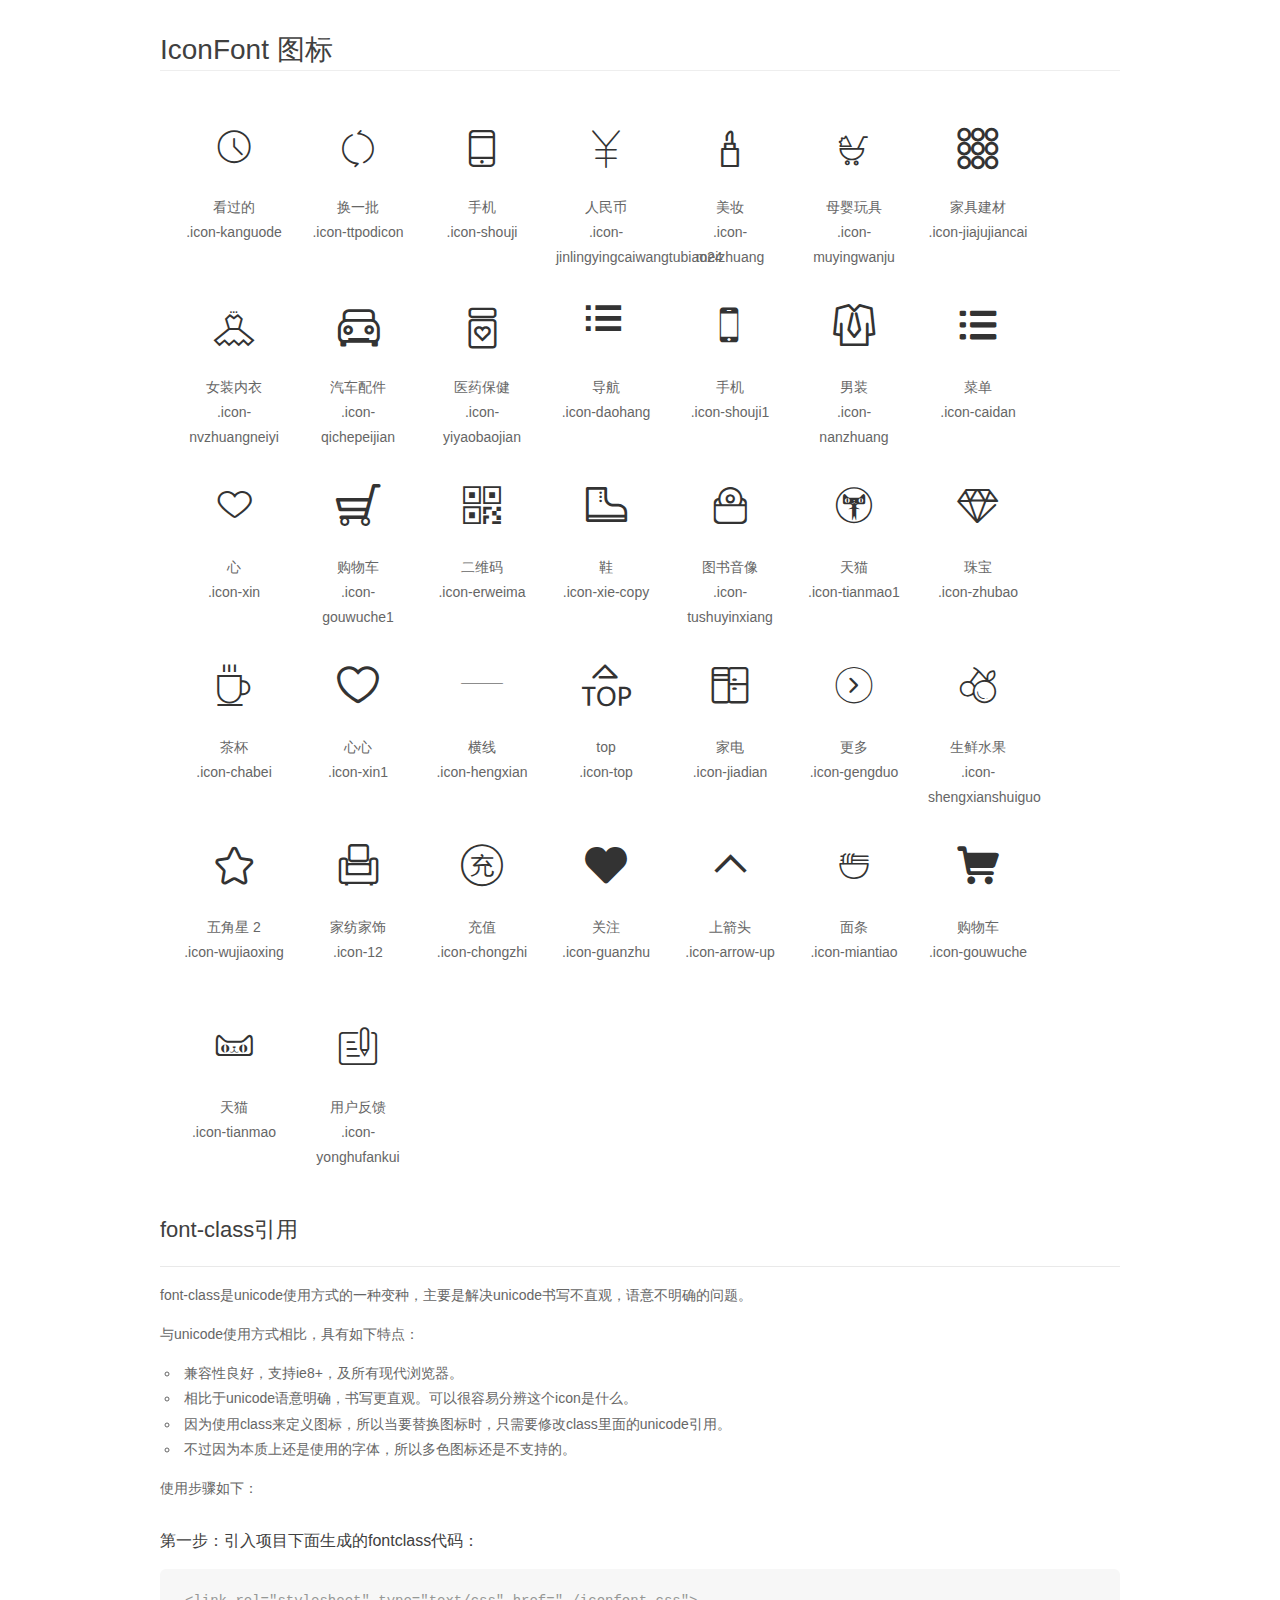
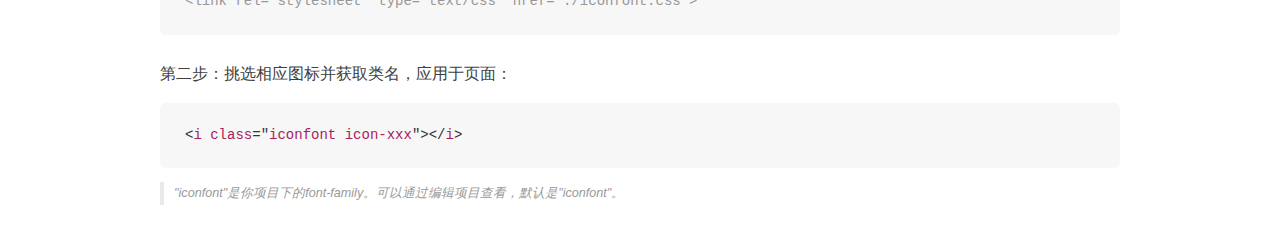
<file: 天猫/iconfont/demo_fontclass.html>
<!DOCTYPE html>
<html>
<head>
    <meta charset="utf-8"/>
    <title>IconFont</title>
    <link rel="stylesheet" href="demo.css">
    <link rel="stylesheet" href="iconfont.css">
</head>
<body>
    <div class="main markdown">
        <h1>IconFont 图标</h1>
        <ul class="icon_lists clear">
            
                <li>
                <i class="icon iconfont icon-kanguode"></i>
                    <div class="name">看过的</div>
                    <div class="fontclass">.icon-kanguode</div>
                </li>
            
                <li>
                <i class="icon iconfont icon-ttpodicon"></i>
                    <div class="name">换一批</div>
                    <div class="fontclass">.icon-ttpodicon</div>
                </li>
            
                <li>
                <i class="icon iconfont icon-shouji"></i>
                    <div class="name">手机</div>
                    <div class="fontclass">.icon-shouji</div>
                </li>
            
                <li>
                <i class="icon iconfont icon-jinlingyingcaiwangtubiao24"></i>
                    <div class="name">人民币</div>
                    <div class="fontclass">.icon-jinlingyingcaiwangtubiao24</div>
                </li>
            
                <li>
                <i class="icon iconfont icon-meizhuang"></i>
                    <div class="name">美妆</div>
                    <div class="fontclass">.icon-meizhuang</div>
                </li>
            
                <li>
                <i class="icon iconfont icon-muyingwanju"></i>
                    <div class="name">母婴玩具</div>
                    <div class="fontclass">.icon-muyingwanju</div>
                </li>
            
                <li>
                <i class="icon iconfont icon-jiajujiancai"></i>
                    <div class="name">家具建材</div>
                    <div class="fontclass">.icon-jiajujiancai</div>
                </li>
            
                <li>
                <i class="icon iconfont icon-nvzhuangneiyi"></i>
                    <div class="name">女装内衣</div>
                    <div class="fontclass">.icon-nvzhuangneiyi</div>
                </li>
            
                <li>
                <i class="icon iconfont icon-qichepeijian"></i>
                    <div class="name">汽车配件</div>
                    <div class="fontclass">.icon-qichepeijian</div>
                </li>
            
                <li>
                <i class="icon iconfont icon-yiyaobaojian"></i>
                    <div class="name">医药保健</div>
                    <div class="fontclass">.icon-yiyaobaojian</div>
                </li>
            
                <li>
                <i class="icon iconfont icon-daohang"></i>
                    <div class="name">导航</div>
                    <div class="fontclass">.icon-daohang</div>
                </li>
            
                <li>
                <i class="icon iconfont icon-shouji1"></i>
                    <div class="name">手机</div>
                    <div class="fontclass">.icon-shouji1</div>
                </li>
            
                <li>
                <i class="icon iconfont icon-nanzhuang"></i>
                    <div class="name">男装</div>
                    <div class="fontclass">.icon-nanzhuang</div>
                </li>
            
                <li>
                <i class="icon iconfont icon-caidan"></i>
                    <div class="name">菜单</div>
                    <div class="fontclass">.icon-caidan</div>
                </li>
            
                <li>
                <i class="icon iconfont icon-xin"></i>
                    <div class="name">心</div>
                    <div class="fontclass">.icon-xin</div>
                </li>
            
                <li>
                <i class="icon iconfont icon-gouwuche1"></i>
                    <div class="name">购物车</div>
                    <div class="fontclass">.icon-gouwuche1</div>
                </li>
            
                <li>
                <i class="icon iconfont icon-erweima"></i>
                    <div class="name">二维码</div>
                    <div class="fontclass">.icon-erweima</div>
                </li>
            
                <li>
                <i class="icon iconfont icon-xie-copy"></i>
                    <div class="name">鞋</div>
                    <div class="fontclass">.icon-xie-copy</div>
                </li>
            
                <li>
                <i class="icon iconfont icon-tushuyinxiang"></i>
                    <div class="name">图书音像</div>
                    <div class="fontclass">.icon-tushuyinxiang</div>
                </li>
            
                <li>
                <i class="icon iconfont icon-tianmao1"></i>
                    <div class="name">天猫</div>
                    <div class="fontclass">.icon-tianmao1</div>
                </li>
            
                <li>
                <i class="icon iconfont icon-zhubao"></i>
                    <div class="name">珠宝</div>
                    <div class="fontclass">.icon-zhubao</div>
                </li>
            
                <li>
                <i class="icon iconfont icon-chabei"></i>
                    <div class="name">茶杯</div>
                    <div class="fontclass">.icon-chabei</div>
                </li>
            
                <li>
                <i class="icon iconfont icon-xin1"></i>
                    <div class="name">心心</div>
                    <div class="fontclass">.icon-xin1</div>
                </li>
            
                <li>
                <i class="icon iconfont icon-hengxian"></i>
                    <div class="name">横线</div>
                    <div class="fontclass">.icon-hengxian</div>
                </li>
            
                <li>
                <i class="icon iconfont icon-top"></i>
                    <div class="name">top</div>
                    <div class="fontclass">.icon-top</div>
                </li>
            
                <li>
                <i class="icon iconfont icon-jiadian"></i>
                    <div class="name">家电</div>
                    <div class="fontclass">.icon-jiadian</div>
                </li>
            
                <li>
                <i class="icon iconfont icon-gengduo"></i>
                    <div class="name">更多</div>
                    <div class="fontclass">.icon-gengduo</div>
                </li>
            
                <li>
                <i class="icon iconfont icon-shengxianshuiguo"></i>
                    <div class="name">生鲜水果</div>
                    <div class="fontclass">.icon-shengxianshuiguo</div>
                </li>
            
                <li>
                <i class="icon iconfont icon-wujiaoxing"></i>
                    <div class="name">五角星 2</div>
                    <div class="fontclass">.icon-wujiaoxing</div>
                </li>
            
                <li>
                <i class="icon iconfont icon-12"></i>
                    <div class="name">家纺家饰</div>
                    <div class="fontclass">.icon-12</div>
                </li>
            
                <li>
                <i class="icon iconfont icon-chongzhi"></i>
                    <div class="name">充值</div>
                    <div class="fontclass">.icon-chongzhi</div>
                </li>
            
                <li>
                <i class="icon iconfont icon-guanzhu"></i>
                    <div class="name">关注</div>
                    <div class="fontclass">.icon-guanzhu</div>
                </li>
            
                <li>
                <i class="icon iconfont icon-arrow-up"></i>
                    <div class="name">上箭头</div>
                    <div class="fontclass">.icon-arrow-up</div>
                </li>
            
                <li>
                <i class="icon iconfont icon-miantiao"></i>
                    <div class="name">面条</div>
                    <div class="fontclass">.icon-miantiao</div>
                </li>
            
                <li>
                <i class="icon iconfont icon-gouwuche"></i>
                    <div class="name">购物车</div>
                    <div class="fontclass">.icon-gouwuche</div>
                </li>
            
                <li>
                <i class="icon iconfont icon-tianmao"></i>
                    <div class="name">天猫</div>
                    <div class="fontclass">.icon-tianmao</div>
                </li>
            
                <li>
                <i class="icon iconfont icon-yonghufankui"></i>
                    <div class="name">用户反馈</div>
                    <div class="fontclass">.icon-yonghufankui</div>
                </li>
            
        </ul>

        <h2 id="font-class-">font-class引用</h2>
        <hr>

        <p>font-class是unicode使用方式的一种变种，主要是解决unicode书写不直观，语意不明确的问题。</p>
        <p>与unicode使用方式相比，具有如下特点：</p>
        <ul>
        <li>兼容性良好，支持ie8+，及所有现代浏览器。</li>
        <li>相比于unicode语意明确，书写更直观。可以很容易分辨这个icon是什么。</li>
        <li>因为使用class来定义图标，所以当要替换图标时，只需要修改class里面的unicode引用。</li>
        <li>不过因为本质上还是使用的字体，所以多色图标还是不支持的。</li>
        </ul>
        <p>使用步骤如下：</p>
        <h3 id="-fontclass-">第一步：引入项目下面生成的fontclass代码：</h3>


        <pre><code class="lang-js hljs javascript"><span class="hljs-comment">&lt;link rel="stylesheet" type="text/css" href="./iconfont.css"&gt;</span></code></pre>
        <h3 id="-">第二步：挑选相应图标并获取类名，应用于页面：</h3>
        <pre><code class="lang-css hljs">&lt;<span class="hljs-selector-tag">i</span> <span class="hljs-selector-tag">class</span>="<span class="hljs-selector-tag">iconfont</span> <span class="hljs-selector-tag">icon-xxx</span>"&gt;&lt;/<span class="hljs-selector-tag">i</span>&gt;</code></pre>
        <blockquote>
        <p>"iconfont"是你项目下的font-family。可以通过编辑项目查看，默认是"iconfont"。</p>
        </blockquote>
    </div>
</body>
</html>
</file>
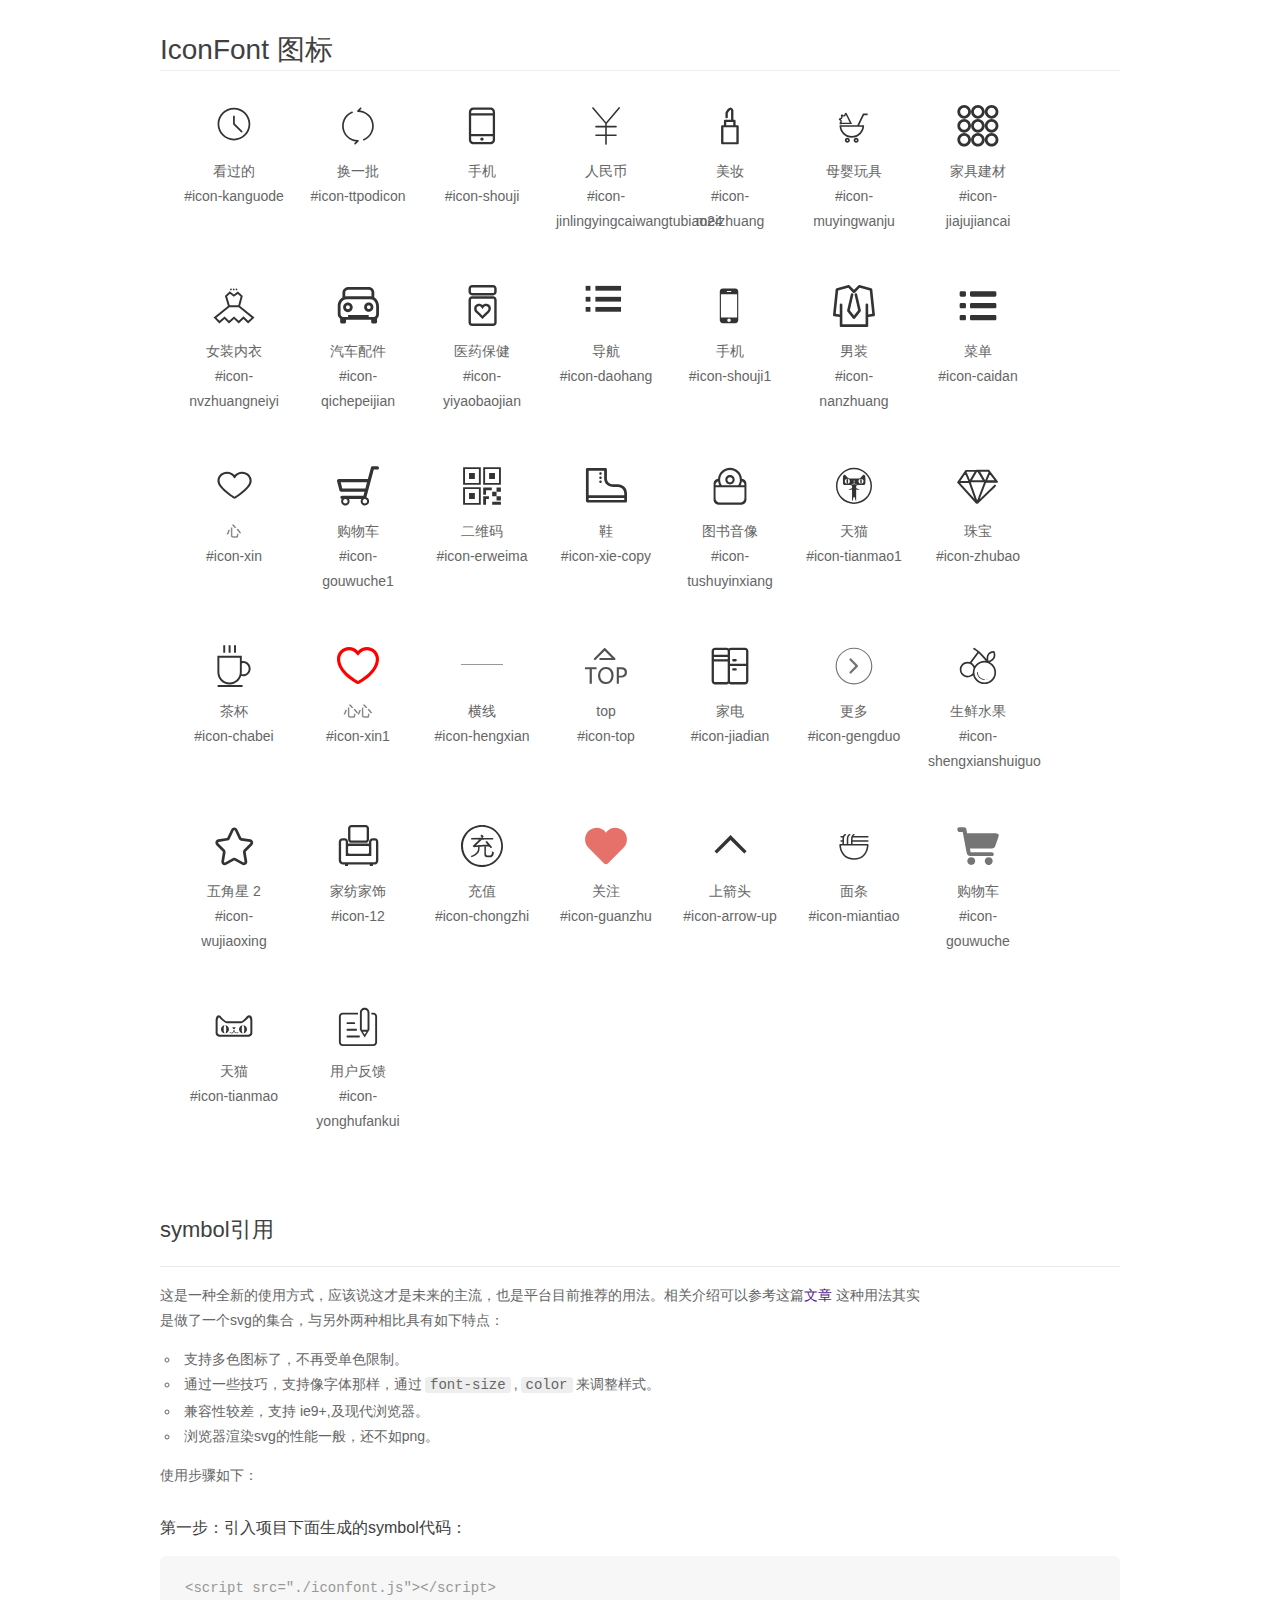
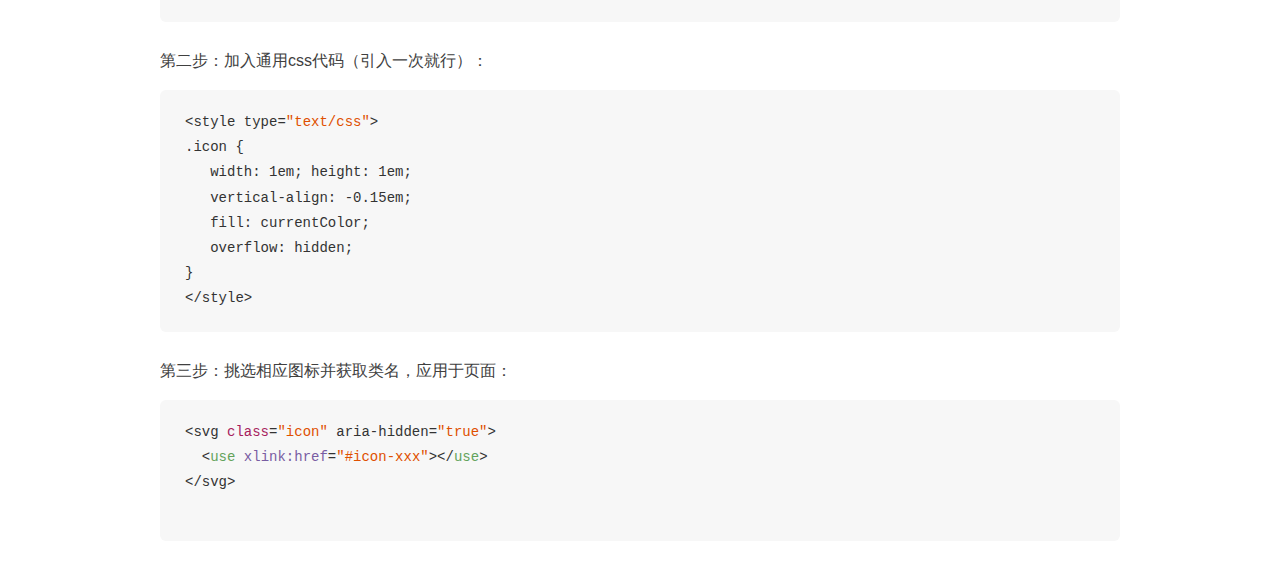
<file: 天猫/iconfont/demo_symbol.html>
<!DOCTYPE html>
<html>
<head>
    <meta charset="utf-8"/>
    <title>IconFont</title>
    <link rel="stylesheet" href="demo.css">
    <script src="iconfont.js"></script>

    <style type="text/css">
        .icon {
          /* 通过设置 font-size 来改变图标大小 */
          width: 1em; height: 1em;
          /* 图标和文字相邻时，垂直对齐 */
          vertical-align: -0.15em;
          /* 通过设置 color 来改变 SVG 的颜色/fill */
          fill: currentColor;
          /* path 和 stroke 溢出 viewBox 部分在 IE 下会显示
             normalize.css 中也包含这行 */
          overflow: hidden;
        }

    </style>
</head>
<body>
    <div class="main markdown">
        <h1>IconFont 图标</h1>
        <ul class="icon_lists clear">
            
                <li>
                    <svg class="icon" aria-hidden="true">
                        <use xlink:href="#icon-kanguode"></use>
                    </svg>
                    <div class="name">看过的</div>
                    <div class="fontclass">#icon-kanguode</div>
                </li>
            
                <li>
                    <svg class="icon" aria-hidden="true">
                        <use xlink:href="#icon-ttpodicon"></use>
                    </svg>
                    <div class="name">换一批</div>
                    <div class="fontclass">#icon-ttpodicon</div>
                </li>
            
                <li>
                    <svg class="icon" aria-hidden="true">
                        <use xlink:href="#icon-shouji"></use>
                    </svg>
                    <div class="name">手机</div>
                    <div class="fontclass">#icon-shouji</div>
                </li>
            
                <li>
                    <svg class="icon" aria-hidden="true">
                        <use xlink:href="#icon-jinlingyingcaiwangtubiao24"></use>
                    </svg>
                    <div class="name">人民币</div>
                    <div class="fontclass">#icon-jinlingyingcaiwangtubiao24</div>
                </li>
            
                <li>
                    <svg class="icon" aria-hidden="true">
                        <use xlink:href="#icon-meizhuang"></use>
                    </svg>
                    <div class="name">美妆</div>
                    <div class="fontclass">#icon-meizhuang</div>
                </li>
            
                <li>
                    <svg class="icon" aria-hidden="true">
                        <use xlink:href="#icon-muyingwanju"></use>
                    </svg>
                    <div class="name">母婴玩具</div>
                    <div class="fontclass">#icon-muyingwanju</div>
                </li>
            
                <li>
                    <svg class="icon" aria-hidden="true">
                        <use xlink:href="#icon-jiajujiancai"></use>
                    </svg>
                    <div class="name">家具建材</div>
                    <div class="fontclass">#icon-jiajujiancai</div>
                </li>
            
                <li>
                    <svg class="icon" aria-hidden="true">
                        <use xlink:href="#icon-nvzhuangneiyi"></use>
                    </svg>
                    <div class="name">女装内衣</div>
                    <div class="fontclass">#icon-nvzhuangneiyi</div>
                </li>
            
                <li>
                    <svg class="icon" aria-hidden="true">
                        <use xlink:href="#icon-qichepeijian"></use>
                    </svg>
                    <div class="name">汽车配件</div>
                    <div class="fontclass">#icon-qichepeijian</div>
                </li>
            
                <li>
                    <svg class="icon" aria-hidden="true">
                        <use xlink:href="#icon-yiyaobaojian"></use>
                    </svg>
                    <div class="name">医药保健</div>
                    <div class="fontclass">#icon-yiyaobaojian</div>
                </li>
            
                <li>
                    <svg class="icon" aria-hidden="true">
                        <use xlink:href="#icon-daohang"></use>
                    </svg>
                    <div class="name">导航</div>
                    <div class="fontclass">#icon-daohang</div>
                </li>
            
                <li>
                    <svg class="icon" aria-hidden="true">
                        <use xlink:href="#icon-shouji1"></use>
                    </svg>
                    <div class="name">手机</div>
                    <div class="fontclass">#icon-shouji1</div>
                </li>
            
                <li>
                    <svg class="icon" aria-hidden="true">
                        <use xlink:href="#icon-nanzhuang"></use>
                    </svg>
                    <div class="name">男装</div>
                    <div class="fontclass">#icon-nanzhuang</div>
                </li>
            
                <li>
                    <svg class="icon" aria-hidden="true">
                        <use xlink:href="#icon-caidan"></use>
                    </svg>
                    <div class="name">菜单</div>
                    <div class="fontclass">#icon-caidan</div>
                </li>
            
                <li>
                    <svg class="icon" aria-hidden="true">
                        <use xlink:href="#icon-xin"></use>
                    </svg>
                    <div class="name">心</div>
                    <div class="fontclass">#icon-xin</div>
                </li>
            
                <li>
                    <svg class="icon" aria-hidden="true">
                        <use xlink:href="#icon-gouwuche1"></use>
                    </svg>
                    <div class="name">购物车</div>
                    <div class="fontclass">#icon-gouwuche1</div>
                </li>
            
                <li>
                    <svg class="icon" aria-hidden="true">
                        <use xlink:href="#icon-erweima"></use>
                    </svg>
                    <div class="name">二维码</div>
                    <div class="fontclass">#icon-erweima</div>
                </li>
            
                <li>
                    <svg class="icon" aria-hidden="true">
                        <use xlink:href="#icon-xie-copy"></use>
                    </svg>
                    <div class="name">鞋</div>
                    <div class="fontclass">#icon-xie-copy</div>
                </li>
            
                <li>
                    <svg class="icon" aria-hidden="true">
                        <use xlink:href="#icon-tushuyinxiang"></use>
                    </svg>
                    <div class="name">图书音像</div>
                    <div class="fontclass">#icon-tushuyinxiang</div>
                </li>
            
                <li>
                    <svg class="icon" aria-hidden="true">
                        <use xlink:href="#icon-tianmao1"></use>
                    </svg>
                    <div class="name">天猫</div>
                    <div class="fontclass">#icon-tianmao1</div>
                </li>
            
                <li>
                    <svg class="icon" aria-hidden="true">
                        <use xlink:href="#icon-zhubao"></use>
                    </svg>
                    <div class="name">珠宝</div>
                    <div class="fontclass">#icon-zhubao</div>
                </li>
            
                <li>
                    <svg class="icon" aria-hidden="true">
                        <use xlink:href="#icon-chabei"></use>
                    </svg>
                    <div class="name">茶杯</div>
                    <div class="fontclass">#icon-chabei</div>
                </li>
            
                <li>
                    <svg class="icon" aria-hidden="true">
                        <use xlink:href="#icon-xin1"></use>
                    </svg>
                    <div class="name">心心</div>
                    <div class="fontclass">#icon-xin1</div>
                </li>
            
                <li>
                    <svg class="icon" aria-hidden="true">
                        <use xlink:href="#icon-hengxian"></use>
                    </svg>
                    <div class="name">横线</div>
                    <div class="fontclass">#icon-hengxian</div>
                </li>
            
                <li>
                    <svg class="icon" aria-hidden="true">
                        <use xlink:href="#icon-top"></use>
                    </svg>
                    <div class="name">top</div>
                    <div class="fontclass">#icon-top</div>
                </li>
            
                <li>
                    <svg class="icon" aria-hidden="true">
                        <use xlink:href="#icon-jiadian"></use>
                    </svg>
                    <div class="name">家电</div>
                    <div class="fontclass">#icon-jiadian</div>
                </li>
            
                <li>
                    <svg class="icon" aria-hidden="true">
                        <use xlink:href="#icon-gengduo"></use>
                    </svg>
                    <div class="name">更多</div>
                    <div class="fontclass">#icon-gengduo</div>
                </li>
            
                <li>
                    <svg class="icon" aria-hidden="true">
                        <use xlink:href="#icon-shengxianshuiguo"></use>
                    </svg>
                    <div class="name">生鲜水果</div>
                    <div class="fontclass">#icon-shengxianshuiguo</div>
                </li>
            
                <li>
                    <svg class="icon" aria-hidden="true">
                        <use xlink:href="#icon-wujiaoxing"></use>
                    </svg>
                    <div class="name">五角星 2</div>
                    <div class="fontclass">#icon-wujiaoxing</div>
                </li>
            
                <li>
                    <svg class="icon" aria-hidden="true">
                        <use xlink:href="#icon-12"></use>
                    </svg>
                    <div class="name">家纺家饰</div>
                    <div class="fontclass">#icon-12</div>
                </li>
            
                <li>
                    <svg class="icon" aria-hidden="true">
                        <use xlink:href="#icon-chongzhi"></use>
                    </svg>
                    <div class="name">充值</div>
                    <div class="fontclass">#icon-chongzhi</div>
                </li>
            
                <li>
                    <svg class="icon" aria-hidden="true">
                        <use xlink:href="#icon-guanzhu"></use>
                    </svg>
                    <div class="name">关注</div>
                    <div class="fontclass">#icon-guanzhu</div>
                </li>
            
                <li>
                    <svg class="icon" aria-hidden="true">
                        <use xlink:href="#icon-arrow-up"></use>
                    </svg>
                    <div class="name">上箭头</div>
                    <div class="fontclass">#icon-arrow-up</div>
                </li>
            
                <li>
                    <svg class="icon" aria-hidden="true">
                        <use xlink:href="#icon-miantiao"></use>
                    </svg>
                    <div class="name">面条</div>
                    <div class="fontclass">#icon-miantiao</div>
                </li>
            
                <li>
                    <svg class="icon" aria-hidden="true">
                        <use xlink:href="#icon-gouwuche"></use>
                    </svg>
                    <div class="name">购物车</div>
                    <div class="fontclass">#icon-gouwuche</div>
                </li>
            
                <li>
                    <svg class="icon" aria-hidden="true">
                        <use xlink:href="#icon-tianmao"></use>
                    </svg>
                    <div class="name">天猫</div>
                    <div class="fontclass">#icon-tianmao</div>
                </li>
            
                <li>
                    <svg class="icon" aria-hidden="true">
                        <use xlink:href="#icon-yonghufankui"></use>
                    </svg>
                    <div class="name">用户反馈</div>
                    <div class="fontclass">#icon-yonghufankui</div>
                </li>
            
        </ul>


        <h2 id="symbol-">symbol引用</h2>
        <hr>

        <p>这是一种全新的使用方式，应该说这才是未来的主流，也是平台目前推荐的用法。相关介绍可以参考这篇<a href="">文章</a>
        这种用法其实是做了一个svg的集合，与另外两种相比具有如下特点：</p>
        <ul>
          <li>支持多色图标了，不再受单色限制。</li>
          <li>通过一些技巧，支持像字体那样，通过<code>font-size</code>,<code>color</code>来调整样式。</li>
          <li>兼容性较差，支持 ie9+,及现代浏览器。</li>
          <li>浏览器渲染svg的性能一般，还不如png。</li>
        </ul>
        <p>使用步骤如下：</p>
        <h3 id="-symbol-">第一步：引入项目下面生成的symbol代码：</h3>
        <pre><code class="lang-js hljs javascript"><span class="hljs-comment">&lt;script src="./iconfont.js"&gt;&lt;/script&gt;</span></code></pre>
        <h3 id="-css-">第二步：加入通用css代码（引入一次就行）：</h3>
        <pre><code class="lang-js hljs javascript">&lt;style type=<span class="hljs-string">"text/css"</span>&gt;
.icon {
   width: <span class="hljs-number">1</span>em; height: <span class="hljs-number">1</span>em;
   vertical-align: <span class="hljs-number">-0.15</span>em;
   fill: currentColor;
   overflow: hidden;
}
&lt;<span class="hljs-regexp">/style&gt;</span></code></pre>
        <h3 id="-">第三步：挑选相应图标并获取类名，应用于页面：</h3>
        <pre><code class="lang-js hljs javascript">&lt;svg <span class="hljs-class"><span class="hljs-keyword">class</span></span>=<span class="hljs-string">"icon"</span> aria-hidden=<span class="hljs-string">"true"</span>&gt;<span class="xml"><span class="hljs-tag">
  &lt;<span class="hljs-name">use</span> <span class="hljs-attr">xlink:href</span>=<span class="hljs-string">"#icon-xxx"</span>&gt;</span><span class="hljs-tag">&lt;/<span class="hljs-name">use</span>&gt;</span>
</span>&lt;<span class="hljs-regexp">/svg&gt;
        </span></code></pre>
    </div>
</body>
</html>
</file>
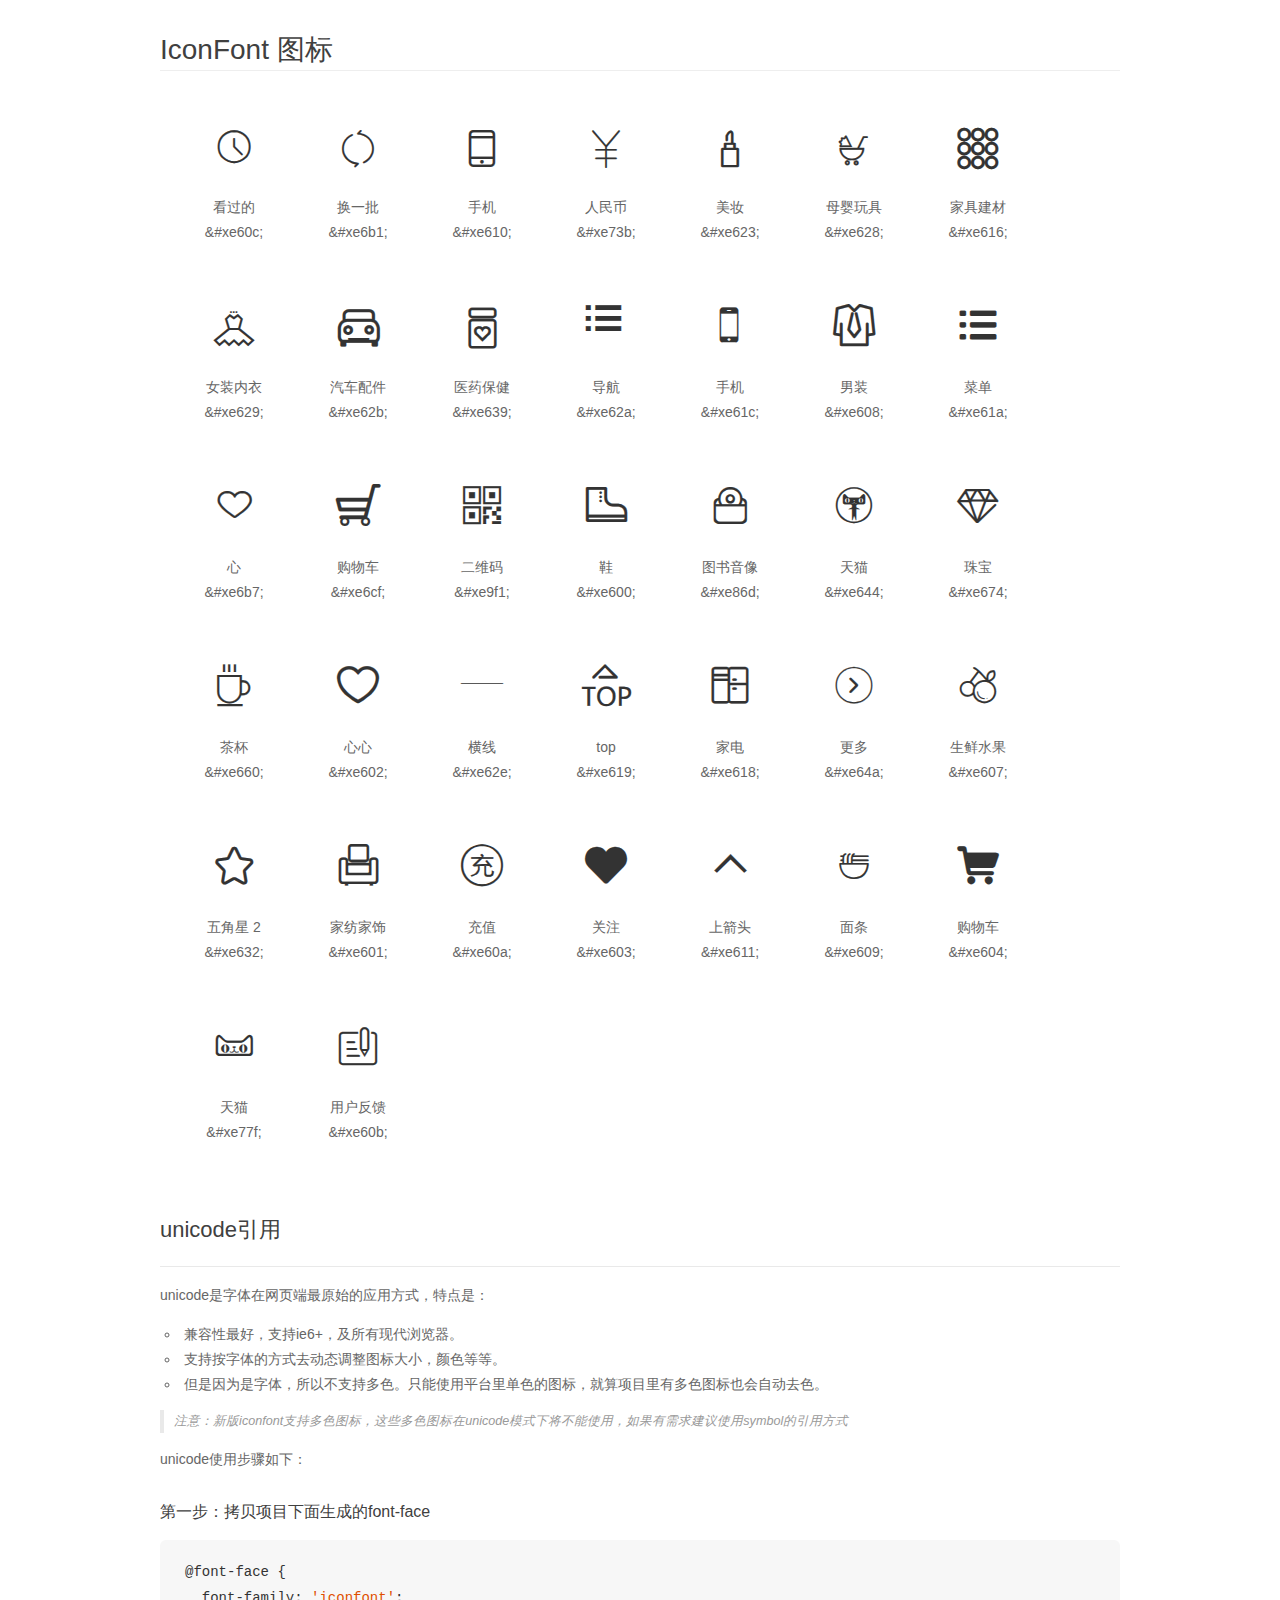
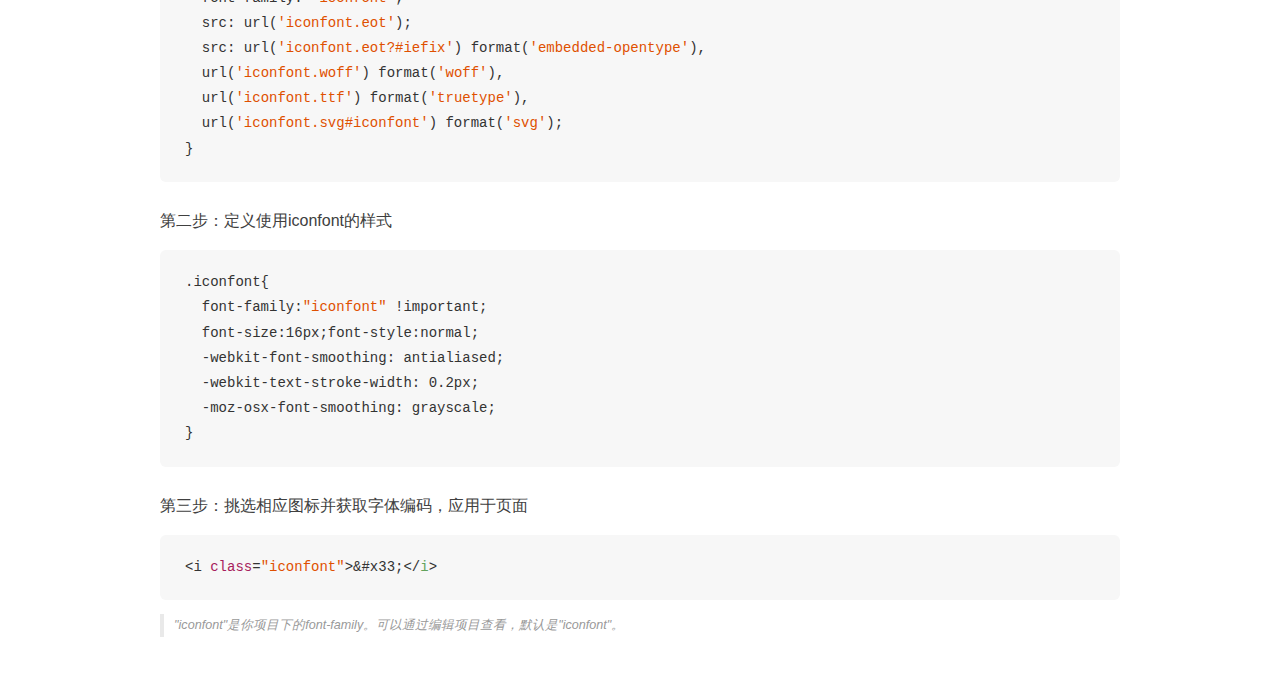
<file: 天猫/iconfont/demo_unicode.html>
<!DOCTYPE html>
<html>
<head>
    <meta charset="utf-8"/>
    <title>IconFont</title>
    <link rel="stylesheet" href="demo.css">

    <style type="text/css">

        @font-face {font-family: "iconfont";
          src: url('iconfont.eot'); /* IE9*/
          src: url('iconfont.eot#iefix') format('embedded-opentype'), /* IE6-IE8 */
          url('iconfont.woff') format('woff'), /* chrome, firefox */
          url('iconfont.ttf') format('truetype'), /* chrome, firefox, opera, Safari, Android, iOS 4.2+*/
          url('iconfont.svg#iconfont') format('svg'); /* iOS 4.1- */
        }

        .iconfont {
          font-family:"iconfont" !important;
          font-size:16px;
          font-style:normal;
          -webkit-font-smoothing: antialiased;
          -webkit-text-stroke-width: 0.2px;
          -moz-osx-font-smoothing: grayscale;
        }

    </style>
</head>
<body>
    <div class="main markdown">
        <h1>IconFont 图标</h1>
        <ul class="icon_lists clear">
            
                <li>
                <i class="icon iconfont">&#xe60c;</i>
                    <div class="name">看过的</div>
                    <div class="code">&amp;#xe60c;</div>
                </li>
            
                <li>
                <i class="icon iconfont">&#xe6b1;</i>
                    <div class="name">换一批</div>
                    <div class="code">&amp;#xe6b1;</div>
                </li>
            
                <li>
                <i class="icon iconfont">&#xe610;</i>
                    <div class="name">手机</div>
                    <div class="code">&amp;#xe610;</div>
                </li>
            
                <li>
                <i class="icon iconfont">&#xe73b;</i>
                    <div class="name">人民币</div>
                    <div class="code">&amp;#xe73b;</div>
                </li>
            
                <li>
                <i class="icon iconfont">&#xe623;</i>
                    <div class="name">美妆</div>
                    <div class="code">&amp;#xe623;</div>
                </li>
            
                <li>
                <i class="icon iconfont">&#xe628;</i>
                    <div class="name">母婴玩具</div>
                    <div class="code">&amp;#xe628;</div>
                </li>
            
                <li>
                <i class="icon iconfont">&#xe616;</i>
                    <div class="name">家具建材</div>
                    <div class="code">&amp;#xe616;</div>
                </li>
            
                <li>
                <i class="icon iconfont">&#xe629;</i>
                    <div class="name">女装内衣</div>
                    <div class="code">&amp;#xe629;</div>
                </li>
            
                <li>
                <i class="icon iconfont">&#xe62b;</i>
                    <div class="name">汽车配件</div>
                    <div class="code">&amp;#xe62b;</div>
                </li>
            
                <li>
                <i class="icon iconfont">&#xe639;</i>
                    <div class="name">医药保健</div>
                    <div class="code">&amp;#xe639;</div>
                </li>
            
                <li>
                <i class="icon iconfont">&#xe62a;</i>
                    <div class="name">导航</div>
                    <div class="code">&amp;#xe62a;</div>
                </li>
            
                <li>
                <i class="icon iconfont">&#xe61c;</i>
                    <div class="name">手机</div>
                    <div class="code">&amp;#xe61c;</div>
                </li>
            
                <li>
                <i class="icon iconfont">&#xe608;</i>
                    <div class="name">男装</div>
                    <div class="code">&amp;#xe608;</div>
                </li>
            
                <li>
                <i class="icon iconfont">&#xe61a;</i>
                    <div class="name">菜单</div>
                    <div class="code">&amp;#xe61a;</div>
                </li>
            
                <li>
                <i class="icon iconfont">&#xe6b7;</i>
                    <div class="name">心</div>
                    <div class="code">&amp;#xe6b7;</div>
                </li>
            
                <li>
                <i class="icon iconfont">&#xe6cf;</i>
                    <div class="name">购物车</div>
                    <div class="code">&amp;#xe6cf;</div>
                </li>
            
                <li>
                <i class="icon iconfont">&#xe9f1;</i>
                    <div class="name">二维码</div>
                    <div class="code">&amp;#xe9f1;</div>
                </li>
            
                <li>
                <i class="icon iconfont">&#xe600;</i>
                    <div class="name">鞋</div>
                    <div class="code">&amp;#xe600;</div>
                </li>
            
                <li>
                <i class="icon iconfont">&#xe86d;</i>
                    <div class="name">图书音像</div>
                    <div class="code">&amp;#xe86d;</div>
                </li>
            
                <li>
                <i class="icon iconfont">&#xe644;</i>
                    <div class="name">天猫</div>
                    <div class="code">&amp;#xe644;</div>
                </li>
            
                <li>
                <i class="icon iconfont">&#xe674;</i>
                    <div class="name">珠宝</div>
                    <div class="code">&amp;#xe674;</div>
                </li>
            
                <li>
                <i class="icon iconfont">&#xe660;</i>
                    <div class="name">茶杯</div>
                    <div class="code">&amp;#xe660;</div>
                </li>
            
                <li>
                <i class="icon iconfont">&#xe602;</i>
                    <div class="name">心心</div>
                    <div class="code">&amp;#xe602;</div>
                </li>
            
                <li>
                <i class="icon iconfont">&#xe62e;</i>
                    <div class="name">横线</div>
                    <div class="code">&amp;#xe62e;</div>
                </li>
            
                <li>
                <i class="icon iconfont">&#xe619;</i>
                    <div class="name">top</div>
                    <div class="code">&amp;#xe619;</div>
                </li>
            
                <li>
                <i class="icon iconfont">&#xe618;</i>
                    <div class="name">家电</div>
                    <div class="code">&amp;#xe618;</div>
                </li>
            
                <li>
                <i class="icon iconfont">&#xe64a;</i>
                    <div class="name">更多</div>
                    <div class="code">&amp;#xe64a;</div>
                </li>
            
                <li>
                <i class="icon iconfont">&#xe607;</i>
                    <div class="name">生鲜水果</div>
                    <div class="code">&amp;#xe607;</div>
                </li>
            
                <li>
                <i class="icon iconfont">&#xe632;</i>
                    <div class="name">五角星 2</div>
                    <div class="code">&amp;#xe632;</div>
                </li>
            
                <li>
                <i class="icon iconfont">&#xe601;</i>
                    <div class="name">家纺家饰</div>
                    <div class="code">&amp;#xe601;</div>
                </li>
            
                <li>
                <i class="icon iconfont">&#xe60a;</i>
                    <div class="name">充值</div>
                    <div class="code">&amp;#xe60a;</div>
                </li>
            
                <li>
                <i class="icon iconfont">&#xe603;</i>
                    <div class="name">关注</div>
                    <div class="code">&amp;#xe603;</div>
                </li>
            
                <li>
                <i class="icon iconfont">&#xe611;</i>
                    <div class="name">上箭头</div>
                    <div class="code">&amp;#xe611;</div>
                </li>
            
                <li>
                <i class="icon iconfont">&#xe609;</i>
                    <div class="name">面条</div>
                    <div class="code">&amp;#xe609;</div>
                </li>
            
                <li>
                <i class="icon iconfont">&#xe604;</i>
                    <div class="name">购物车</div>
                    <div class="code">&amp;#xe604;</div>
                </li>
            
                <li>
                <i class="icon iconfont">&#xe77f;</i>
                    <div class="name">天猫</div>
                    <div class="code">&amp;#xe77f;</div>
                </li>
            
                <li>
                <i class="icon iconfont">&#xe60b;</i>
                    <div class="name">用户反馈</div>
                    <div class="code">&amp;#xe60b;</div>
                </li>
            
        </ul>
        <h2 id="unicode-">unicode引用</h2>
        <hr>

        <p>unicode是字体在网页端最原始的应用方式，特点是：</p>
        <ul>
        <li>兼容性最好，支持ie6+，及所有现代浏览器。</li>
        <li>支持按字体的方式去动态调整图标大小，颜色等等。</li>
        <li>但是因为是字体，所以不支持多色。只能使用平台里单色的图标，就算项目里有多色图标也会自动去色。</li>
        </ul>
        <blockquote>
        <p>注意：新版iconfont支持多色图标，这些多色图标在unicode模式下将不能使用，如果有需求建议使用symbol的引用方式</p>
        </blockquote>
        <p>unicode使用步骤如下：</p>
        <h3 id="-font-face">第一步：拷贝项目下面生成的font-face</h3>
        <pre><code class="lang-js hljs javascript">@font-face {
  font-family: <span class="hljs-string">'iconfont'</span>;
  src: url(<span class="hljs-string">'iconfont.eot'</span>);
  src: url(<span class="hljs-string">'iconfont.eot?#iefix'</span>) format(<span class="hljs-string">'embedded-opentype'</span>),
  url(<span class="hljs-string">'iconfont.woff'</span>) format(<span class="hljs-string">'woff'</span>),
  url(<span class="hljs-string">'iconfont.ttf'</span>) format(<span class="hljs-string">'truetype'</span>),
  url(<span class="hljs-string">'iconfont.svg#iconfont'</span>) format(<span class="hljs-string">'svg'</span>);
}
</code></pre>
        <h3 id="-iconfont-">第二步：定义使用iconfont的样式</h3>
        <pre><code class="lang-js hljs javascript">.iconfont{
  font-family:<span class="hljs-string">"iconfont"</span> !important;
  font-size:<span class="hljs-number">16</span>px;font-style:normal;
  -webkit-font-smoothing: antialiased;
  -webkit-text-stroke-width: <span class="hljs-number">0.2</span>px;
  -moz-osx-font-smoothing: grayscale;
}
</code></pre>
        <h3 id="-">第三步：挑选相应图标并获取字体编码，应用于页面</h3>
        <pre><code class="lang-js hljs javascript">&lt;i <span class="hljs-class"><span class="hljs-keyword">class</span></span>=<span class="hljs-string">"iconfont"</span>&gt;&amp;#x33;<span class="xml"><span class="hljs-tag">&lt;/<span class="hljs-name">i</span>&gt;</span></span></code></pre>

        <blockquote>
        <p>"iconfont"是你项目下的font-family。可以通过编辑项目查看，默认是"iconfont"。</p>
        </blockquote>
    </div>


</body>
</html>
</file>
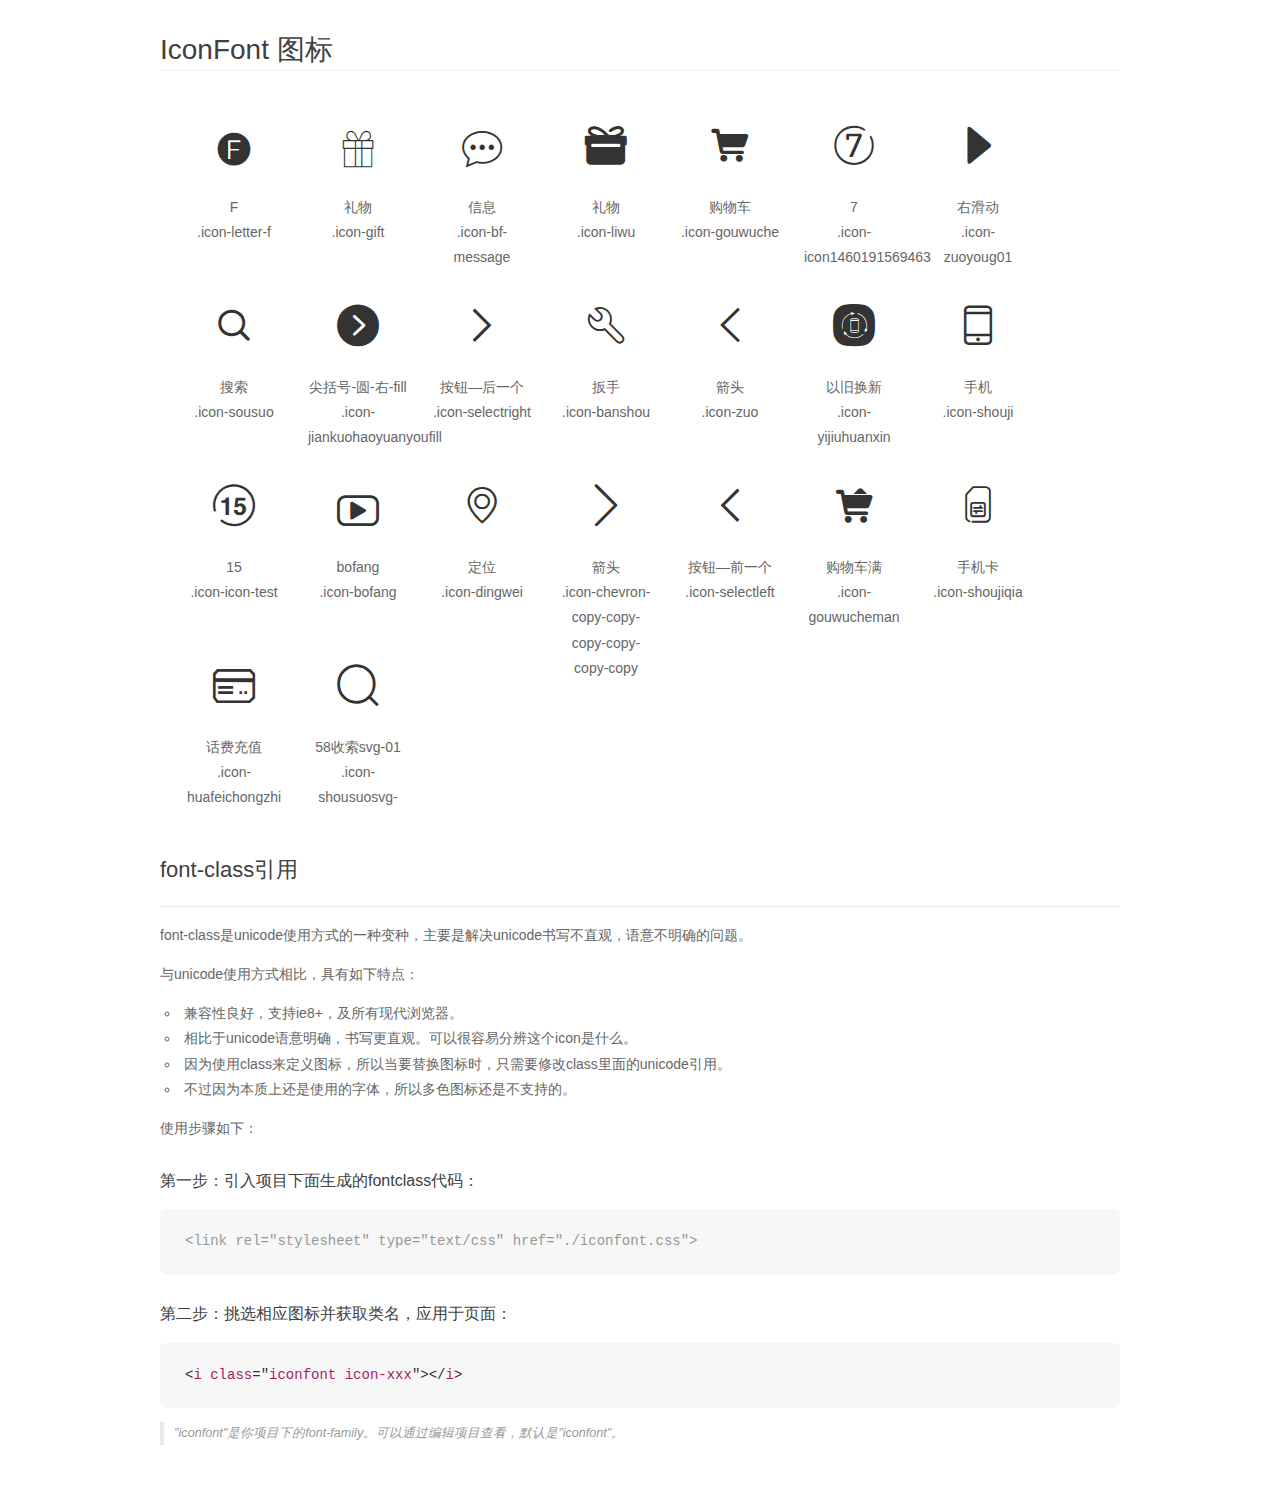
<file: 小米2/iconfont/demo_fontclass.html>
<!DOCTYPE html>
<html>
<head>
    <meta charset="utf-8"/>
    <title>IconFont</title>
    <link rel="stylesheet" href="demo.css">
    <link rel="stylesheet" href="iconfont.css">
</head>
<body>
    <div class="main markdown">
        <h1>IconFont 图标</h1>
        <ul class="icon_lists clear">
            
                <li>
                <i class="icon iconfont icon-letter-f"></i>
                    <div class="name">F</div>
                    <div class="fontclass">.icon-letter-f</div>
                </li>
            
                <li>
                <i class="icon iconfont icon-gift"></i>
                    <div class="name">礼物</div>
                    <div class="fontclass">.icon-gift</div>
                </li>
            
                <li>
                <i class="icon iconfont icon-bf-message"></i>
                    <div class="name">信息</div>
                    <div class="fontclass">.icon-bf-message</div>
                </li>
            
                <li>
                <i class="icon iconfont icon-liwu"></i>
                    <div class="name">礼物</div>
                    <div class="fontclass">.icon-liwu</div>
                </li>
            
                <li>
                <i class="icon iconfont icon-gouwuche"></i>
                    <div class="name">购物车</div>
                    <div class="fontclass">.icon-gouwuche</div>
                </li>
            
                <li>
                <i class="icon iconfont icon-icon1460191569463"></i>
                    <div class="name">7</div>
                    <div class="fontclass">.icon-icon1460191569463</div>
                </li>
            
                <li>
                <i class="icon iconfont icon-zuoyoug01"></i>
                    <div class="name">右滑动</div>
                    <div class="fontclass">.icon-zuoyoug01</div>
                </li>
            
                <li>
                <i class="icon iconfont icon-sousuo"></i>
                    <div class="name">搜索</div>
                    <div class="fontclass">.icon-sousuo</div>
                </li>
            
                <li>
                <i class="icon iconfont icon-jiankuohaoyuanyoufill"></i>
                    <div class="name">尖括号-圆-右-fill</div>
                    <div class="fontclass">.icon-jiankuohaoyuanyoufill</div>
                </li>
            
                <li>
                <i class="icon iconfont icon-selectright"></i>
                    <div class="name">按钮—后一个</div>
                    <div class="fontclass">.icon-selectright</div>
                </li>
            
                <li>
                <i class="icon iconfont icon-banshou"></i>
                    <div class="name">扳手</div>
                    <div class="fontclass">.icon-banshou</div>
                </li>
            
                <li>
                <i class="icon iconfont icon-zuo"></i>
                    <div class="name">箭头</div>
                    <div class="fontclass">.icon-zuo</div>
                </li>
            
                <li>
                <i class="icon iconfont icon-yijiuhuanxin"></i>
                    <div class="name">以旧换新</div>
                    <div class="fontclass">.icon-yijiuhuanxin</div>
                </li>
            
                <li>
                <i class="icon iconfont icon-shouji"></i>
                    <div class="name">手机</div>
                    <div class="fontclass">.icon-shouji</div>
                </li>
            
                <li>
                <i class="icon iconfont icon-icon-test"></i>
                    <div class="name">15</div>
                    <div class="fontclass">.icon-icon-test</div>
                </li>
            
                <li>
                <i class="icon iconfont icon-bofang"></i>
                    <div class="name">bofang</div>
                    <div class="fontclass">.icon-bofang</div>
                </li>
            
                <li>
                <i class="icon iconfont icon-dingwei"></i>
                    <div class="name">定位</div>
                    <div class="fontclass">.icon-dingwei</div>
                </li>
            
                <li>
                <i class="icon iconfont icon-chevron-copy-copy-copy-copy-copy-copy"></i>
                    <div class="name">箭头</div>
                    <div class="fontclass">.icon-chevron-copy-copy-copy-copy-copy-copy</div>
                </li>
            
                <li>
                <i class="icon iconfont icon-selectleft"></i>
                    <div class="name">按钮—前一个</div>
                    <div class="fontclass">.icon-selectleft</div>
                </li>
            
                <li>
                <i class="icon iconfont icon-gouwucheman"></i>
                    <div class="name">购物车满</div>
                    <div class="fontclass">.icon-gouwucheman</div>
                </li>
            
                <li>
                <i class="icon iconfont icon-shoujiqia"></i>
                    <div class="name">手机卡</div>
                    <div class="fontclass">.icon-shoujiqia</div>
                </li>
            
                <li>
                <i class="icon iconfont icon-huafeichongzhi"></i>
                    <div class="name">话费充值</div>
                    <div class="fontclass">.icon-huafeichongzhi</div>
                </li>
            
                <li>
                <i class="icon iconfont icon-shousuosvg-"></i>
                    <div class="name">58收索svg-01</div>
                    <div class="fontclass">.icon-shousuosvg-</div>
                </li>
            
        </ul>

        <h2 id="font-class-">font-class引用</h2>
        <hr>

        <p>font-class是unicode使用方式的一种变种，主要是解决unicode书写不直观，语意不明确的问题。</p>
        <p>与unicode使用方式相比，具有如下特点：</p>
        <ul>
        <li>兼容性良好，支持ie8+，及所有现代浏览器。</li>
        <li>相比于unicode语意明确，书写更直观。可以很容易分辨这个icon是什么。</li>
        <li>因为使用class来定义图标，所以当要替换图标时，只需要修改class里面的unicode引用。</li>
        <li>不过因为本质上还是使用的字体，所以多色图标还是不支持的。</li>
        </ul>
        <p>使用步骤如下：</p>
        <h3 id="-fontclass-">第一步：引入项目下面生成的fontclass代码：</h3>


        <pre><code class="lang-js hljs javascript"><span class="hljs-comment">&lt;link rel="stylesheet" type="text/css" href="./iconfont.css"&gt;</span></code></pre>
        <h3 id="-">第二步：挑选相应图标并获取类名，应用于页面：</h3>
        <pre><code class="lang-css hljs">&lt;<span class="hljs-selector-tag">i</span> <span class="hljs-selector-tag">class</span>="<span class="hljs-selector-tag">iconfont</span> <span class="hljs-selector-tag">icon-xxx</span>"&gt;&lt;/<span class="hljs-selector-tag">i</span>&gt;</code></pre>
        <blockquote>
        <p>"iconfont"是你项目下的font-family。可以通过编辑项目查看，默认是"iconfont"。</p>
        </blockquote>
    </div>
</body>
</html>
</file>
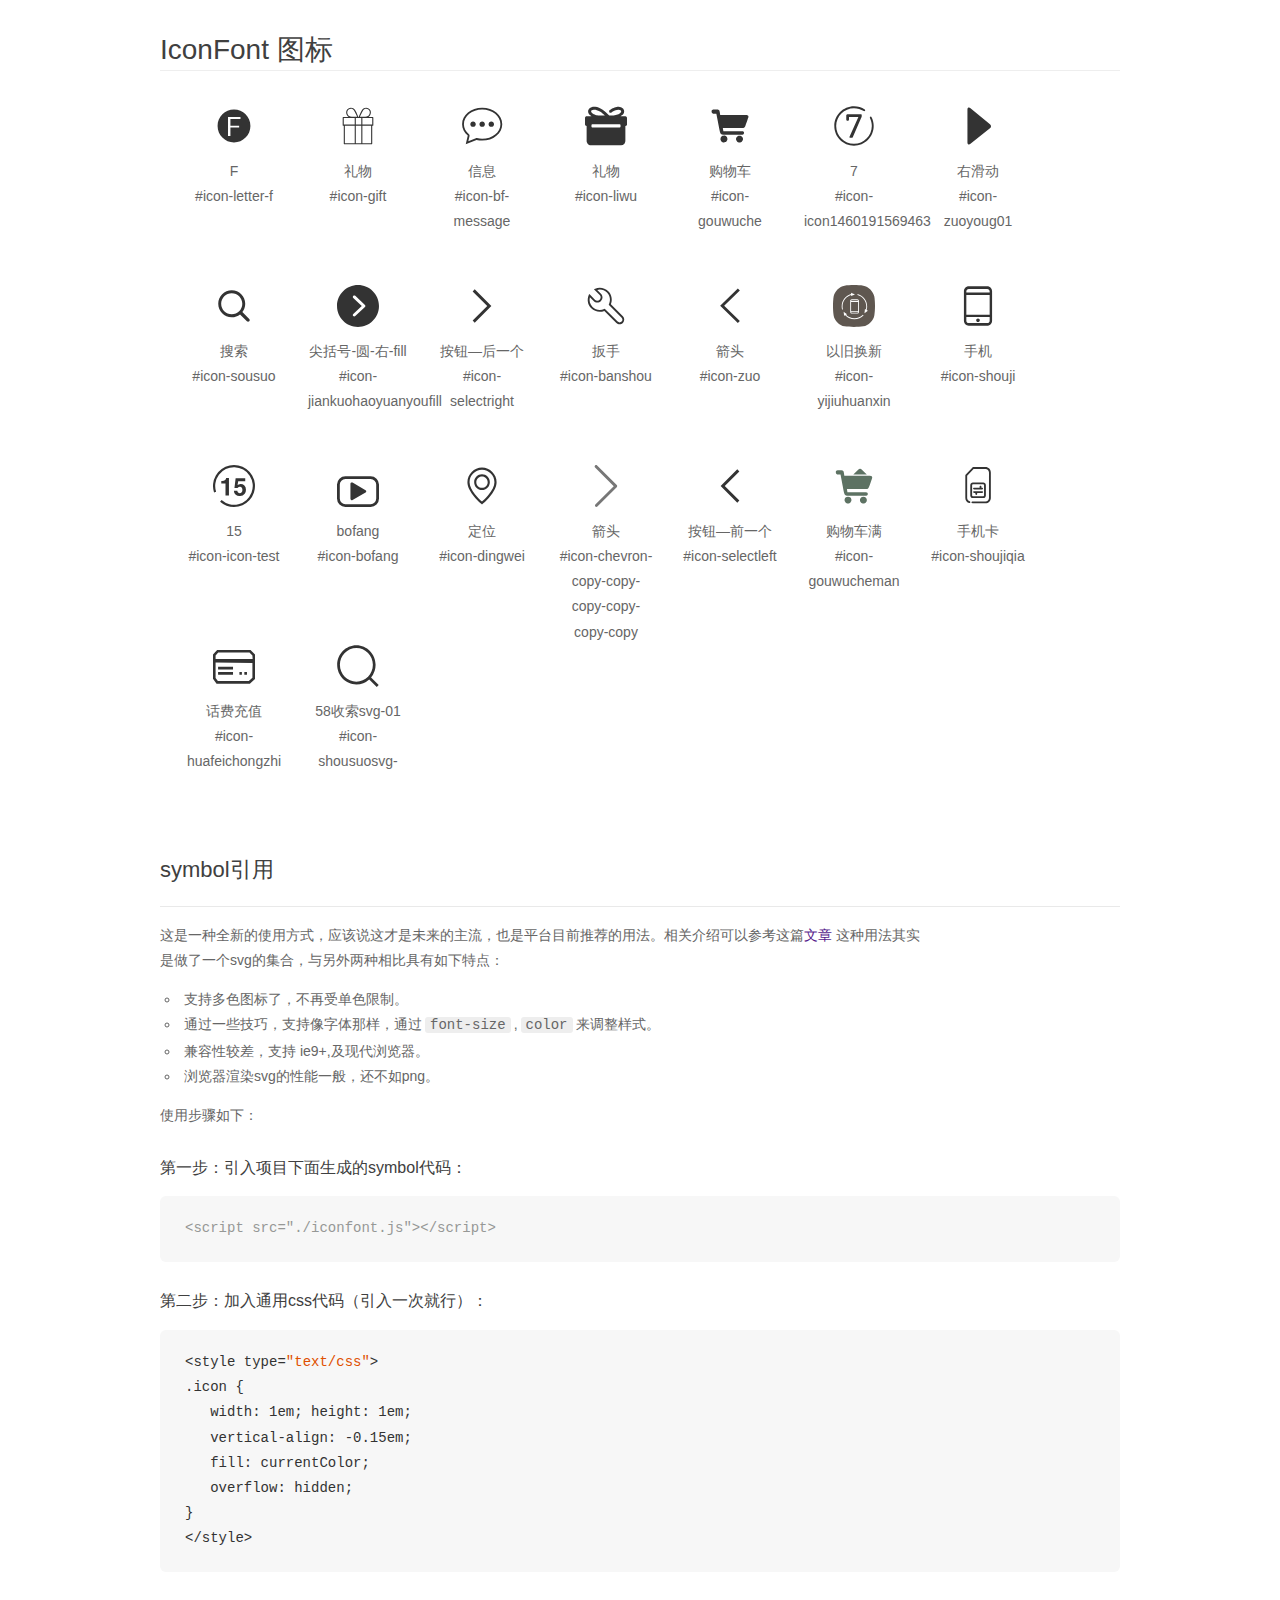
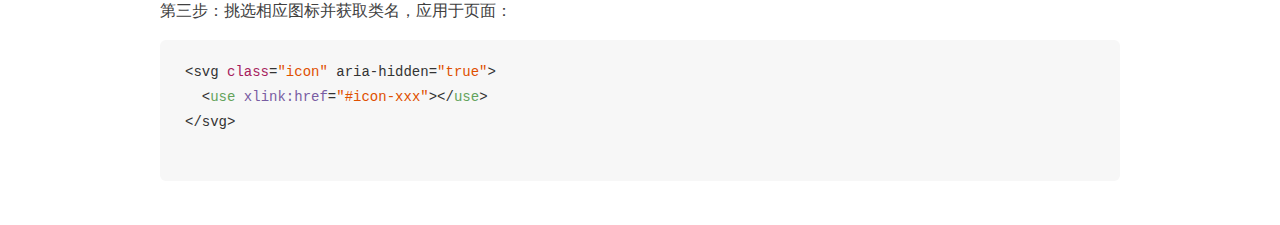
<file: 小米2/iconfont/demo_symbol.html>
<!DOCTYPE html>
<html>
<head>
    <meta charset="utf-8"/>
    <title>IconFont</title>
    <link rel="stylesheet" href="demo.css">
    <script src="iconfont.js"></script>

    <style type="text/css">
        .icon {
          /* 通过设置 font-size 来改变图标大小 */
          width: 1em; height: 1em;
          /* 图标和文字相邻时，垂直对齐 */
          vertical-align: -0.15em;
          /* 通过设置 color 来改变 SVG 的颜色/fill */
          fill: currentColor;
          /* path 和 stroke 溢出 viewBox 部分在 IE 下会显示
             normalize.css 中也包含这行 */
          overflow: hidden;
        }

    </style>
</head>
<body>
    <div class="main markdown">
        <h1>IconFont 图标</h1>
        <ul class="icon_lists clear">
            
                <li>
                    <svg class="icon" aria-hidden="true">
                        <use xlink:href="#icon-letter-f"></use>
                    </svg>
                    <div class="name">F</div>
                    <div class="fontclass">#icon-letter-f</div>
                </li>
            
                <li>
                    <svg class="icon" aria-hidden="true">
                        <use xlink:href="#icon-gift"></use>
                    </svg>
                    <div class="name">礼物</div>
                    <div class="fontclass">#icon-gift</div>
                </li>
            
                <li>
                    <svg class="icon" aria-hidden="true">
                        <use xlink:href="#icon-bf-message"></use>
                    </svg>
                    <div class="name">信息</div>
                    <div class="fontclass">#icon-bf-message</div>
                </li>
            
                <li>
                    <svg class="icon" aria-hidden="true">
                        <use xlink:href="#icon-liwu"></use>
                    </svg>
                    <div class="name">礼物</div>
                    <div class="fontclass">#icon-liwu</div>
                </li>
            
                <li>
                    <svg class="icon" aria-hidden="true">
                        <use xlink:href="#icon-gouwuche"></use>
                    </svg>
                    <div class="name">购物车</div>
                    <div class="fontclass">#icon-gouwuche</div>
                </li>
            
                <li>
                    <svg class="icon" aria-hidden="true">
                        <use xlink:href="#icon-icon1460191569463"></use>
                    </svg>
                    <div class="name">7</div>
                    <div class="fontclass">#icon-icon1460191569463</div>
                </li>
            
                <li>
                    <svg class="icon" aria-hidden="true">
                        <use xlink:href="#icon-zuoyoug01"></use>
                    </svg>
                    <div class="name">右滑动</div>
                    <div class="fontclass">#icon-zuoyoug01</div>
                </li>
            
                <li>
                    <svg class="icon" aria-hidden="true">
                        <use xlink:href="#icon-sousuo"></use>
                    </svg>
                    <div class="name">搜索</div>
                    <div class="fontclass">#icon-sousuo</div>
                </li>
            
                <li>
                    <svg class="icon" aria-hidden="true">
                        <use xlink:href="#icon-jiankuohaoyuanyoufill"></use>
                    </svg>
                    <div class="name">尖括号-圆-右-fill</div>
                    <div class="fontclass">#icon-jiankuohaoyuanyoufill</div>
                </li>
            
                <li>
                    <svg class="icon" aria-hidden="true">
                        <use xlink:href="#icon-selectright"></use>
                    </svg>
                    <div class="name">按钮—后一个</div>
                    <div class="fontclass">#icon-selectright</div>
                </li>
            
                <li>
                    <svg class="icon" aria-hidden="true">
                        <use xlink:href="#icon-banshou"></use>
                    </svg>
                    <div class="name">扳手</div>
                    <div class="fontclass">#icon-banshou</div>
                </li>
            
                <li>
                    <svg class="icon" aria-hidden="true">
                        <use xlink:href="#icon-zuo"></use>
                    </svg>
                    <div class="name">箭头</div>
                    <div class="fontclass">#icon-zuo</div>
                </li>
            
                <li>
                    <svg class="icon" aria-hidden="true">
                        <use xlink:href="#icon-yijiuhuanxin"></use>
                    </svg>
                    <div class="name">以旧换新</div>
                    <div class="fontclass">#icon-yijiuhuanxin</div>
                </li>
            
                <li>
                    <svg class="icon" aria-hidden="true">
                        <use xlink:href="#icon-shouji"></use>
                    </svg>
                    <div class="name">手机</div>
                    <div class="fontclass">#icon-shouji</div>
                </li>
            
                <li>
                    <svg class="icon" aria-hidden="true">
                        <use xlink:href="#icon-icon-test"></use>
                    </svg>
                    <div class="name">15</div>
                    <div class="fontclass">#icon-icon-test</div>
                </li>
            
                <li>
                    <svg class="icon" aria-hidden="true">
                        <use xlink:href="#icon-bofang"></use>
                    </svg>
                    <div class="name">bofang</div>
                    <div class="fontclass">#icon-bofang</div>
                </li>
            
                <li>
                    <svg class="icon" aria-hidden="true">
                        <use xlink:href="#icon-dingwei"></use>
                    </svg>
                    <div class="name">定位</div>
                    <div class="fontclass">#icon-dingwei</div>
                </li>
            
                <li>
                    <svg class="icon" aria-hidden="true">
                        <use xlink:href="#icon-chevron-copy-copy-copy-copy-copy-copy"></use>
                    </svg>
                    <div class="name">箭头</div>
                    <div class="fontclass">#icon-chevron-copy-copy-copy-copy-copy-copy</div>
                </li>
            
                <li>
                    <svg class="icon" aria-hidden="true">
                        <use xlink:href="#icon-selectleft"></use>
                    </svg>
                    <div class="name">按钮—前一个</div>
                    <div class="fontclass">#icon-selectleft</div>
                </li>
            
                <li>
                    <svg class="icon" aria-hidden="true">
                        <use xlink:href="#icon-gouwucheman"></use>
                    </svg>
                    <div class="name">购物车满</div>
                    <div class="fontclass">#icon-gouwucheman</div>
                </li>
            
                <li>
                    <svg class="icon" aria-hidden="true">
                        <use xlink:href="#icon-shoujiqia"></use>
                    </svg>
                    <div class="name">手机卡</div>
                    <div class="fontclass">#icon-shoujiqia</div>
                </li>
            
                <li>
                    <svg class="icon" aria-hidden="true">
                        <use xlink:href="#icon-huafeichongzhi"></use>
                    </svg>
                    <div class="name">话费充值</div>
                    <div class="fontclass">#icon-huafeichongzhi</div>
                </li>
            
                <li>
                    <svg class="icon" aria-hidden="true">
                        <use xlink:href="#icon-shousuosvg-"></use>
                    </svg>
                    <div class="name">58收索svg-01</div>
                    <div class="fontclass">#icon-shousuosvg-</div>
                </li>
            
        </ul>


        <h2 id="symbol-">symbol引用</h2>
        <hr>

        <p>这是一种全新的使用方式，应该说这才是未来的主流，也是平台目前推荐的用法。相关介绍可以参考这篇<a href="">文章</a>
        这种用法其实是做了一个svg的集合，与另外两种相比具有如下特点：</p>
        <ul>
          <li>支持多色图标了，不再受单色限制。</li>
          <li>通过一些技巧，支持像字体那样，通过<code>font-size</code>,<code>color</code>来调整样式。</li>
          <li>兼容性较差，支持 ie9+,及现代浏览器。</li>
          <li>浏览器渲染svg的性能一般，还不如png。</li>
        </ul>
        <p>使用步骤如下：</p>
        <h3 id="-symbol-">第一步：引入项目下面生成的symbol代码：</h3>
        <pre><code class="lang-js hljs javascript"><span class="hljs-comment">&lt;script src="./iconfont.js"&gt;&lt;/script&gt;</span></code></pre>
        <h3 id="-css-">第二步：加入通用css代码（引入一次就行）：</h3>
        <pre><code class="lang-js hljs javascript">&lt;style type=<span class="hljs-string">"text/css"</span>&gt;
.icon {
   width: <span class="hljs-number">1</span>em; height: <span class="hljs-number">1</span>em;
   vertical-align: <span class="hljs-number">-0.15</span>em;
   fill: currentColor;
   overflow: hidden;
}
&lt;<span class="hljs-regexp">/style&gt;</span></code></pre>
        <h3 id="-">第三步：挑选相应图标并获取类名，应用于页面：</h3>
        <pre><code class="lang-js hljs javascript">&lt;svg <span class="hljs-class"><span class="hljs-keyword">class</span></span>=<span class="hljs-string">"icon"</span> aria-hidden=<span class="hljs-string">"true"</span>&gt;<span class="xml"><span class="hljs-tag">
  &lt;<span class="hljs-name">use</span> <span class="hljs-attr">xlink:href</span>=<span class="hljs-string">"#icon-xxx"</span>&gt;</span><span class="hljs-tag">&lt;/<span class="hljs-name">use</span>&gt;</span>
</span>&lt;<span class="hljs-regexp">/svg&gt;
        </span></code></pre>
    </div>
</body>
</html>
</file>
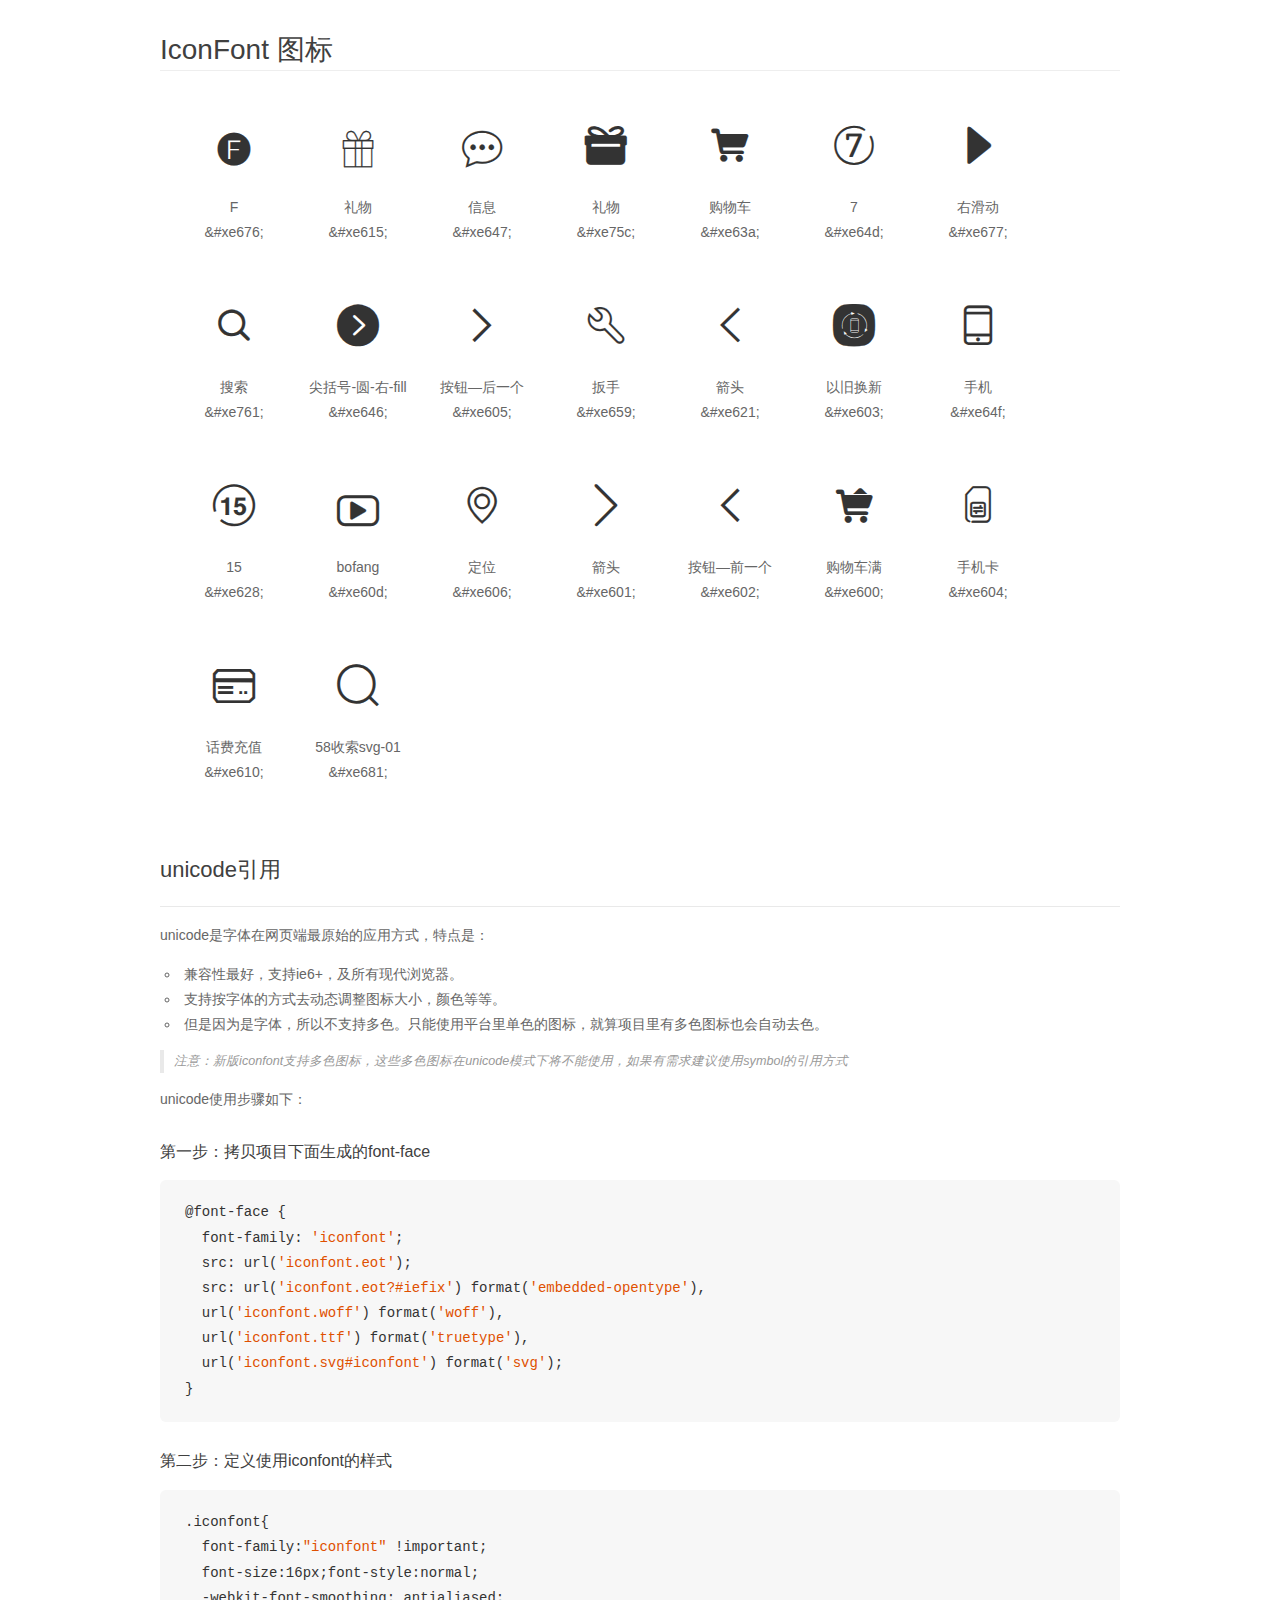
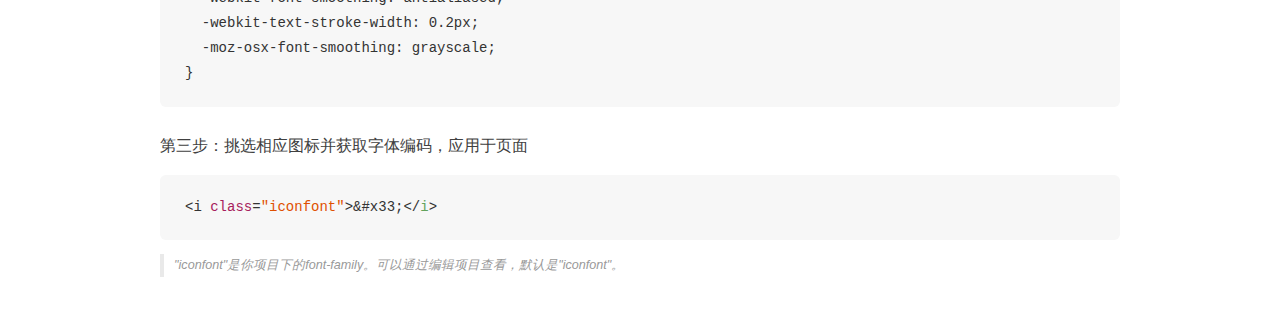
<file: 小米2/iconfont/demo_unicode.html>
<!DOCTYPE html>
<html>
<head>
    <meta charset="utf-8"/>
    <title>IconFont</title>
    <link rel="stylesheet" href="demo.css">

    <style type="text/css">

        @font-face {font-family: "iconfont";
          src: url('iconfont.eot'); /* IE9*/
          src: url('iconfont.eot#iefix') format('embedded-opentype'), /* IE6-IE8 */
          url('iconfont.woff') format('woff'), /* chrome, firefox */
          url('iconfont.ttf') format('truetype'), /* chrome, firefox, opera, Safari, Android, iOS 4.2+*/
          url('iconfont.svg#iconfont') format('svg'); /* iOS 4.1- */
        }

        .iconfont {
          font-family:"iconfont" !important;
          font-size:16px;
          font-style:normal;
          -webkit-font-smoothing: antialiased;
          -webkit-text-stroke-width: 0.2px;
          -moz-osx-font-smoothing: grayscale;
        }

    </style>
</head>
<body>
    <div class="main markdown">
        <h1>IconFont 图标</h1>
        <ul class="icon_lists clear">
            
                <li>
                <i class="icon iconfont">&#xe676;</i>
                    <div class="name">F</div>
                    <div class="code">&amp;#xe676;</div>
                </li>
            
                <li>
                <i class="icon iconfont">&#xe615;</i>
                    <div class="name">礼物</div>
                    <div class="code">&amp;#xe615;</div>
                </li>
            
                <li>
                <i class="icon iconfont">&#xe647;</i>
                    <div class="name">信息</div>
                    <div class="code">&amp;#xe647;</div>
                </li>
            
                <li>
                <i class="icon iconfont">&#xe75c;</i>
                    <div class="name">礼物</div>
                    <div class="code">&amp;#xe75c;</div>
                </li>
            
                <li>
                <i class="icon iconfont">&#xe63a;</i>
                    <div class="name">购物车</div>
                    <div class="code">&amp;#xe63a;</div>
                </li>
            
                <li>
                <i class="icon iconfont">&#xe64d;</i>
                    <div class="name">7</div>
                    <div class="code">&amp;#xe64d;</div>
                </li>
            
                <li>
                <i class="icon iconfont">&#xe677;</i>
                    <div class="name">右滑动</div>
                    <div class="code">&amp;#xe677;</div>
                </li>
            
                <li>
                <i class="icon iconfont">&#xe761;</i>
                    <div class="name">搜索</div>
                    <div class="code">&amp;#xe761;</div>
                </li>
            
                <li>
                <i class="icon iconfont">&#xe646;</i>
                    <div class="name">尖括号-圆-右-fill</div>
                    <div class="code">&amp;#xe646;</div>
                </li>
            
                <li>
                <i class="icon iconfont">&#xe605;</i>
                    <div class="name">按钮—后一个</div>
                    <div class="code">&amp;#xe605;</div>
                </li>
            
                <li>
                <i class="icon iconfont">&#xe659;</i>
                    <div class="name">扳手</div>
                    <div class="code">&amp;#xe659;</div>
                </li>
            
                <li>
                <i class="icon iconfont">&#xe621;</i>
                    <div class="name">箭头</div>
                    <div class="code">&amp;#xe621;</div>
                </li>
            
                <li>
                <i class="icon iconfont">&#xe603;</i>
                    <div class="name">以旧换新</div>
                    <div class="code">&amp;#xe603;</div>
                </li>
            
                <li>
                <i class="icon iconfont">&#xe64f;</i>
                    <div class="name">手机</div>
                    <div class="code">&amp;#xe64f;</div>
                </li>
            
                <li>
                <i class="icon iconfont">&#xe628;</i>
                    <div class="name">15</div>
                    <div class="code">&amp;#xe628;</div>
                </li>
            
                <li>
                <i class="icon iconfont">&#xe60d;</i>
                    <div class="name">bofang</div>
                    <div class="code">&amp;#xe60d;</div>
                </li>
            
                <li>
                <i class="icon iconfont">&#xe606;</i>
                    <div class="name">定位</div>
                    <div class="code">&amp;#xe606;</div>
                </li>
            
                <li>
                <i class="icon iconfont">&#xe601;</i>
                    <div class="name">箭头</div>
                    <div class="code">&amp;#xe601;</div>
                </li>
            
                <li>
                <i class="icon iconfont">&#xe602;</i>
                    <div class="name">按钮—前一个</div>
                    <div class="code">&amp;#xe602;</div>
                </li>
            
                <li>
                <i class="icon iconfont">&#xe600;</i>
                    <div class="name">购物车满</div>
                    <div class="code">&amp;#xe600;</div>
                </li>
            
                <li>
                <i class="icon iconfont">&#xe604;</i>
                    <div class="name">手机卡</div>
                    <div class="code">&amp;#xe604;</div>
                </li>
            
                <li>
                <i class="icon iconfont">&#xe610;</i>
                    <div class="name">话费充值</div>
                    <div class="code">&amp;#xe610;</div>
                </li>
            
                <li>
                <i class="icon iconfont">&#xe681;</i>
                    <div class="name">58收索svg-01</div>
                    <div class="code">&amp;#xe681;</div>
                </li>
            
        </ul>
        <h2 id="unicode-">unicode引用</h2>
        <hr>

        <p>unicode是字体在网页端最原始的应用方式，特点是：</p>
        <ul>
        <li>兼容性最好，支持ie6+，及所有现代浏览器。</li>
        <li>支持按字体的方式去动态调整图标大小，颜色等等。</li>
        <li>但是因为是字体，所以不支持多色。只能使用平台里单色的图标，就算项目里有多色图标也会自动去色。</li>
        </ul>
        <blockquote>
        <p>注意：新版iconfont支持多色图标，这些多色图标在unicode模式下将不能使用，如果有需求建议使用symbol的引用方式</p>
        </blockquote>
        <p>unicode使用步骤如下：</p>
        <h3 id="-font-face">第一步：拷贝项目下面生成的font-face</h3>
        <pre><code class="lang-js hljs javascript">@font-face {
  font-family: <span class="hljs-string">'iconfont'</span>;
  src: url(<span class="hljs-string">'iconfont.eot'</span>);
  src: url(<span class="hljs-string">'iconfont.eot?#iefix'</span>) format(<span class="hljs-string">'embedded-opentype'</span>),
  url(<span class="hljs-string">'iconfont.woff'</span>) format(<span class="hljs-string">'woff'</span>),
  url(<span class="hljs-string">'iconfont.ttf'</span>) format(<span class="hljs-string">'truetype'</span>),
  url(<span class="hljs-string">'iconfont.svg#iconfont'</span>) format(<span class="hljs-string">'svg'</span>);
}
</code></pre>
        <h3 id="-iconfont-">第二步：定义使用iconfont的样式</h3>
        <pre><code class="lang-js hljs javascript">.iconfont{
  font-family:<span class="hljs-string">"iconfont"</span> !important;
  font-size:<span class="hljs-number">16</span>px;font-style:normal;
  -webkit-font-smoothing: antialiased;
  -webkit-text-stroke-width: <span class="hljs-number">0.2</span>px;
  -moz-osx-font-smoothing: grayscale;
}
</code></pre>
        <h3 id="-">第三步：挑选相应图标并获取字体编码，应用于页面</h3>
        <pre><code class="lang-js hljs javascript">&lt;i <span class="hljs-class"><span class="hljs-keyword">class</span></span>=<span class="hljs-string">"iconfont"</span>&gt;&amp;#x33;<span class="xml"><span class="hljs-tag">&lt;/<span class="hljs-name">i</span>&gt;</span></span></code></pre>

        <blockquote>
        <p>"iconfont"是你项目下的font-family。可以通过编辑项目查看，默认是"iconfont"。</p>
        </blockquote>
    </div>


</body>
</html>
</file>
<file: 2017.11.30/css/particulars.css>
* {
    padding: 0;
    margin: 0;
    list-style: none;
    font-size: 16px;
    -webkit-tap-highlight-color: transparent;
}

#gd {
    position: fixed;
    top: 0;
    width: 0.85rem;
    height: 0.81rem;
    left: 0;
    bottom: 0;
    right: 0;
    margin: auto;
    display: none;
}

header .header {
    width: 100%;
    height: 0.8rem;
    line-height: 0.8rem;
    position: fixed;
    top: 0;
    background: white;
    left: 0;
    border-bottom: 1px solid #dfdfdf;
}

header span {

    box-sizing: border-box;
font-size: 0.2rem;
    padding: 0 0.1rem;

    line-height: 0.81rem;
}

header .more {
    float: right;
    font-weight: 600;
    margin-right: 0.2rem;
    line-height: 0.8rem;
}

.back {
    font-size: 0.3rem;
    color: #222;
    float: left;
    margin-left: 5%;
}

#wrapper {

    display: none;
}

#gd img {
    display: block;
    width: 120%;
    height: 120%;
}

* {
    font-size: 16px;
}

#xiangqing {
    box-sizing: border-box;
    padding: 0 0.2rem;
}

#xiangqing p img {
    margin: 0 auto;
    display: block;
    width: 100%;
    box-sizing: border-box;
    padding: 0.3rem;
}

#xiangqing p:first-child {
    font-size: 0.2rem;
    letter-spacing: 0.1rem;
    line-height: 0.55rem;
    margin-top: 1.2rem;
    font-family: '宋体';
}

#xiangqing p {
    margin: 0.4rem 0;
    letter-spacing: 0.02rem;
    line-height: 0.5rem;
    text-align: justify;
}
</file>
<file: 2017.11.30/css/search.css>
* {
    padding: 0;
    margin: 0;
    list-style: none;
    font-size: 16px;
    -webkit-tap-highlight-color: transparent;
}

section.search {
    width: 100%;
    height: .65rem;
    background: lightskyblue;
    overflow: hidden;
    display: flex;
}

section.search > input {
    width: 83%;
    display: block;
    margin: .1rem 0;
    margin-right: 2%;
    float: left;
    height: 0.45rem;
    border: none;
    outline: none;
    border-radius: .05rem;
    box-sizing: border-box;
    padding-left: 1em;
}

body {
    background: #EAEAEA;
}

.sosuo {
    float: right;
    width: 11%;
    height: 0.45rem;
    line-height: 0.4rem;
    margin-right: 0.04rem;
    color: #faf7ea;
    padding: 0.1rem;
}

#back {
    font-size: 16px;
    float: left;
    width: 10%;
    height: 0.45rem;
    line-height: 0.47rem;
    /* margin-left: 0.14rem; */
    color: #faf7ea;
    text-align: center;
    padding: 0.1rem;
}

#back div {
    font-size: 0.35rem;
    font-weight: 700;
    text-decoration: none;
    font-family: '宋体';
    color: #faf7ea;
}

#record {
    width: auto;
    height: auto;
    padding: 0 0.3rem;
    box-sizing: border-box;
}

#record p {
    margin: 0.2rem 0;
    color: #666666;
}

#record span {
    font-size: 0.3rem;
    color: #fff;
    margin-right: 0.2rem;
    border-radius: 0.2rem;
    background: skyblue;
    box-sizing: border-box;
    padding: 0 0.2rem;
    margin-bottom: 0.2rem;
}

#gd {
    position: fixed;
    top: 0;
    width: 0.85rem;
    height: 0.81rem;
    left: 0;
    bottom: 0;
    right: 0;
    margin: auto;
    display: none;
}

#gd img {
    display: block;
    width: 120%;
    height: 120%;
}

.content {
    width: 100%;
    padding: 0.2rem;
    box-sizing: border-box;
    height: auto;
}

.content .list a {
    display: flex;
    flex-wrap: wrap;
    justify-content: space-between;
    padding: 0.05rem;
    line-height: 0.48rem;
    color: #000;
    text-decoration: none;
}

.left {
    width: 40%;
    height: 1.08rem;
    overflow: hidden;
    box-sizing: border-box;
}

.left img {
    width: 90%;
}

.span {
    display: flex;
    flex-wrap: wrap;

}

.con {
    width: 60%;
    /*padding: 0.1rem;*/
    box-sizing: border-box;
    display: flex;
    flex-wrap: wrap;
    align-content: space-between;
    justify-content: space-between;
    text-align: justify;
    line-height: 0.38rem;
}

i {
    font-size: 0.12rem;
    color: #666;
}

.content li {
    margin-bottom: 0.2rem;
    border-bottom: 0.01rem solid #eaeaea;
}
</file>
<file: 2017.11.30/css/index.css>
*{
    padding:0;
    margin: 0;
    list-style: none;
    font-size: 0.16rem;
}
#zao{
    position: fixed;
    left: 0;
    top: 0;
    right: 0;
    bottom: 0;
    margin: auto;
    width: 100%;
    height: 100%;
    background: #FFF1CE;
    opacity: .85;
    display: none;
}
section.search{
    width: 100%;
    height: 0.4rem;
    background: red;
    overflow: hidden;
}
section.search >input{
    width: 80%;
    display: block;
    margin: 0.05rem auto;
    height: 0.3rem;
    outline: none;
    border: 0;
    border-radius: 0.05rem;
    box-sizing: border-box;
    padding-left: 1em;
}
#wrapper{
    width: 100%;
    height: 0.5rem;
    overflow: hidden;
    line-height: 0.5rem;
}
#scroller{
    width:8.5rem ;
    height: 100%;
    border-bottom: 1px solid #ccc;
    text-outline:none;
}
#scroller li{
    width: 0.7rem;
    height: 100%;
    text-align: center;
    float: left;
    color:black ;
}
#scroller .active{
    color: aqua;
}
.content{
    width: 100%;
    height: auto;

}

.content .list {
    width: 95%;
    margin: 0 auto;
    height: auto;
    border-bottom: 1px solid #ccc;
}

.content .list a {
    display: flex;
    flex-wrap: wrap;
    justify-content: space-between;
    padding: 0.05rem;
    line-height: 0.48rem;
    color: #000;
    text-decoration: none;
}

.left {
    width: 40%;
    height: 1.08rem;
    overflow: hidden;
    box-sizing: border-box;
}

.left img {
    width: 90%;
}

.con {
    width: 60%;
    /*padding: 0.1rem;*/
    box-sizing: border-box;
    display: flex;
    flex-wrap: wrap;
    align-content: space-between;
    justify-content: space-between;
    text-align: justify;
    line-height: 0.38rem;
}

i {
    font-size: 0.12rem;
    color: #666;
}

#gd {
    position: fixed;
    top: 0;
    width: 0.85rem;
    height: 0.81rem;
    left: 0;
    bottom: 0;
    right: 0;
    margin: auto;
    display: none;
}

#gd img {
    display: block;
    width: 120%;
    height: 120%;
}
#add{
    width: 100%;
    height: 0.35rem;
    line-height: 0.4rem;
    text-align: center;
}
</file>
<file: 天猫/css/tianmao.css>
/*
* @Author: lenovo
* @Date:   2017-09-29 19:03:56
* @Last Modified by:   lenovo
* @Last Modified time: 2017-11-21 21:14:34
*/
@import url('dase.css');

@font-face {
  font-family: 'iconfont';  /* project id 431772 */
  src: url('http://at.alicdn.com/t/font_431772_zohxzf6uzd0r7ldi.eot');
  src: url('http://at.alicdn.com/t/font_431772_zohxzf6uzd0r7ldi.eot?#iefix') format('embedded-opentype'),
  url('http://at.alicdn.com/t/font_431772_zohxzf6uzd0r7ldi.woff') format('woff'),
  url('http://at.alicdn.com/t/font_431772_zohxzf6uzd0r7ldi.ttf') format('truetype'),
  url('http://at.alicdn.com/t/font_431772_zohxzf6uzd0r7ldi.svg#iconfont') format('svg');
}


.iconfont{
	font-family: 'iconfont';
	font-style: normal;
	font-size: 0.65rem;
}

.a204 li i{
	color: white;
	font-size: 20px;
}
.a204 .acv{
	 background: yellow;
}
.fff{
	position: fixed;
	bottom: 50px;
	transition: all 0.5s;
	overflow: hidden;
	left:2px;
}
.mnn{
	display: block;
	width: 36px;
	height: 36px;
	margin-top: 1px;
	background: #FF0036;
	width: 36px;
	height: 36px;
	margin-top: 1px;
	text-align: center;
	color: #fff;
	line-height: 36px;
}
.a204{

}
.a204 li{
	width: 36px;
	height: 36px;
	background: rgba(0,0,0,.6);
	margin-bottom: 1px ;
}
.a204 li a {
	display: inline-block;
	width: 36px;
	height: 36px;
	text-align: center;
	color: white;
	font-size: 12px;
}
.a204 li a span{

	display: inline-block;
	margin-top: 3px;
	line-height: 120%;
	width: 24px;
	height: 28px;
}
.xio{
	display: block;
	width: 36px;
	height: 36px;
	margin-top: 1px;
	text-align: center;
	color: #fff;
	line-height: normal;
}
/*.a204 li:first-child a span{*/
	/*margin-top: 12px;*/
/*}*/
/*.a204 li:first-child{*/
	/*background: #ff0036;*/
/*}*/
.xio{
	position: relative;
	background: #acacac;
}
.xio i{
	color: white;
}
.xio span{
   position: absolute;
   top: 14px;
   left: 6px;

}
.a204 li:nth-child(2):hover{
    background: purple;
}
.a204 li:nth-child(3):hover{
    background: red;
}
.a204 li:nth-child(4):hover{
    background: pink;
}
.a204 li:nth-child(5):hover{
    background: blue;
}
.a204 li:nth-child(6):hover{
    background: seagreen;
}
.a204 li:nth-child(7):hover{
    background: greenyellow;
}
.a204 li:nth-child(8):hover{
    background: orange;
}
.a204 li:nth-child(9):hover{
    background: black;
}
.a82:first-child {
	width: 0;
	height: 0;
	margin: 0;
	padding: 0;
}
.min{
	width: 100%;
	height: 60px;
	background: red;
	position: fixed;
	top:-60px;
	left: 0;
	z-index:999;
}
.dingbudao{

    width: 100%;
    height: 50px;
    margin: 0;
    border: none;
    display: -webkit-flex;
    display: -moz-flex;
    display: -ms-flex;
    display: -o-flex;
    display: flex;
}
.dingfu{
	margin-left: 70px;
	padding-top: 10px;
	font-size: 30px;
}
.dingfu span{
	font-weight: 700;
	color: white;
}
.dingbuda{
    width: 740px;
    height: 50px;
    padding-right: 100px;
    margin-top:17px;


}
.dingbuda input{
   border: 0px solid #fff;
   outline: none;
   width: 600px;
   height: 30px;
   padding-left: 5px;
}
.dingbuda span{
	font-size:18px;
	padding-left: 15px;
	color: white;
}
.header1{
	width: 100%;
	height: 32px;
	background: #f5f5f5;
}
.a51{
	width: 212px;
	height: 32px;
	background: #f5f5f5;
	float: left;
	margin-left: 20px;

}
.a52{
	width:90px;
	height: 12px;
	background:  #f5f5f5;
	float: left;
	margin-left: 0; 
	font-size: 10px;
	color: #cccccc;
	margin-top: 10px;
}
.a53{
	width: 110px;
	height: 12px;
	float: right;
	margin-right: 0;
	margin-top:6px; 
}
.a54{
	font-size: 10px;
	color: #cccccc;
	margin-right: 10px;
}
.a55{
	font-size: 10px;
	color: #cccccc;
}
.a54:hover{
	color: red;
}
.a55:hover{
	color: red;
}
.a170{
	width: 690px;
	height: 32px;
	margin-right: 0;
	position: relative;
}

.a56{
	float: left;
	font-size: 11px;
	padding: 8px 0;
	color: #a2a2a2;
	margin-right: 20px;
	position: relative;
}
.a56 a{
	color: #a2a2a2;
}
.a56:first-child{
	margin-left:0px;
}
.a57{
	margin-left: 0px;
}


.a58{
	width: 0;
	height: 0;
	border-top: 5px solid #000;
	border-right:5px solid transparent;
	border-left:5px solid transparent;
	border-bottom:5px solid transparent;
	float: left;
	margin-top: 6px;
	margin-left:5px;
}
.a58n{
    width: 0;
    height: 0;
    float: right;
    margin-top: 5px;
    border-top: 5px solid #000;
	border-right:5px solid transparent;
	border-left:5px solid transparent;
	border-bottom:5px solid transparent;
	transition: all 1s;
   
}
.a58n:hover{
	transform: rotate(360deg);
}

.a57{
	float: left;
	position: relative;
}
.wodet{
	width: 80px;
	height: 80px;
	background: white;
	position: absolute;
	z-index: 999;
	display: -webkit-flex;
	display: -moz-flex;
	display: -ms-flex;
	display: -o-flex;
	display: flex;
	align-items: center;
	display: none;
}
.wodet1{
	width: 80px;
	height: 80px;
	background: white;
	position: absolute;
	z-index: 999;
	display: -webkit-flex;
	display: -moz-flex;
	display: -ms-flex;
	display: -o-flex;
	display: flex;
	align-items: center;
	display: none;
}
.wodet1 span{
	padding: 0 10px;
	font-size: 12px;
	line-height: 40px;
	text-align: center;
	color: black;
}
.wodet1 span:hover{
	color: red;
}
.wodet span{
	font-size: 12px;
	line-height: 40px;
	text-align: center;
}
.wodet span:hover{
	color: red;
}
.poi{
	width: 200px;
	height: 230px;
	background:white;
	left: -70px;
	position: absolute;
	z-index: 999;
	box-shadow: 0 0 5px #aaa;
	display: none;
}
.poi b {
    width: 0;
    height: 0;
    line-height: 0;
    font-size: 0;
    position: absolute;
    left: 50%;
    top: -10px;
    margin-left: -2px;
    border-width: 5px;
    border-style: dashed dashed solid;
    border-color: transparent transparent #fff;
}
.lcontent {
    width: 175px;
    height: 230px;
    margin: 5px 12px;
    background: url('../img/TB1MDxDRpXXXXXUXFXXXXXXXXXX-175-215.png') 0 0 no-repeat;
}
.shanjia{
	width: 170px;
	height:160px;
	background:white;
	position: absolute;
	right:  -14px;
	z-index: 1000;
	display: none;
	border:1px solid #f5f5f5;
}
.baise{
	width: 60px;
	height: 5px;
	background: white;
	position: absolute;
	top:-3px;
	right: 0;
}
/* .mnk{
	opacity: 1;
} */
.shanshan{
	width: 100%;
	height: 110px;
	padding:3px 20px;
	box-sizing: border-box;

}
.baohu{
	border-bottom: 1px dotted #b0b0b0;
}
.shanzi{
	font-size: 12px;
	color: #333;
	margin: 0;
	padding: 0 1px;
}
.zam{
	margin: 0;
	display: flex;
	justify-content: space-between;
}
.shanshan:hover{
	color: red;
}
.xiazi{
	margin: 0;
	padding:3px 0px ;
	font-size: 12px;
	color: #333;
}
.xiazi:hover{
	color: red;
	text-decoration: underline;
}
.shanxia{
	width: 100%;
	height: 48px;
	padding:3px 20px;
	box-sizing: border-box;

}
.a56:hover .a58{
	border-top: 5px solid red;
	transform: rotate(180deg) translateY(5px);
	transition: all 1s;
}
.iconfont-01{
	font-family: 'iconfont';
	font-size: 20px;
	color: white;
	font-style: normal;
}


@font-face {
  font-family: 'iconfont';  /* project id 432876 */
  src: url('http://at.alicdn.com/t/font_432876_8y4dgopvorh33di.eot');
  src: url('http://at.alicdn.com/t/font_432876_8y4dgopvorh33di.eot?#iefix') format('embedded-opentype'),
  url('http://at.alicdn.com/t/font_432876_8y4dgopvorh33di.woff') format('woff'),
  url('http://at.alicdn.com/t/font_432876_8y4dgopvorh33di.ttf') format('truetype'),
  url('http://at.alicdn.com/t/font_432876_8y4dgopvorh33di.svg#iconfont') format('svg');
}
.iconfont{
	font-family: 'iconfont';
	font-style: normal;
}
.a56 i{
	margin-right:2px;
	color: red;
}

	


.a56:nth-child(7):hover{
	background: white;
	
}
.a56:nth-child(4):hover{
	background: white;
	color: red;

}
.a56:nth-child(5):hover{
	background: white;
	color: red;

}
.a56:last-child:hover{
	background: white;
	
}
.a56:first-child:hover a{
	color: red;
	text-decoration: underline;
}
.a56:nth-child(7):hover a{
	color: red;
	text-decoration: underline;
}
.a56:nth-child(4):hover a{
	color: red;
	text-decoration: underline;
}
.a56:nth-child(5):hover a{
	color: red;
	text-decoration: underline;
}
.a56:first-child:hover{
	background: white;
}
.a56:nth-child(4){
	margin-right: 0;
	border-right: 1px solid #999999;
	padding-right: 18px;
}


.wangzan{
	position: absolute;
	top: 32px;
	right: 0;
	width: 1220px;
	height: 250px;
	background:white;
	z-index: 999;
	padding: 10px 25px;
	
	transition: all 1s;
	display: none;
}
.sit-h{
	width: 275px;
	height: 250px;
	box-sizing: border-box;
	border-right: 1px solid #f5f5f5;
	padding: 10px 20px;
	float: left;
	color: #f56a00;
    
}
h3{
	padding-bottom: 20px;
}
h3 span{
	padding-left: 5px;
	color: black;
}
.sit-ren{
	font-size: 12px;
	color: black;
}
.sit-ren li{
	float: left;
	padding-right: 30px;
	padding-bottom: 15px;
}
.sit-ren li:hover a{
	color: #f56a00;
	text-decoration: underline;
}

.sit-a{
    width: 275px;
	height: 250px;
	box-sizing: border-box;
	border-right: 1px solid #f5f5f5;
	padding: 10px 20px;
	float: left;
	color: #2263d4;
}
.sit-s{
    width: 275px;
	height: 250px;
	box-sizing: border-box;
	border-right: 1px solid #f5f5f5;
	padding: 10px 20px;
	float: left;
	color: black;
}
.sit-d{
   width: 275px;
	height: 250px;
	box-sizing: border-box;
	border-right: 1px solid #f5f5f5;
	padding: 10px 20px;
	float: left;
	color: black;
}
.header{
	/* position: absolute;
	top: 30px;
	left: 0;
	z-index:1; */
	width: 100%;
	height: 99px;
	background: white;
	float: left;
	padding-bottom: 10px;
}
.a40{
	width: 184px;
	background:white;
	float: left;
	margin-left:70px;
	margin-top: 3px;
}
.a200{
	width: 150px;
	height: 23px;
	/* margin-left: 40px; */
	background: yellow;
}
.a200 img{
	display: block;
	width: 100%;
	height: 143%;
}
.a41{
	width: 184px;
	height: 45px;
	font-size: 57px;
	color: red;
	line-height: 40px;
}
.a42{
	height: 27px;
	text-align: center;
	background: white;
	color: red;
	letter-spacing: 10px;
}
.a43{
	width:627px;
	height: 72px;
	background:white;
	float: left;
	margin-top: 20px;
	margin-left: 150px;
}
.a44{
	display: block;
	width: 627px;
	height: 40px;
	background: white;
}
.a44 input{
	width: 500px;
	height: 40px;
	border: 2px solid #ff0036;
	font-size: 15px;
	outline: none;
}
.a45{
	display: block;
	width: 123px;
	height:44px;
	background: red;
	float: right;
	margin-right: 0;
}
.a46{
	display: block;
	font-size: 30px;
	margin-top: 3px;
	margin-left: 30px;
	color: white;
}
.a47{
	width:535px;
	height: 27px;
	background: white;
	margin-top: 8px;
	margin-left: 0px;
}
.a47 .a48{
	float: left;
	font-size: 14px;
	border-right:1px solid #cccccc;
	padding:0px 11px;
	margin-top: 5px; 

}
.a49{
	height: 27px;
	color: red;
}

.a48:first-child{
	padding-left: 0px;
}
.a48:last-child{
	padding-right: 0px;
	border-right:0px solid #cccccc;
}
.a50{
	height: 27px;
	color: #cccccc;
}
.main .daohang2 .list li:last-child  i{
	display: block;
	
	color: #666;
	transition: 0.5s;
	width: 40px;
	height: 50px;
	margin: 0 auto;
	margin-top: 20px;
}
.main .daohang2 .list li:last-child  .change{
	display: block;
	color: #666;
	font-size: 14px;
	text-align: center;
	margin-top: 10px;
}
.main .daohang2 .list li:last-child:hover i{
	color: white;
	transform: rotate(360deg);
}
.main .daohang2 .list li:last-child:hover .change{
	color: white;
}



.iconfont07{
	/* font-family: 'iconfont1' */;
	font-size: 40px;
	color: white;
	
	font-style: normal;
	height: 25px;
}
@font-face {
  font-family: 'iconfont';  /* project id 447376 */
  src: url('http://at.alicdn.com/t/font_447376_i2nu8ne8h4asv2t9.eot');
  src: url('http://at.alicdn.com/t/font_447376_i2nu8ne8h4asv2t9.eot?#iefix') format('embedded-opentype'),
  url('http://at.alicdn.com/t/font_447376_i2nu8ne8h4asv2t9.woff') format('woff'),
  url('http://at.alicdn.com/t/font_447376_i2nu8ne8h4asv2t9.ttf') format('truetype'),
  url('http://at.alicdn.com/t/font_447376_i2nu8ne8h4asv2t9.svg#iconfont') format('svg');
}
 


.a34{
	/* position: absolute;
	top:140px;
	left: 0; */
	width: 100%;
	height: 40px;
	background: white;
	float: left;
}
.a34 i{
	font-size: 23px;
}
.a133{
	width: 235px;
	height: 57px;
	background: red;
	float: left;
	margin-left: 50px;
}
.a134{
	font-size: 20px;
	margin-left: 3px;
	margin-top: 3px;
	color: white;
}
.a134 i{
	margin-right: 7px;
}
.a35{
	width: 786px;
	height: 40px;
	background: white;

}
.a36{
	width: 102px;
	height: 18px;
	float: left;
	margin-right: 10px;
	margin-top: 5px;
}
.a38{
	width: 580px;
	height: 27px;
	background: white;
	margin-left: 230px;
}
.a37{
	font-size: 15px;
	display: block;
	float: left;
	margin-right: 10px;
	margin-top: 7px;
	color: #333333;
}
.a37:hover{
	color:red;
}
.a20{
	width: 100%;
	height: 500px;
	margin:0px auto;
	margin-top: 150px;
	position: relative;

}
.a21{
	width: 100%;
	height: 500px;
}
.a22{
	width: 100%;
	height: 500px;
	position: absolute;
	left: 0;
	right: 0;
	transition:all 2s;
	opacity: 0;


}
.bne{
	opacity: 1;
}
.a22 img{
	display: block;
	width: 100%;
	height: 100%;
	border: 0;
}
.a25{
	width: 235px;
	height: 500px;
	background:rgba(22,44, 56, 0.8);
	position: absolute;
	left:50px;
	bottom: 0;
}
.a30{
	width: 235px;
	height:500px;
	background:rgba(22,44, 56, 0) ;
	position: relative;
}

	
.a29{
	width: 235px;
	height: 20px;
	background: rgba(22,44, 56, 0);
	float: left;
	margin-top: 11px;
	margin-left: 0px;

	
}
.a32{
	height: 5px;
	background: rgba(22,44, 56, 0);
	position: absolute;
	right:415px;
	bottom: 25px;
}
.a33{
	display: block;
	width: 26px;
	height: 5px;
	background: #1a3167;
	float: left;
	margin-right: 6px;
	transition: all 1s;
}
.a33:last-child{
	margin-right: 0px;
}
.kapian{
	width: 800px;
	height: 100%;
	margin: 0;
	position: absolute;
	top: 0;
	left: 235px;
	z-index:1;
	float: left;
	display: none;

}
.kaprig{
	margin: 0;
	background: white;
	width: 600px;
	height: 100%;
	float: left;

}
.dano{
	padding: 8px 10px;
	background: white;
	display: -webkit-flex;
	display: -moz-flex;
	display: -ms-flex;
	display: -o-flex;
	display: flex;
	justify-content: space-between;
}
.danqian{
	width: 170px;
     font-size: 14px;
     color: black;
}
.dannei{
    display: -webkit-flex;
	display: -moz-flex;
	display: -ms-flex;
	display: -o-flex;
	display: flex;
	flex-wrap: wrap;
	padding: 0 5px 10px;
	border-bottom: 1px dotted #b0b0b0;

	
}
.dannei li{
	font-size: 14px;
	padding: 0 5px;
	line-height: 20px;
}
.dannei li:hover{
	color: #FF0036;
}
.dannei li:nth-child(3){
	color: #FF0036;
}
.dannei li:nth-child(6){
	color: #FF0036;
}
.dannei li:nth-child(8){
	color: #FF0036;
}
.dannei li:nth-child(12){
	color: #FF0036;
}
.dannei li:nth-child(9){
	color: #FF0036;
}
.kaple{
	width: 160px;
	height: 100%;
	background:#f5f5f5;
	margin: 0;
	float: left;
	padding: 0 5px;
}

.kap ul{
	display: -webkit-flex;
	display: -moz-flex;
	display: -ms-flex;
	display: -o-flex;
	display: flex;
	flex-wrap: wrap;
	margin-top: 5px;
	margin-bottom: 12px;
}
.kap li{
	width: 77px;
	height: 47px;
	padding: 1px 1px;
}
.kap li img{
	display: block;
	width: 100%;
	height: 100%;

}
.sutui{
	width: 160px;
	height: 90px;
}
.sutui img{
	display: block;
	width: 100%;
	height: 100%;
}
.a29 i{
	margin-left: 14px;
}
.a29:hover{
	background: white;

}
.a29:first-child{
	margin-top: 5px;
}
.a29 a{
	font-size: 15px;
	float: left;
	margin-left: 10px;
	color: white;
	margin-top: 0px;
}
.a29:hover .aa,.a29:hover:first-child i{
	color: #e5457a;
}

.a29:hover .ab,.a29:hover:nth-child(2) i{
	color: #447fef;
}
.a29:hover .ac,.a29:hover:nth-child(3) i{
	color: #694eed;
}
.a29:hover .ad,.a29:hover:nth-child(4) i{
	color:  #e5457a;
}
.a29:hover .ae,.a29:hover:nth-child(5) i{
	color:  #694eed;
}
.a29:hover .af,.a29:hover:nth-child(6) i{
	color:  #4780ef;
}
.a29:hover .ag,.a29:hover:nth-child(7) i{
    color:  #fa5e5e;
}
.a29:hover .ah,.a29:hover:nth-child(8) i{
    color:  #f7a831;
}
.a29:hover .ai,.a29:hover:nth-child(9) i{
    color:  #f7a831;
}
.a29:hover .aj,.a29:hover:nth-child(10) i{
    color:  #427def; 
}
.a29:hover .ak,.a29:hover:nth-child(11) i{
    color:  #dd2727;
}
.a29:hover .al,.a29:hover:nth-child(12) i{
    color:  #4780ef;
}
.a29:hover .am,.a29:hover:nth-child(13) i{
    color:  #f7a831;
}
.a29:hover .an,.a29:hover:nth-child(14) i{
     color:  #4fcdb8;
}
.a29:hover .ao,.a29:hover:nth-child(15) i{
     color:  #dd2727;
}
.a29:hover .ap,.a29:hover:last-child i{
     color:  #3fc8b1;
}
.a31:first-child{
	background: green;
}


/* .a33:hover{
	background: white;
} */
@font-face {
  font-family: 'iconfont';  /* project id 431772 */
  src: url('http://at.alicdn.com/t/font_431772_rr1y0zd7sp33ow29.eot');
  src: url('http://at.alicdn.com/t/font_431772_rr1y0zd7sp33ow29.eot?#iefix') format('embedded-opentype'),
  url('http://at.alicdn.com/t/font_431772_rr1y0zd7sp33ow29.woff') format('woff'),
  url('http://at.alicdn.com/t/font_431772_rr1y0zd7sp33ow29.ttf') format('truetype'),
  url('http://at.alicdn.com/t/font_431772_rr1y0zd7sp33ow29.svg#iconfont') format('svg');
}

.iconfont{
	font-family: 'iconfont';
	font-style: normal;
	font-size: 15px;
	color:#bdb9b7;
	float: left;
	margin-left: 8px;
}
.a70{
	width: 100%;
	height: 420px;
	background: #f5f5f5;
}
.a60{
	width: 1234px;
	height: 373px;
	float: left;
	margin-left: 49px;
	margin-top: 30px;
}
.a61{
	width: 236px;
	height: 373px;
	float: left;
	margin-left: 0px;
	margin-right: 10px;
}
.a62{
	width: 236px;
	height: 53px;
	background: white;
}
.a63{
	width:80px;
	height: 29px;
	font-size: 20px;
	color: black;
	margin-left:5px;
	float: left;
	margin-top: 15px;
}
.a64{
	font-size: 10px;
	color: black;
	margin-top: 23px;
	float: left;
	margin-left: 5px;
}
.a65{
	width: 25px;
	height: 25px;
	border-radius: 50%;
	background: #f2f2f2;
	margin-right: 0;
	float: right;
	margin-top: 15px;
}
@font-face {
  font-family: 'iconfont';  /* project id 431772 */
  src: url('http://at.alicdn.com/t/font_431772_femvgz7t16skyb9.eot');
  src: url('http://at.alicdn.com/t/font_431772_femvgz7t16skyb9.eot?#iefix') format('embedded-opentype'),
  url('http://at.alicdn.com/t/font_431772_femvgz7t16skyb9.woff') format('woff'),
  url('http://at.alicdn.com/t/font_431772_femvgz7t16skyb9.ttf') format('truetype'),
  url('http://at.alicdn.com/t/font_431772_femvgz7t16skyb9.svg#iconfont') format('svg');
}

.a66 i{
	color: #cccccc;
	margin-top: 3px;
	
}
.a61:nth-child(2){
	width: 489px;
	height: 373px;
}
.a61:last-child{
	width: 489px;
	height: 373px;
	margin-right: 0px;
}
.a76{
	width: 236px;
	height: 320px;
}
.a76 img{
	width: 100%;
	height: 100%;
}

.a76:hover img{
	opacity: 0.7;
}
.a77{
	width: 489px;
	height: 320px;
}
.a77 img{
	width: 100%;
	height: 100%;
}
.a77:hover img{
	opacity: 0.7;
}
.a78{
	width: 489px;
	height: 320px;
}
.a78 img{
	width: 100%;
	height: 100%;
}
.a78:hover img{
	opacity: 0.7;
}

.a68{
	width: 100%;
	height: 53px;
	background: white;
}
.a69{
	font-size: 15px;
	color: #cccccc;
	float: left;
	margin-top: 17px;
	margin-left:225px;

}
/* 内容 */

.a71{
	width: 100%;
	background:#f5f5f5;
}
.a72{
	width: 1234px;
	margin-left: 50px;
}
.a73{
	width: 100%;
	height: 110px;
}
.a74{
	display: block;
	width: 121.6px;
	height: 90px;
	background: white;
	float: left;
	margin-right: 2px;
	margin-bottom: 2px;
	position: relative;
}
.a74:last-child{
	margin-right: 0;
}

.a74 i{
	display: block;
    color: #666;
    margin: 0 auto;
    font-size: 30px;
    width: 77px;
    text-align: center;
}
.a79 i{
	display: block;
    color: #666;
    transition:1s ;
    margin: 0 5px;
    font-size: 30px;
    width: 77px;
    text-align: center;
}

.a74:last-child i:hover{
	transform:rotate(360deg);
	opacity: 0.8;
	color: white;

}
.a74:last-child a:hover .a210{
    color: white;
}
.a210{
	display: block;
    color: #666;
    font-size: 12px;
    text-align: center;
    margin-top: 30px;
    margin-right: 15px;
}

.a75{
	width: 100%;
	height: 110px;
	margin-top: 2px;
}

.a79{
	width: 100px;
	height: 75px;
	text-align: center;
}
.a79a{
	width: 100px;
	height: 75px;
	text-align: center;
}

.a79 img{
	display: block;
	width: 100px;
	height:75px;
}
.a74 a i{
	display: block;
	width: 120px;
	position: absolute;
	right:-38px; 
	margin-top: 12px;
	text-align: center;
	line-height: 15px;
	color: white;
}
.a74:last-child a i{
	display: block;
	width: 120px;
	position: absolute;
	right:5px; 
	margin-top: 12px;
	text-align: center;
	line-height: 15px;
	color: white;
}

.a162{
	text-align: center;
	line-height: 90px;
	height: 60px;
	color: white;
	font-size: 14px;
}
.a163{
	height: 32px;
	text-align: center;
	color: white;
	font-size: 14px;

}
.a164{
	color: #fff;
	width: 63px;
	height: 18px;
	font-size: 12px;
	line-height: 15px;
	border-radius: 9px;
	background: red;
}

.a74 a{
	display: block;
	width: 122px;
	height: 90px;
	position: absolute;
	background-color: #000;
	opacity: 0;
	left: 0;
	top: 0;
}
.a74:hover a{
	opacity: 0.8;
}
.tianmaochaosi{
	display: block;
}
.boxx{
	padding-bottom: 30px;
}
.a82{
	width: 100%;
	height: 683px;
	display: -webkit-flex;
	display: -moz-flex;
	display: -ms-flex;
	display: -o-flex;
	display: flex;
	background:#f5f5f5;
}
.a83{
	width: 1234px;
	height:652px;
	float: left;
	margin-top: 27px;
}
.a84{
	width: 1234px;
	height: 35px;
}
.a85{
	width: 236px;
	height: 35px;
	background: #00b262;
	float: left;
	margin-left: 0px;
	
}
.a101{
	margin-top: 3px;
	margin-left: 8px;
	color: white;
	font-size: 18px;
}
.a86{
	width: 100%;

}
.a87{
	width: 234px;
	height: 617px;
	background: #f5f5f5;
	margin-right:10px;
	float: left;
	margin-left: 0;
}
.a87 img{
	width: 100%;
	height: 100%;
}
.a87:hover{
	opacity: 0.7;
}
.a88{
	width: 988px;
	height: 617px;
	display: -webkit-flex;
	display: -moz-flex;
	display: -ms-flex;
	display: -o-flex;
	display: flex;
	flex-wrap: wrap;
}
.a89{
	width:234px;
	height: 301px;
	background:rgba(255,255,255,1);
	margin-right: 12px;
	margin-bottom:15px;
	border: 1px solid white;
	box-sizing: border-box;
	float: left;
	position: relative;

}
.a203{
	width: 230px;
	height: 200px;
	text-align: center;
}
.a89:hover{
	width: 234px;
	border: 1px solid red;
	opacity: 0.7;
}
.a89:first-child:hover{
	border: 0px solid red;
	opacity: 1;
}
.a89:first-child{
	width: 488px;
	height: 301px;
}
.a89:nth-child(3){
	margin-right: 0px;

}
.a89:nth-child(7){
	margin-right: 0px;
	margin-bottom: 0;
}
.a89:nth-child(4){
	margin-bottom: 0;
}
.a89:nth-child(5){
	margin-bottom: 0;
}
.a89:nth-child(6){
	margin-bottom: 0;
}
.a203 img{
	display: block;
	width: 100%;
	height: 100%;
	
}

.a90{
	width:466px;
	height: 57px;
	background: #000;
	margin-left: 7px;
}
.a91{
	width:233px;
	height: 57px;
	background:#f5f5f5;
	float: left;
	text-align:center;
	line-height: 57px;
	color: black;
	font-size: 17px;

}
.bnv{
	background: #00b262;
	color: white;
}

.a93{
	width:233px;
	height: 57px;
	background:#f5f5f5;
	float: left;
	text-align:center;
	line-height: 57px;
	color: black;
	font-size: 17px;
}

.a94{
	width:466px;
	height: 228px;
	margin-left: 7px;
		position: relative;
	
}
	


.baohan{
	position: absolute;
	top: 0;
	left: 0;
	width:466px;
	height: 228px;
	display: none;
}
.mlo{
	display: block;
}
.zitio{
	position: absolute;
	top:75px;
	width: 291px;
	height: 87px;
	 background-color:rgba(0,0,0,0);
/* 	z-index: 99; */
	background: url("../img/TB1AnTXewMPMeJjy1XcXXXpppXa-290-87.png") no-repeat center;

}
.jiatu{
	padding-top: 10px;
	padding-left: 15px;
}
.jiatu img{
	width:25px;
	height: 25px;
	margin-top: -5px;
}
.jiatu span{
	margin-left: 9px;
	font-size: 24px;
	font-weight: 700;
	color:#00B262;
}
.dazit{
	font-size: 20px;
	padding-top: 5px;
	padding-left: 15px;
}
.biaotui{
	width: 200px;
	height: 200px;
	float: right;
	margin-right:20px;
	margin-top:20px;
}
.a95{
	width: 138px;
	height: 70px;
}
.a96{
	font-size: 12px;

}
.a97{
	width: 54px;
	height: 18px;
	margin-top: 15px;
	font-size: 11px;
	color: red;
}
.a98{
	width: 600px;
	height: 36px;
	margin-right: 0;
}
.a99{
	width: 56px;
	height: 25px;
	float: left;
	margin-left: 0;
	margin-right: 20px;
	margin-top:10px;
}
.a100{
	display: block;
	color: black;
	font-size: 14px;
	border-bottom: 0px solid black;

}
.a100:hover{
	border-bottom: 1px solid black;
	padding-bottom: 2px;
}
.a99:last-child{
	margin-right: 10px;
}
.a102{
	width: 238.8px;
	height: 35px;
	background: #7a45e5;
	float: left;
	margin-left: 0px;
}
.a103{
	width: 238px;
	height: 30px;
	margin-right: 0;

}
.a104{
	width: 25px;
	height: 17px;
	float: left;
	margin-left: 0;
	margin-right: 25px;
	margin-top:10px;
	border: 0px solid black;
}
.a104:hover{
	border-bottom: 1px solid black;
	padding-bottom: 2px;

}
.a105{
	display: block;
	color: black;
	font-size: 12px;
}
.a104:last-child{
	margin-right: 10px;
}
.a106{
	width:238.8px;
	height: 301px;
	background:rgba(255,255,255,1);
	margin-right: 9px;
	margin-bottom:14px;
	border: 0px solid red;
   float: left;
	border: 0px solid red;
}
.a106:hover{
    width: 234px;
    opacity: 0.7;
	border: 1px solid red;
}
.a106:first-child:hover{
	border: 0px solid red;
	 opacity: 0.7;
}
.a106:nth-child(6):hover{
	border: 0px solid red;
	 opacity: 0.7;
}

.a106:nth-child(5){
	margin-right: 0;
}
.a106:nth-child(10){
	margin-right: 0;
}
.a106:first-child img{
	width: 100%;
	height: 100%;
}

.head-right{
	width: 500px;
	height: 50px;
	display: -webkit-flex;
	display: -moz-flex;
	display: -ms-flex;
	display: -o-flex;
	display: flex;
     margin-right: 0;
	align-items: flex-end;

}
.head-right li{
	margin-right: 10px;
}
.head-right li a{
	font-size: 14px;
	color: black;
}
.head-right li a:hover{
	border-bottom: 1px solid black;
	padding-bottom: 3px;
}
.maoguojizi{
	width: 214px;
	height: 25px;
	margin-top: 32px;
	margin-left: 0;
}
.maoguojizi img{
	display: block;
	width: 100%;
}
.mansd{
   float: left;
}
.man{
	display: -webkit-flex;
	display: -moz-flex;
	display: -ms-flex;
	display: -o-flex;
	display: flex;
}
.maopicbox{
	width: 1226px;

}
.maopic:hover{
	opacity: 0.7;
}
.maoguojipicleft{
	width: 235px;
	height: 617px;
	/*background: red;*/
	float: left;
}
.maopic{
	width: 235px;
	height: 301px;
	background: yellow;
	margin-right: 13px;
	margin-bottom: 15px;
}
.maoguojiright{
	width: 980px;
	height: 618px;
	/*background: yellow;*/
	float: right;
}
.maopicsmall{
	width:234px;
	height: 300px;
	background: #000;
	float: left;
	margin-right: 12px;
	margin-bottom:14px;
	border: 1px solid white;
}
.maopicsmall a img{
	width:234px;
	height: 300px;
}
.maopicsmall:hover{
	border: 1px solid red;
}

.maopicsmall:nth-child(4),.maopicsmall:nth-child(8){
	margin-right: 0;
}
.maopicsmall:hover{
	opacity: 0.8;
}




.a107{
	width: 132px;
	height: 57px;
	float: left;
	margin-left: 30px;
	margin-top: 20px;
}
.a108{
	color: black;
	font-size:20px;
}
.a109{
	color: #7a45e5;
	font-size: 15px;
}
.a106:nth-child(2) img{
	margin-top: 30px;
	margin-left:70px; 
}
.a106 img{
	margin-left: 20px;
}
.a106:first-child img{
    margin-left: 0;
}
.a106:nth-child(6) img{
	margin-left:0;
	width: 100%;
	height: 100%;
}
.a110{
	width: 100%;
	height:120px;
	background:#f5f5f5;
}
.a110 img{
	margin-left: 180px;
}
.a111{
	width:234px;
	height: 301px;
	background:rgba(255,255,255,1);
	margin-right: 12px;
	margin-bottom:15px;
	border: 1px solid white;
	float: left;
}
.a111:hover{
	width: 234px;
	margin-bottom: 0;
	border: 1px solid red;
	opacity: 0.7;

}
.a111:nth-child(4){
	margin-right: 0;
}
.a111:nth-child(8){
	margin-right: 0;
}

.a113{
	width: 236px;
	height: 35px;
	float: left;
	margin-left: 0px;
}
.a114{
	width: 10px;
	height: 20px;
	background: red;
	float: left;
	margin-left: 0;
	margin-top: 5px;
}
.a112{
	font-size: 20px;
	color: black;
	float: left;
	margin-left: 5px;
	margin-top: 1px;
	
}
.a115{
	width: 133px;
	height: 33px;
	font-size:11px;
	color: black;
	margin-right: 0;
	margin-top:6px;
}
.a116{
	width: 660px;
	height: 35px;
	margin-right: 0;
}
.a117{
	float: left;
	margin-left: 0;
	margin-top:8px;
	
}
.a118{
	font-size: 15px;
	color: black;
	margin-right: 23px;
	border-bottom: 0px solid black;
}
.a118:hover{
    border-bottom: 1px solid black;
    padding-bottom: 1px ; 
}

.a117{
	margin-right: 4px;
}
.a111 img{
	margin-right: 30px;
	margin-top: 20px;
	margin-bottom: 25px;
}
.a119{
	font-size: 15px;
	color: black;
	margin-right: 18px;
	border-bottom: 0px solid black;
}
.a119:hover{
	border-bottom: 1px solid black;
    padding-bottom: 1px ; 
}
.a120{
	width: 100%;
	height: 120px;
	background: #f5f5f5;
}
.a121{
	width: 1234px;
	height: 120px;
}
.a121 img{
	width: 100%;
	height: 100%;
}
.a122{
	font-size: 15px;
	color: black;
	margin-right: 10px;
	border-bottom: 0px solid black;
}
.a122:hover{
	border-bottom: 1px solid black;
    padding-bottom: 1px ; 
}
.a123{
	width: 350px;
	height: 35px;
	float: left;
	margin-left: 0px;
}
.a124{
	width: 250px;
	height: 33px;
	font-size:11px;
	color: black;
	margin-right: 0;
	margin-top:6px;
}
.a125{
	width: 430px;
	height: 35px;
	margin-right: 0;
}


.a128{
	width: 180px;
	height: 45px;
	display: -webkit-flex;
	display: -moz-flex;
	display: -ms-flex;
	display: -o-flex;
	display: flex;
	justify-content: space-between;
	align-items: center;
}
.a128 a{
	font-size: 18px;
	color: black;
}
.liae-heng{
	width: 30px;
	height: 1px;
	background: #979797;

}
.like-zi a{
	float: left;
	font-size: 12px;
}
.a127{
	width: 1234px;
}
.a129{
	width: 234px;
	height: 313px;
	background: white;
	float: left;
	margin-left: 0;
	margin-right: 12px;
	margin-bottom: 11px;
	border: 1px solid white;
}
.a129:hover{
	width: 234px;
	border: 1px solid red;
	margin-bottom: 0;
	opacity: 0.7;
}

.a129:nth-child(5){
	margin-right: 0;
}
.a129:nth-child(10){
	margin-right: 0;
}
.a129:nth-child(15){
	margin-right: 0;
}
.a129:nth-child(20){
	margin-right: 0;
}
.a129:nth-child(25){
	margin-right: 0;
}
.a129:nth-child(30){
	margin-right: 0;
}
.a129:nth-child(35){
	margin-right: 0;
}
.a129:nth-child(40){
	margin-right: 0;
}
.a129:nth-child(45){
	margin-right: 0;
}
.a129:nth-child(50){
	margin-right: 0;
}
.a129:nth-child(55){
	margin-right: 0;
}
.a129:nth-child(60){
	margin-right: 0;
}
.a129:nth-child(65){
	margin-right: 0;
}
.a129:nth-child(70){
	margin-right: 0;
}
.a129:nth-child(75){
	margin-right: 0;
}
.a129:nth-child(80){
	margin-right: 0;
}
.a129:nth-child(85){
	margin-right: 0;
}
.a129:nth-child(90){
	margin-right: 0;
}
.a129:nth-child(95){
	margin-right: 0;
}
.a129 img{
	margin-top: 20px;
}
/* 123 */



/* khsgbnksj */
.a131{
	width: 100%;
	height: 500px;
	background: #f5f5f5;
}
.a132{
	width: 100%;
	height: 497px;
	background: white;
	float: left;
	margin-top: 3px;
}
.a135{
	width: 1068px;
	height: 70px;
	margin-top:35px;
}
.a136{
	width: 210px;
	height: 60px;
	float: left;
	margin-left: 0;
	margin-top: 5px;
}
.a136:last-child{
	margin-right: 0px;
}
.a137{
	width: 50px;
	height: 50px;
	border-radius: 50%;
	border: 1px solid red;
	margin-left: 0px;
}
.a137{
	float: left;
}
.a138{
	font-size: 15px;
	color: black;
	margin-left: 60px;
	float: left;
	margin-top: 8px;
}
.a139{
	font-size: 15px;
	color:#b0b0b0;
	margin-left: 60px;
	float: left;
}
.a140{
	width: 1068px;
	height: 268px;
	background: #b0b0b0;
	margin-top: 30px;
}
.a145{
	width: 1068px;
	height: 265px;
	background: white;
	float: left;
	margin-top: 3px;
}

.a141{
	width: 120px;
	height: 171px;
	float: left;
	margin-left: 0;
	margin-top: 30px;
	margin-right: 117px;
}
.a141:last-child{
	margin-right: 0;
}
.a142{
	font-size: 20px;
	color: black;
}
.a141 div{
	font-size: 12px;
	color: #b0b0b0;

}
.a144{
	margin-top: 10px;
}
.a141:nth-child(4){
	height: 215px;
}
.a141 img{
	margin-top: 10px;
}
.a146{
	width: 100%;
	height: 228px;
	background: black;
	border-top: 5px solid red;
}
.a147{
	width: 665px;
	height: 23px;
	margin-left: 50px;
	margin-top: 20px;
}
.a148{
	font-size: 10px;
	color: white;
	float: left;
	margin-right: 10px;
}
.a148:last-child{
	margin-right: 0;
}
.a149{
	width: 1135px;
	height: 21px;
	margin-top: 10px;
	margin-left: 50px;	
}
.a150{
	font-size: 10px;
	color: white;
	float: left;
	border-right: 3px solid black;
	padding: 0 6px;
}
.a150:first-child{
	padding-left:0px;
}
.a150:last-child{
	border-right: 0px solid black;
	padding-right:0px;
}
.a151{
	width: 691px;
	height: 16px;
	margin-left: 50px;
	margin-top: 10px;
}
.a152{
	font-size: 10px;
	color: #f5f5f5;
	padding-right: 50px;
	float: left;
}
.a152:last-child{
	padding-right: 0;
}
.a153{
	width: 607px;
	height: 23px;
	margin-left: 50px;
	margin-top: 10px;
}
.a154{
	width: 335px;
	height: 20px;
	font-size: 10px;
	color: #f5f5f5;
	margin-left: 0px;
	float: left;
}
.a155{
	width: 206px;
	height: 20px;
	margin-left: 380px;
	
}
.a157{
	width: 30px;
	height: 20px;
	margin-left: 0;
	float: left;
}
.a157 img{
	width: 100%;
	height: 100%;
}
.a156{
	font-size: 10px;
	color: #f5f5f5;
	margin-right: 0;
}
.a158{
	width: 227px;
	height: 20px;
	margin-left: 50px;
	margin-top: 10px;
}
.a159{
	font-size: 10px;
	color: #f5f5f5;
}
.a160{
	width: 186px;
	height: 35px;
	margin-left: 50px;
	margin-top: 10px;
}
.a161{
	width: 75px;
	height: 35px;

	float: left;
	margin-left: 0;
	margin-right: 10px;
}
.a161 img{
	display: block;
	width: 100%;
	height: 100%;
}
.a165{
	width: 100px;
	height: 50px;
	margin-left: 50px;
	margin-top: 25px;
}
.a165 img{
	width: 100%;
	height: 100%;
}
/* fopoiu */
.a205{
	position: fixed;
	width: 35px;
	height: 100%;
	background: #000000;
	top: 0;
	right: 0;
	z-index: 999;

}
.a206{
	position: relative;
	display: block;
	width: 35px;
	height: 35px;
	margin-top: 35px;
}
.a205 .hezi{
	width: 35px;
	height: 35px;
	position: relative;
}
.shucu{
	position: absolute;
	top: 0;
	left: -120px;
	right:60px;
	width: 90px;
	height: 35px;
	background: #494949;
	color: #fff;
	text-align: center;
	line-height: 35px;
	transition: all 1s;
	opacity: 0;
	z-index: 999;
}
.jiao{
	position: absolute;
	top: 8px;
	right: -20px;
	 width: 0;
    height: 0;
    margin: 0 auto;
    border-bottom: 10px solid transparent;
	border-right:10px solid transparent;
	border-left:10px solid #494949;
	border-top:10px solid transparent;
	transition: all 1s;
}
.maotu{
	width: 150px;
	height: 200px;
	border-radius: 10px;
	position: absolute;
	left: -150px;
	top:-165px;
	display: none;

}
.maotu img{
	display: block;
	width: 100%;
	height: 100%;
}
.mto{
	width: 120px;
	height: 150px;
	margin: 0 auto;
	position: absolute;
	left: 15px;
	top:35px;
	z-index: 999;
}
.mto img{
	display: block;
	width: 100%;
	height: 100%;
}
.a205  .hezi:hover {
	background:  #ff0036;
}
.a206 i{
	font-size: 25px;
	display: inline-block;
	margin-left: 5px;
	margin-top: 4px;
}



.a207 .cart{
	width: 25px;
	height: 98px;
	margin-left: 5px;
	border-top: 1px solid #666;
	border-bottom: 1px solid #666;

}
.a207 .cart span{
	display: inline-block;
	text-align: center;
	font-size: 14px;
	color: white;
	margin-left: 4px;
	margin-top: 5px;
	width: 15px;
}
.a207 .cart  i{
	display: inline-block;
	margin-left: 1px;
	margin-top: 5px;
	color: #ff0036;
}
.a207:hover{
	background:  #ff0036;
}
.a207:hover .cart  i{
	color: white;
}
.a207:hover .cart {
	color: white;
	border-top: 1px solid #ff0036;
	border-bottom: 1px solid #ff0036;
}


.a208 li a{
    display: block;
    width: 35px;
    height: 35px;
    margin: 8px 0;
    position: relative;
}
.a208 li a i{
	display: inline-block;
	margin-left: 7px;
	margin-top: 5px;
}
.a208 .hezi:hover{
	background: #ff0036;
}
.a205 .nav-four{
	position: absolute;
	bottom: 0;
	right: 0;
}
.lopp:hover{
	background: #ff0036;
}
.a205 .nav-four li a{
	display: block;
	width: 35px;
	height: 35px;
	position: relative;
}
.a205 .nav-four li a i{
	display: inline-block;
	margin-left: 7px;
	margin-top: 5px;
}
.a205 .nav-four li:last-child a i{
	margin-left: 6px;
	margin-top: 4px;

}
</file>
<file: 天猫/iconfont/iconfont.css>
@font-face {font-family: "iconfont";
  src: url('iconfont.eot?t=1508338259526'); /* IE9*/
  src: url('iconfont.eot?t=1508338259526#iefix') format('embedded-opentype'), /* IE6-IE8 */
  url('[data-uri]') format('woff'),
  url('iconfont.ttf?t=1508338259526') format('truetype'), /* chrome, firefox, opera, Safari, Android, iOS 4.2+*/
  url('iconfont.svg?t=1508338259526#iconfont') format('svg'); /* iOS 4.1- */
}

.iconfont {
  font-family:"iconfont" !important;
  font-size:16px;
  font-style:normal;
  -webkit-font-smoothing: antialiased;
  -moz-osx-font-smoothing: grayscale;
}

.icon-kanguode:before { content: "\e60c"; }

.icon-ttpodicon:before { content: "\e6b1"; }

.icon-shouji:before { content: "\e610"; }

.icon-jinlingyingcaiwangtubiao24:before { content: "\e73b"; }

.icon-meizhuang:before { content: "\e623"; }

.icon-muyingwanju:before { content: "\e628"; }

.icon-jiajujiancai:before { content: "\e616"; }

.icon-nvzhuangneiyi:before { content: "\e629"; }

.icon-qichepeijian:before { content: "\e62b"; }

.icon-yiyaobaojian:before { content: "\e639"; }

.icon-daohang:before { content: "\e62a"; }

.icon-shouji1:before { content: "\e61c"; }

.icon-nanzhuang:before { content: "\e608"; }

.icon-caidan:before { content: "\e61a"; }

.icon-xin:before { content: "\e6b7"; }

.icon-gouwuche1:before { content: "\e6cf"; }

.icon-erweima:before { content: "\e9f1"; }

.icon-xie-copy:before { content: "\e600"; }

.icon-tushuyinxiang:before { content: "\e86d"; }

.icon-tianmao1:before { content: "\e644"; }

.icon-zhubao:before { content: "\e674"; }

.icon-chabei:before { content: "\e660"; }

.icon-xin1:before { content: "\e602"; }

.icon-hengxian:before { content: "\e62e"; }

.icon-top:before { content: "\e619"; }

.icon-jiadian:before { content: "\e618"; }

.icon-gengduo:before { content: "\e64a"; }

.icon-shengxianshuiguo:before { content: "\e607"; }

.icon-wujiaoxing:before { content: "\e632"; }

.icon-12:before { content: "\e601"; }

.icon-chongzhi:before { content: "\e60a"; }

.icon-guanzhu:before { content: "\e603"; }

.icon-arrow-up:before { content: "\e611"; }

.icon-miantiao:before { content: "\e609"; }

.icon-gouwuche:before { content: "\e604"; }

.icon-tianmao:before { content: "\e77f"; }

.icon-yonghufankui:before { content: "\e60b"; }
</file>
<file: 小米2/css/xiao.css>
.box{
	width: 2480px;
	height: 340px;
	background: white;
	transition: all 1s;
}
.po{
     width: 1226px;
      height: 438px;                 
          margin: 50px auto;  
          overflow: hidden;    
                      
               
}
 .di{
    color: black;      
    border: 1px solid #b0b0b0;           
           
 }

.tou{
	width:1226px;
	height: 85px;
	background:white;


}
.min{
	width: 200px;
	height: 18px;
	background:white;
	float:left;
	margin-top: 43px;
	margin-left:0px;
	font-size: 22px;
}
.jiantou{
	display: block;
	height: 30px;
	background: white;
	float: right;
	margin-top: 43px;
	margin-right: 0px;
    padding-top: 10px;
    float: right;
    right: 0;
    display: -webkit-flex;
    display: -moz-flex;
    display: -ms-flex;
    display: -o-flex;
    display: flex;
}

button{
	width: 45px;
    height: 25px;
    padding: 3px 5px;
    border: 1px solid #e0e0e0;
    font-size: 16px;
    background: white;
    line-height: 16px;
     text-align: center;
     color: #f5f5f5;
     -moz-user-select: none; /*火狐*/
    -webkit-user-select: none; /*webkit浏览器*/
    -ms-user-select: none; /*IE10*/
    -khtml-user-select: none; /*早期浏览器*/
    user-select: none;
    cursor: pointer;
    outline: none;
}
button:hover .iconfont{
	color: #ff6700;
}
/* .right-bnm{
	width: 24px;
    height: 16px;
    padding: 3px 5px;

    border: 1px solid #e0e0e0;
    font-size: 16px;
    line-height: 16px;
     text-align: center;
     color: #f5f5f5;
     
    cursor: pointer;
    outline: none;
} */
button .iconfont{
	font-size: 16px;
	-moz-user-select: none; /*火狐*/
    -webkit-user-select: none; /*webkit浏览器*/
    -ms-user-select: none; /*IE10*/
    -khtml-user-select: none; /*早期浏览器*/
    user-select: none;
}

/* .right-bnm:hover i{
	color: #ff6700; 
}
.left-bnm:hover i{
	color: #ff6700; 
}
.left-bnm i{
	font-size: 16px;
}
.left-bnm{
	width: 24px;
    height: 16px;
    padding: 3px 5px;
    border: 1px solid #e0e0e0;
    font-size: 16px;
    line-height: 16px;
     color: #f5f5f5;
     text-align: center;
     
    cursor: pointer;
} */
*{
	margin: 0px auto;
	padding:0px; 
	list-style: none;
	font-family: "微软雅黑",san-serif;
	-webkit-tap-highlight-color: rgba(255,255,255,0);
	
}
a{ 
	text-decoration: none;

}
.link-liu{
	width: 234px;
	height: 339px;
	background: #fafafa;
	float: left;
	margin-right: 14px;

}
@font-face {
  font-family: 'iconfont';  /* project id 431772 */
  src: url('http://at.alicdn.com/t/font_431772_femvgz7t16skyb9.eot');
  src: url('http://at.alicdn.com/t/font_431772_femvgz7t16skyb9.eot?#iefix') format('embedded-opentype'),
  url('http://at.alicdn.com/t/font_431772_femvgz7t16skyb9.woff') format('woff'),
  url('http://at.alicdn.com/t/font_431772_femvgz7t16skyb9.ttf') format('truetype'),
  url('http://at.alicdn.com/t/font_431772_femvgz7t16skyb9.svg#iconfont') format('svg');
}


.iconfont{
	font-family: 'iconfont';
	font-style: normal;
	font-size: 35px;
	color: #b0b0b0;
}.box .link-liu:nth-child(6){
	border-top: 1px solid #ffac13;
}
.box .link-liu:nth-child(7){
	border-top: 1px solid #ffac13;
}
.box .link-liu:nth-child(8){
	border-top: 1px solid #ffac13;
}
.box .link-liu:nth-child(9){
	border-top: 1px solid #ffac13;
}
.box .link-liu:nth-child(10){
	margin-right: 0px;
	border-top: 1px solid #ffac13;
}

.box .link-liu:nth-child(5){
	border-top: 1px solid #ffac13;
}
.box .link-liu:first-child{
	border-top: 1px solid #83c44e;


}
.box .link-liu:nth-child(2){
	border-top: 1px solid #2196f3;
}
.box .link-liu:nth-child(3){
	border-top: 1px solid #e53935;
}
.box .link-liu:nth-child(4){
	border-top: 1px solid #0040a5;

}
.wuxin{
	display: block;
	width: 178px;
	height: 167px;
	margin-top: 14px;
}
.wuxin img{
	display: block;
	width: 100%;
	height: 100%;
}
.zihe{
	display: block;
	width: 178px;
	height: 75px;
	background: #fafafa;
	margin-top: 14px;
}
.yihanziti{
	display: block;
	font-size: 12px;
	color: #212121;
	text-align: center;
}
.deri{
	display: block;
	font-size: 11px;
	color:#b0b0b0;
	text-align: center;
	margin-top: 3px;

}
.jia{
	display: block;
	font-size: 10px;
	color:#ff6709;
	text-align: center;
	margin-top: 3px;
}

.header{
	width: 100%;
	height: 599px;
	background: #ffffff;
}
.content{
	width: 100%;
	height: 39px;
	background:#333333;
	margin:0 auto; 

}
.xi{
	width: 1226px;
	height: 39px;
	background: #333333;

}
.wan{
	width:538px;
	height: 100%;
	background: #333333;
	margin-left: 0;

}
.wan .zi{
	
	font-size: 10px;
	float: left;
	border-right:1px solid black;
	padding: 0px 5px ;
	margin-top: 12px;
}
.a60{
	width: 20px;
	height: 10px;
	font-size: 12px;
	color: #b0b0b0;
}

.wan li:first-child{
	padding: 0;

}
.wan li:last-child{
	border-right:0; 
}
.wan .a60:hover{
	color: white;
}

.wan1{
	width: 293px;
	height: 100%;
	background:#333333;
	float: right;
	margin-right: 0;
}
.wan1 .a60:hover{
	color: white;
}
.wan1 li{
	font-size: 10px;
	color:#b0b0b0;
	float: left;
	border-right: 1px solid black;
	margin-top: 15px;
	padding: 0px 11px;
}
.dao{
	width: 1226px;
	height: 100px;
	background: #ffffff;
	
}
.che{
	width: 120px;
	height: 39px;
	float: right;
	position: relative;
}
.ce{
	width: 23px;
	height: 17px;
	float: left;
	margin-left: 15px;
	margin-top: 11px;
	background: url('../img/sa.png') no-repeat center center

}
.geizi{
	font-size: 10px;
	color: #b0b0b0;
	float: left;
	margin-left: 2px;
	margin-top: 12px;
	
	
}
.zoche{	
	width: 300px;
	height: 0px;
	position: absolute;
	top: 40px;
    right: 0;
	background:white;
    z-index:1;
	box-shadow: 0px 5px 5px 5px rgba(10, 20, 30, 0.5);
	opacity: 0;
	overflow: hidden;
	transition: 1s;


}
.zoche span{
	padding-left: 50px;
	line-height: 100px;
	font-size: 12px;
	color: #333;
}
.che:hover .ce{
	background: white;

}
.che:hover .geizi{
	color :#ff6700;
}
.che:hover{
	background:#fff; 
}
.che:hover .ce{
	background:url("../img/gouwuche1.png") no-repeat center;
}
.wan1 .sa1{
	border-right: 0px;
}
.a1{
	width: 55px;
	height: 54px;
	background: #ff6700;
	float: left;
	margin-left: 0px;
	margin-top: 23px;

}
.a2{
	width: 33px;
	height: 21px;
	 
	 background: white;
	 margin: 16px 10px;
	 background: url('../img/vb.png') no-repeat center center
}

.as{
	width: 513px;
	height: 41px;
	float: left;
	margin: 30px 180px;
}
.as .a4{
	font-size: 15px;
	float: left;
	padding:0px 5px; 
	margin-top: 10px;
}
.nav2list1 {
	width: 100%;
	height: 0px;
	transition: 1s;
	overflow: hidden;
	position: absolute;
	z-index:1000;
	left: 0;
	top: 138px;
	transition: 0.5s;
	background: white;
	transition: 0.5s ease 0.25s;

}
.nav2list
{
	width: 1226px;
	height: auto;
	box-sizing: border-box;
	padding: 0 61.5px;
	display: flex;
	border-top: 1px solid #E0E0E0;
	transition: 1s;
	margin: 0 auto;

}

.nav2list1op {
	height: 230px;
	z-index: 999;
	box-shadow: 0 2px 1px 1px #D6D6D6;
}
.nav2li {
	width: 204px;
	height: 201px;

}
.nav2list span {
	margin-top: 35px;
	width: 1px;
	height: 100px;
	background: #E3E3E3;
}
.newiphoneTop {
	width: 66px;
	height: 21px;
	margin: 0 auto;
	margin-bottom: 14px;
	font-size: 12px;
	color: #FF6700;
	text-align: center;
	line-height: 21px;
	box-sizing: border-box;
	border: 1px solid #FF6700;
}
.nav2li img {
	display: block;
	width: 160px;
	height: 110px;
	margin: 0 auto;
}
.nav2li p {
	font-size: 12px;
	margin-top: 12px;
	color: #333;
	text-align: center;

}
.nav2li h6
{
	font-size: 12px;color: #FF6700;
	text-align: center;margin-top: 5px;
	font-weight: 500;
}




.nav2 ul{
	margin-left: 189px;

}
.nav2 ul li:hover a{
	color: #ff6700;

}
.nav2 ul li{
	float: left;
	padding: 20px 20px 43px 0px;
	font-size: 16px;


}
.nav2 ul li a{
	color: #333;
}

.kv{
	width: 60px;
	margin-bottom: 20px;
	color: #ff6700;
	font-size: 12px;
	padding: 0 5px;
    border:1px solid  #ff6700;
    text-align: center;
}

.tuv{
	display: block;
	width: 150px;
	height: 100px;
	margin: 0 auto;
	border-right: 1px solid #b0b0b0;
	 padding-bottom: 10px;
}
.tuv img{
	display: block;
	width: 100%;
	height: 100%;
	text-align: center;
}
.ziv{
	font-size: 12px;
	color: #333;
	  text-align: center;
}
.hev{
	font-size: 12px;
	color: #ff6700;
	text-align: center;
}
.a61{
	width: 20px;
	height: 10px;
	color: black;
}
.a61:hover {
	color: #ff6700;
}
.as .a4:first-child{
	padding-left: 0px;
}
.as .a4:last-child{
	padding-right:0px;
}

.a5{
	width: 296px;
	height: 54px;
	background:#ffffff;
	border: 1px solid #e0e0e0;
	float: right ;
	margin-right: 0px;
	margin-top: 20px;
}
.a6{
	width: 174px;
	height: 100%;
	background:#ffffff;
	border-right:  0px solid #e0e0e0 ;
}
.a7{
	display: block;
	width: 79px;
	height: 21px;
	background: #eeeeee;
	float: left;
	text-align: center;
	line-height: 18px;
	margin-top: 15px;
	margin-right: 8px;
	font-size: 10px;
	color: black;
}
.a7:hover{
	background: #ff6700;
	color:  white;
}
.a8{
	width: 61px;
	height: 54.5px;
	background: url("../img/sousuo.png") no-repeat center center; 
	float: right;
	background-size: 61px 54.5px;

}
.a8:hover{
	background: url("../img/sousuo2.png") no-repeat center center; 
	background-size: 60px 54.5px;
}
.a9{
	width: 1348px;
	height: 497px;
	background:#f5f5f5;
}
.a10{
	width: 1227px;
	height: 80px;
	background:#f5f5f5; 
}
.a11{
	width: 80px;
	height: 30px;
	float: left;
	font-size: 20px;
	color:black;
	margin-top: 20px;

}
.a12{
	width: 1226px;
	height: 417px;
	background: #f5f5f5;
}
.a13{
	width: 296px;
	height: 417px;
	background: #ffffff;
	float:left;
	margin-left:0; 
	margin-right: 14px;
	transition: all 1s;
}
.a13:hover{
	box-shadow: 0px 10px 10px 5px rgba(10, 20, 30, 0.5);
	transform: translateY(-10px);
}
.a14{
	display: block;
	width: 100%;
	height: 219px;
	background: yellow;
}
.a14 img{
	width: 100%;
	height: 100%;
}
.a15{
	width: 244px;
	height: 76px;
	background: #ffffff;
	margin-top: 30px;
	font-size: 12px;
	color: black;
	line-height: 24px;
}
.a13:last-child{
	margin-right: 0px;

}
.a16{
	width: 134px;
	height: 16px;
	background:#ffffff ;
	font-size: 11px;
	color: #b0b0b7;
	float: left;
	margin-left: 26px;
	margin-top: 20px;

}
.a17{
	width: 150px;
	height: 17px;
	float: left;
	background: #ffffff;
	margin-top: 15px;
	margin-left: 26px;

}
.a17 .a19{
	font-size: 10px;
	color: #333333;
	float: left;
	border-right: 2px solid #b0b0b7;
	padding: 0px 10px;
}
.a17 .a19:last-child{
	border-right: 0px solid yellow;
	padding-right: 0px;
	color: #ff6700;
}
.a17 .a19:first-child{
	padding-left: 0;
	

}
.a20{
	width: 1226px;
	height: 460px;
	margin: 0 auto;
	position: relative;
}
.a21{
	width: 1226px;
	height: 460px;
	top: 0;
	right: 0;
}
.a22{
	width: 1226px;
	height: 460px;
	position: absolute;
	transition:all 2s;
	opacity: 0;
}
.bv{
	opacity: 1;
}



.a22 img{
	display: block;
	width: 100%;
	height: 100%;

}
.banner-left{
	width: 41px;
	height: 69px;
	background:rgba(7,7,7,0);
	position: absolute;
	top: 0;
	bottom: 0;
	margin-top: auto;
	margin-bottom: auto;
	left: 235px;
	line-height: 69px;
	text-align: center;
	cursor: pointer;
	outline: 0;
	-moz-user-select: none; /*火狐*/
    -webkit-user-select: none; /*webkit浏览器*/
    -ms-user-select: none; /*IE10*/
    -khtml-user-select: none; /*早期浏览器*/
    user-select: none;

}
.banner-left i{
	color: #f5f5f5;
	cursor: pointer;
	outline: 0;
	font-size:35px;
}
.banner-right i{
	color: #f5f5f5;
	cursor: pointer;
	outline: 0;
	font-size:36px;
}
.banner-right{
	width: 41px;
	height: 69px;
	background:rgba(7,7,7,0);
	position: absolute;
	top: 0;
	bottom: 0;
	margin-top: auto;
	margin-bottom: auto;
	right: 0px;
    outline: 0;
    -moz-user-select: none; /*火狐*/
    -webkit-user-select: none; /*webkit浏览器*/
    -ms-user-select: none; /*IE10*/
    -khtml-user-select: none; /*早期浏览器*/
    user-select: none;
	line-height: 69px;
	text-align: center;
	cursor: pointer;

}
.banner-left:hover{
	background:rgba(7,7,7,0.5);
	color: white;
}
.banner-right:hover{
	background:rgba(7,7,7,0.5);
	color: white;
}
.a23{
	width: 135px;
	height: 20px;
	/* background: rgba(128, 87, 95, 0); */
	position: absolute;
	right: 35px;
	bottom: 25px;
	display: -webkit-flex;
	display: -moz-flex;
	display: -ms-flex;
	display: -o-flex;
	display: flex;
	justify-content: space-between;
	cursor: pointer;
}
.a24{
	width: 6px;
	height: 6px;
	border: 2px solid #fff;
	border-color: rgba(255,255,255,0.3);
	border-radius: 50%;
	background: rgba(0,0,0,0.4);
	margin-top: 2px;
	cursor: pointer;
}

/*.a23 .a24:last-child{*/
	/*padding-right: 2px;*/

/*}*/

.a25{
	width: 235px;
	height: 460px;
	background:rgba(22,45, 53, 0.8);
	position: absolute;
	left: 0;
	bottom: 0;
}
.a30{
	width: 235px;
	height: 391px;
	background:rgba(22,44, 56, 0) ;
	margin:35px auto;
}

	
.a29{
	width: 235px;
	height: 30px;
	background: rgba(22,44, 56, 0);
	margin-top:12px;

	
}

.a29:hover{
	background: #ff6700;

}
.itm{
   height:100%;
   position: absolute;
   top: 0;
   left: 235px;
   background: white;
   display: none;
}
.itmn{
	display: -webkit-flex;
	display: -moz-flex;
	display: -ms-flex;
	display: -o-flex;
	display: flex;
}

.xiaoyu{
	display: block;
	width: 240px;
	height: 70px;
	padding-bottom: 24px;
	padding-left: 20px;
	margin: 0;
	display: -webkit-flex;
	display: -moz-flex;
	display: -ms-flex;
	display: -o-flex;
	display: flex;
	align-items: center;
}
.tuyu{
	width: 50px;
	height: 50px;
	margin: 0px;
	padding-right: 10px;
}
.tuyu img{
	display: block;
	width: 100%;
	height: 100%;
}
.ziyu{
	font-size: 14px;
	color: black;
	margin: 0;
	padding-right: 10px;
}
.ziyu:hover{
	color: #ff6700;
}
.heyu{
	font-size: 12px;
	color:  #ff6700;
	padding: 5px 15px;
	border:1px solid  #ff6700;
	margin: 0;
	transition: all 1.5s;
}
.heyu:hover {
	background: #ff6700;
	color: white;
}
.none{
	display: none;
}
.block{
	display: block;
}
.a31{
	font-size: 15px;
	float: left;
	margin-left:20px;
	color: #e6e9ea;
		padding-bottom: 20px;
}
.bannerxia{
	width: 1226px;
	height: 170px;
	margin: 0 auto;
	margin-top: 14px;
}
.bannerxia-left{
	width: 228px;
	height: 170px;
	float: left;
	background-color:#5f5750;
	padding: 0px 0 0 3px;
}
.bannerxia-left li{
	float: left;
	width: 70px;
	height: 64px;
	padding: 0 3px;
	padding-top: 18px;
	font-size: 12px;
	text-align: center;
	position: relative;
}
.bannerxia-left li a{
	color: #cdcac8;
}
.bannerxia-left li i{
	font-size: 24px
}
.bannerxia-left-1{
	width: 1px;
	height: 70px;
	background-color: #665e57;
	position: absolute;
	left: 0;
	top: 6px;
}
.bannerxia-left-2{
	width: 64px;
	height: 1px;
	background-color: #665e57;
	position: absolute;
	left: 6px;
	bottom: -1px;
}
.bannerxia-left li:hover a{
	color: white;
}
.bannerxia-left li:hover i{
	color: white;
}
.bannerxia-right{
	width: 993px;
	height: 170px;
	float: left;
}
.bannerxia-right-list{
	display: block;
	float: left;
	width: 316px;
	height: 170px;
	margin-left: 14px;
}
.bannerxia-right-list:last-child{
	width: 319px;
}
.bannerxia-right-list img{
	display: block;
	width: 100%;
	height: 100%;
}

.a63{
	width: 1226px;
	height: 200px;
	background: white;
	margin-top: 20px;
}
.a64{
	width: 304px;
	height: 200px;
	background: yellow;
	float: left;
	margin-right: 20px;
}
.a64 img{
	display: block;
	width: 100%;
	height: 100%;
}

.a64:first-child{
	width: 254px;
	height: 200px;
	background: red;
}
.a64:last-child{
	margin-right: 0px;
}
.opp{
	margin: 0;
	padding: 3px;
	list-style-type: none;
	font-size: 12px;
	text-align: center;
	background: #5f5750;
}
.opp li{
	position: relative;
	float: left;
	width: 70px;
	height: 82px;
	padding: 0 3px;
}


.a32{
	display: block;
	color: #828e93;
	float: right;
	right: 0px;
}
.a32 i{
	display: block;
	font-size: 20px;
}

.a26{
	width: 1348px;
	height: 665px;
	margin-top:55px;
	background: #f5f5f5;
}
.a27{
	width: 1226px;
	height: 120px;
	background:#f5f5f5; 
	position: relative;
}
.a28{
	font-size:20px;
	float: left;
	margin-top: 80px;
	color: #424242;
}
.a33{
   width: 200px;
	background:#f5f5f5;
	float: right;
	margin-right: 0px;
	margin-top: 90px;
	text-align: center;
	display: -webkit-flex;
	display: -moz-flex;
	display: -ms-flex;
	display: -o-flex;
	display: flex;
	justify-content: space-between;
}
.a35{
	font-size: 12px;
	color: #424242;
}

.a34 .a35:last-child{
	margin-right: 0px;



}
.a33 li{
	display: -webkit-flex;
	display: -moz-flex;
	display: -ms-flex;
	display: -o-flex;
	display: flex;
	justify-content: space-between;

}
.yi{
	width: 968px;
	height: 545px;
	position: absolute;
	top:120px;
	left: 257px;
	z-index:999;
	display: none;
	
}
.yi ul{
	width: 100%;
	height: 100%;
	display: -webkit-flex;
	display: -moz-flex;
	display: -ms-flex;
	display: -o-flex;
	display: flex;
	flex-wrap: wrap;
	justify-content: space-between;
}

.a55{
	width: 200px;
	background:#f5f5f5;
	float: right;
	margin-right: 0px;
	margin-top: 80px;
	text-align: center;
	display: -webkit-flex;
	display: -moz-flex;
	display: -ms-flex;
	display: -o-flex;
	display: flex;
	justify-content: space-between;
	


}
.yi ul li:last-child .dsa:hover{
	box-shadow: 0px 0px 0px 0px rgba(10, 20, 30, 0.5);
	transform: translateY(0px);
}
.yy{
	width: 968px;
	height: 545px;
	position: absolute;
	top:120px;
	left: 257px;
	z-index:999;
	display: none;
	
}
.yy ul{
	width: 100%;
	height: 100%;
	display: -webkit-flex;
	display: -moz-flex;
	display: -ms-flex;
	display: -o-flex;
	display: flex;
	flex-wrap: wrap;
	justify-content: space-between;
}
.yy ul li:last-child .dsa:hover{
	box-shadow: 0px 0px 0px 0px rgba(10, 20, 30, 0.5);
	transform: translateY(0px);
}
.a56{
	width: 200px;
	background:#f5f5f5;
	float: right;
	margin-right: 0px;
	margin-top: 80px;
	text-align: center;
	display: -webkit-flex;
	display: -moz-flex;
	display: -ms-flex;
	display: -o-flex;
	display: flex;
	justify-content: space-between;
	

}
.yz{
	width: 968px;
	height: 545px;
	position: absolute;
	top:120px;
	left: 257px;
	z-index:999;
	display: none;
	
}
.yz ul{
	width: 100%;
	height: 100%;
	display: -webkit-flex;
	display: -moz-flex;
	display: -ms-flex;
	display: -o-flex;
	display: flex;
	flex-wrap: wrap;
	justify-content: space-between;
}
.yz ul li:last-child .dsa:hover{
	box-shadow: 0px 0px 0px 0px rgba(10, 20, 30, 0.5);
	transform: translateY(0px);
}
.a57{
	width: 200px;
	background:#f5f5f5;
	float: right;
	margin-right: 0px;
	margin-top: 80px;
	text-align: center;
	display: -webkit-flex;
	display: -moz-flex;
	display: -ms-flex;
	display: -o-flex;
	display: flex;
	justify-content: space-between;
	
}
.yn{
	width: 968px;
	height: 545px;
	position: absolute;
	top:120px;
	left: 257px;
	z-index:999;
	display: none;
	
}
.yn ul{
	width: 100%;
	height: 100%;
	display: -webkit-flex;
	display: -moz-flex;
	display: -ms-flex;
	display: -o-flex;
	display: flex;
	flex-wrap: wrap;
	justify-content: space-between;
}
.yn ul li:last-child .dsa:hover{
	box-shadow: 0px 0px 0px 0px rgba(10, 20, 30, 0.5);
	transform: translateY(0px);
}
.hbn{
	color: #fe674c;
	border-bottom: 3px solid #fe674c;
	padding-bottom: 5px;
}
.hbn .a35{
	color: #fe674c;
}
.yiru{
	width: 968px;
	height: 545px;
	position: absolute;
	top:124px;
	left: 257px;
	z-index:999;
	display: none;
	
}
.block{
	display: block;
}
.yiru ul{
	width: 100%;
	height: 100%;
	display: -webkit-flex;
	display: -moz-flex;
	display: -ms-flex;
	display: -o-flex;
	display: flex;
	flex-wrap: wrap;
	justify-content: space-between;
}
.dsa{
	display: block;
	width: 230px;
	height: 260px;
	position: relative;
	overflow: hidden;
	background: white;
	transition: all 1s;

}

.dsa:hover{
	box-shadow: 0px 10px 10px 5px rgba(10, 20, 30, 0.5);
	transform: translateY(-10px);
}
.saa:hover{
	box-shadow: 0px 10px 10px 5px rgba(10, 20, 30, 0.5);
	transform: translateY(-10px);
}
.saa1:hover{
	box-shadow: 0px 10px 10px 5px rgba(10, 20, 30, 0.5);
	transform: translateY(-10px);
}

.dsa:hover .khj{
	transform: translateY(-110px);
}
.yiru ul li:last-child .dsa:hover{
	box-shadow: 0px 0px 0px 0px rgba(10, 20, 30, 0.5);
	transform: translateY(0px);
}
.daa{
	padding-top: 35px;
	display: block;
	width: 166px;
	height: 140px;
}
.daa img{
	display: block;
	width: 100%;
	height: 100%;
}
.khj{
	width: 230px;
	height:80px;
	background: #ff6700;
	position: absolute;
	left: 0;
	bottom: -110px;
	z-index: 999;
	transition: all 1s ease ;
}
.kkk{
	display: block;
	width: 165px;
	height: 13px;
	font-size: 12px;
	color: white;
	padding: 3px 0;
	line-height: 18px;
}
.hhh{
	width:134px;
	height: 10px;
	font-size: 12px;
	color: rgba(255,255,255,0.6);
	float: left;
	margin-left: 20px;
	margin-top: 30px;


}
 .heziziti{
	padding-top: 5px;
	line-height: 20px;
	font-size: 12px;
	color: black;
}
.heziziti  span{
	font-size: 12px;
	color: #b0b0b0;
}
.heziziti div{
	font-size: 12px;
	color: #fe674c;
}
.saa{
	width: 100%;
	height: 50%;
	background: white;
	border-bottom: 5px solid #f5f5f5;
	box-sizing: border-box;
	display: -webkit-flex;
	display: -moz-flex;
	display: -ms-flex;
	display: -o-flex;
	display: flex;
	justify-content: space-between;
	align-items: center;
	transition: all 1s;
}
.saa1{
	width: 100%;
	height: 50%;
	background: white;
	border-top: 5px solid #f5f5f5;
	box-sizing: border-box;
	display: -webkit-flex;
	display: -moz-flex;
	display: -ms-flex;
	display: -o-flex;
	display: flex;
	justify-content: space-around;
	align-items: center;
	transition: all 1s;
}
.heright{
	height: 50px;
	font-size: 12px;
	color: black;
}
.heright span{
	font-size: 12px;
	color:  #fe674c;
}
.he-left{
	width: 70px;
	height: 70px;
}
.he-left img{
	display: block;
	width: 100%;
	height: 100%;
}
.a36{
	width: 110px;
	height: 20px;
	background: black;
	margin-top: 12px;

}
.a37{
	width: 240px;
	height: 545px;
	background:#f5f5f5;
	float: left;
	margin-left: 61px;
	margin-right: 14px;
	transition: all 1s;

}
.a37 img{
	width: 100%;
	height: 100%;
}
.a37:hover{
	box-shadow: 0px 10px 10px 5px rgba(10, 20, 30, 0.5);
	transform: translateY(-10px);
}
.a201{
	width: 240px;
	height: 545px;
	background:#f5f5f5;
	float: left;
	margin-left: 61px;
	margin-right: 14px;

}
.a201 img{
	display: block;
	width: 100%;
	height: 100%;
}
.a54:hover{
	box-shadow: 0px 10px 10px 5px rgba(10, 20, 30, 0.5);
	transform: translateY(-10px);
}
.a38{
	width: 968px;
	height: 545px;
	margin-right: 61px;
	position: relative;
}

.a39{
	width: 230px;
	height: 267px;
	background: #ffffff;
	float: left;
	margin-left: 0px;
	margin-right: 16px;
	margin-bottom:11px;
	position: relative;
	overflow: hidden;
	transition: all 1s;
	position: relative;
}
.a38 .a39:nth-child(4){
	margin-right: 0px;
}
.a38 .a39:last-child{
	margin-right: 0px;
	background: #f5f5f5;
}
.a58{
	width: 230px;
	height: 110px;
	background: #ff6700;
	position: absolute;
	left: 0;
	bottom: -110px;
	transition: all 1s ease ;
}
.a59{
	display: block;
	width: 155px;
	height: 13px;
	font-size: 12px;
	color: white;
	padding: 0 5px;
}
.a66{
	width:134px;
	height: 10px;
	font-size: 8px;
	color: #f5f5f5;
	float: left;
	margin-left: 42px;
	margin-top: 40px;


}
.a39:hover{
	box-shadow: 0px 10px 10px 5px rgba(10, 20, 30, 0.5);
	transform: translateY(-10px);
}
.a39:hover .a58{
	transform: translateY(-90px); 
}
.a39:last-child:hover{
	box-shadow: 0px 0px 0px 0px rgba(10, 20, 30, 0.5);
	transform: translateY(0px);
}

.a40{
	display: block;
	width: 166px;
	height: 117px;
	background: white;
	margin: 0 auto;
	margin-top:35px; 
}
.a40 img{
    display: block;
    width: 100%;
    height: 100%;
}
.a41{
	display: block;
	width: 198px;
	height: 69px;
	background: #ffffff;
	padding-top: 30px;
}
.a42{
	display: block;
	width: 118px;
	height: 13px;
	font-size: 12px;
	color: #333333;
	margin: 0 auto;

}
.a43{
	display: block;
	width: 199px;
	height: 15px;
	font-size: 11px;
	color: #b0b0b0;
	margin-top: 8px;
}
.a44{
	display: block;
	width: 45px;
	height: 13px;
	font-size: 12px;
	color: #ff6700;
	margin-top: 8px;
}
.a45{
	width: 230px;
	height: 128px;
	background: white;
	float: right;
	margin-right: 0px;
	margin-bottom: 11px;
	transition: all 1s  ;
}
.a45:hover{
	box-shadow: 0px 10px 10px 5px rgba(10, 20, 30, 0.5);
	transform: translateY(-10px);
}
.a46{
	display: block;
	width:68px;
	height: 115px;
	background: white;
	margin-top:3px ;
	margin-right: 28px; 

}
.a46 img{
	display: block;
	width: 100%;
	height: 100%;
}
.a47{
	
	width: 75px;
	height: 39px;
	float: left;
	background: #ffffff;
	margin-top: 48px;
	margin-left: 28px;
}

.a48{
	display: block;
	width: 75px;
	height: 17px;
	font-size: 10px;
	color:#424242; 

}
.a49{
	display: block;
	width: 45px;
	height: 10px;
	font-size: 10px;
	color:#ff6700; 
	margin-top: 3px;

}
.a50{
	display: block;
	width: 45px;
	height: 10px;
	font-size: 10px;
	color:#b0b0b0; 
	margin-top: 3px;

}
.a51{
	position: absolute;
	top: 0;
	left: 0;
	right: 0;
	margin-left: auto;
	margin-right: auto;
	width: 65px;
	height: 20px;
	background: green;
	font-size: 10px;
	color: white;
	text-align: center;
}
.a52{
	position: absolute;
	top: 0;
	left: 0;
	right: 0;
	margin-left: auto;
	margin-right: auto;
	width: 65px;
	height: 20px;
	background: #e53935;
	font-size: 10px;
	color: white;
	text-align: center;

}
.a53{
	width: 200px;
	background:#f5f5f5;
	float: right;
	margin-right: 0px;
	margin-top: 80px;
	text-align: center;
	display: -webkit-flex;
	display: -moz-flex;
	display: -ms-flex;
	display: -o-flex;
	display: flex;
	justify-content: space-between;
	


}
.a53 li{
	display: -webkit-flex;
	display: -moz-flex;
	display: -ms-flex;
	display: -o-flex;
	display: flex;
	justify-content: space-between;
}
.a54{
	width: 240px;
	height: 260px;
	background: red;
	margin-bottom: 11px;
	transition: all 1s;

}

.a67{
	width: 1348px;
	height: 362px;
	background: red;
	margin-top: 3px;
}
.a68{
	width: 1348px;
	height: 665px;
	background: #f5f5f5;
}
.a69{
	width: 1348px;
	height: 360px;
	background: #f5f5f5;
}
.a70{
	width: 1226px;
	height: 80px;
	background: #f5f5f5;
}
.a71{
	width: 87px;
	height: 23px;
	font-size: 20px;
	color: black;
	float: left;
	margin-top: 20px;
}
.a72{
	width: 80px;
	height: 23px;
	background: #f5f5f5;
	float: right;
	margin-right: 0;
	margin-top: 20px;
	border: 2px solid #e0e0e0;
}
.a73{
	width: 44px;
	height: 23px;
	background: #f5f5f5;
	border-right: 2px solid #e0e0e0;
	box-sizing: border-box;
	float: left;
	margin-left: 0px;
	padding-left: 5px;

	
}
.a74{
	padding-left: 10px;
	color: #b0b1bb;
	font-size: 20px;
	line-height:20px;
}
.a75{
	width: 40px;
	height: 23px;
	margin-right: 6px;
	background: #f5f5f5;
}
.a74:hover{
	color: #ff6700;
}
.a76{
	width: 1226px;
	height: 260px;
	background:#f5f5f5;
}
.a77{
	width: 234px;
	height: 260px;
	background: white;
	margin-right: 14px;
	float: left;
	transition: all 1s ease ;
}
.a77:last-child{
	margin-right: 0px;
}
.a78{
	width: 234px;
	height: 160px;
}
.a78 img{
	display: block;
	width: 100%;
	height: 100%;
}
.a79{
	width: 120px;
	height: 74px;
	background:white;
	margin-top: 20px;
}
.a80{
	width: 120px;
	height: 12px;
	font-size: 15px;
	color: black;
	margin-left:10px ;
}
.a81{
	width: 100px;
	height: 12px;
	color: #ff6700;
	font-size: 10px;
	margin-top: 10px;
	margin-left: 36px;
}
.a82{
	font-size: 10px;
	margin-top: 10px;
	margin-left: 22px;

}
.a77:hover{
	box-shadow: 0px 10px 10px 5px rgba(10, 20, 30, 0.5);
	transform: translateY(-10px);

}
.a83{
	width: 1348px;
	height: 500px;
	background: #f5f5f5;
}
.a84{
	width: 1226px;
	height: 100%;
	background: red;
}
.a85{
	width: 100%;
	height: 110px;
	background: #f5f5f5;
}
.a86{
	font-size: 20px;
	color: black;
	float: left;
	margin-left: 0;
	margin-top: 60px;
}
.a87{
	width: 100%;
	height: 390px;
	background: #f5f5f5;
}
.a88{
	width:296px;
	height: 100%;
	background: white; 
	float: left;
	margin-left: 0;
	margin-right: 14px;
	transition: all 1s;
	position: relative;
    overflow: hidden;

}
.a88 i{
	font-size: 14px;
	 -moz-user-select: none; /*火狐*/
    -webkit-user-select: none; /*webkit浏览器*/
    -ms-user-select: none; /*IE10*/
    -khtml-user-select: none; /*早期浏览器*/
    user-select: none;
    cursor: pointer;
    outline: none;


}
.a88:hover i{
	outline: 0;
}
.feng{
	width:296px;
	height: 100%;
	background: white; 
	float: left;
	margin-left: 0;
	margin-right: 14px;
	position: absolute;
	top: 0;
	left: 0;

}

.a88:last-child{
	margin-right: 0px;
}
.a88:hover{
	box-shadow: 0px 10px 10px 5px rgba(10, 20, 30, 0.5);
	transform: translateY(-10px);
}
.a89{
	width: 230px;
	height: 140px;
	background: white;
	margin-top: 30px;
}
.a88:first-child{
	border-top: 1px solid #ffac13;
}
.a88:nth-child(2){
	border-top: 1px solid #83c44e;
}
.a88:nth-child(3){
	border-top: 1px solid #e53935;
}
.a88:last-child{
	border-top: 1px solid #2196f3;
}
.a90{
	width: 180px;
	height: 135px;
	position: relative;
	text-align: center;
	display: -webkit-flex;
	display: -moz-flex;
	display: -ms-flex;
	display: -o-flex;
	display: flex;
	justify-content: center;
}
.ank{
	width:180px;
	height: 135px;
	position: absolute;
	top: 0;
	bottom: 0;
	left: 0;
	right: 0;
	margin-right: auto;
	margin-left: auto;
}
.ank img{
	display: block;
	width: 100%;
	height: 100%;
}
.a91{
	position: absolute;
	top: 315px;
	left: 0;
	right: 0;
	margin-left: auto;
	margin-right: auto;
	width: 90px;
	height: 20px;
	display: -webkit-flex;
	display: -moz-flex;
	display: -ms-flex;
	display: -o-flex;
	display: flex;
	justify-content: center;
	margin-top: 20px;
}
.a92{
	width: 33px;
	height: 19px;
	font-size: 15px;
	color: #ff6700;
}
.a93{
	font-size: 20px;
	color: black;
	margin-top: 15px;
	margin-left: 5px;
}
.a94{
	font-size: 12px;
	color:#c1b7cb; 
	margin-left: 15px;
	margin-right: 10px;
	line-height: 20px;
	text-align: center;
}
.a95{
	font-size: 10px;
	color:black; 
	text-align: center;
	margin-top: 10px;
}
.a98{
	display: block;
	width: 9px;
	height: 9px;
	background: #b0b0b0;
	border-radius: 50%;
	float: left;
	cursor: pointer;
	text-align: center;
}
.dsaa{
	margin-top: 0px;
	background: white;
	border:2px solid #ff6700;
	box-sizing: border-box;
}
.a98:hover{
	background: #ff6700;
}

/* .a98:first-child{
	background: white;
	border:2px solid #ff6700;
	box-sizing: border-box;
} */
.a99{
	position: absolute;
	top: 0;
	bottom: 0;
	margin-top: auto;
	margin-bottom: auto;
	left: 0;
	z-index: 999;
	width: 20px;
	height: 41px;
	background:#f5f5f5;
	margin: auto 0;
	float: left;
	margin-top: 190px;
	display: -webkit-flex;
	display: -moz-flex;
	display: -ms-flex;
	display: -o-flex;
	display: flex;
	justify-content: center;
	align-items: center;
	cursor: pointer;
	opacity: 0;
}
.a100{
	position: absolute;
	top: 0;
	bottom: 0;
	margin-top: auto;
	margin-bottom: auto;
	right: 0;
	z-index: 999;
	width: 20px;
	height: 41px;
	background:#f5f5f5;
	margin: auto 0;
	float: right;
	margin-top: 190px;
	display: -webkit-flex;
	display: -moz-flex;
	display: -ms-flex;
	display: -o-flex;
	display: flex;
	justify-content: center;
	align-items: center;
	cursor: pointer;
	opacity: 0;
}
.a88:hover .a99,.a88:hover .a100{
	opacity: 1;
}
/* {
	opacity: 1;
} */
.a101{
	display: block;
	color: white;
	font-size: 17px;
	width: 24px;
	height: 20px;
	margin-top: 8px;
}
.a100 .a101{
	margin-left: 10px;
}
.a102{
	width: 1348px;
	height: 360px;
	background: #f5f5f5;
}
.a103{
	width: 1226px;
	height: 360px;
	background: red;
}
.a104{
	width: 1226px;
	height: 80px;
	background: #f5f5f5;
}
.a105{
	font-size: 20px;
	color: black;
	float: left;
	margin-left: 0;
	margin-top: 30px;
}
.a106{
	width: 120px;
	height: 40px;
	background:#f5f5f5;
	float: right;
	margin-top: 30px;
}
.a107{
	display: block;
	width: 80px;
	height: 30px;
	font-size: 20px;
	color: black;
	float: left;
	margin-left: 10px;
	margin-top: 0px;

}
.a108{
	width: 25px;
	height: 25px;
	margin-right:0px;
	border-radius: 50%;
	background: #b0b0b0;
	margin-top: 2px;
}
.a109{
	display: block;
	width: 15px;
	height: 15px;
	border-radius: 50%;
	float: right;
	margin:2px 3px;
	font-size: 15px;
	color: white;

}
.a109 i{
	font-size: 14px;
	color: white;
}
.a106:hover .a107{
	color: #ff6700;
}
.a108:hover{
	background: #ff6700;
	color: #ff6700;
}
.a110{
	width: 1226px;
	height: 280px;
	background: #f5f5f5;
}
.a111{
	width: 296px;
	height: 280px;
	background: white;
	float: left;
	margin-left: 0px;
	margin-right: 14px;
	transition: all 1s;
}
.a111:hover{
	box-shadow: 0px 10px 10px 5px rgba(10, 20, 30, 0.5);
	transform: translateY(-10px);
}
.a111:last-child{
	margin-right: 0;
}
.a112{
	width: 296px;
	height: 180px;
	background: white;
	position: relative;
}
@font-face {
	font-family: 'iconfont';  /* project id 447376 */
	src: url('http://at.alicdn.com/t/font_447376_ta4199bzcbaz6w29.eot');
	src: url('http://at.alicdn.com/t/font_447376_ta4199bzcbaz6w29.eot?#iefix') format('embedded-opentype'),
	url('http://at.alicdn.com/t/font_447376_ta4199bzcbaz6w29.woff') format('woff'),
	url('http://at.alicdn.com/t/font_447376_ta4199bzcbaz6w29.ttf') format('truetype'),
	url('http://at.alicdn.com/t/font_447376_ta4199bzcbaz6w29.svg#iconfont') format('svg');
}
.kaigu{
	position: absolute;
	left: 20px;
	bottom: 10px;
	width: 32px;
	height: 20px;
	border: 2px solid #fff;
	border-radius: 12px;
	background-color: #424242;
	background-color: rgba(0,0,0,0.6);
	text-align: center;
	line-height: 20px;
}
.kaigu i{
	font-size: 15px;
	color: white;
}
.kaigu:hover{
	background:#ff6700;
	border:2px solid #ff6700;
}
.a113{
	width: 216px;
	height: 60px;
	background: white;
	margin-top: 20px;
}
.a114{
	font-size: 14px;
	color: black;
	margin-left: 5px;
}
.a115{
	font-size: 13px;
	color: #b0b0b0;
	margin-left: 15px;
	margin-top: 5px;

}
.a112 img{
	width: 100%;
	height: 100%;
}
.a120{
	width: 100%;
	height: 80px;
    border-top: 80px solid #f5f5f5;
}
.a120 .fooner0{
	width: 1226px;
	height: 53px;
	margin: 0 auto;
	padding-top: 26px;
	border-bottom: 1px solid #8a8aa0;
}
.fooner0 .fooner1{
	width: 1226px;
	height: 26px;
	margin: 0 auto;
}
.fooner1 .fooner2{
	width: 244px;
	height: 26px;
	border-right: 1px solid #8a8aa0;
	float: left;

}
.fooner2:last-child{
	border-right: none;
}
.a120 .word{
	text-align: center;
	font-size: 16px;
	color: #616161;
	line-height: 26px;
}
.fooner2:hover .word{
    color: #ff6b00;
}
.fooner2 .icon-1{
	width: 26px;
	height: 26px;
	background: #fff;
	margin-top: -26px;
	margin-left: 40px;
	background: url('../img/con11.png') no-repeat center center;
}
.fooner2:hover .icon-1{
	background: url('../img/con111.png') no-repeat center center;
}
.fooner2 .icon-2{
	width: 26px;
	height: 26px;
	background: #fff;
	margin-top: -26px;
	margin-left: 40px;
	background: url('../img/con22.png') no-repeat center center;
}
.fooner2:hover .icon-2{
	background: url('../img/con222.png') no-repeat center center;
}
.fooner2 .icon-3{
	width: 26px;
	height: 26px;
	background: #fff;
	margin-top: -26px;
	margin-left: 40px;
	background: url('../img/con33.png') no-repeat center center;
}
.fooner2:hover .icon-3{
	background: url('../img/con333.png') no-repeat center center;
}
.fooner2 .icon-4{
	width: 26px;
	height: 26px;
	background: #fff;
	margin-top: -26px;
	margin-left: 40px;
	background: url('../img/con44.png') no-repeat center center;
}
.fooner2:hover .icon-4{
	background: url('../img/con444.png') no-repeat center center;
}
.fooner2 .icon-5{
	width: 26px;
	height: 26px;
	background: #fff;
	margin-top: -26px;
	margin-left: 40px;
	background: url('../img/con55.png') no-repeat center center;
}
.fooner2:hover .icon-5{
	background: url('../img/con555.png') no-repeat center center;
}

.a300{
	width: 100%;
	height: 192px;
	background: #fff;
}
.a302{
	width: 1226px;
	height: 192px;
	background:#fff;
	margin: 0 auto;
	position: relative;
}
.a303{
	width: 975px;
	height: 192px;
	background: #fff;
}
.a304{
	width: 250px;
	height: 112px;
	background: #fff;
	float: right;
	border-left: 1px solid #8a8aa0;
	position: absolute;
	top:40px;
	margin-left: 975px;

}
.a305 li{
	float: left;
	font-size: 12px;
	padding-right: 105px;
	margin-top: 40px;
	margin-bottom: 22px;
	text-align: center;
}
.a306 li{
	float: left;
	font-size: 12px;
	padding-right: 105px;
	line-height: 26px;
	cursor: pointer;
	color: #757575;
	text-align: center;
}
.a306 li:hover{
	color: #ff6700;

}
.a307{
	font-size: 18px;
	text-align: center;
	color: #ff6700 ;
	margin-bottom: 8px;
}
.a304 p{
	width: 121px;
	font-size: 10px;
	line-height: 18px;
	margin-left: 65px;
	text-align: center;
	color: #757575;
}
.a308{
	width: 118px;
	height: 28px;
	background: #fff;
	border: 1px solid #ff6700;
	margin: 16px auto;
	font-size: 12px;
	text-align: center;
	line-height: 28px;
	color: #ff6700;
	transition:all 0.5s;
}
.a309{
	width: 22px;
	height: 28px;
	background: blue;
	float: left;
	background: url('../img/m-0.png') no-repeat center center;
	transition:all 0.5s;
}
.a308:hover{
	transform: translateX(0);
	background: #f25807;
	color: #fff;
}
.a308:hover .a309{
	transform: translateX(0);
	background: url('../img/m-00.png') no-repeat center center;
}


.over{
	width: 100%;
	height: 134px;
	background:#fafafa;
    padding-top:30px;
}
.over1{
	width: 1226px;
	height: 57px;
	background:#fafafa;

	margin: 0 auto;
	position: relative;
}
.over1 .over-left{
	width: 56px;
	height: 57px;
	background: url('../img/xiaomi-logo2.png') no-repeat center center;
	float: left;
}
.over .over-center{
	width: 725px;
	height: 57px;
	margin-left: 9px;
	background:#fafafa;
	float: left;
}
.over .over-right{
	width: 372px;
	height: 57px;
	background: #fafafa;
	position: absolute;
	top:0;
	right: 0;
}
.last-list li{
	float: left;
	font-size: 12px;
	padding:0  3px;
	border-right: 1px solid #8a8aa0; 
	line-height: 18px;
	color: #8a8aa0;
	cursor: pointer;
}
.last-list li:hover{
	color: #ff6b07;
}
.last-list2{
	padding-bottom: 8px;
}
.last-list2 a{
	float: left;
	font-size: 10px;
	color: #b0b0c0;
}
.last-list2 a:hover{
	color: #ff6b07;
}
.last-list2 li{
	float: left;
	font-size: 10px;
	color: #b0b0c0;
	padding-left:3px; 
}
.last-list2 li:hover{
	color: #ff6b07;
}
.last-list2 .ho:hover{
	color: #b0b0c0;
}
.over-center p{
	font-size: 10px;
	color: #b0b0c0;
	float: left;
}
.over-right .right1{
	width: 93px;
	height: 57px;
	background: #fafafa;
	float: left;
	background: url('../img/di1.png') no-repeat center center;
	cursor: pointer;
}
.over-right .right2{
	width: 93px;
	height: 57px;
	background:#fafafa;
	float: left;
	background: url('../img/di2.png') no-repeat left center;
	cursor: pointer;
}
.di-word{
	width: 50px;
	height: 30px;
	text-align: center;
	font-size: 12px;
	margin-left: 38px;
	line-height: 18px;
	color: #b0b0c0;
	cursor: pointer;
}
.over-right .right3{
	width: 93px;
	height: 57px;
	background: blue;
	float: left;
	background: url('../img/di3.png') no-repeat left center;
	cursor: pointer;
}
.over-right .right4{
	width: 93px;
	height: 57px;
	background: blue;
	float: left;
	background: url('../img/di4.png') no-repeat left center;
	cursor: pointer;
}
</file>
<file: 小米2/iconfont/iconfont.css>
@font-face {font-family: "iconfont";
  src: url('iconfont.eot?t=1507546904841'); /* IE9*/
  src: url('iconfont.eot?t=1507546904841#iefix') format('embedded-opentype'), /* IE6-IE8 */
  url('[data-uri]') format('woff'),
  url('iconfont.ttf?t=1507546904841') format('truetype'), /* chrome, firefox, opera, Safari, Android, iOS 4.2+*/
  url('iconfont.svg?t=1507546904841#iconfont') format('svg'); /* iOS 4.1- */
}

.iconfont {
  font-family:"iconfont" !important;
  font-size:16px;
  font-style:normal;
  -webkit-font-smoothing: antialiased;
  -moz-osx-font-smoothing: grayscale;
}

.icon-letter-f:before { content: "\e676"; }

.icon-gift:before { content: "\e615"; }

.icon-bf-message:before { content: "\e647"; }

.icon-liwu:before { content: "\e75c"; }

.icon-gouwuche:before { content: "\e63a"; }

.icon-icon1460191569463:before { content: "\e64d"; }

.icon-zuoyoug01:before { content: "\e677"; }

.icon-sousuo:before { content: "\e761"; }

.icon-jiankuohaoyuanyoufill:before { content: "\e646"; }

.icon-selectright:before { content: "\e605"; }

.icon-banshou:before { content: "\e659"; }

.icon-zuo:before { content: "\e621"; }

.icon-yijiuhuanxin:before { content: "\e603"; }

.icon-shouji:before { content: "\e64f"; }

.icon-icon-test:before { content: "\e628"; }

.icon-bofang:before { content: "\e60d"; }

.icon-dingwei:before { content: "\e606"; }

.icon-chevron-copy-copy-copy-copy-copy-copy:before { content: "\e601"; }

.icon-selectleft:before { content: "\e602"; }

.icon-gouwucheman:before { content: "\e600"; }

.icon-shoujiqia:before { content: "\e604"; }

.icon-huafeichongzhi:before { content: "\e610"; }

.icon-shousuosvg-:before { content: "\e681"; }
</file>
<file: 天猫/iconfont/demo.css>
*{margin: 0;padding: 0;list-style: none;}
/*
KISSY CSS Reset
理念：1. reset 的目的不是清除浏览器的默认样式，这仅是部分工作。清除和重置是紧密不可分的。
2. reset 的目的不是让默认样式在所有浏览器下一致，而是减少默认样式有可能带来的问题。
3. reset 期望提供一套普适通用的基础样式。但没有银弹，推荐根据具体需求，裁剪和修改后再使用。
特色：1. 适应中文；2. 基于最新主流浏览器。
维护：玉伯<lifesinger@gmail.com>, 正淳<ragecarrier@gmail.com>
 */

/** 清除内外边距 **/
body, h1, h2, h3, h4, h5, h6, hr, p, blockquote, /* structural elements 结构元素 */
dl, dt, dd, ul, ol, li, /* list elements 列表元素 */
pre, /* text formatting elements 文本格式元素 */
form, fieldset, legend, button, input, textarea, /* form elements 表单元素 */
th, td /* table elements 表格元素 */ {
  margin: 0;
  padding: 0;
}

/** 设置默认字体 **/
body,
button, input, select, textarea /* for ie */ {
  font: 12px/1.5 tahoma, arial, \5b8b\4f53, sans-serif;
}
h1, h2, h3, h4, h5, h6 { font-size: 100%; }
address, cite, dfn, em, var { font-style: normal; } /* 将斜体扶正 */
code, kbd, pre, samp { font-family: courier new, courier, monospace; } /* 统一等宽字体 */
small { font-size: 12px; } /* 小于 12px 的中文很难阅读，让 small 正常化 */

/** 重置列表元素 **/
ul, ol { list-style: none; }

/** 重置文本格式元素 **/
a { text-decoration: none; }
a:hover { text-decoration: underline; }


/** 重置表单元素 **/
legend { color: #000; } /* for ie6 */
fieldset, img { border: 0; } /* img 搭车：让链接里的 img 无边框 */
button, input, select, textarea { font-size: 100%; } /* 使得表单元素在 ie 下能继承字体大小 */
/* 注：optgroup 无法扶正 */

/** 重置表格元素 **/
table { border-collapse: collapse; border-spacing: 0; }

/* 清除浮动 */
.ks-clear:after, .clear:after {
  content: '\20';
  display: block;
  height: 0;
  clear: both;
}
.ks-clear, .clear {
  *zoom: 1;
}

.main {
  padding: 30px 100px;
width: 960px;
margin: 0 auto;
}
.main h1{font-size:36px; color:#333; text-align:left;margin-bottom:30px; border-bottom: 1px solid #eee;}

.helps{margin-top:40px;}
.helps pre{
  padding:20px;
  margin:10px 0;
  border:solid 1px #e7e1cd;
  background-color: #fffdef;
  overflow: auto;
}

.icon_lists{
  width: 100% !important;

}

.icon_lists li{
  float:left;
  width: 100px;
  height:180px;
  text-align: center;
  list-style: none !important;
}
.icon_lists .icon{
  font-size: 42px;
  line-height: 100px;
  margin: 10px 0;
  color:#333;
  -webkit-transition: font-size 0.25s ease-out 0s;
  -moz-transition: font-size 0.25s ease-out 0s;
  transition: font-size 0.25s ease-out 0s;

}
.icon_lists .icon:hover{
  font-size: 100px;
}



.markdown {
  color: #666;
  font-size: 14px;
  line-height: 1.8;
}

.highlight {
  line-height: 1.5;
}

.markdown img {
  vertical-align: middle;
  max-width: 100%;
}

.markdown h1 {
  color: #404040;
  font-weight: 500;
  line-height: 40px;
  margin-bottom: 24px;
}

.markdown h2,
.markdown h3,
.markdown h4,
.markdown h5,
.markdown h6 {
  color: #404040;
  margin: 1.6em 0 0.6em 0;
  font-weight: 500;
  clear: both;
}

.markdown h1 {
  font-size: 28px;
}

.markdown h2 {
  font-size: 22px;
}

.markdown h3 {
  font-size: 16px;
}

.markdown h4 {
  font-size: 14px;
}

.markdown h5 {
  font-size: 12px;
}

.markdown h6 {
  font-size: 12px;
}

.markdown hr {
  height: 1px;
  border: 0;
  background: #e9e9e9;
  margin: 16px 0;
  clear: both;
}

.markdown p,
.markdown pre {
  margin: 1em 0;
}

.markdown > p,
.markdown > blockquote,
.markdown > .highlight,
.markdown > ol,
.markdown > ul {
  width: 80%;
}

.markdown ul > li {
  list-style: circle;
}

.markdown > ul li,
.markdown blockquote ul > li {
  margin-left: 20px;
  padding-left: 4px;
}

.markdown > ul li p,
.markdown > ol li p {
  margin: 0.6em 0;
}

.markdown ol > li {
  list-style: decimal;
}

.markdown > ol li,
.markdown blockquote ol > li {
  margin-left: 20px;
  padding-left: 4px;
}

.markdown code {
  margin: 0 3px;
  padding: 0 5px;
  background: #eee;
  border-radius: 3px;
}

.markdown pre {
  border-radius: 6px;
  background: #f7f7f7;
  padding: 20px;
}

.markdown pre code {
  border: none;
  background: #f7f7f7;
  margin: 0;
}

.markdown strong,
.markdown b {
  font-weight: 600;
}

.markdown > table {
  border-collapse: collapse;
  border-spacing: 0px;
  empty-cells: show;
  border: 1px solid #e9e9e9;
  width: 95%;
  margin-bottom: 24px;
}

.markdown > table th {
  white-space: nowrap;
  color: #333;
  font-weight: 600;

}

.markdown > table th,
.markdown > table td {
  border: 1px solid #e9e9e9;
  padding: 8px 16px;
  text-align: left;
}

.markdown > table th {
  background: #F7F7F7;
}

.markdown blockquote {
  font-size: 90%;
  color: #999;
  border-left: 4px solid #e9e9e9;
  padding-left: 0.8em;
  margin: 1em 0;
  font-style: italic;
}

.markdown blockquote p {
  margin: 0;
}

.markdown .anchor {
  opacity: 0;
  transition: opacity 0.3s ease;
  margin-left: 8px;
}

.markdown .waiting {
  color: #ccc;
}

.markdown h1:hover .anchor,
.markdown h2:hover .anchor,
.markdown h3:hover .anchor,
.markdown h4:hover .anchor,
.markdown h5:hover .anchor,
.markdown h6:hover .anchor {
  opacity: 1;
  display: inline-block;
}

.markdown > br,
.markdown > p > br {
  clear: both;
}


.hljs {
  display: block;
  background: white;
  padding: 0.5em;
  color: #333333;
  overflow-x: auto;
}

.hljs-comment,
.hljs-meta {
  color: #969896;
}

.hljs-string,
.hljs-variable,
.hljs-template-variable,
.hljs-strong,
.hljs-emphasis,
.hljs-quote {
  color: #df5000;
}

.hljs-keyword,
.hljs-selector-tag,
.hljs-type {
  color: #a71d5d;
}

.hljs-literal,
.hljs-symbol,
.hljs-bullet,
.hljs-attribute {
  color: #0086b3;
}

.hljs-section,
.hljs-name {
  color: #63a35c;
}

.hljs-tag {
  color: #333333;
}

.hljs-title,
.hljs-attr,
.hljs-selector-id,
.hljs-selector-class,
.hljs-selector-attr,
.hljs-selector-pseudo {
  color: #795da3;
}

.hljs-addition {
  color: #55a532;
  background-color: #eaffea;
}

.hljs-deletion {
  color: #bd2c00;
  background-color: #ffecec;
}

.hljs-link {
  text-decoration: underline;
}

pre{
  background: #fff;
}
</file>
<file: 小米2/iconfont/demo.css>
*{margin: 0;padding: 0;list-style: none;}
/*
KISSY CSS Reset
理念：1. reset 的目的不是清除浏览器的默认样式，这仅是部分工作。清除和重置是紧密不可分的。
2. reset 的目的不是让默认样式在所有浏览器下一致，而是减少默认样式有可能带来的问题。
3. reset 期望提供一套普适通用的基础样式。但没有银弹，推荐根据具体需求，裁剪和修改后再使用。
特色：1. 适应中文；2. 基于最新主流浏览器。
维护：玉伯<lifesinger@gmail.com>, 正淳<ragecarrier@gmail.com>
 */

/** 清除内外边距 **/
body, h1, h2, h3, h4, h5, h6, hr, p, blockquote, /* structural elements 结构元素 */
dl, dt, dd, ul, ol, li, /* list elements 列表元素 */
pre, /* text formatting elements 文本格式元素 */
form, fieldset, legend, button, input, textarea, /* form elements 表单元素 */
th, td /* table elements 表格元素 */ {
  margin: 0;
  padding: 0;
}

/** 设置默认字体 **/
body,
button, input, select, textarea /* for ie */ {
  font: 12px/1.5 tahoma, arial, \5b8b\4f53, sans-serif;
}
h1, h2, h3, h4, h5, h6 { font-size: 100%; }
address, cite, dfn, em, var { font-style: normal; } /* 将斜体扶正 */
code, kbd, pre, samp { font-family: courier new, courier, monospace; } /* 统一等宽字体 */
small { font-size: 12px; } /* 小于 12px 的中文很难阅读，让 small 正常化 */

/** 重置列表元素 **/
ul, ol { list-style: none; }

/** 重置文本格式元素 **/
a { text-decoration: none; }
a:hover { text-decoration: underline; }


/** 重置表单元素 **/
legend { color: #000; } /* for ie6 */
fieldset, img { border: 0; } /* img 搭车：让链接里的 img 无边框 */
button, input, select, textarea { font-size: 100%; } /* 使得表单元素在 ie 下能继承字体大小 */
/* 注：optgroup 无法扶正 */

/** 重置表格元素 **/
table { border-collapse: collapse; border-spacing: 0; }

/* 清除浮动 */
.ks-clear:after, .clear:after {
  content: '\20';
  display: block;
  height: 0;
  clear: both;
}
.ks-clear, .clear {
  *zoom: 1;
}

.main {
  padding: 30px 100px;
width: 960px;
margin: 0 auto;
}
.main h1{font-size:36px; color:#333; text-align:left;margin-bottom:30px; border-bottom: 1px solid #eee;}

.helps{margin-top:40px;}
.helps pre{
  padding:20px;
  margin:10px 0;
  border:solid 1px #e7e1cd;
  background-color: #fffdef;
  overflow: auto;
}

.icon_lists{
  width: 100% !important;

}

.icon_lists li{
  float:left;
  width: 100px;
  height:180px;
  text-align: center;
  list-style: none !important;
}
.icon_lists .icon{
  font-size: 42px;
  line-height: 100px;
  margin: 10px 0;
  color:#333;
  -webkit-transition: font-size 0.25s ease-out 0s;
  -moz-transition: font-size 0.25s ease-out 0s;
  transition: font-size 0.25s ease-out 0s;

}
.icon_lists .icon:hover{
  font-size: 100px;
}



.markdown {
  color: #666;
  font-size: 14px;
  line-height: 1.8;
}

.highlight {
  line-height: 1.5;
}

.markdown img {
  vertical-align: middle;
  max-width: 100%;
}

.markdown h1 {
  color: #404040;
  font-weight: 500;
  line-height: 40px;
  margin-bottom: 24px;
}

.markdown h2,
.markdown h3,
.markdown h4,
.markdown h5,
.markdown h6 {
  color: #404040;
  margin: 1.6em 0 0.6em 0;
  font-weight: 500;
  clear: both;
}

.markdown h1 {
  font-size: 28px;
}

.markdown h2 {
  font-size: 22px;
}

.markdown h3 {
  font-size: 16px;
}

.markdown h4 {
  font-size: 14px;
}

.markdown h5 {
  font-size: 12px;
}

.markdown h6 {
  font-size: 12px;
}

.markdown hr {
  height: 1px;
  border: 0;
  background: #e9e9e9;
  margin: 16px 0;
  clear: both;
}

.markdown p,
.markdown pre {
  margin: 1em 0;
}

.markdown > p,
.markdown > blockquote,
.markdown > .highlight,
.markdown > ol,
.markdown > ul {
  width: 80%;
}

.markdown ul > li {
  list-style: circle;
}

.markdown > ul li,
.markdown blockquote ul > li {
  margin-left: 20px;
  padding-left: 4px;
}

.markdown > ul li p,
.markdown > ol li p {
  margin: 0.6em 0;
}

.markdown ol > li {
  list-style: decimal;
}

.markdown > ol li,
.markdown blockquote ol > li {
  margin-left: 20px;
  padding-left: 4px;
}

.markdown code {
  margin: 0 3px;
  padding: 0 5px;
  background: #eee;
  border-radius: 3px;
}

.markdown pre {
  border-radius: 6px;
  background: #f7f7f7;
  padding: 20px;
}

.markdown pre code {
  border: none;
  background: #f7f7f7;
  margin: 0;
}

.markdown strong,
.markdown b {
  font-weight: 600;
}

.markdown > table {
  border-collapse: collapse;
  border-spacing: 0px;
  empty-cells: show;
  border: 1px solid #e9e9e9;
  width: 95%;
  margin-bottom: 24px;
}

.markdown > table th {
  white-space: nowrap;
  color: #333;
  font-weight: 600;

}

.markdown > table th,
.markdown > table td {
  border: 1px solid #e9e9e9;
  padding: 8px 16px;
  text-align: left;
}

.markdown > table th {
  background: #F7F7F7;
}

.markdown blockquote {
  font-size: 90%;
  color: #999;
  border-left: 4px solid #e9e9e9;
  padding-left: 0.8em;
  margin: 1em 0;
  font-style: italic;
}

.markdown blockquote p {
  margin: 0;
}

.markdown .anchor {
  opacity: 0;
  transition: opacity 0.3s ease;
  margin-left: 8px;
}

.markdown .waiting {
  color: #ccc;
}

.markdown h1:hover .anchor,
.markdown h2:hover .anchor,
.markdown h3:hover .anchor,
.markdown h4:hover .anchor,
.markdown h5:hover .anchor,
.markdown h6:hover .anchor {
  opacity: 1;
  display: inline-block;
}

.markdown > br,
.markdown > p > br {
  clear: both;
}


.hljs {
  display: block;
  background: white;
  padding: 0.5em;
  color: #333333;
  overflow-x: auto;
}

.hljs-comment,
.hljs-meta {
  color: #969896;
}

.hljs-string,
.hljs-variable,
.hljs-template-variable,
.hljs-strong,
.hljs-emphasis,
.hljs-quote {
  color: #df5000;
}

.hljs-keyword,
.hljs-selector-tag,
.hljs-type {
  color: #a71d5d;
}

.hljs-literal,
.hljs-symbol,
.hljs-bullet,
.hljs-attribute {
  color: #0086b3;
}

.hljs-section,
.hljs-name {
  color: #63a35c;
}

.hljs-tag {
  color: #333333;
}

.hljs-title,
.hljs-attr,
.hljs-selector-id,
.hljs-selector-class,
.hljs-selector-attr,
.hljs-selector-pseudo {
  color: #795da3;
}

.hljs-addition {
  color: #55a532;
  background-color: #eaffea;
}

.hljs-deletion {
  color: #bd2c00;
  background-color: #ffecec;
}

.hljs-link {
  text-decoration: underline;
}

pre{
  background: #fff;
}
</file>
